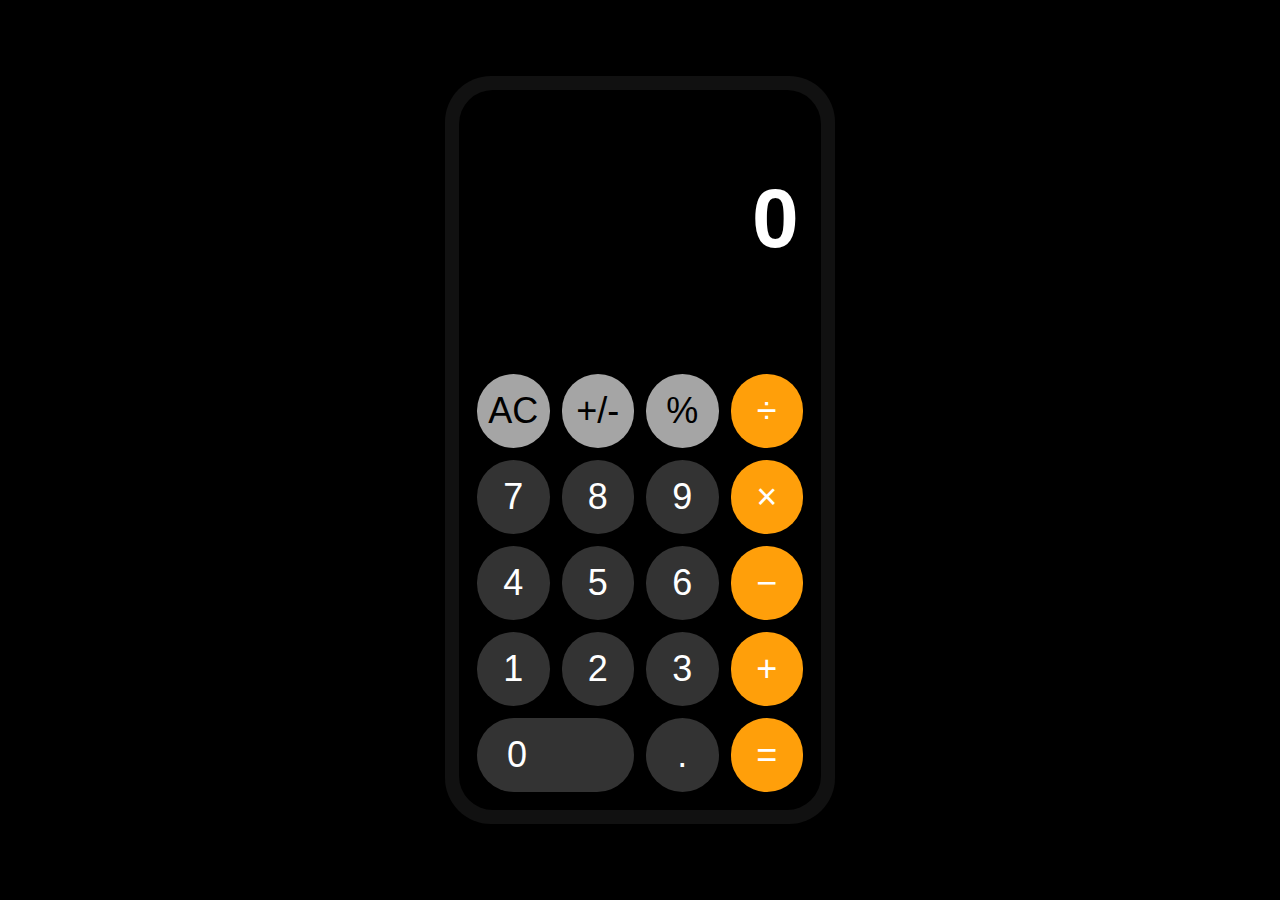
<file: cal-magic/index.html>
<!doctype html>
<html lang="zh-CN">
<head>
  <meta charset="UTF-8" />
  <meta name="viewport" content="width=device-width, initial-scale=1.0, viewport-fit=cover, user-scalable=no" />
  <meta name="apple-mobile-web-app-capable" content="yes" />
  <meta name="mobile-web-app-capable" content="yes" />
  <meta name="apple-mobile-web-app-status-bar-style" content="black-translucent" />
  <meta name="theme-color" content="#000000" />
  <title>表演计算器</title>
  <style>
    :root {
      --bg: #000;
      --num: #333;
      --num-active: #555;
      --func: #a5a5a5;
      --func-active: #d4d4d2;
      --op: #ff9f0a;
      --op-active: #ffbe66;
      --text: #fff;
      --text-dark: #000;
      --muted: #888;
    }

    * { box-sizing: border-box; -webkit-tap-highlight-color: transparent; }
    * { -webkit-user-select: none; user-select: none; }

    html, body {
      width: 100%;
      height: 100%;
      background: #000;
      overflow: hidden;
      overscroll-behavior: none;
    }

    body {
      margin: 0;
      min-height: 100dvh;
      display: grid;
      place-items: center;
      background: #000;
      font-family: -apple-system, BlinkMacSystemFont, "SF Pro Display", "PingFang SC", "Helvetica Neue", sans-serif;
      color: var(--text);
      touch-action: manipulation;
      position: fixed;
      inset: 0;
    }

    .phone {
      width: min(92vw, 390px);
      border-radius: 46px;
      background: #111;
      padding: 14px;
      box-shadow: 0 25px 80px rgba(0,0,0,.65);
    }

    .screen {
      border-radius: 34px;
      background: var(--bg);
      padding: 18px;
      min-height: 720px;
      max-height: 100dvh;
      display: flex;
      flex-direction: column;
      gap: 12px;
      overflow: hidden;
    }

    .status {
      height: 22px;
      font-size: 13px;
      color: var(--muted);
      display: flex;
      justify-content: space-between;
      align-items: center;
    }
    .status.hidden-ui {
      display: none;
    }

    .display-wrap {
      padding: 18px 6px 14px;
      min-height: 170px;
      display: grid;
      align-items: end;
    }

    .display {
      font-size: clamp(44px, 11vw, 76px);
      font-weight: 400;
      text-align: right;
      letter-spacing: -0.02em;
      line-height: 1.08;
      overflow: hidden;
      white-space: pre-wrap;
      word-break: break-all;
    }
    .display.current-only {
      font-size: clamp(48px, 12.1vw, 84px);
      font-weight: 700;
    }
    .display .expr-left {
      display: block;
      font-size: 0.86em;
      opacity: 0.9;
      line-height: 1.05;
      font-weight: 400;
    }
    .display .expr-right {
      display: block;
      font-size: 1.1em;
      line-height: 1.08;
      font-weight: 700;
    }

    .keys {
      display: grid;
      grid-template-columns: repeat(4, 1fr);
      gap: 12px;
      margin-top: auto;
    }

    button {
      border: 0;
      border-radius: 999px;
      height: 74px;
      font-size: 36px;
      font-weight: 400;
      color: var(--text);
      background: var(--num);
      cursor: pointer;
      user-select: none;
    }

    button:active { transform: scale(.97); }
    .fn { background: var(--func); color: var(--text-dark); }
    .op { background: var(--op); }
    .num:active { background: var(--num-active); }
    .fn:active { background: var(--func-active); }
    .op:active { background: var(--op-active); }
    .zero { grid-column: span 2; text-align: left; padding-left: 30px; }

    .panel {
      margin-top: 10px;
      display: flex;
      gap: 8px;
      align-items: center;
      flex-wrap: wrap;
      font-size: 13px;
      color: #bbb;
    }
    .panel.hidden-ui {
      display: none;
    }

    .panel button {
      height: 34px;
      font-size: 13px;
      border-radius: 10px;
      padding: 0 12px;
      background: #1f1f1f;
      color: #ddd;
    }

    .badge {
      border-radius: 999px;
      padding: 4px 10px;
      background: #1b1b1b;
    }

    .ok { color: #6ddf75; }
    .warn { color: #f5c05a; }

    @media (max-width: 420px) {
      .phone { width: 100vw; border-radius: 0; padding: 0; }
      .screen {
        border-radius: 0;
        min-height: 100dvh;
        padding-top: calc(18px + env(safe-area-inset-top));
        padding-bottom: calc(24px + env(safe-area-inset-bottom));
        padding-left: calc(18px + env(safe-area-inset-left));
        padding-right: calc(18px + env(safe-area-inset-right));
      }
      button { height: 70px; font-size: 38px; }
    }
  </style>
</head>
<body>
  <main class="phone">
    <section class="screen" id="touchArea">
      <div class="status hidden-ui">
        <span>表演模式</span>
        <span id="orientationText">模式: 常规</span>
      </div>

      <div class="display-wrap">
        <div class="display" id="display">0</div>
      </div>

      <div class="keys" id="keys">
        <button class="fn" data-action="clear">AC</button>
        <button class="fn" data-action="sign">+/-</button>
        <button class="fn" data-action="percent">%</button>
        <button class="op" data-action="operator" data-value="/">÷</button>

        <button class="num" data-action="digit" data-value="7">7</button>
        <button class="num" data-action="digit" data-value="8">8</button>
        <button class="num" data-action="digit" data-value="9">9</button>
        <button class="op" data-action="operator" data-value="*">×</button>

        <button class="num" data-action="digit" data-value="4">4</button>
        <button class="num" data-action="digit" data-value="5">5</button>
        <button class="num" data-action="digit" data-value="6">6</button>
        <button class="op" data-action="operator" data-value="-">−</button>

        <button class="num" data-action="digit" data-value="1">1</button>
        <button class="num" data-action="digit" data-value="2">2</button>
        <button class="num" data-action="digit" data-value="3">3</button>
        <button class="op" data-action="operator" data-value="+">+</button>

        <button class="num zero" data-action="digit" data-value="0">0</button>
        <button class="num" data-action="dot">.</button>
        <button class="op" data-action="equal">=</button>
      </div>

      <div class="panel hidden-ui">
        <button id="motionBtn">切换到表演模式</button>
        <span class="badge" id="stateText">状态: 常规输入</span>
      </div>
    </section>
  </main>

  <script>
    const displayEl = document.getElementById('display');
    const keysEl = document.getElementById('keys');
    const touchArea = document.getElementById('touchArea');
    const motionBtn = document.getElementById('motionBtn');
    const orientationText = document.getElementById('orientationText');
    const stateText = document.getElementById('stateText');

    const state = {
      display: '0',
      previous: null,
      operator: null,
      waitingForNext: false,
      performanceMode: false,
      performanceApplied: false,
      gravityBaseSign: null,
      isFaceDown: false,
      motionReady: false
    };

    function formatNumber(n) {
      if (!Number.isFinite(n)) return '错误';
      const text = String(n);
      if (text.length <= 12) return text;
      return Number(n).toPrecision(10).replace(/\.0+$|(?<=\..*?)0+$/, '');
    }

    function getDisplayNumber() {
      return Number(state.display);
    }

    function operatorSymbol(op) {
      if (op === '/') return '÷';
      if (op === '*') return '×';
      if (op === '-') return '−';
      if (op === '+') return '+';
      return '';
    }

    function getDisplayText() {
      if (state.operator && state.previous !== null) {
        const left = formatNumber(state.previous);
        const op = operatorSymbol(state.operator);
        if (state.waitingForNext) {
          return `${left}${op}`;
        }
        return `${left}${op}\n${state.display}`;
      }
      return state.display;
    }

    function escapeHtml(text) {
      return String(text)
        .replaceAll('&', '&amp;')
        .replaceAll('<', '&lt;')
        .replaceAll('>', '&gt;')
        .replaceAll('"', '&quot;')
        .replaceAll("'", '&#39;');
    }

    function updateDisplay() {
      if (state.operator && state.previous !== null && !state.waitingForNext) {
        const left = `${formatNumber(state.previous)}${operatorSymbol(state.operator)}`;
        const right = state.display;
        displayEl.classList.remove('current-only');
        displayEl.innerHTML = `<span class="expr-left">${escapeHtml(left)}</span><span class="expr-right">${escapeHtml(right)}</span>`;
        return;
      }
      displayEl.classList.add('current-only');
      displayEl.textContent = getDisplayText();
    }

    function updateClearKey() {
      const clearBtn = keysEl.querySelector('[data-action="clear"]');
      clearBtn.textContent = state.display === '0' && state.previous === null ? 'AC' : 'C';
    }

    function setStateLabel() {
      if (state.performanceMode) {
        stateText.innerHTML = '状态: <span class="warn">表演自动输入已启用</span>';
        orientationText.textContent = state.isFaceDown ? '模式: 表演(倒扣触发)' : '模式: 表演';
        motionBtn.textContent = '切换到常规模式';
      } else {
        stateText.innerHTML = '状态: <span class="ok">常规输入</span>';
        orientationText.textContent = state.motionReady ? '模式: 常规(重力监听中)' : '模式: 常规';
        motionBtn.textContent = '切换到表演模式';
      }
    }

    function specialInputEnabled() {
      return state.performanceMode;
    }

    function ensurePlusOperatorForPerformance() {
      if (state.operator !== null) return;
      inputOperator('+');
    }

    function toggleMode() {
      enableMotionTrackingFromGesture();
      state.performanceMode = !state.performanceMode;
      if (state.performanceMode) {
        state.performanceApplied = false;
        ensurePlusOperatorForPerformance();
      }
      setStateLabel();
    }

    function activatePerformanceModeByFaceDown() {
      if (state.performanceMode) return;
      state.performanceMode = true;
      state.performanceApplied = false;
      ensurePlusOperatorForPerformance();
      setStateLabel();
    }

    function deactivatePerformanceModeByFaceUp() {
      if (!state.performanceMode) return;
      state.performanceMode = false;
      setStateLabel();
    }

    function clearAll() {
      state.display = '0';
      state.previous = null;
      state.operator = null;
      state.waitingForNext = false;
      updateDisplay();
      updateClearKey();
    }

    function inputDigit(d) {
      if (state.waitingForNext) {
        state.display = d;
        state.waitingForNext = false;
      } else {
        state.display = state.display === '0' ? d : state.display + d;
      }
      updateDisplay();
      updateClearKey();
    }

    function inputDot() {
      if (state.waitingForNext) {
        state.display = '0.';
        state.waitingForNext = false;
      } else if (!state.display.includes('.')) {
        state.display += '.';
      }
      updateDisplay();
      updateClearKey();
    }

    function toggleSign() {
      if (state.display === '0') return;
      state.display = state.display.startsWith('-') ? state.display.slice(1) : '-' + state.display;
      updateDisplay();
    }

    function percent() {
      const value = getDisplayNumber() / 100;
      state.display = formatNumber(value);
      updateDisplay();
      updateClearKey();
    }

    function calc(a, b, op) {
      if (op === '+') return a + b;
      if (op === '-') return a - b;
      if (op === '*') return a * b;
      if (op === '/') return b === 0 ? NaN : a / b;
      return b;
    }

    function inputOperator(nextOp) {
      const inputValue = getDisplayNumber();

      if (state.previous === null) {
        state.previous = inputValue;
      } else if (state.operator && !state.waitingForNext) {
        const result = calc(state.previous, inputValue, state.operator);
        state.previous = result;
        state.display = formatNumber(result);
        updateDisplay();
      }

      state.operator = nextOp;
      state.waitingForNext = true;
      updateDisplay();
      updateClearKey();
    }

    function equals() {
      if (!state.operator || state.previous === null) return;
      const inputValue = getDisplayNumber();
      const result = calc(state.previous, inputValue, state.operator);
      state.display = formatNumber(result);
      state.previous = null;
      state.operator = null;
      state.waitingForNext = true;
      updateDisplay();
      updateClearKey();
    }

    function enterSequence(sequence) {
      let next = sequence.trim();
      if (!next) return;
      next = next.replace(/[^\d.-]/g, '');
      if (!next || next === '-' || next === '.') return;

      state.display = '0';
      state.previous = null;
      state.operator = null;
      state.waitingForNext = false;

      for (const ch of next) {
        if (ch >= '0' && ch <= '9') inputDigit(ch);
        else if (ch === '.') inputDot();
        else if (ch === '-') toggleSign();
      }
    }

    function currentYYMMDDHHmm() {
      const d = new Date();
      d.setMinutes(d.getMinutes() + (d.getSeconds() > 50 ? 1 : 0));
      const yy = String(d.getFullYear() % 100).padStart(2, '0');
      const mm = String(d.getMonth() + 1).padStart(2, '0');
      const dd = String(d.getDate()).padStart(2, '0');
      const hh = String(d.getHours()).padStart(2, '0');
      const mi = String(d.getMinutes()).padStart(2, '0');
      return yy + mm + dd + hh + mi;
    }

    function parseDisplayToBigInt(text) {
      const raw = String(text).trim();
      if (!raw) return 0n;

      if (/^-?\d+$/.test(raw)) {
        return BigInt(raw);
      }

      // If the display has decimals, truncate toward zero for integer subtraction.
      if (/^-?\d+\.\d+$/.test(raw)) {
        const negative = raw.startsWith('-');
        const intPart = raw.split('.')[0].replace('-', '') || '0';
        const value = BigInt(intPart);
        return negative ? -value : value;
      }

      return 0n;
    }

    function buildPerformanceNumber() {
      const timeValue = BigInt(currentYYMMDDHHmm());
      const currentValue = parseDisplayToBigInt(state.display);
      return (timeValue - currentValue).toString();
    }

    function applyPerformanceNumber() {
      if (state.performanceApplied) return;
      const result = buildPerformanceNumber();
      const digits = String(result).replace(/\D/g, '');
      if (!digits) return;
      for (const ch of digits) {
        inputDigit(ch);
      }
      state.performanceApplied = true;
    }

    function handleMotionForFaceDown(event) {
      const acc = event.accelerationIncludingGravity;
      if (!acc) return;
      const z = Number(acc.z);
      if (!Number.isFinite(z)) return;

      if (state.gravityBaseSign === null && Math.abs(z) > 6) {
        state.gravityBaseSign = Math.sign(z) || 1;
      }
      if (state.gravityBaseSign === null) return;

      const prev = state.isFaceDown;
      const currentSign = Math.sign(z) || state.gravityBaseSign;
      state.isFaceDown = Math.abs(z) > 7 && currentSign !== state.gravityBaseSign;
      if (!prev && state.isFaceDown) {
        activatePerformanceModeByFaceDown();
      } else if (prev && !state.isFaceDown) {
        deactivatePerformanceModeByFaceUp();
      } else if (!state.performanceMode) {
        setStateLabel();
      }
    }

    async function enableMotionTrackingFromGesture() {
      if (state.motionReady) return;
      if (typeof DeviceMotionEvent === 'undefined') return;

      let granted = true;
      if (typeof DeviceMotionEvent.requestPermission === 'function') {
        try {
          granted = (await DeviceMotionEvent.requestPermission()) === 'granted';
        } catch (err) {
          granted = false;
        }
      }
      if (!granted) return;

      window.addEventListener('devicemotion', handleMotionForFaceDown, { passive: true });
      state.motionReady = true;
      setStateLabel();
    }

    keysEl.addEventListener('click', (e) => {
      if (state.performanceMode) return;
      const btn = e.target.closest('button');
      if (!btn) return;
      const action = btn.dataset.action;
      const value = btn.dataset.value;

      if (action === 'digit') inputDigit(value);
      else if (action === 'dot') inputDot();
      else if (action === 'clear') clearAll();
      else if (action === 'sign') toggleSign();
      else if (action === 'percent') percent();
      else if (action === 'operator') inputOperator(value);
      else if (action === 'equal') equals();
    });

    motionBtn.addEventListener('click', toggleMode);
    document.addEventListener('touchstart', enableMotionTrackingFromGesture, { passive: true, once: true });
    document.addEventListener('mousedown', enableMotionTrackingFromGesture, { once: true });

    touchArea.addEventListener('touchstart', (e) => {
      if (!specialInputEnabled()) return;
      if (e.target.closest('#motionBtn')) return;
      applyPerformanceNumber();
    }, { passive: true });

    touchArea.addEventListener('mousedown', (e) => {
      if (!specialInputEnabled()) return;
      if (e.target.closest('#motionBtn')) return;
      applyPerformanceNumber();
    });

    enableMotionTrackingFromGesture();
    clearAll();
    setStateLabel();
  </script>
</body>
</html>
</file>
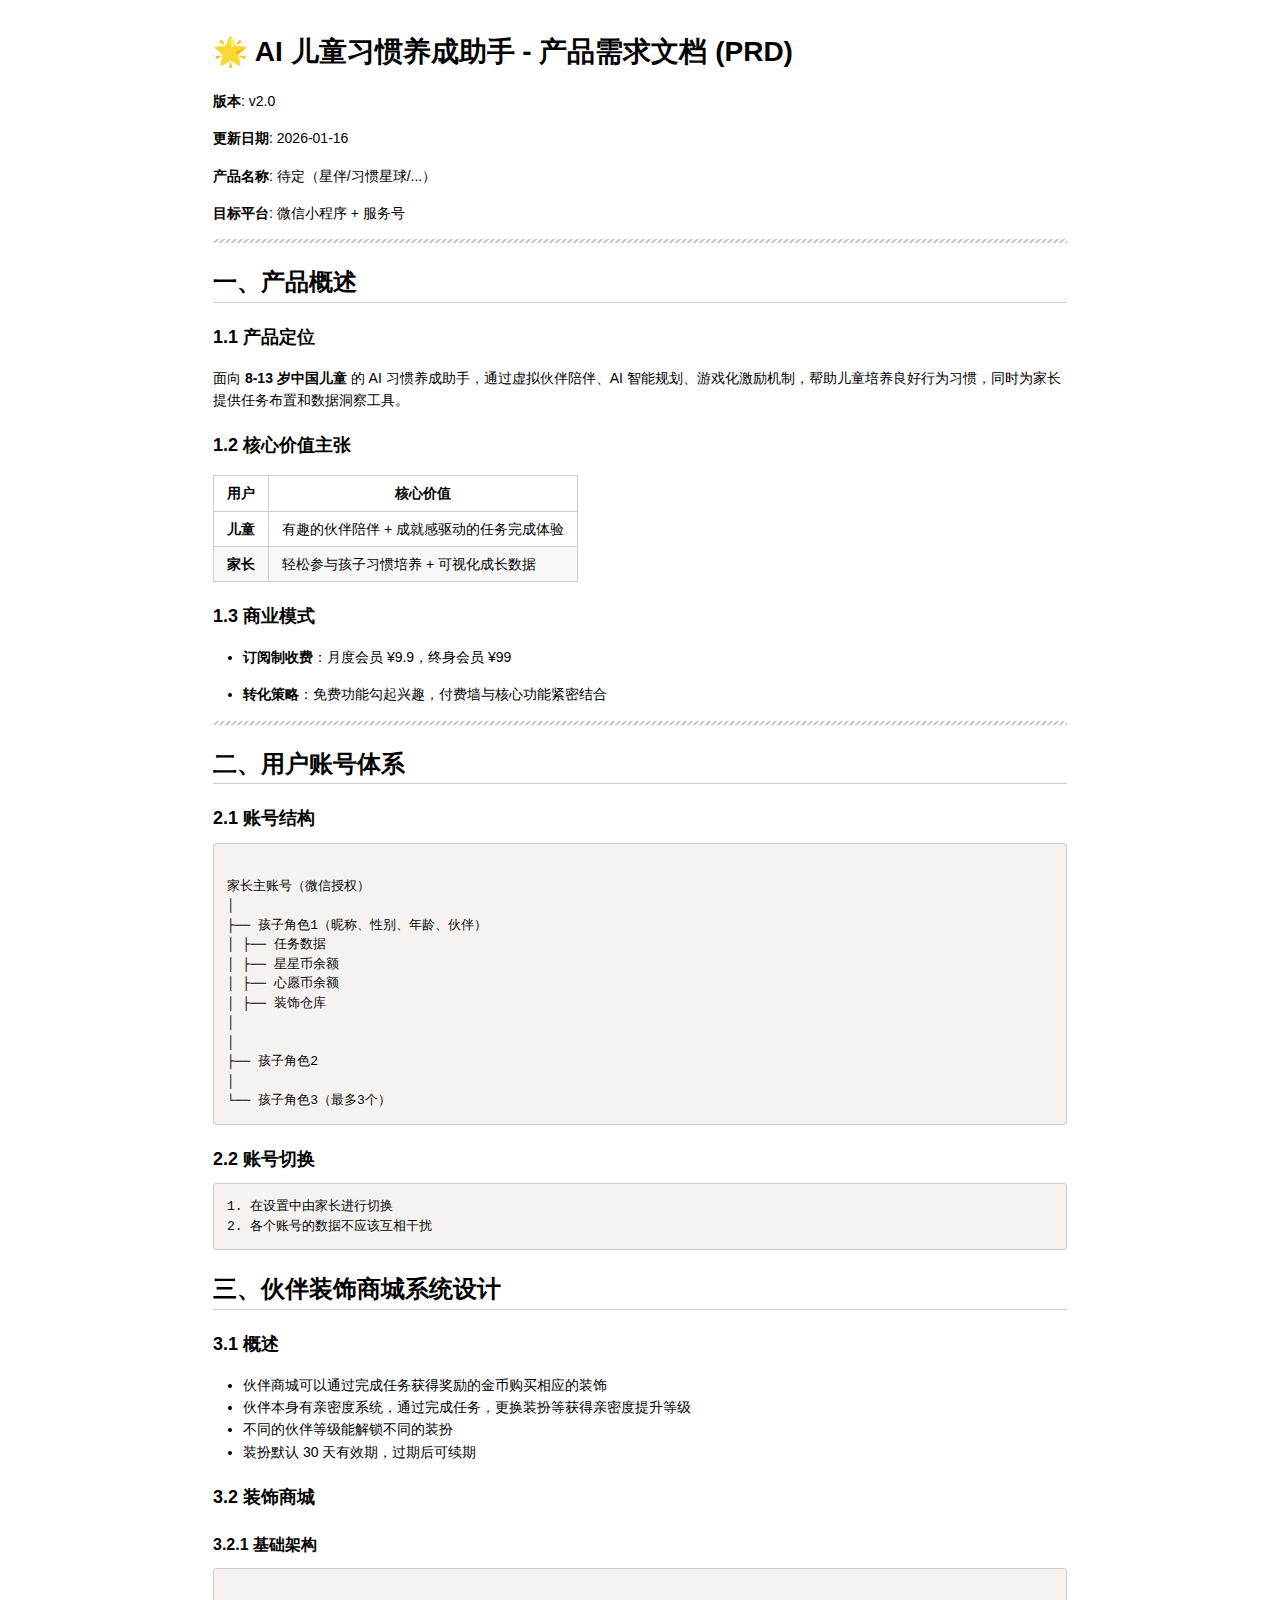
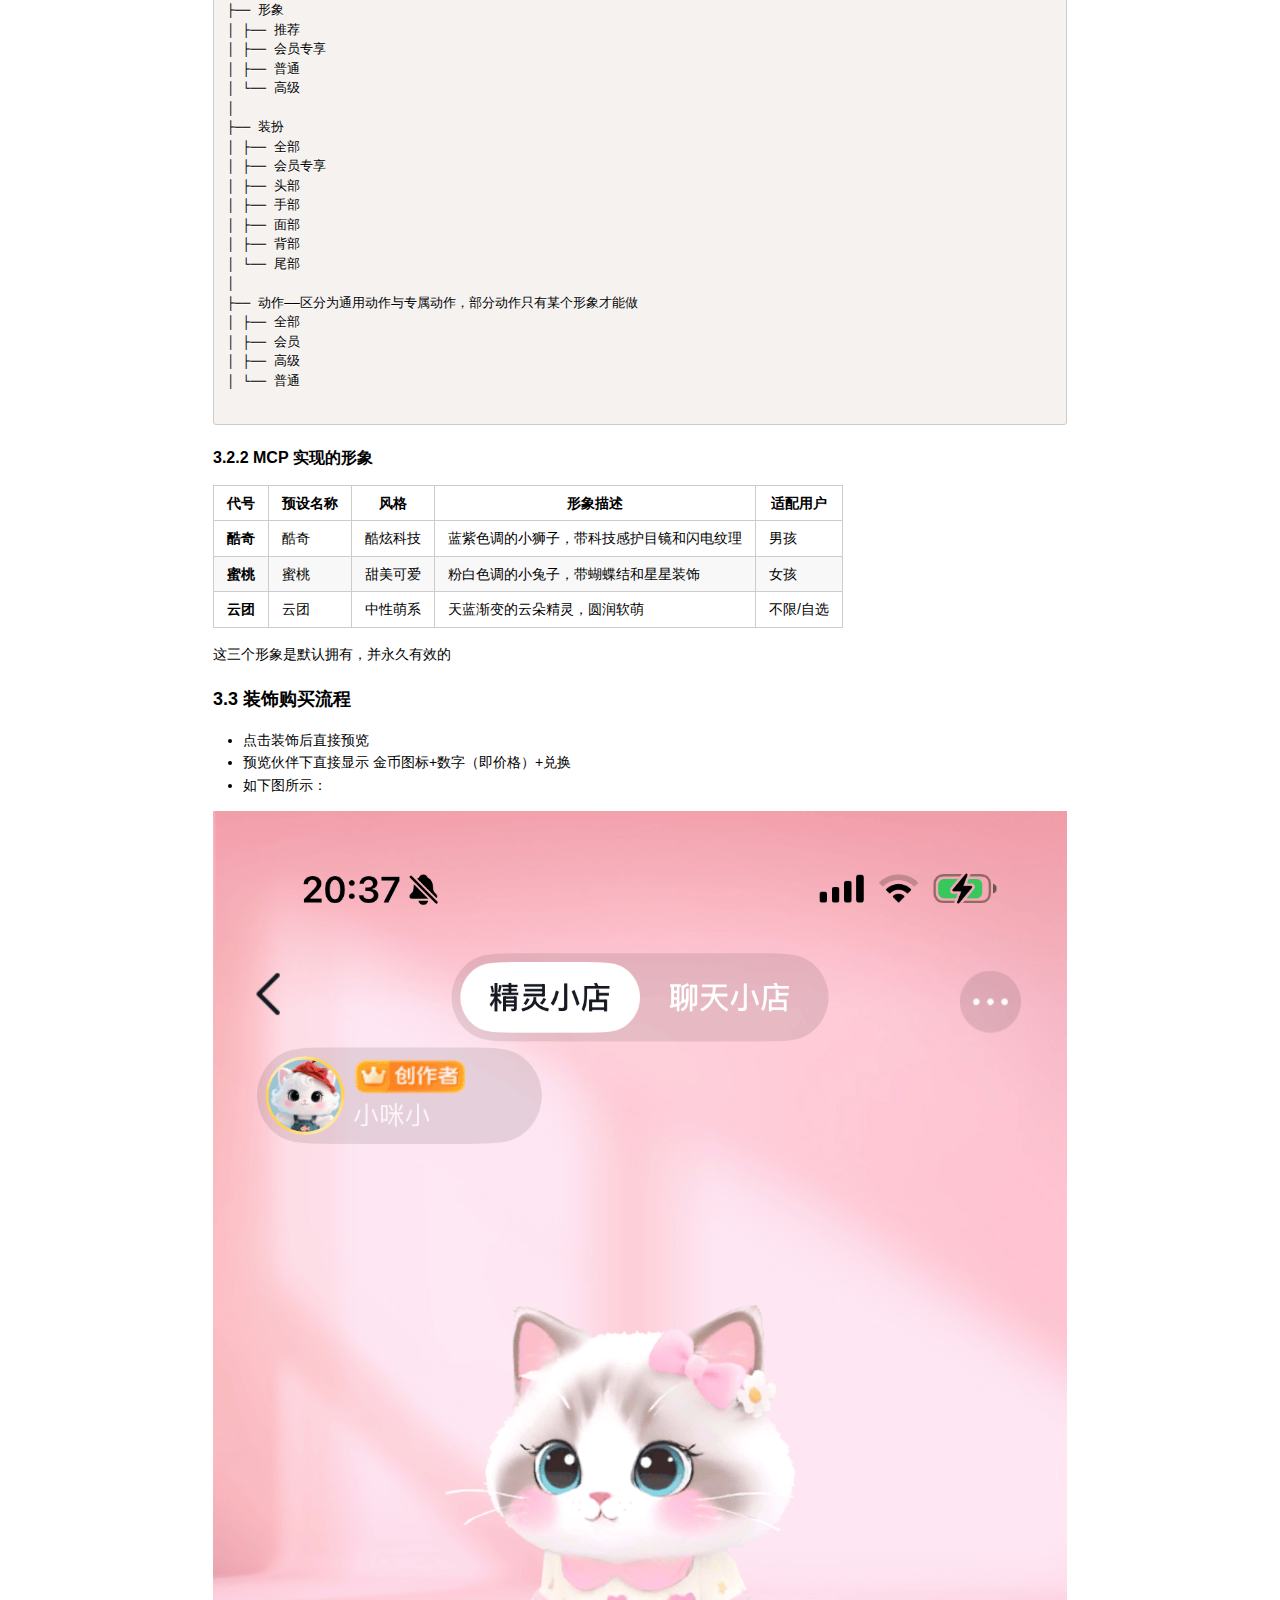
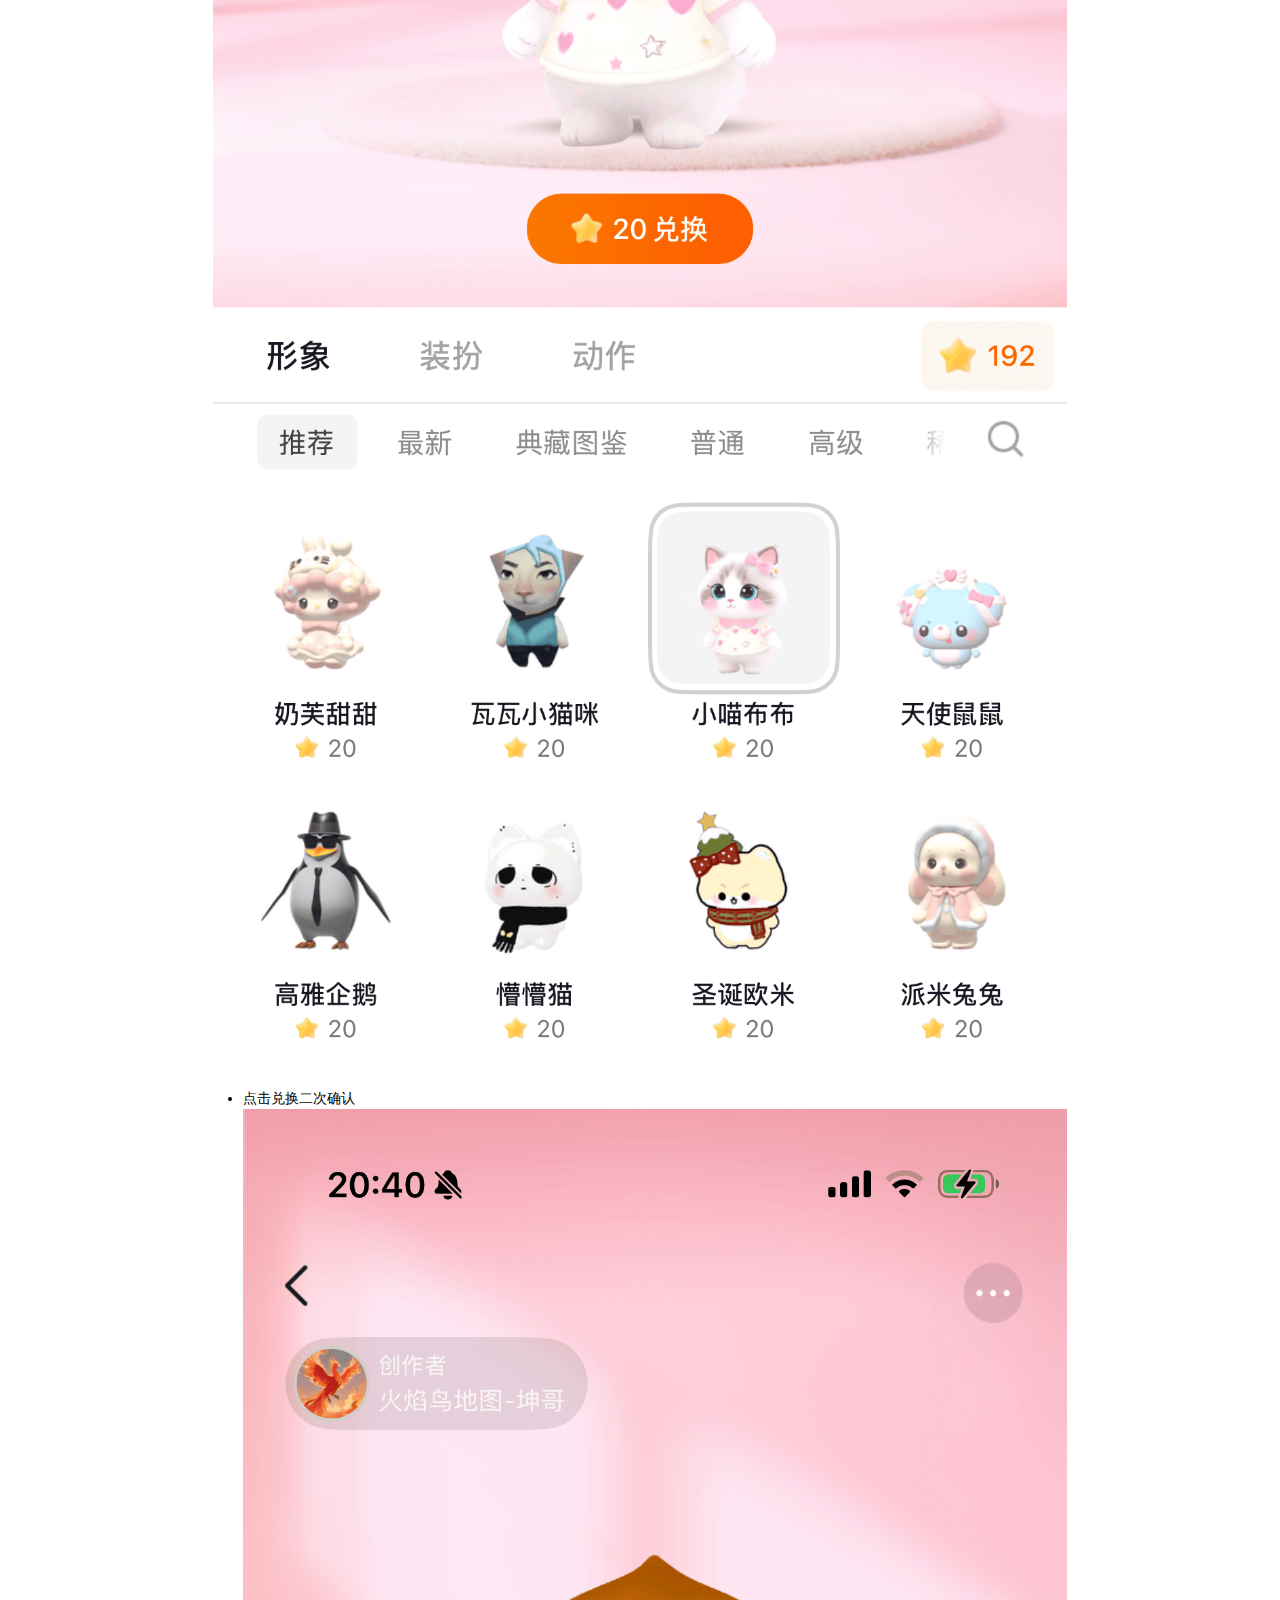
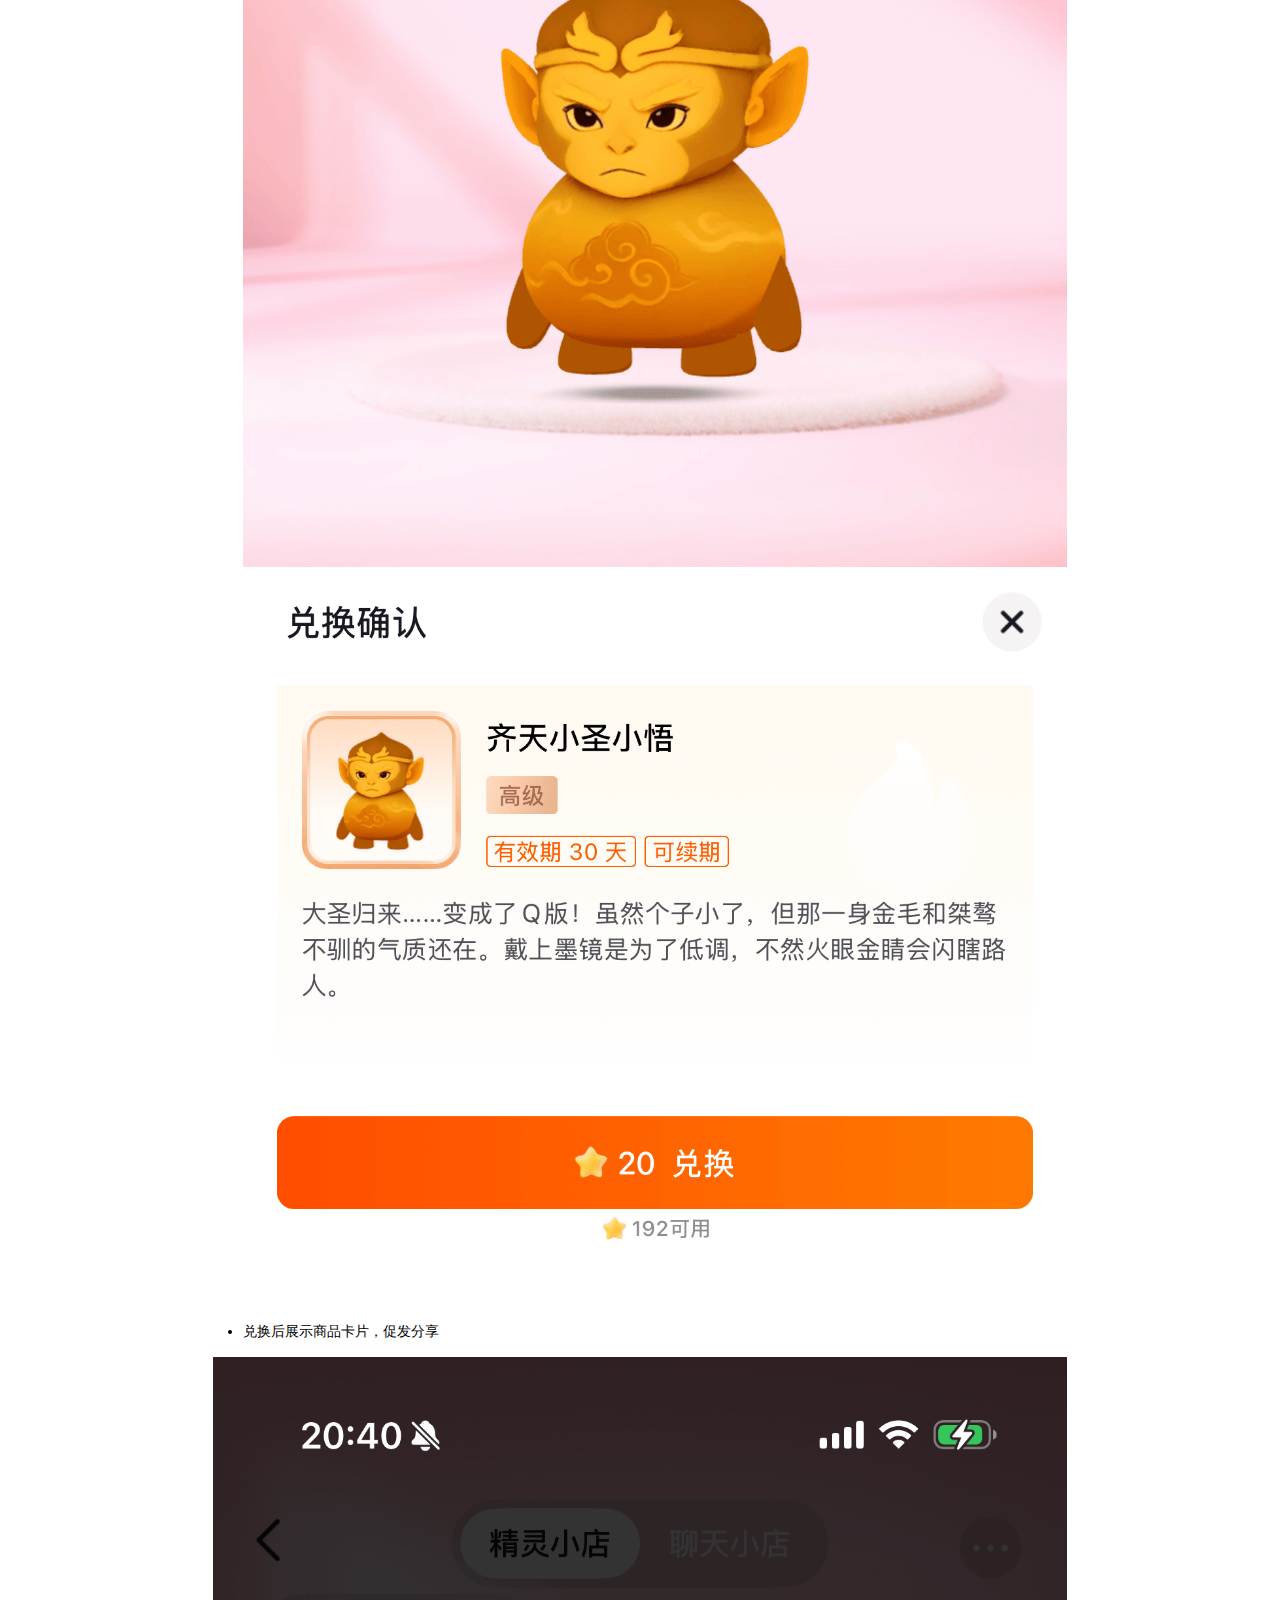
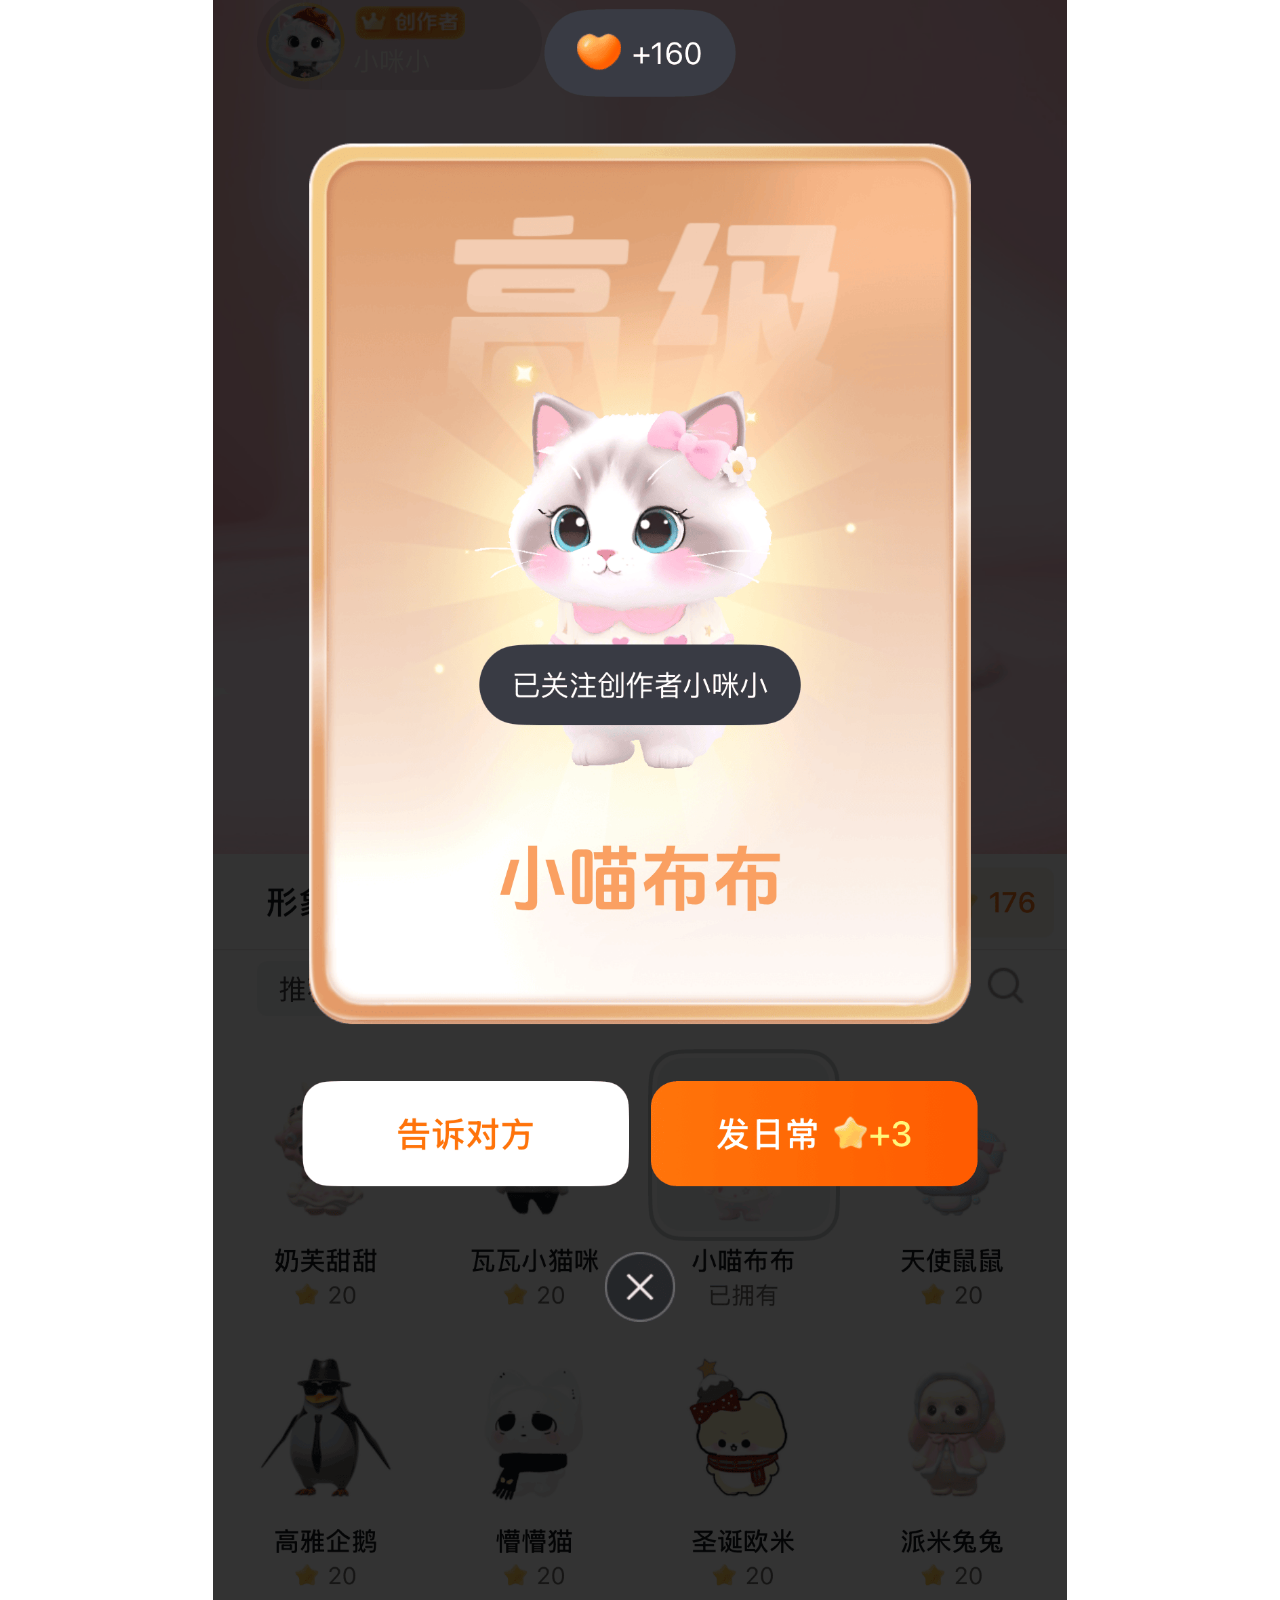
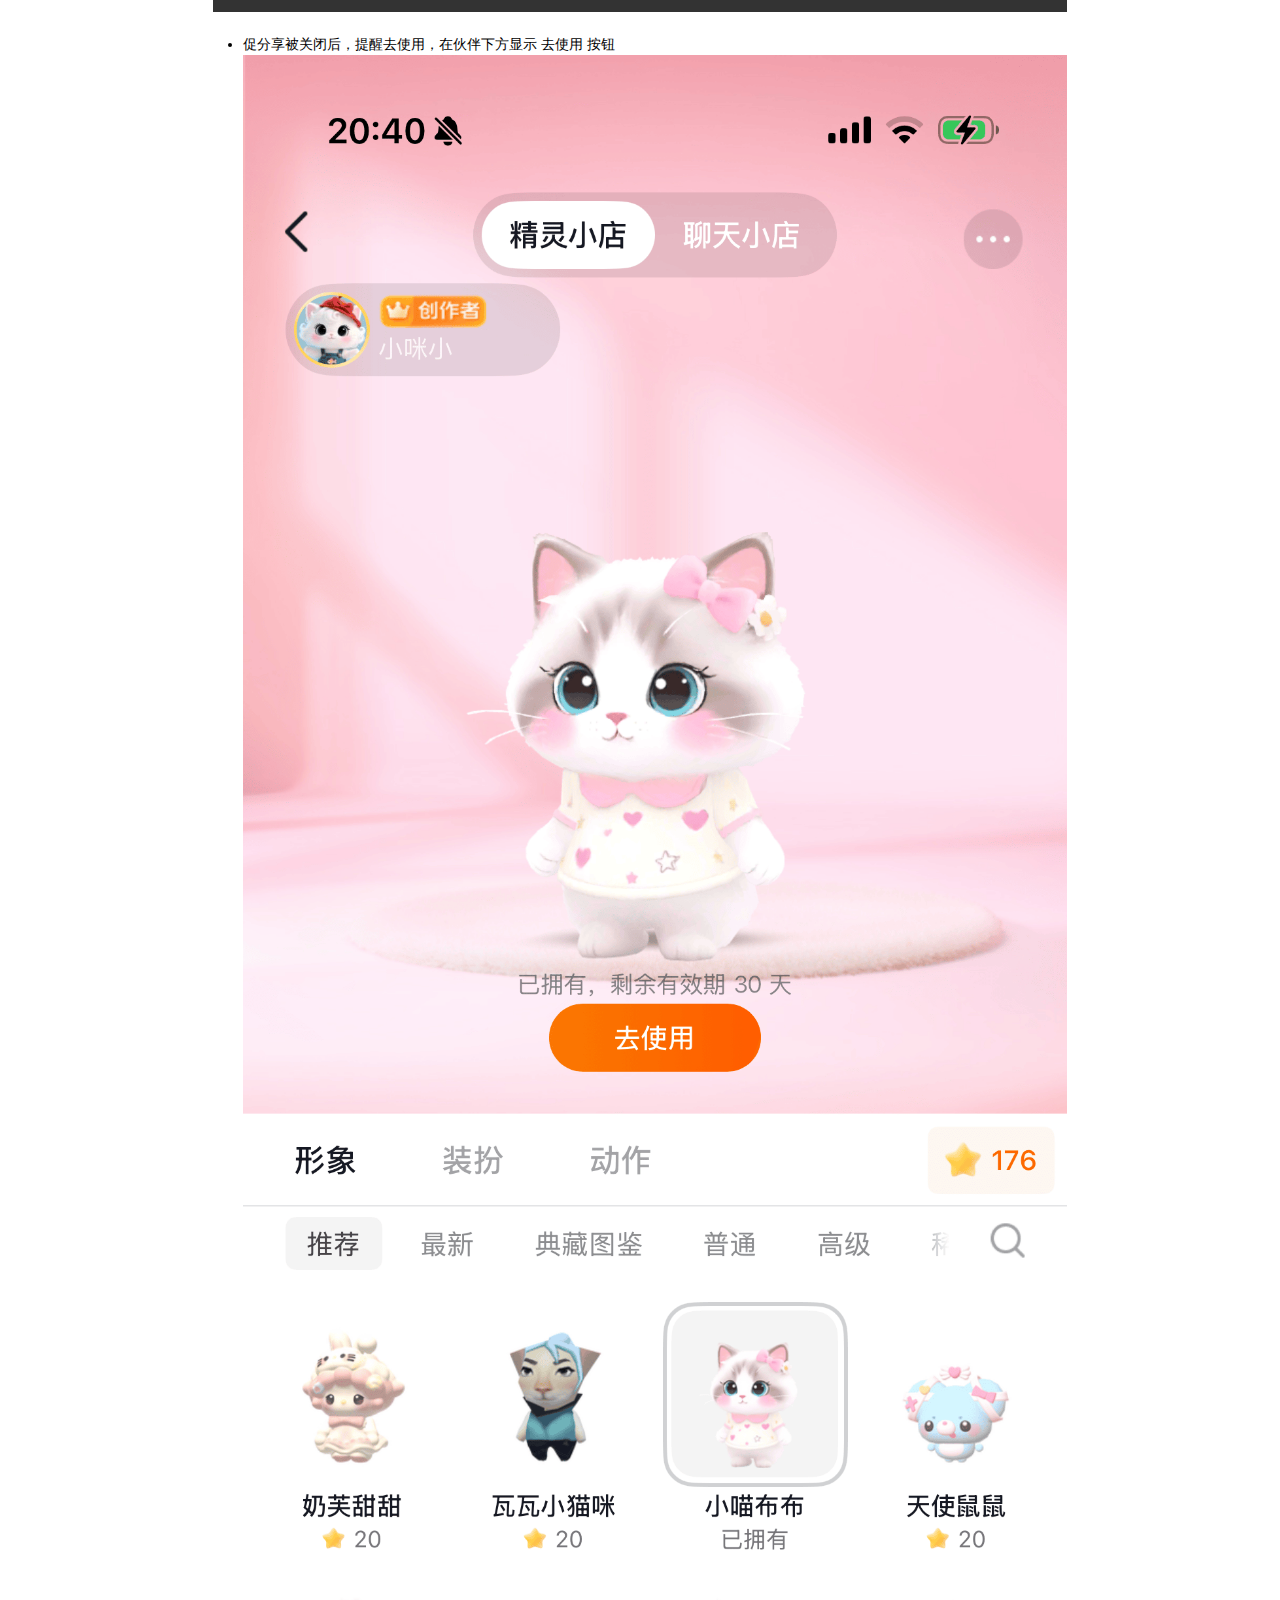
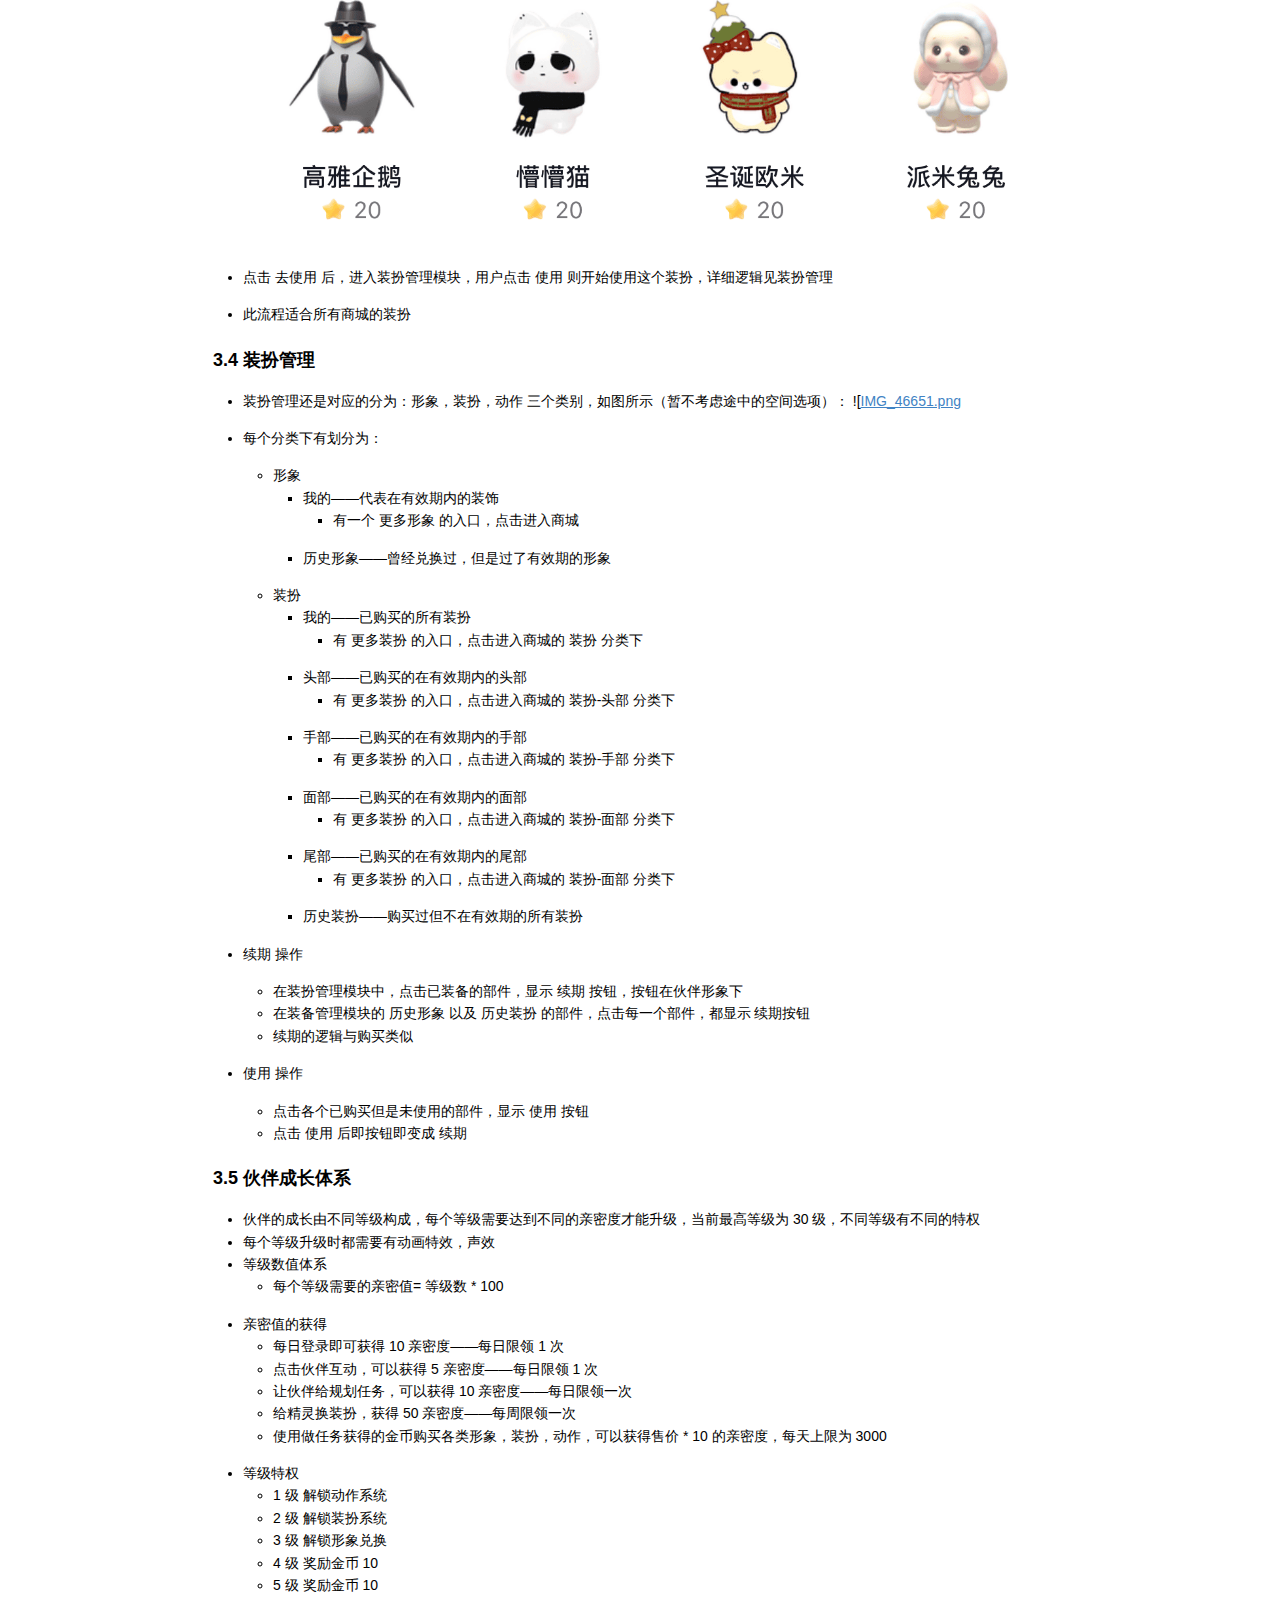
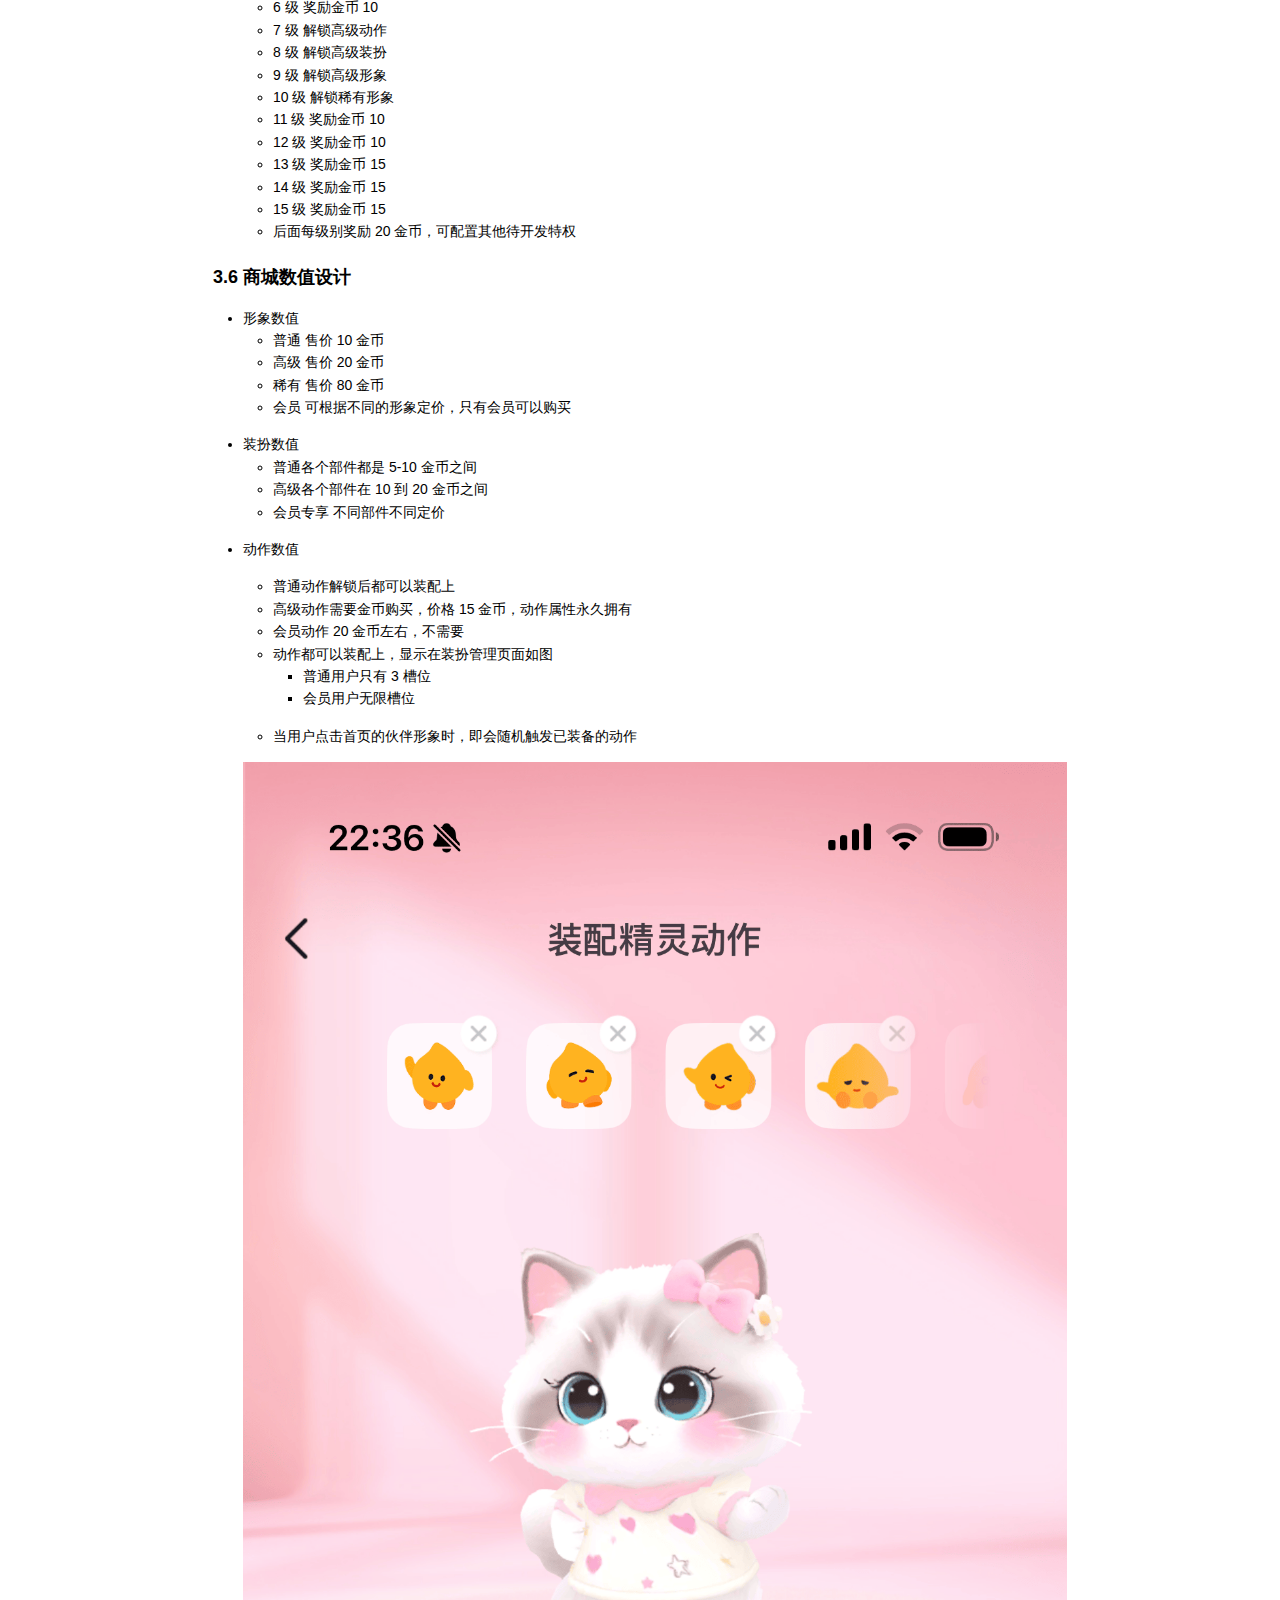
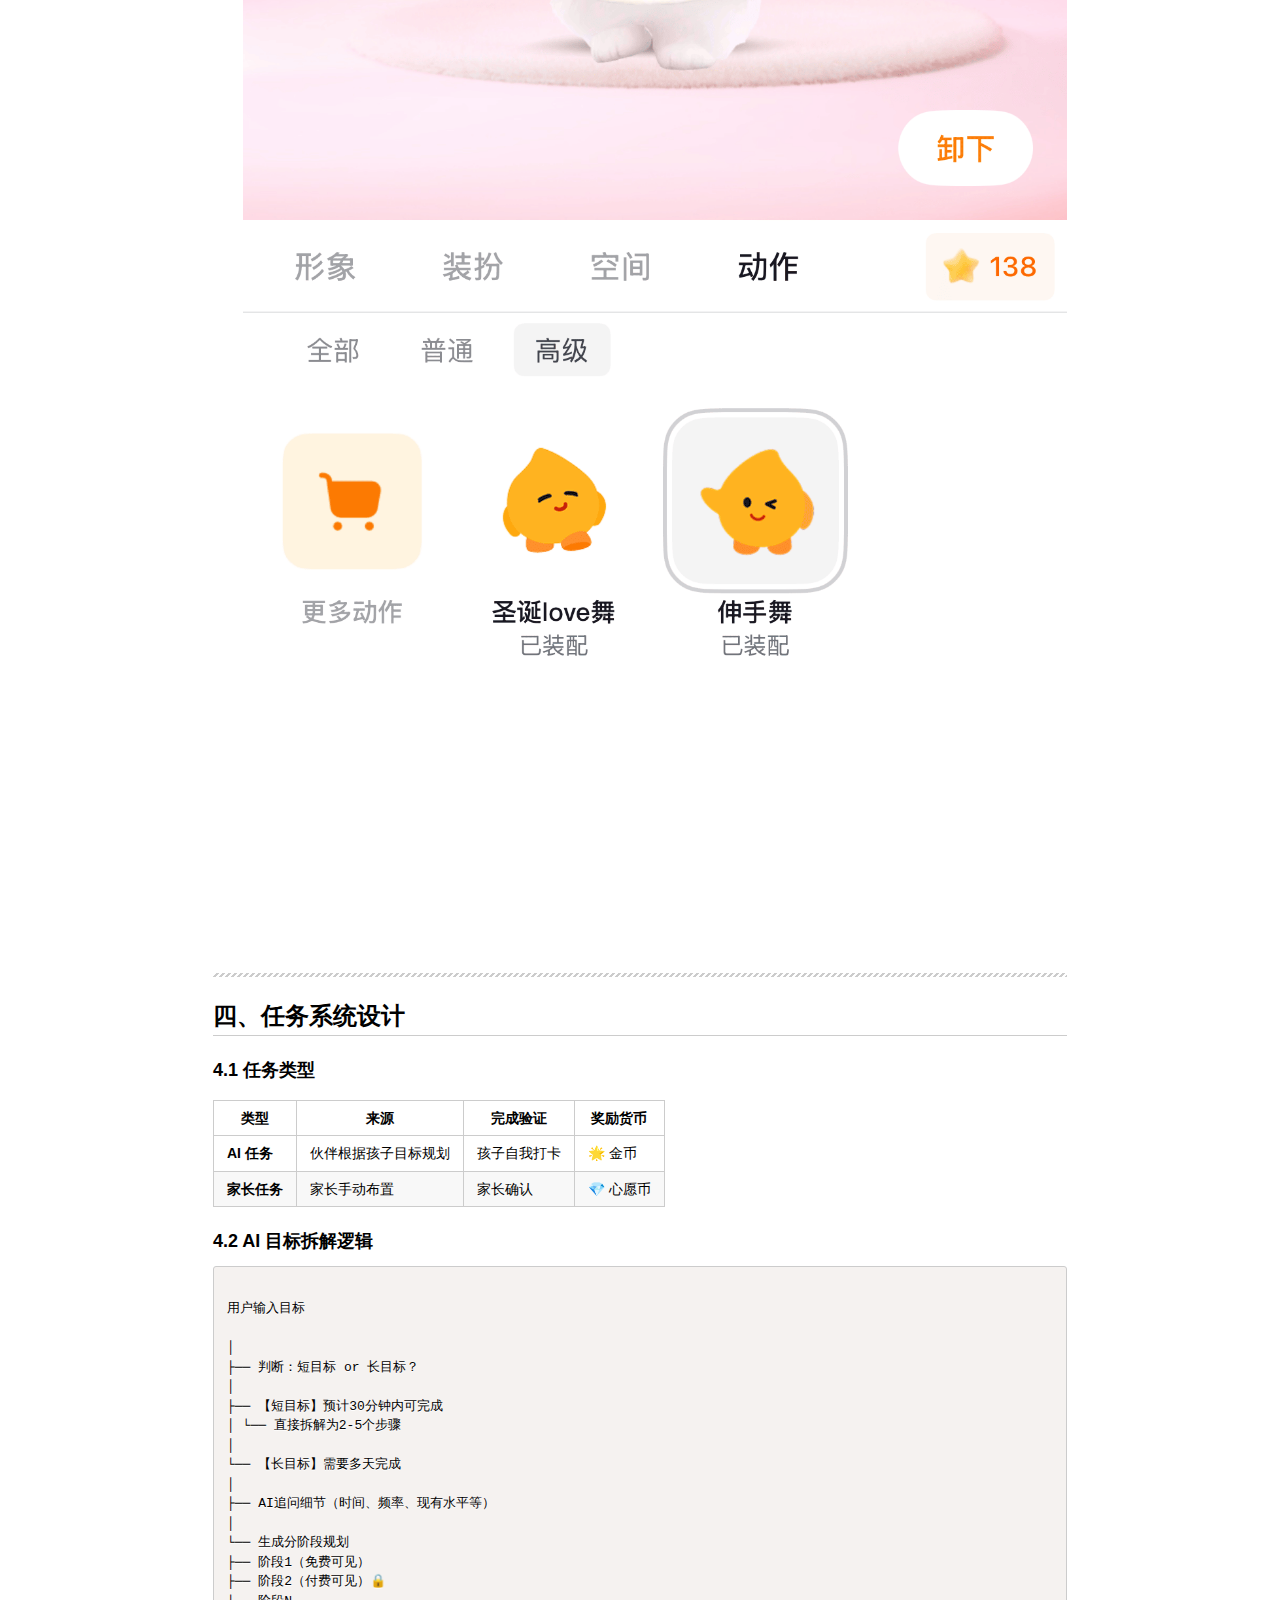
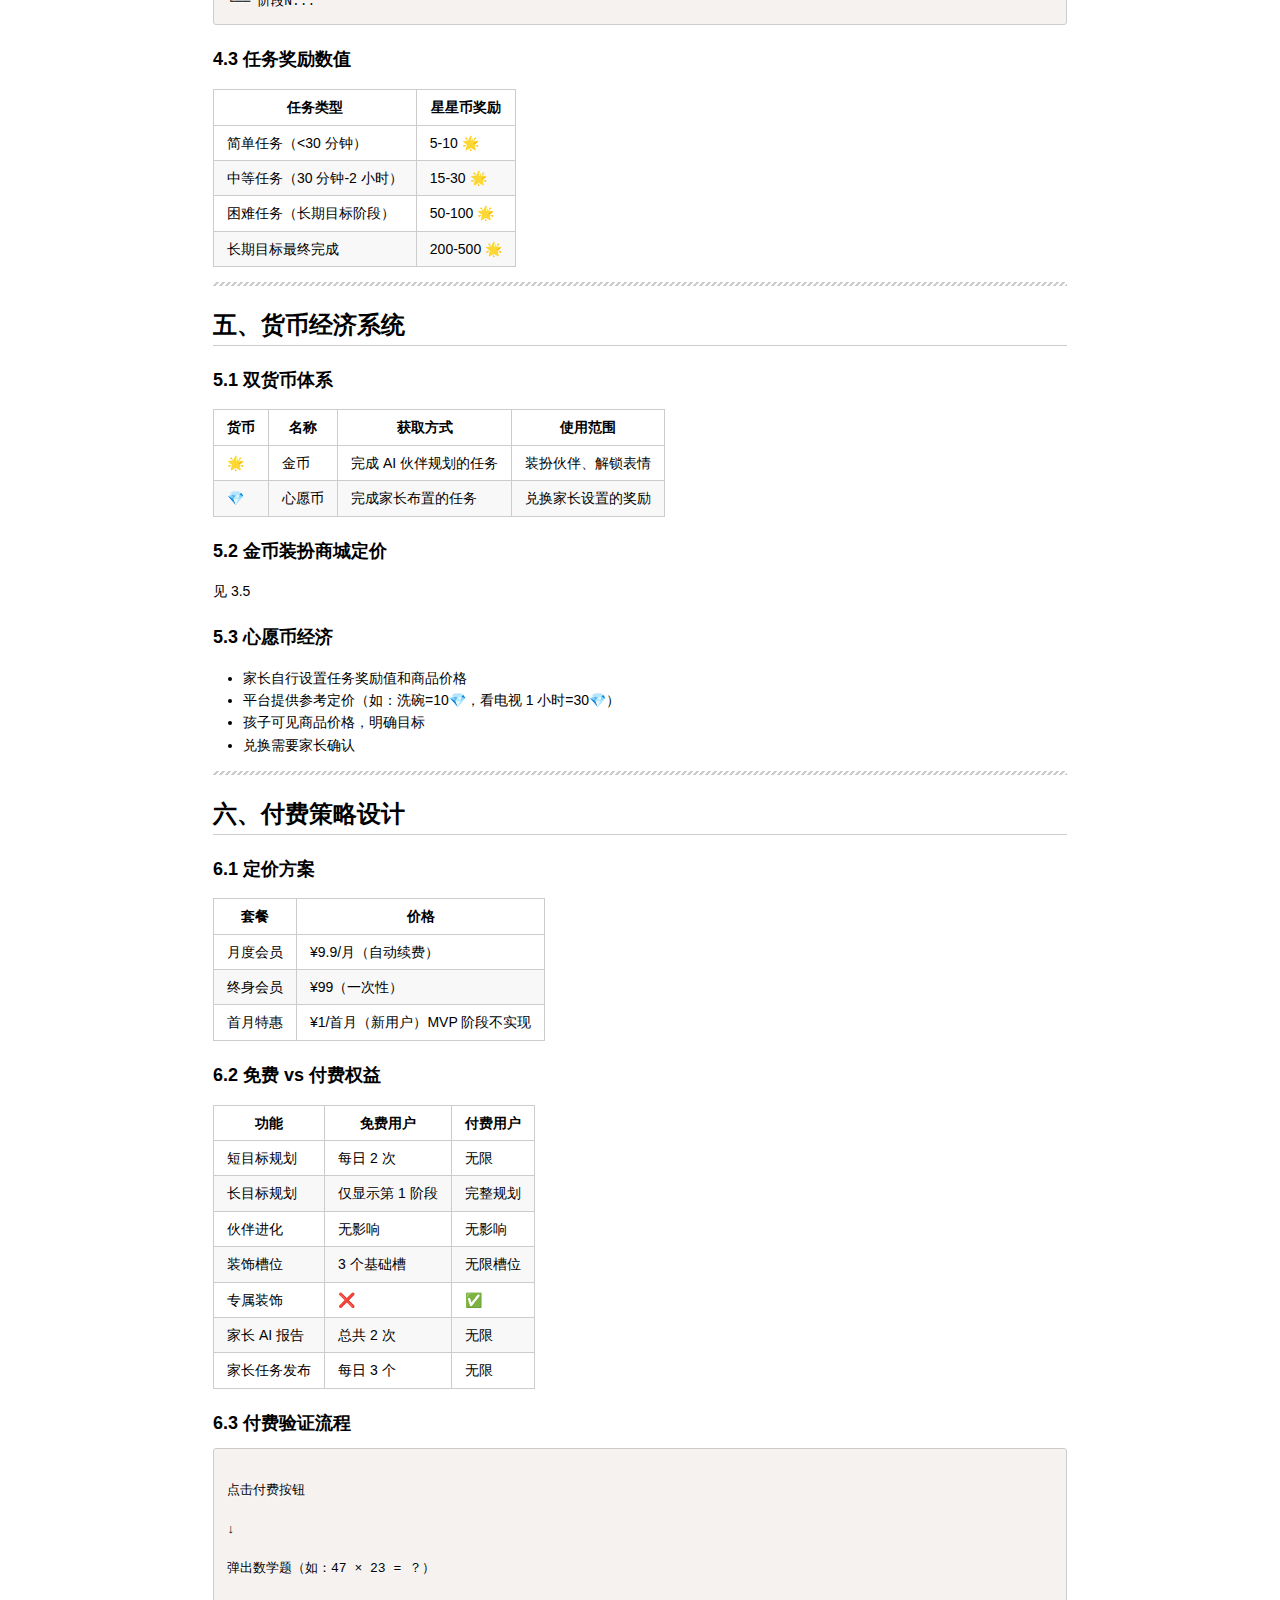
<file: prd-2.0/index.html>
<!DOCTYPE html>
<html>

<head>

<meta charset="utf-8">
<meta name="viewport" content="width=device-width, initial-scale=1.0, user-scalable=yes">
<title>PRD V2.0</title>


<style type="text/css">
body {
  font-family: Helvetica, arial, sans-serif;
  font-size: 14px;
  line-height: 1.6;
  padding-top: 10px;
  padding-bottom: 10px;
  background-color: white;
  padding: 30px; }

body > *:first-child {
  margin-top: 0 !important; }
body > *:last-child {
  margin-bottom: 0 !important; }

a {
  color: #4183C4; }
a.absent {
  color: #cc0000; }
a.anchor {
  display: block;
  padding-left: 30px;
  margin-left: -30px;
  cursor: pointer;
  position: absolute;
  top: 0;
  left: 0;
  bottom: 0; }

h1, h2, h3, h4, h5, h6 {
  margin: 20px 0 10px;
  padding: 0;
  font-weight: bold;
  -webkit-font-smoothing: antialiased;
  cursor: text;
  position: relative; }

h1:hover a.anchor, h2:hover a.anchor, h3:hover a.anchor, h4:hover a.anchor, h5:hover a.anchor, h6:hover a.anchor {
  background: url([data-uri]) no-repeat 10px center;
  text-decoration: none; }

h1 tt, h1 code {
  font-size: inherit; }

h2 tt, h2 code {
  font-size: inherit; }

h3 tt, h3 code {
  font-size: inherit; }

h4 tt, h4 code {
  font-size: inherit; }

h5 tt, h5 code {
  font-size: inherit; }

h6 tt, h6 code {
  font-size: inherit; }

h1 {
  font-size: 28px;
  color: black; }

h2 {
  font-size: 24px;
  border-bottom: 1px solid #cccccc;
  color: black; }

h3 {
  font-size: 18px; }

h4 {
  font-size: 16px; }

h5 {
  font-size: 14px; }

h6 {
  color: #777777;
  font-size: 14px; }

p, blockquote, ul, ol, dl, li, table, pre {
  margin: 15px 0; }

hr {
  background: transparent url([data-uri]) repeat-x 0 0;
  border: 0 none;
  color: #cccccc;
  height: 4px;
  padding: 0;
}

body > h2:first-child {
  margin-top: 0;
  padding-top: 0; }
body > h1:first-child {
  margin-top: 0;
  padding-top: 0; }
  body > h1:first-child + h2 {
    margin-top: 0;
    padding-top: 0; }
body > h3:first-child, body > h4:first-child, body > h5:first-child, body > h6:first-child {
  margin-top: 0;
  padding-top: 0; }

a:first-child h1, a:first-child h2, a:first-child h3, a:first-child h4, a:first-child h5, a:first-child h6 {
  margin-top: 0;
  padding-top: 0; }

h1 p, h2 p, h3 p, h4 p, h5 p, h6 p {
  margin-top: 0; }

li p.first {
  display: inline-block; }
li {
  margin: 0; }
ul, ol {
  padding-left: 30px; }

ul :first-child, ol :first-child {
  margin-top: 0; }

dl {
  padding: 0; }
  dl dt {
    font-size: 14px;
    font-weight: bold;
    font-style: italic;
    padding: 0;
    margin: 15px 0 5px; }
    dl dt:first-child {
      padding: 0; }
    dl dt > :first-child {
      margin-top: 0; }
    dl dt > :last-child {
      margin-bottom: 0; }
  dl dd {
    margin: 0 0 15px;
    padding: 0 15px; }
    dl dd > :first-child {
      margin-top: 0; }
    dl dd > :last-child {
      margin-bottom: 0; }

blockquote {
  border-left: 4px solid #dddddd;
  padding: 0 15px;
  color: #777777; }
  blockquote > :first-child {
    margin-top: 0; }
  blockquote > :last-child {
    margin-bottom: 0; }

table {
  padding: 0;border-collapse: collapse; }
  table tr {
    border-top: 1px solid #cccccc;
    background-color: white;
    margin: 0;
    padding: 0; }
    table tr:nth-child(2n) {
      background-color: #f8f8f8; }
    table tr th {
      font-weight: bold;
      border: 1px solid #cccccc;
      margin: 0;
      padding: 6px 13px; }
    table tr td {
      border: 1px solid #cccccc;
      margin: 0;
      padding: 6px 13px; }
    table tr th :first-child, table tr td :first-child {
      margin-top: 0; }
    table tr th :last-child, table tr td :last-child {
      margin-bottom: 0; }

img {
  max-width: 100%; }

span.frame {
  display: block;
  overflow: hidden; }
  span.frame > span {
    border: 1px solid #dddddd;
    display: block;
    float: left;
    overflow: hidden;
    margin: 13px 0 0;
    padding: 7px;
    width: auto; }
  span.frame span img {
    display: block;
    float: left; }
  span.frame span span {
    clear: both;
    color: #333333;
    display: block;
    padding: 5px 0 0; }
span.align-center {
  display: block;
  overflow: hidden;
  clear: both; }
  span.align-center > span {
    display: block;
    overflow: hidden;
    margin: 13px auto 0;
    text-align: center; }
  span.align-center span img {
    margin: 0 auto;
    text-align: center; }
span.align-right {
  display: block;
  overflow: hidden;
  clear: both; }
  span.align-right > span {
    display: block;
    overflow: hidden;
    margin: 13px 0 0;
    text-align: right; }
  span.align-right span img {
    margin: 0;
    text-align: right; }
span.float-left {
  display: block;
  margin-right: 13px;
  overflow: hidden;
  float: left; }
  span.float-left span {
    margin: 13px 0 0; }
span.float-right {
  display: block;
  margin-left: 13px;
  overflow: hidden;
  float: right; }
  span.float-right > span {
    display: block;
    overflow: hidden;
    margin: 13px auto 0;
    text-align: right; }

code, tt {
  margin: 0 2px;
  padding: 0 5px;
  white-space: nowrap;
  border: 1px solid #eaeaea;
  background-color: #f8f8f8;
  border-radius: 3px; }

pre code {
  margin: 0;
  padding: 0;
  white-space: pre;
  border: none;
  background: transparent; }

.highlight pre {
  background-color: #f8f8f8;
  border: 1px solid #cccccc;
  font-size: 13px;
  line-height: 19px;
  overflow: auto;
  padding: 6px 10px;
  border-radius: 3px; }

pre {
  background-color: #f8f8f8;
  border: 1px solid #cccccc;
  font-size: 13px;
  line-height: 19px;
  overflow: auto;
  padding: 6px 10px;
  border-radius: 3px; }
  pre code, pre tt {
    background-color: transparent;
    border: none; }

sup {
    font-size: 0.83em;
    vertical-align: super;
    line-height: 0;
}

kbd {
  display: inline-block;
  padding: 3px 5px;
  font-size: 11px;
  line-height: 10px;
  color: #555;
  vertical-align: middle;
  background-color: #fcfcfc;
  border: solid 1px #ccc;
  border-bottom-color: #bbb;
  border-radius: 3px;
  box-shadow: inset 0 -1px 0 #bbb
}

* {
	-webkit-print-color-adjust: exact;
}
@media screen and (min-width: 914px) {
    body {
        width: 854px;
        margin:0 auto;
    }
}
@media print {
	table, pre {
		page-break-inside: avoid;
	}
	pre {
		word-wrap: break-word;
	}
  body {
    padding: 2cm; 
  }
}
</style>

<style type="text/css">
/**
 * prism.js default theme for JavaScript, CSS and HTML
 * Based on dabblet (http://dabblet.com)
 * @author Lea Verou
 */

code[class*="language-"],
pre[class*="language-"] {
	color: black;
	background: none;
	text-shadow: 0 1px white;
	font-family: Consolas, Monaco, 'Andale Mono', 'Ubuntu Mono', monospace;
	text-align: left;
	white-space: pre;
	word-spacing: normal;
	word-break: normal;
	word-wrap: normal;
	line-height: 1.5;

	-moz-tab-size: 4;
	-o-tab-size: 4;
	tab-size: 4;

	-webkit-hyphens: none;
	-moz-hyphens: none;
	-ms-hyphens: none;
	hyphens: none;
}

pre[class*="language-"]::-moz-selection, pre[class*="language-"] ::-moz-selection,
code[class*="language-"]::-moz-selection, code[class*="language-"] ::-moz-selection {
	text-shadow: none;
	background: #b3d4fc;
}

pre[class*="language-"]::selection, pre[class*="language-"] ::selection,
code[class*="language-"]::selection, code[class*="language-"] ::selection {
	text-shadow: none;
	background: #b3d4fc;
}

@media print {
	code[class*="language-"],
	pre[class*="language-"] {
		text-shadow: none;
	}
}

/* Code blocks */
pre[class*="language-"] {
	padding: 1em;
	margin: .5em 0;
	overflow: auto;
}

:not(pre) > code[class*="language-"],
pre[class*="language-"] {
	background: #f5f2f0;
}

/* Inline code */
:not(pre) > code[class*="language-"] {
	padding: .1em;
	border-radius: .3em;
	white-space: normal;
}

.token.comment,
.token.prolog,
.token.doctype,
.token.cdata {
	color: slategray;
}

.token.punctuation {
	color: #999;
}

.namespace {
	opacity: .7;
}

.token.property,
.token.tag,
.token.boolean,
.token.number,
.token.constant,
.token.symbol,
.token.deleted {
	color: #905;
}

.token.selector,
.token.attr-name,
.token.string,
.token.char,
.token.builtin,
.token.inserted {
	color: #690;
}

.token.operator,
.token.entity,
.token.url,
.language-css .token.string,
.style .token.string {
	color: #a67f59;
	background: hsla(0, 0%, 100%, .5);
}

.token.atrule,
.token.attr-value,
.token.keyword {
	color: #07a;
}

.token.function {
	color: #DD4A68;
}

.token.regex,
.token.important,
.token.variable {
	color: #e90;
}

.token.important,
.token.bold {
	font-weight: bold;
}
.token.italic {
	font-style: italic;
}

.token.entity {
	cursor: help;
}
</style>


</head>

<body>

<h1 id="toc_0">🌟 AI 儿童习惯养成助手 - 产品需求文档 (PRD)</h1>

<p><strong>版本</strong>: v2.0</p>

<p><strong>更新日期</strong>: 2026-01-16</p>

<p><strong>产品名称</strong>: 待定（星伴/习惯星球/...）</p>

<p><strong>目标平台</strong>: 微信小程序 + 服务号</p>

<hr>

<h2 id="toc_1">一、产品概述</h2>

<h3 id="toc_2">1.1 产品定位</h3>

<p>面向 <strong>8-13 岁中国儿童</strong> 的 AI 习惯养成助手，通过虚拟伙伴陪伴、AI 智能规划、游戏化激励机制，帮助儿童培养良好行为习惯，同时为家长提供任务布置和数据洞察工具。</p>

<h3 id="toc_3">1.2 核心价值主张</h3>

<table>
<thead>
<tr>
<th>用户</th>
<th>核心价值</th>
</tr>
</thead>

<tbody>
<tr>
<td><strong>儿童</strong></td>
<td>有趣的伙伴陪伴 + 成就感驱动的任务完成体验</td>
</tr>
<tr>
<td><strong>家长</strong></td>
<td>轻松参与孩子习惯培养 + 可视化成长数据</td>
</tr>
</tbody>
</table>

<h3 id="toc_4">1.3 商业模式</h3>

<ul>
<li><p><strong>订阅制收费</strong>：月度会员 ¥9.9，终身会员 ¥99</p></li>
<li><p><strong>转化策略</strong>：免费功能勾起兴趣，付费墙与核心功能紧密结合</p></li>
</ul>

<hr>

<h2 id="toc_5">二、用户账号体系</h2>

<h3 id="toc_6">2.1 账号结构</h3>

<div><pre><code class="language-none">
家长主账号（微信授权）
│
├── 孩子角色1（昵称、性别、年龄、伙伴）
│ ├── 任务数据
│ ├── 星星币余额
│ ├── 心愿币余额
│ ├── 装饰仓库
│
│
├── 孩子角色2
│
└── 孩子角色3（最多3个）
</code></pre></div>

<h3 id="toc_7">2.2 账号切换</h3>

<div><pre><code class="language-none">1. 在设置中由家长进行切换
2. 各个账号的数据不应该互相干扰</code></pre></div>

<h2 id="toc_8">三、伙伴装饰商城系统设计</h2>

<h3 id="toc_9">3.1 概述</h3>

<ul>
<li>  伙伴商城可以通过完成任务获得奖励的金币购买相应的装饰</li>
<li>  伙伴本身有亲密度系统，通过完成任务，更换装扮等获得亲密度提升等级</li>
<li>  不同的伙伴等级能解锁不同的装扮</li>
<li>  装扮默认 30 天有效期，过期后可续期</li>
</ul>

<h3 id="toc_10">3.2 装饰商城</h3>

<h4 id="toc_11">3.2.1 基础架构</h4>

<div><pre><code class="language-none">
├── 形象
│ ├── 推荐
│ ├── 会员专享
│ ├── 普通
│ └── 高级
│
├── 装扮
│ ├── 全部
│ ├── 会员专享
│ ├── 头部
│ ├── 手部
│ ├── 面部
│ ├── 背部
│ └── 尾部
│
├── 动作——区分为通用动作与专属动作，部分动作只有某个形象才能做
│ ├── 全部
│ ├── 会员
│ ├── 高级
│ └── 普通

</code></pre></div>

<h4 id="toc_12">3.2.2 MCP 实现的形象</h4>

<table>
<thead>
<tr>
<th>代号</th>
<th>预设名称</th>
<th>风格</th>
<th>形象描述</th>
<th>适配用户</th>
</tr>
</thead>

<tbody>
<tr>
<td><strong>酷奇</strong></td>
<td>酷奇</td>
<td>酷炫科技</td>
<td>蓝紫色调的小狮子，带科技感护目镜和闪电纹理</td>
<td>男孩</td>
</tr>
<tr>
<td><strong>蜜桃</strong></td>
<td>蜜桃</td>
<td>甜美可爱</td>
<td>粉白色调的小兔子，带蝴蝶结和星星装饰</td>
<td>女孩</td>
</tr>
<tr>
<td><strong>云团</strong></td>
<td>云团</td>
<td>中性萌系</td>
<td>天蓝渐变的云朵精灵，圆润软萌</td>
<td>不限/自选</td>
</tr>
</tbody>
</table>

<p>这三个形象是默认拥有，并永久有效的</p>

<h3 id="toc_13">3.3 装饰购买流程</h3>

<ul>
<li>  点击装饰后直接预览</li>
<li>  预览伙伴下直接显示 金币图标+数字（即价格）+兑换</li>
<li>  如下图所示：</li>
</ul>

<p><img src="IMG_4660.png" alt="IMG_4660.png"></p>

<ul>
<li><p>点击兑换二次确认
<img src="IMG_4662.png" alt="IMG_4662.png"></p></li>
<li><p>兑换后展示商品卡片，促发分享</p></li>
</ul>

<p><img src="IMG_4663.png" alt="IMG_4663.png"></p>

<ul>
<li><p>促分享被关闭后，提醒去使用，在伙伴下方显示 去使用 按钮
<img src="IMG_4664.png" alt="IMG_4664.png"></p></li>
<li><p>点击 去使用 后，进入装扮管理模块，用户点击 使用 则开始使用这个装扮，详细逻辑见装扮管理</p></li>
<li><p>此流程适合所有商城的装扮</p></li>
</ul>

<h3 id="toc_14">3.4 装扮管理</h3>

<ul>
<li><p>装扮管理还是对应的分为：形象，装扮，动作 三个类别，如图所示（暂不考虑途中的空间选项）：
![<a href="1.png">IMG_46651.png</a></p></li>
<li><p>每个分类下有划分为：</p>

<ul>
<li>  形象

<ul>
<li>  我的——代表在有效期内的装饰

<ul>
<li>  有一个 更多形象 的入口，点击进入商城</li>
</ul></li>
<li>  历史形象——曾经兑换过，但是过了有效期的形象</li>
</ul></li>
<li>  装扮

<ul>
<li>  我的——已购买的所有装扮

<ul>
<li>  有 更多装扮 的入口，点击进入商城的 装扮 分类下</li>
</ul></li>
<li>  头部——已购买的在有效期内的头部

<ul>
<li>  有 更多装扮 的入口，点击进入商城的 装扮-头部 分类下</li>
</ul></li>
<li>  手部——已购买的在有效期内的手部

<ul>
<li>  有 更多装扮 的入口，点击进入商城的 装扮-手部 分类下</li>
</ul></li>
<li>  面部——已购买的在有效期内的面部

<ul>
<li>  有 更多装扮 的入口，点击进入商城的 装扮-面部 分类下</li>
</ul></li>
<li>  尾部——已购买的在有效期内的尾部

<ul>
<li>  有 更多装扮 的入口，点击进入商城的 装扮-面部 分类下</li>
</ul></li>
<li>  历史装扮——购买过但不在有效期的所有装扮</li>
</ul></li>
</ul></li>
<li><p>续期 操作</p>

<ul>
<li>  在装扮管理模块中，点击已装备的部件，显示 续期 按钮，按钮在伙伴形象下</li>
<li>  在装备管理模块的 历史形象 以及 历史装扮 的部件，点击每一个部件，都显示 续期按钮</li>
<li>  续期的逻辑与购买类似</li>
</ul></li>
<li><p>使用 操作</p>

<ul>
<li>  点击各个已购买但是未使用的部件，显示 使用 按钮</li>
<li>  点击 使用 后即按钮即变成 续期</li>
</ul></li>
</ul>

<h3 id="toc_15">3.5 伙伴成长体系</h3>

<ul>
<li>  伙伴的成长由不同等级构成，每个等级需要达到不同的亲密度才能升级，当前最高等级为 30 级，不同等级有不同的特权</li>
<li>  每个等级升级时都需要有动画特效，声效</li>
<li>  等级数值体系

<ul>
<li>  每个等级需要的亲密值= 等级数 * 100</li>
</ul></li>
<li>  亲密值的获得

<ul>
<li>  每日登录即可获得 10 亲密度——每日限领 1 次</li>
<li>  点击伙伴互动，可以获得 5 亲密度——每日限领 1 次</li>
<li>  让伙伴给规划任务，可以获得 10 亲密度——每日限领一次</li>
<li>  给精灵换装扮，获得 50 亲密度——每周限领一次</li>
<li>  使用做任务获得的金币购买各类形象，装扮，动作，可以获得售价 * 10 的亲密度，每天上限为 3000</li>
</ul></li>
<li>  等级特权

<ul>
<li>  1 级 解锁动作系统</li>
<li>  2 级 解锁装扮系统</li>
<li>  3 级 解锁形象兑换</li>
<li>  4 级 奖励金币 10</li>
<li>  5 级 奖励金币 10</li>
<li>  6 级 奖励金币 10</li>
<li>  7 级 解锁高级动作</li>
<li>  8 级 解锁高级装扮</li>
<li>  9 级 解锁高级形象</li>
<li>  10 级 解锁稀有形象</li>
<li>  11 级 奖励金币 10</li>
<li>  12 级 奖励金币 10</li>
<li>  13 级 奖励金币 15</li>
<li>  14 级 奖励金币 15</li>
<li>  15 级 奖励金币 15</li>
<li>  后面每级别奖励 20 金币，可配置其他待开发特权</li>
</ul></li>
</ul>

<h3 id="toc_16">3.6 商城数值设计</h3>

<ul>
<li>  形象数值

<ul>
<li>  普通 售价 10 金币</li>
<li>  高级 售价 20 金币</li>
<li>  稀有 售价 80 金币</li>
<li>  会员 可根据不同的形象定价，只有会员可以购买</li>
</ul></li>
<li>  装扮数值

<ul>
<li>  普通各个部件都是 5-10 金币之间</li>
<li>  高级各个部件在 10 到 20 金币之间</li>
<li>  会员专享 不同部件不同定价</li>
</ul></li>
<li><p>动作数值</p>

<ul>
<li>  普通动作解锁后都可以装配上</li>
<li>  高级动作需要金币购买，价格 15 金币，动作属性永久拥有</li>
<li>  会员动作 20 金币左右，不需要</li>
<li>  动作都可以装配上，显示在装扮管理页面如图

<ul>
<li>  普通用户只有 3 槽位</li>
<li>  会员用户无限槽位</li>
</ul></li>
<li>  当用户点击首页的伙伴形象时，即会随机触发已装备的动作</li>
</ul>

<p><img src="IMG_4671.png" alt="IMG_4671.png"></p></li>
</ul>

<hr>

<h2 id="toc_17">四、任务系统设计</h2>

<h3 id="toc_18">4.1 任务类型</h3>

<table>
<thead>
<tr>
<th>类型</th>
<th>来源</th>
<th>完成验证</th>
<th>奖励货币</th>
</tr>
</thead>

<tbody>
<tr>
<td><strong>AI 任务</strong></td>
<td>伙伴根据孩子目标规划</td>
<td>孩子自我打卡</td>
<td>🌟 金币</td>
</tr>
<tr>
<td><strong>家长任务</strong></td>
<td>家长手动布置</td>
<td>家长确认</td>
<td>💎 心愿币</td>
</tr>
</tbody>
</table>

<h3 id="toc_19">4.2 AI 目标拆解逻辑</h3>

<div><pre><code class="language-none">
用户输入目标

│
├── 判断：短目标 or 长目标？
│
├── 【短目标】预计30分钟内可完成
│ └── 直接拆解为2-5个步骤
│
└── 【长目标】需要多天完成
│
├── AI追问细节（时间、频率、现有水平等）
│
└── 生成分阶段规划
├── 阶段1（免费可见）
├── 阶段2（付费可见）🔒
└── 阶段N...
</code></pre></div>

<h3 id="toc_20">4.3 任务奖励数值</h3>

<table>
<thead>
<tr>
<th>任务类型</th>
<th>星星币奖励</th>
</tr>
</thead>

<tbody>
<tr>
<td>简单任务（&lt;30 分钟）</td>
<td>5-10 🌟</td>
</tr>
<tr>
<td>中等任务（30 分钟-2 小时）</td>
<td>15-30 🌟</td>
</tr>
<tr>
<td>困难任务（长期目标阶段）</td>
<td>50-100 🌟</td>
</tr>
<tr>
<td>长期目标最终完成</td>
<td>200-500 🌟</td>
</tr>
</tbody>
</table>

<hr>

<h2 id="toc_21">五、货币经济系统</h2>

<h3 id="toc_22">5.1 双货币体系</h3>

<table>
<thead>
<tr>
<th>货币</th>
<th>名称</th>
<th>获取方式</th>
<th>使用范围</th>
</tr>
</thead>

<tbody>
<tr>
<td>🌟</td>
<td>金币</td>
<td>完成 AI 伙伴规划的任务</td>
<td>装扮伙伴、解锁表情</td>
</tr>
<tr>
<td>💎</td>
<td>心愿币</td>
<td>完成家长布置的任务</td>
<td>兑换家长设置的奖励</td>
</tr>
</tbody>
</table>

<h3 id="toc_23">5.2 金币装扮商城定价</h3>

<p>见 3.5</p>

<h3 id="toc_24">5.3 心愿币经济</h3>

<ul>
<li>  家长自行设置任务奖励值和商品价格</li>
<li>  平台提供参考定价（如：洗碗=10💎，看电视 1 小时=30💎）</li>
<li>  孩子可见商品价格，明确目标</li>
<li>  兑换需要家长确认</li>
</ul>

<hr>

<h2 id="toc_25">六、付费策略设计</h2>

<h3 id="toc_26">6.1 定价方案</h3>

<table>
<thead>
<tr>
<th>套餐</th>
<th>价格</th>
</tr>
</thead>

<tbody>
<tr>
<td>月度会员</td>
<td>¥9.9/月（自动续费）</td>
</tr>
<tr>
<td>终身会员</td>
<td>¥99（一次性）</td>
</tr>
<tr>
<td>首月特惠</td>
<td>¥1/首月（新用户）MVP 阶段不实现</td>
</tr>
</tbody>
</table>

<h3 id="toc_27">6.2 免费 vs 付费权益</h3>

<table>
<thead>
<tr>
<th>功能</th>
<th>免费用户</th>
<th>付费用户</th>
</tr>
</thead>

<tbody>
<tr>
<td>短目标规划</td>
<td>每日 2 次</td>
<td>无限</td>
</tr>
<tr>
<td>长目标规划</td>
<td>仅显示第 1 阶段</td>
<td>完整规划</td>
</tr>
<tr>
<td>伙伴进化</td>
<td>无影响</td>
<td>无影响</td>
</tr>
<tr>
<td>装饰槽位</td>
<td>3 个基础槽</td>
<td>无限槽位</td>
</tr>
<tr>
<td>专属装饰</td>
<td>❌</td>
<td>✅</td>
</tr>
<tr>
<td>家长 AI 报告</td>
<td>总共 2 次</td>
<td>无限</td>
</tr>
<tr>
<td>家长任务发布</td>
<td>每日 3 个</td>
<td>无限</td>
</tr>
</tbody>
</table>

<h3 id="toc_28">6.3 付费验证流程</h3>

<div><pre><code class="language-none">
点击付费按钮

↓

弹出数学题（如：47 × 23 = ？）

↓

答对 → 调用微信支付

↓

支付成功 → 标记&quot;已验证&quot;

↓

后续付费 → 直接支付，无需再次验证
</code></pre></div>

<hr>

<h2 id="toc_29">七、一级页面信息架构</h2>

<h3 id="toc_30">7.1 首页（伙伴对话）</h3>

<p>首页为主要承载，展现伙伴的虚拟形象，同时也承载了各个功能的入口
| 模块 | 功能 |
|------|------|
| 伙伴形象 | 大尺寸展示，点击有互动动画，随机展示动作 |
| 对话气泡 | 引导语：&quot;今天想完成什么目标呀？&quot; |
| 快捷入口标签 | 伙伴下方， 学习、运动、阅读、家务等引导用户快速开始任务 |
| 输入区 | 文字框 + 语音按钮（微信原生） |
| 等级数值 | 在伙伴形象下显示，有一个亲密度的进度条，展示已有数值与目标数值，点击进入亲密度说明 |
| 任务 | 最下方居中，点击进入任务二级页，显示待执行的任务数 |
| 商城 | 最下方居右，与商城平行，点击进入装饰商城 |
| 装扮 | 最下方居左，与 任务，商城 平行，单击进入装扮管理模块 |
| 设置 | 左上角，点击进入设置页 |
| 亲密值气泡 | 当产生了新的亲密度时，气泡悬浮在伙伴的左偏上方 |</p>

<p>首页风格参考图如下：</p>

<p>![IMG_4672.png]</p>

<h3 id="toc_31">7.3 任务页</h3>

<table>
<thead>
<tr>
<th>模块</th>
<th>功能</th>
</tr>
</thead>

<tbody>
<tr>
<td>今日任务</td>
<td>分类：AI 任务 / 家长任务</td>
</tr>
<tr>
<td>任务卡片</td>
<td>名称、时间、奖励、状态</td>
</tr>
<tr>
<td>进行中目标</td>
<td>长期目标进度条</td>
</tr>
<tr>
<td>家长任务</td>
<td>显示来自家长布置的任务</td>
</tr>
</tbody>
</table>

<h3 id="toc_32">7.4 商城页 ——见 三、伙伴装饰商城系统设计</h3>

<h3 id="toc_33">7.5 设置</h3>

<table>
<thead>
<tr>
<th>模块</th>
<th>功能</th>
</tr>
</thead>

<tbody>
<tr>
<td>用户信息</td>
<td>角色头像、昵称、会员状态</td>
</tr>
<tr>
<td>角色切换</td>
<td>切换其他孩子</td>
</tr>
<tr>
<td>数据统计</td>
<td>累计任务、星星币、活跃天数</td>
</tr>
<tr>
<td>家长设置</td>
<td>🔒 数学题验证进入</td>
</tr>
<tr>
<td>会员中心</td>
<td>购买/续费</td>
</tr>
<tr>
<td>设置</td>
<td>通知、音效、关于</td>
</tr>
</tbody>
</table>

<h3 id="toc_34">7.6 家长管理中心</h3>

<div><pre><code class="language-none">
├── 📊 数据报告
│ ├── 本周任务完成统计
│ ├── AI分析与建议（会员/限次）
│ └── 历史数据趋势
│
├── 📝 任务管理
│ ├── 发布新任务
│ ├── 待确认任务
│ └── 任务历史
│
├── 🎁 奖励管理
│ ├── 设置心愿商品
│ ├── 兑换审核
│ └── 兑换记录
│
├── 👶 孩子管理
│ ├── 添加/编辑/删除角色
│ └── 每个孩子的设置
│
└── ⚙️ 系统设置
├── 通知推送设置
└── 账号与安全
</code></pre></div>

<hr>

<h2 id="toc_35">八、音效与反馈设计</h2>

<h3 id="toc_36">8.1 音效触发场景</h3>

<table>
<thead>
<tr>
<th>场景</th>
<th>音效类型</th>
<th>描述</th>
<th>时长</th>
</tr>
</thead>

<tbody>
<tr>
<td>任务完成</td>
<td>🎉 欢庆</td>
<td>叮咚+撒花</td>
<td>1-2 秒</td>
</tr>
<tr>
<td>获得金币币</td>
<td>✨ 收集</td>
<td>硬币叮当</td>
<td>0.5 秒</td>
</tr>
<tr>
<td>伙伴升级</td>
<td>🌟 史诗</td>
<td>升级宏大音效</td>
<td>2-3 秒</td>
</tr>
</tbody>
</table>

<h3 id="toc_37">8.2 音效设计原则</h3>

<ol>
<li><p><strong>正向激励为主</strong>：成功愉悦，失败温和不挫败</p></li>
<li><p><strong>可控性</strong>：设置中提供音效开关，默认开启</p></li>
<li><p><strong>风格统一</strong>：整体可爱明快，与伙伴风格匹配</p></li>
<li><p><strong>性能优化</strong>：单个音效&lt;50KB，预加载常用音效</p></li>
</ol>

<h3 id="toc_38">8.3 伙伴互动动效</h3>

<table>
<thead>
<tr>
<th>交互</th>
<th>视觉</th>
</tr>
</thead>

<tbody>
<tr>
<td>点击伙伴</td>
<td>随机动作，</td>
</tr>
<tr>
<td>完成任务</td>
<td>鼓掌+撒花</td>
</tr>
<tr>
<td>升级成功</td>
<td>欢庆的动作</td>
</tr>
</tbody>
</table>

<hr>

<h2 id="toc_39">九、服务号推送设计 MVP 不实现</h2>

<h3 id="toc_40">9.1 推送类型</h3>

<table>
<thead>
<tr>
<th>类型</th>
<th>触发时机</th>
<th>推送对象</th>
<th>内容示例</th>
</tr>
</thead>

<tbody>
<tr>
<td>每日日报</td>
<td>每晚 20:00</td>
<td>家长</td>
<td>&quot;今日{孩子}完成{N}个任务，获得{X}🌟&quot;</td>
</tr>
<tr>
<td>每周周报</td>
<td>周日 20:00</td>
<td>家长</td>
<td>&quot;本周报告已生成，查看成长轨迹&quot;</td>
</tr>
<tr>
<td>任务完成</td>
<td>实时</td>
<td>家长</td>
<td>&quot;{孩子}完成了「{任务名}」，快确认！&quot;</td>
</tr>
<tr>
<td>会员到期提醒</td>
<td>到期前 3 天</td>
<td>家长</td>
<td>&quot;会员将于{日期}到期，续费享优惠&quot;</td>
</tr>
<tr>
<td>会员到期通知</td>
<td>到期当天</td>
<td>家长</td>
<td>&quot;会员已到期，续费继续享完整功能&quot;</td>
</tr>
</tbody>
</table>

<h3 id="toc_41">9.2 推送频控</h3>

<ul>
<li>  日报：仅当天有活动时推送</li>
<li>  任务通知：5 分钟内多任务合并</li>
<li>  勿扰时段：22:00-08:00 不推送</li>
</ul>

<hr>

<h2 id="toc_42">十、新用户引导流程</h2>

<div><pre><code class="language-none">Step 1: 微信授权登录
↓
Step 2: 身份选择
[我是小朋友👦] [我是家长👨]
↓
Step 3: 输入昵称
↓
Step 4: 选择性别
[男生🦁] [女生🐰] [保密🌈]
↓
Step 5: 选择年龄
[8岁] [9岁] ... [13岁]
↓
Step 6: 伙伴匹配动画
&quot;正在为你寻找专属伙伴...&quot;
↓
Step 7: 伙伴出场（破壳动画+音效）
&quot;你好！我是{伙伴名}，很高兴认识你！&quot;
↓
Step 8: 第一个引导任务
&quot;告诉我你最想完成的一件事吧！&quot;</code></pre></div>

<hr>

<h2 id="toc_43">十一、MVP 功能范围</h2>

<h3 id="toc_44">✅ MVP 包含</h3>

<ul>
<li>  [x] 账号体系（家长+3 孩子角色）</li>
<li>  [x] 3 款伙伴形象</li>
<li>  [x] 5 阶段进化（免费前 3 阶段）</li>
<li>  [x] AI 目标拆解（短目标+长目标部分）</li>
<li>  [x] 双货币系统</li>
<li>  [x] 任务管理（AI 任务+家长任务）</li>
<li>  [x] 装扮商城（3 基础槽位）</li>
<li>  [x] 付费系统（数学题验证）</li>
<li>  [x] 家长管理中心基础功能</li>
<li>  [x] 服务号推送（日报/周报/任务/会员）</li>
<li>  [x] 音效反馈系统</li>
<li>  [x] 语音输入（微信原生）</li>
</ul>

<h3 id="toc_45">❌ MVP 不包含</h3>

<ul>
<li>  [ ] 成就/徽章系统</li>
<li>  [ ] 伙伴自定义命名</li>
<li>  [ ] 多家长绑定同一孩子</li>
<li>  [ ] 家长入口身份验证</li>
<li>  [ ] 任务照片/视频验证</li>
<li>  [ ] 社交/排行榜功能</li>
</ul>

<hr>

<h2 id="toc_46">十二、后续规划（待定）</h2>

<table>
<thead>
<tr>
<th>版本</th>
<th>预计功能</th>
</tr>
</thead>

<tbody>
<tr>
<td>v1.2</td>
<td>成就系统、徽章墙</td>
</tr>
<tr>
<td>v1.3</td>
<td>多家长绑定、权限管理</td>
</tr>
<tr>
<td>v1.4</td>
<td>任务多媒体验证</td>
</tr>
<tr>
<td>v2.0</td>
<td>伙伴分支进化路线</td>
</tr>
</tbody>
</table>

<hr>

<p><strong>文档版本历史</strong></p>

<table>
<thead>
<tr>
<th>版本</th>
<th>日期</th>
<th>更新内容</th>
</tr>
</thead>

<tbody>
<tr>
<td>v1.0</td>
<td>2026-01-10</td>
<td>初稿</td>
</tr>
<tr>
<td>v1.1</td>
<td>2026-01-10</td>
<td>新增音效设计、装饰槽位、服务号推送细节</td>
</tr>
</tbody>
</table>



<script type="text/javascript">
var _self="undefined"!=typeof window?window:"undefined"!=typeof WorkerGlobalScope&&self instanceof WorkerGlobalScope?self:{},Prism=function(){var e=/\blang(?:uage)?-(\w+)\b/i,t=0,n=_self.Prism={util:{encode:function(e){return e instanceof a?new a(e.type,n.util.encode(e.content),e.alias):"Array"===n.util.type(e)?e.map(n.util.encode):e.replace(/&/g,"&amp;").replace(/</g,"&lt;").replace(/\u00a0/g," ")},type:function(e){return Object.prototype.toString.call(e).match(/\[object (\w+)\]/)[1]},objId:function(e){return e.__id||Object.defineProperty(e,"__id",{value:++t}),e.__id},clone:function(e){var t=n.util.type(e);switch(t){case"Object":var a={};for(var r in e)e.hasOwnProperty(r)&&(a[r]=n.util.clone(e[r]));return a;case"Array":return e.map&&e.map(function(e){return n.util.clone(e)})}return e}},languages:{extend:function(e,t){var a=n.util.clone(n.languages[e]);for(var r in t)a[r]=t[r];return a},insertBefore:function(e,t,a,r){r=r||n.languages;var l=r[e];if(2==arguments.length){a=arguments[1];for(var i in a)a.hasOwnProperty(i)&&(l[i]=a[i]);return l}var o={};for(var s in l)if(l.hasOwnProperty(s)){if(s==t)for(var i in a)a.hasOwnProperty(i)&&(o[i]=a[i]);o[s]=l[s]}return n.languages.DFS(n.languages,function(t,n){n===r[e]&&t!=e&&(this[t]=o)}),r[e]=o},DFS:function(e,t,a,r){r=r||{};for(var l in e)e.hasOwnProperty(l)&&(t.call(e,l,e[l],a||l),"Object"!==n.util.type(e[l])||r[n.util.objId(e[l])]?"Array"!==n.util.type(e[l])||r[n.util.objId(e[l])]||(r[n.util.objId(e[l])]=!0,n.languages.DFS(e[l],t,l,r)):(r[n.util.objId(e[l])]=!0,n.languages.DFS(e[l],t,null,r)))}},plugins:{},highlightAll:function(e,t){var a={callback:t,selector:'code[class*="language-"], [class*="language-"] code, code[class*="lang-"], [class*="lang-"] code'};n.hooks.run("before-highlightall",a);for(var r,l=a.elements||document.querySelectorAll(a.selector),i=0;r=l[i++];)n.highlightElement(r,e===!0,a.callback)},highlightElement:function(t,a,r){for(var l,i,o=t;o&&!e.test(o.className);)o=o.parentNode;o&&(l=(o.className.match(e)||[,""])[1],i=n.languages[l]),t.className=t.className.replace(e,"").replace(/\s+/g," ")+" language-"+l,o=t.parentNode,/pre/i.test(o.nodeName)&&(o.className=o.className.replace(e,"").replace(/\s+/g," ")+" language-"+l);var s=t.textContent,u={element:t,language:l,grammar:i,code:s};if(!s||!i)return n.hooks.run("complete",u),void 0;if(n.hooks.run("before-highlight",u),a&&_self.Worker){var c=new Worker(n.filename);c.onmessage=function(e){u.highlightedCode=e.data,n.hooks.run("before-insert",u),u.element.innerHTML=u.highlightedCode,r&&r.call(u.element),n.hooks.run("after-highlight",u),n.hooks.run("complete",u)},c.postMessage(JSON.stringify({language:u.language,code:u.code,immediateClose:!0}))}else u.highlightedCode=n.highlight(u.code,u.grammar,u.language),n.hooks.run("before-insert",u),u.element.innerHTML=u.highlightedCode,r&&r.call(t),n.hooks.run("after-highlight",u),n.hooks.run("complete",u)},highlight:function(e,t,r){var l=n.tokenize(e,t);return a.stringify(n.util.encode(l),r)},tokenize:function(e,t){var a=n.Token,r=[e],l=t.rest;if(l){for(var i in l)t[i]=l[i];delete t.rest}e:for(var i in t)if(t.hasOwnProperty(i)&&t[i]){var o=t[i];o="Array"===n.util.type(o)?o:[o];for(var s=0;s<o.length;++s){var u=o[s],c=u.inside,g=!!u.lookbehind,h=!!u.greedy,f=0,d=u.alias;u=u.pattern||u;for(var p=0;p<r.length;p++){var m=r[p];if(r.length>e.length)break e;if(!(m instanceof a)){u.lastIndex=0;var y=u.exec(m),v=1;if(!y&&h&&p!=r.length-1){var b=r[p+1].matchedStr||r[p+1],k=m+b;if(p<r.length-2&&(k+=r[p+2].matchedStr||r[p+2]),u.lastIndex=0,y=u.exec(k),!y)continue;var w=y.index+(g?y[1].length:0);if(w>=m.length)continue;var _=y.index+y[0].length,P=m.length+b.length;if(v=3,P>=_){if(r[p+1].greedy)continue;v=2,k=k.slice(0,P)}m=k}if(y){g&&(f=y[1].length);var w=y.index+f,y=y[0].slice(f),_=w+y.length,S=m.slice(0,w),O=m.slice(_),j=[p,v];S&&j.push(S);var A=new a(i,c?n.tokenize(y,c):y,d,y,h);j.push(A),O&&j.push(O),Array.prototype.splice.apply(r,j)}}}}}return r},hooks:{all:{},add:function(e,t){var a=n.hooks.all;a[e]=a[e]||[],a[e].push(t)},run:function(e,t){var a=n.hooks.all[e];if(a&&a.length)for(var r,l=0;r=a[l++];)r(t)}}},a=n.Token=function(e,t,n,a,r){this.type=e,this.content=t,this.alias=n,this.matchedStr=a||null,this.greedy=!!r};if(a.stringify=function(e,t,r){if("string"==typeof e)return e;if("Array"===n.util.type(e))return e.map(function(n){return a.stringify(n,t,e)}).join("");var l={type:e.type,content:a.stringify(e.content,t,r),tag:"span",classes:["token",e.type],attributes:{},language:t,parent:r};if("comment"==l.type&&(l.attributes.spellcheck="true"),e.alias){var i="Array"===n.util.type(e.alias)?e.alias:[e.alias];Array.prototype.push.apply(l.classes,i)}n.hooks.run("wrap",l);var o="";for(var s in l.attributes)o+=(o?" ":"")+s+'="'+(l.attributes[s]||"")+'"';return"<"+l.tag+' class="'+l.classes.join(" ")+'" '+o+">"+l.content+"</"+l.tag+">"},!_self.document)return _self.addEventListener?(_self.addEventListener("message",function(e){var t=JSON.parse(e.data),a=t.language,r=t.code,l=t.immediateClose;_self.postMessage(n.highlight(r,n.languages[a],a)),l&&_self.close()},!1),_self.Prism):_self.Prism;var r=document.currentScript||[].slice.call(document.getElementsByTagName("script")).pop();return r&&(n.filename=r.src,document.addEventListener&&!r.hasAttribute("data-manual")&&document.addEventListener("DOMContentLoaded",n.highlightAll)),_self.Prism}();"undefined"!=typeof module&&module.exports&&(module.exports=Prism),"undefined"!=typeof global&&(global.Prism=Prism);
</script>


</body>

</html>
</file>
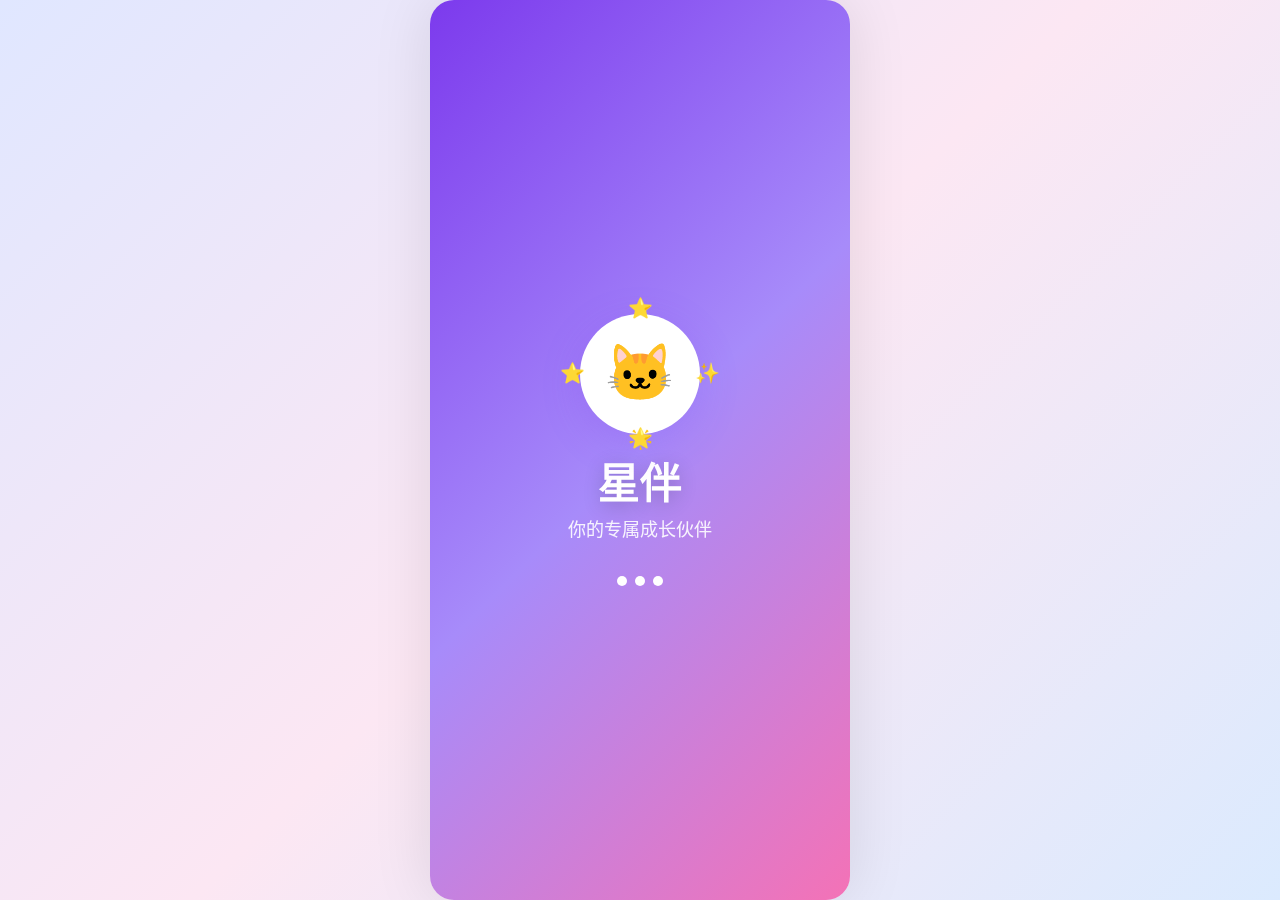
<file: star-companion/index.html>
<!DOCTYPE html>
<html lang="zh-CN">

<head>
    <meta charset="UTF-8">
    <meta name="viewport" content="width=device-width, initial-scale=1.0">
    <title>星伴 - AI儿童习惯养成助手</title>
    <meta name="description" content="让每个孩子都有一个专属的AI伙伴，陪伴成长，养成好习惯">
    <link rel="preconnect" href="https://fonts.googleapis.com">
    <link rel="preconnect" href="https://fonts.gstatic.com" crossorigin>
    <link href="https://fonts.googleapis.com/css2?family=Nunito:wght@400;600;700;800&display=swap" rel="stylesheet">
    <link rel="stylesheet" href="styles.css">
    <link rel="stylesheet" href="styles-pages.css">
</head>

<body>
    <!-- 启动页 -->
    <div id="splash-screen" class="screen active">
        <div class="splash-content">
            <div class="splash-logo">
                <div class="star-burst">
                    <span class="star s1">⭐</span>
                    <span class="star s2">✨</span>
                    <span class="star s3">🌟</span>
                    <span class="star s4">⭐</span>
                </div>
                <div class="logo-icon">🐱</div>
            </div>
            <h1 class="splash-title">星伴</h1>
            <p class="splash-subtitle">你的专属成长伙伴</p>
            <div class="loading-dots">
                <span></span>
                <span></span>
                <span></span>
            </div>
        </div>
    </div>

    <!-- 引导页 - 身份选择 -->
    <div id="onboard-identity" class="screen">
        <div class="onboard-container">
            <div class="onboard-progress">
                <div class="progress-dot active"></div>
                <div class="progress-dot"></div>
                <div class="progress-dot"></div>
                <div class="progress-dot"></div>
            </div>
            <div class="onboard-illustration">
                <div class="floating-elements">
                    <span class="float-item f1">🎈</span>
                    <span class="float-item f2">🌈</span>
                    <span class="float-item f3">⭐</span>
                </div>
                <div class="onboard-mascot">👋</div>
            </div>
            <h2 class="onboard-title">欢迎来到星伴世界！</h2>
            <p class="onboard-desc">请告诉我，你是...</p>
            <div class="identity-options">
                <button class="identity-btn child-btn" onclick="selectIdentity('child')">
                    <span class="identity-icon">👦</span>
                    <span class="identity-text">我是小朋友</span>
                    <span class="identity-hint">开始冒险之旅</span>
                </button>
                <button class="identity-btn parent-btn" onclick="selectIdentity('parent')">
                    <span class="identity-icon">👨‍👩‍👧</span>
                    <span class="identity-text">我是家长</span>
                    <span class="identity-hint">管理孩子成长</span>
                </button>
            </div>
        </div>
    </div>

    <!-- 引导页 - 输入昵称 -->
    <div id="onboard-name" class="screen">
        <div class="onboard-container">
            <div class="onboard-progress">
                <div class="progress-dot completed"></div>
                <div class="progress-dot active"></div>
                <div class="progress-dot"></div>
                <div class="progress-dot"></div>
            </div>
            <div class="onboard-illustration">
                <div class="onboard-mascot bounce">🤗</div>
            </div>
            <h2 class="onboard-title">你叫什么名字呀？</h2>
            <p class="onboard-desc">告诉我你的昵称，让我记住你！</p>
            <div class="name-input-wrapper">
                <input type="text" id="nickname-input" class="name-input" placeholder="输入你的昵称" maxlength="8">
                <span class="input-emoji">✏️</span>
            </div>
            <button class="primary-btn" onclick="submitName()">
                <span>下一步</span>
                <span class="btn-arrow">→</span>
            </button>
        </div>
    </div>

    <!-- 引导页 - 选择性别 -->
    <div id="onboard-gender" class="screen">
        <div class="onboard-container">
            <div class="onboard-progress">
                <div class="progress-dot completed"></div>
                <div class="progress-dot completed"></div>
                <div class="progress-dot active"></div>
                <div class="progress-dot"></div>
            </div>
            <div class="onboard-illustration">
                <div class="onboard-mascot wiggle">🎭</div>
            </div>
            <h2 class="onboard-title">选择你的风格</h2>
            <p class="onboard-desc">我会为你匹配最合适的伙伴！</p>
            <div class="gender-options">
                <button class="gender-btn boy" onclick="selectGender('boy')">
                    <div class="gender-avatar"><img src="assets/partner_kuqi.png" alt="酷奇"></div>
                    <span class="gender-label">酷酷的</span>
                </button>
                <button class="gender-btn girl" onclick="selectGender('girl')">
                    <div class="gender-avatar"><img src="assets/partner_mitao.png" alt="蜜桃"></div>
                    <span class="gender-label">可爱的</span>
                </button>
                <button class="gender-btn neutral" onclick="selectGender('neutral')">
                    <div class="gender-avatar"><img src="assets/partner_yuntuan.png" alt="云团"></div>
                    <span class="gender-label">萌萌的</span>
                </button>
            </div>
        </div>
    </div>

    <!-- 引导页 - 选择年龄 -->
    <div id="onboard-age" class="screen">
        <div class="onboard-container">
            <div class="onboard-progress">
                <div class="progress-dot completed"></div>
                <div class="progress-dot completed"></div>
                <div class="progress-dot completed"></div>
                <div class="progress-dot active"></div>
            </div>
            <div class="onboard-illustration">
                <div class="onboard-mascot pulse">🎂</div>
            </div>
            <h2 class="onboard-title">你几岁啦？</h2>
            <p class="onboard-desc">这样我能更好地帮助你！</p>
            <div class="age-options">
                <button class="age-btn" onclick="selectAge(8)">8岁</button>
                <button class="age-btn" onclick="selectAge(9)">9岁</button>
                <button class="age-btn" onclick="selectAge(10)">10岁</button>
                <button class="age-btn" onclick="selectAge(11)">11岁</button>
                <button class="age-btn" onclick="selectAge(12)">12岁</button>
                <button class="age-btn" onclick="selectAge(13)">13岁</button>
            </div>
        </div>
    </div>

    <!-- 伙伴出场页 -->
    <div id="partner-reveal" class="screen">
        <div class="reveal-container">
            <div class="reveal-bg">
                <div class="sparkle sp1">✨</div>
                <div class="sparkle sp2">⭐</div>
                <div class="sparkle sp3">🌟</div>
                <div class="sparkle sp4">✨</div>
                <div class="sparkle sp5">⭐</div>
            </div>
            <div id="egg-container" class="egg-container">
                <div class="egg">🥚</div>
            </div>
            <div id="partner-container" class="partner-container hidden">
                <div class="partner-glow"></div>
                <div id="partner-avatar" class="partner-avatar"><img src="assets/partner_kuqi.png" alt="伙伴"></div>
            </div>
            <div id="reveal-text" class="reveal-text">
                <h2>正在寻找你的专属伙伴...</h2>
            </div>
            <button id="start-journey-btn" class="primary-btn hidden" onclick="startJourney()">
                <span>开始我们的旅程！</span>
                <span class="btn-sparkle">✨</span>
            </button>
        </div>
    </div>

    <!-- 主应用容器 -->
    <div id="main-app" class="screen">
        <!-- 顶部状态栏 -->
        <header class="app-header">
            <div class="user-info" onclick="showProfileSwitch()">
                <div class="user-avatar">
                    <span id="header-avatar">🦁</span>
                </div>
                <div class="user-details">
                    <span class="user-name" id="header-name">小明</span>
                    <span class="user-streak">🔥 连续7天</span>
                </div>
            </div>
            <div class="header-stats">
                <div class="stat-item">
                    <span class="stat-icon">🌟</span>
                    <span class="stat-value" id="star-count">128</span>
                </div>
                <div class="stat-item">
                    <span class="stat-icon">💎</span>
                    <span class="stat-value" id="gem-count">45</span>
                </div>
            </div>
        </header>

        <!-- 页面内容区 -->
        <main class="app-content">
            <!-- 首页 - 伙伴对话 -->
            <div id="page-home" class="page active">
                <div class="partner-section">
                    <div class="partner-stage">
                        <div class="stage-bg"></div>
                        <div class="partner-character" id="main-partner" onclick="interactPartner()">
                            <div class="partner-body"><img id="partner-img" src="assets/partner_kuqi.png" alt="伙伴">
                            </div>
                            <div class="partner-accessories">
                                <span class="accessory hat" id="acc-hat"></span>
                            </div>
                            <div class="partner-expression" id="partner-expression"></div>
                        </div>
                        <div class="partner-level">
                            <span class="level-badge">Lv.2</span>
                            <div class="level-progress">
                                <div class="level-bar" style="width: 65%"></div>
                            </div>
                            <span class="level-text">成长期</span>
                        </div>
                    </div>
                    <div class="partner-dialog">
                        <div class="dialog-bubble">
                            <p id="partner-message">嗨~<span id="display-name">小明</span>！今天想完成什么目标呀？我来帮你规划！</p>
                        </div>
                    </div>
                </div>

                <div class="quick-actions">
                    <div class="action-tags">
                        <button class="tag-btn" onclick="selectQuickGoal('学习')">📚 学习</button>
                        <button class="tag-btn" onclick="selectQuickGoal('运动')">⚽ 运动</button>
                        <button class="tag-btn" onclick="selectQuickGoal('阅读')">📖 阅读</button>
                        <button class="tag-btn" onclick="selectQuickGoal('家务')">🧹 家务</button>
                    </div>
                </div>

                <div class="input-section">
                    <div class="input-wrapper">
                        <input type="text" id="goal-input" class="goal-input" placeholder="告诉我你想做什么...">
                        <button class="voice-btn" onclick="startVoice()">🎤</button>
                    </div>
                    <button class="send-btn" onclick="submitGoal()">
                        <span>发送</span>
                        <span class="send-icon">🚀</span>
                    </button>
                </div>

                <!-- 今日任务预览 -->
                <div class="today-preview">
                    <div class="preview-header">
                        <h3>📋 今日任务</h3>
                        <span class="preview-count">3/5 已完成</span>
                    </div>
                    <div class="preview-tasks">
                        <div class="mini-task completed">
                            <span class="task-check">✅</span>
                            <span class="task-name">整理书桌</span>
                        </div>
                        <div class="mini-task completed">
                            <span class="task-check">✅</span>
                            <span class="task-name">背诵古诗</span>
                        </div>
                        <div class="mini-task completed">
                            <span class="task-check">✅</span>
                            <span class="task-name">跳绳100个</span>
                        </div>
                        <div class="mini-task">
                            <span class="task-check">⭕</span>
                            <span class="task-name">阅读30分钟</span>
                        </div>
                        <div class="mini-task">
                            <span class="task-check">⭕</span>
                            <span class="task-name">练习书法</span>
                        </div>
                    </div>
                </div>
            </div>

            <!-- 任务页 -->
            <div id="page-tasks" class="page">
                <div class="page-header">
                    <h2 class="page-title">📋 我的任务</h2>
                    <div class="view-toggle">
                        <button class="toggle-btn active" onclick="switchTaskView('list')">列表</button>
                        <button class="toggle-btn" onclick="switchTaskView('calendar')">日历</button>
                    </div>
                </div>

                <div class="task-tabs">
                    <button class="task-tab active" onclick="filterTasks('all')">全部</button>
                    <button class="task-tab" onclick="filterTasks('ai')">🤖 AI任务</button>
                    <button class="task-tab" onclick="filterTasks('parent')">👨‍👩‍👧 家长任务</button>
                </div>

                <div class="task-list" id="task-list">
                    <!-- AI任务 -->
                    <div class="task-group">
                        <div class="group-header">
                            <span class="group-icon">🤖</span>
                            <span class="group-title">伙伴任务</span>
                        </div>

                        <div class="task-card" onclick="showTaskDetail('task1')">
                            <div class="task-status pending">
                                <span class="status-dot"></span>
                            </div>
                            <div class="task-info">
                                <h4 class="task-title">阅读《小王子》30分钟</h4>
                                <div class="task-meta">
                                    <span class="meta-item">⏰ 今天 19:00前</span>
                                    <span class="meta-item reward">🌟 +15</span>
                                </div>
                            </div>
                            <div class="task-action">
                                <button class="complete-btn"
                                    onclick="event.stopPropagation(); completeTask('task1')">完成</button>
                            </div>
                        </div>

                        <div class="task-card" onclick="showTaskDetail('task2')">
                            <div class="task-status pending">
                                <span class="status-dot"></span>
                            </div>
                            <div class="task-info">
                                <h4 class="task-title">练习书法20分钟</h4>
                                <div class="task-meta">
                                    <span class="meta-item">⏰ 今天 20:00前</span>
                                    <span class="meta-item reward">🌟 +10</span>
                                </div>
                            </div>
                            <div class="task-action">
                                <button class="complete-btn"
                                    onclick="event.stopPropagation(); completeTask('task2')">完成</button>
                            </div>
                        </div>

                        <div class="task-card completed">
                            <div class="task-status done">
                                <span class="status-icon">✓</span>
                            </div>
                            <div class="task-info">
                                <h4 class="task-title">整理书桌</h4>
                                <div class="task-meta">
                                    <span class="meta-item done">已完成</span>
                                    <span class="meta-item reward earned">🌟 +5</span>
                                </div>
                            </div>
                        </div>
                    </div>

                    <!-- 家长任务 -->
                    <div class="task-group">
                        <div class="group-header">
                            <span class="group-icon">👨‍👩‍👧</span>
                            <span class="group-title">家长任务</span>
                        </div>

                        <div class="task-card parent-task" onclick="showTaskDetail('task3')">
                            <div class="task-status pending">
                                <span class="status-dot"></span>
                            </div>
                            <div class="task-info">
                                <h4 class="task-title">帮妈妈洗碗</h4>
                                <div class="task-meta">
                                    <span class="meta-item">⏰ 今天晚饭后</span>
                                    <span class="meta-item reward gem">💎 +10</span>
                                </div>
                                <div class="task-note">
                                    <span class="note-icon">💬</span>
                                    <span class="note-text">妈妈说：记得把碗擦干哦~</span>
                                </div>
                            </div>
                            <div class="task-action">
                                <button class="complete-btn waiting"
                                    onclick="event.stopPropagation(); submitParentTask('task3')">提交</button>
                            </div>
                        </div>

                        <div class="task-card parent-task completed">
                            <div class="task-status done">
                                <span class="status-icon">✓</span>
                            </div>
                            <div class="task-info">
                                <h4 class="task-title">背诵古诗《静夜思》</h4>
                                <div class="task-meta">
                                    <span class="meta-item done">已确认</span>
                                    <span class="meta-item reward gem earned">💎 +15</span>
                                </div>
                            </div>
                        </div>
                    </div>

                    <!-- 长期目标 -->
                    <div class="long-term-goal">
                        <div class="goal-header">
                            <span class="goal-icon">🎯</span>
                            <h3 class="goal-title">30天阅读计划</h3>
                            <span class="goal-tag">进行中</span>
                        </div>
                        <div class="goal-progress">
                            <div class="progress-info">
                                <span>第12天 / 30天</span>
                                <span>40%</span>
                            </div>
                            <div class="progress-bar">
                                <div class="progress-fill" style="width: 40%"></div>
                            </div>
                        </div>
                        <div class="goal-reward">
                            <span>完成目标奖励：</span>
                            <span class="big-reward">🌟 200</span>
                        </div>
                    </div>
                </div>

                <!-- 日历视图 -->
                <div class="calendar-view hidden" id="calendar-view">
                    <div class="calendar-header">
                        <button class="cal-nav">‹</button>
                        <span class="cal-month">2026年1月</span>
                        <button class="cal-nav">›</button>
                    </div>
                    <div class="calendar-grid">
                        <div class="cal-day-name">日</div>
                        <div class="cal-day-name">一</div>
                        <div class="cal-day-name">二</div>
                        <div class="cal-day-name">三</div>
                        <div class="cal-day-name">四</div>
                        <div class="cal-day-name">五</div>
                        <div class="cal-day-name">六</div>

                        <div class="cal-day other">29</div>
                        <div class="cal-day other">30</div>
                        <div class="cal-day other">31</div>
                        <div class="cal-day">1 <span class="day-status full">●</span></div>
                        <div class="cal-day">2 <span class="day-status full">●</span></div>
                        <div class="cal-day">3 <span class="day-status partial">◐</span></div>
                        <div class="cal-day">4 <span class="day-status full">●</span></div>
                        <div class="cal-day">5 <span class="day-status full">●</span></div>
                        <div class="cal-day">6 <span class="day-status full">●</span></div>
                        <div class="cal-day">7 <span class="day-status partial">◐</span></div>
                        <div class="cal-day">8 <span class="day-status full">●</span></div>
                        <div class="cal-day">9 <span class="day-status full">●</span></div>
                        <div class="cal-day today">10 <span class="day-status partial">◐</span></div>
                        <div class="cal-day">11</div>
                        <div class="cal-day">12</div>
                        <div class="cal-day">13</div>
                        <div class="cal-day">14</div>
                        <div class="cal-day">15</div>
                        <div class="cal-day">16</div>
                        <div class="cal-day">17</div>
                        <div class="cal-day">18</div>
                        <div class="cal-day">19</div>
                        <div class="cal-day">20</div>
                        <div class="cal-day">21</div>
                    </div>
                    <div class="calendar-legend">
                        <span class="legend-item"><span class="day-status full">●</span> 全部完成</span>
                        <span class="legend-item"><span class="day-status partial">◐</span> 部分完成</span>
                    </div>
                </div>
            </div>

            <!-- 奖励页 -->
            <div id="page-rewards" class="page">
                <div class="page-header">
                    <h2 class="page-title">🎁 奖励商城</h2>
                </div>

                <div class="reward-tabs">
                    <button class="reward-tab active" onclick="switchRewardTab('shop')">🛍️ 装扮</button>
                    <button class="reward-tab" onclick="switchRewardTab('evolution')">✨ 进化</button>
                    <button class="reward-tab" onclick="switchRewardTab('wishes')">🎁 心愿</button>
                </div>

                <!-- 装扮商城 -->
                <div class="reward-content" id="shop-content">
                    <div class="shop-category">
                        <h3 class="category-title">👑 头饰</h3>
                        <div class="shop-items">
                            <div class="shop-item" onclick="previewItem('crown')">
                                <div class="item-preview">👑</div>
                                <div class="item-info">
                                    <span class="item-name">小皇冠</span>
                                    <span class="item-price">🌟 50</span>
                                </div>
                            </div>
                            <div class="shop-item" onclick="previewItem('cap')">
                                <div class="item-preview">🧢</div>
                                <div class="item-info">
                                    <span class="item-name">酷炫棒球帽</span>
                                    <span class="item-price">🌟 30</span>
                                </div>
                            </div>
                            <div class="shop-item owned" onclick="previewItem('bow')">
                                <div class="item-preview">🎀</div>
                                <div class="item-info">
                                    <span class="item-name">蝴蝶结</span>
                                    <span class="item-status">已拥有</span>
                                </div>
                            </div>
                            <div class="shop-item locked" onclick="showVipHint()">
                                <div class="item-preview">
                                    <span class="item-emoji">✨</span>
                                    <span class="lock-icon">🔒</span>
                                </div>
                                <div class="item-info">
                                    <span class="item-name">星光头环</span>
                                    <span class="item-vip">会员专属</span>
                                </div>
                            </div>
                        </div>
                    </div>

                    <div class="shop-category">
                        <h3 class="category-title">🎒 背饰</h3>
                        <div class="shop-items">
                            <div class="shop-item" onclick="previewItem('wings')">
                                <div class="item-preview">🦋</div>
                                <div class="item-info">
                                    <span class="item-name">彩虹翅膀</span>
                                    <span class="item-price">🌟 80</span>
                                </div>
                            </div>
                            <div class="shop-item" onclick="previewItem('cape')">
                                <div class="item-preview">🧣</div>
                                <div class="item-info">
                                    <span class="item-name">英雄披风</span>
                                    <span class="item-price">🌟 60</span>
                                </div>
                            </div>
                        </div>
                    </div>

                    <div class="shop-category">
                        <h3 class="category-title">🪄 手持</h3>
                        <div class="shop-items">
                            <div class="shop-item" onclick="previewItem('wand')">
                                <div class="item-preview">🪄</div>
                                <div class="item-info">
                                    <span class="item-name">魔法棒</span>
                                    <span class="item-price">🌟 45</span>
                                </div>
                            </div>
                            <div class="shop-item" onclick="previewItem('balloon')">
                                <div class="item-preview">🎈</div>
                                <div class="item-info">
                                    <span class="item-name">彩色气球</span>
                                    <span class="item-price">🌟 25</span>
                                </div>
                            </div>
                        </div>
                    </div>
                </div>

                <!-- 进化预览 -->
                <div class="reward-content hidden" id="evolution-content">
                    <div class="evolution-display">
                        <div class="current-form">
                            <div class="form-avatar">🦁</div>
                            <span class="form-name">酷奇</span>
                            <span class="form-level">Lv.2 成长期</span>
                        </div>
                        <div class="evolution-progress">
                            <div class="evo-bar">
                                <div class="evo-fill" style="width: 65%"></div>
                            </div>
                            <span class="evo-text">活跃度: 195 / 300</span>
                        </div>
                    </div>

                    <div class="evolution-stages">
                        <h3 class="stages-title">进化形态预览</h3>
                        <div class="stages-list">
                            <div class="stage-item completed">
                                <div class="stage-avatar">🥚</div>
                                <span class="stage-name">幼生期</span>
                                <span class="stage-badge">✓</span>
                            </div>
                            <div class="stage-item current">
                                <div class="stage-avatar">🦁</div>
                                <span class="stage-name">成长期</span>
                                <span class="stage-badge">当前</span>
                            </div>
                            <div class="stage-item next">
                                <div class="stage-avatar">🦁</div>
                                <span class="stage-glow"></span>
                                <span class="stage-name">进化期</span>
                                <span class="stage-req">还需105活跃度</span>
                            </div>
                            <div class="stage-item locked">
                                <div class="stage-avatar silhouette">?</div>
                                <span class="stage-name">觉醒期</span>
                                <span class="stage-lock">🔒 会员解锁</span>
                            </div>
                            <div class="stage-item locked">
                                <div class="stage-avatar silhouette">?</div>
                                <span class="stage-name">传说期</span>
                                <span class="stage-lock">🔒 会员解锁</span>
                            </div>
                        </div>
                    </div>
                </div>

                <!-- 心愿商城 -->
                <div class="reward-content hidden" id="wishes-content">
                    <div class="wishes-balance">
                        <span class="balance-label">我的心愿币</span>
                        <span class="balance-value">💎 45</span>
                    </div>

                    <div class="wishes-list">
                        <div class="wish-item" onclick="showWishDetail('wish1')">
                            <div class="wish-icon">🍦</div>
                            <div class="wish-info">
                                <h4 class="wish-name">一支冰淇淋</h4>
                                <p class="wish-from">妈妈设置的奖励</p>
                            </div>
                            <div class="wish-price">
                                <span class="price-value">💎 20</span>
                                <button class="redeem-btn">兑换</button>
                            </div>
                        </div>

                        <div class="wish-item" onclick="showWishDetail('wish2')">
                            <div class="wish-icon">📺</div>
                            <div class="wish-info">
                                <h4 class="wish-name">看动画片30分钟</h4>
                                <p class="wish-from">爸爸设置的奖励</p>
                            </div>
                            <div class="wish-price">
                                <span class="price-value">💎 30</span>
                                <button class="redeem-btn">兑换</button>
                            </div>
                        </div>

                        <div class="wish-item" onclick="showWishDetail('wish3')">
                            <div class="wish-icon">🎮</div>
                            <div class="wish-info">
                                <h4 class="wish-name">玩游戏1小时</h4>
                                <p class="wish-from">妈妈设置的奖励</p>
                            </div>
                            <div class="wish-price">
                                <span class="price-value">💎 50</span>
                                <button class="redeem-btn disabled">余额不足</button>
                            </div>
                        </div>

                        <div class="wish-item special" onclick="showWishDetail('wish4')">
                            <div class="wish-icon">🎢</div>
                            <div class="wish-info">
                                <h4 class="wish-name">周末去游乐园</h4>
                                <p class="wish-from">特别奖励</p>
                            </div>
                            <div class="wish-price">
                                <span class="price-value">💎 200</span>
                                <div class="wish-progress">
                                    <div class="wish-bar" style="width: 22%"></div>
                                </div>
                            </div>
                        </div>
                    </div>
                </div>
            </div>

            <!-- 我的页 -->
            <div id="page-profile" class="page">
                <div class="profile-header">
                    <div class="profile-card">
                        <div class="profile-avatar" id="profile-avatar">🦁</div>
                        <div class="profile-info">
                            <h2 class="profile-name" id="profile-name">小明</h2>
                            <div class="profile-stats">
                                <span class="stat">📅 已坚持 42 天</span>
                                <span class="stat">✅ 完成 156 个任务</span>
                            </div>
                        </div>
                        <div class="vip-badge free">
                            <span>免费版</span>
                        </div>
                    </div>
                </div>

                <div class="profile-sections">
                    <div class="section-card" onclick="showVipPage()">
                        <div class="section-icon vip">👑</div>
                        <div class="section-content">
                            <h3>开通会员</h3>
                            <p>解锁完整功能，让伙伴陪你更久！</p>
                        </div>
                        <span class="section-arrow">›</span>
                    </div>

                    <div class="section-card" onclick="showDataStats()">
                        <div class="section-icon stats">📊</div>
                        <div class="section-content">
                            <h3>成长数据</h3>
                            <p>查看你的进步轨迹</p>
                        </div>
                        <span class="section-arrow">›</span>
                    </div>

                    <div class="section-card" onclick="showWardrobe()">
                        <div class="section-icon wardrobe">🎽</div>
                        <div class="section-content">
                            <h3>我的仓库</h3>
                            <p>已收集 8 件装饰</p>
                        </div>
                        <span class="section-arrow">›</span>
                    </div>

                    <div class="section-card" onclick="switchProfile()">
                        <div class="section-icon switch">🔄</div>
                        <div class="section-content">
                            <h3>切换角色</h3>
                            <p>当前家庭有 2 个宝贝</p>
                        </div>
                        <span class="section-arrow">›</span>
                    </div>

                    <div class="section-card parent-entry" onclick="enterParentMode()">
                        <div class="section-icon parent">👨‍👩‍👧</div>
                        <div class="section-content">
                            <h3>家长设置</h3>
                            <p>管理任务、查看报告</p>
                        </div>
                        <span class="section-arrow">›</span>
                    </div>

                    <div class="section-card" onclick="showSettings()">
                        <div class="section-icon settings">⚙️</div>
                        <div class="section-content">
                            <h3>设置</h3>
                            <p>音效、通知、关于</p>
                        </div>
                        <span class="section-arrow">›</span>
                    </div>
                </div>
            </div>
        </main>

        <!-- 底部导航栏 -->
        <nav class="app-nav">
            <button class="nav-item active" onclick="switchPage('home')">
                <span class="nav-icon">🏠</span>
                <span class="nav-label">首页</span>
            </button>
            <button class="nav-item" onclick="switchPage('tasks')">
                <span class="nav-icon">📋</span>
                <span class="nav-label">任务</span>
                <span class="nav-badge">2</span>
            </button>
            <button class="nav-item" onclick="switchPage('rewards')">
                <span class="nav-icon">🎁</span>
                <span class="nav-label">奖励</span>
            </button>
            <button class="nav-item" onclick="switchPage('profile')">
                <span class="nav-icon">👤</span>
                <span class="nav-label">我的</span>
            </button>
        </nav>
    </div>

    <!-- 任务完成庆祝弹窗 -->
    <div id="celebration-modal" class="modal hidden">
        <div class="modal-overlay"></div>
        <div class="celebration-content">
            <div class="confetti-container">
                <span class="confetti c1">🎉</span>
                <span class="confetti c2">⭐</span>
                <span class="confetti c3">✨</span>
                <span class="confetti c4">🌟</span>
                <span class="confetti c5">🎊</span>
            </div>
            <div class="celebration-partner">🦁</div>
            <h2 class="celebration-title">太棒了！</h2>
            <p class="celebration-message">你完成了任务「<span id="completed-task-name">阅读30分钟</span>」</p>
            <div class="celebration-reward">
                <span class="reward-earned">+15</span>
                <span class="reward-icon">🌟</span>
            </div>
            <button class="primary-btn" onclick="closeCelebration()">
                <span>继续加油！</span>
            </button>
        </div>
    </div>

    <!-- 会员购买弹窗 -->
    <div id="vip-modal" class="modal hidden">
        <div class="modal-overlay" onclick="closeVipModal()"></div>
        <div class="vip-content">
            <button class="modal-close" onclick="closeVipModal()">×</button>
            <div class="vip-header">
                <span class="vip-crown">👑</span>
                <h2>开通星伴会员</h2>
                <p>解锁完整功能，让成长更有趣！</p>
            </div>
            <div class="vip-benefits">
                <div class="benefit-item">
                    <span class="benefit-icon">🎯</span>
                    <span>无限目标规划</span>
                </div>
                <div class="benefit-item">
                    <span class="benefit-icon">✨</span>
                    <span>完整5阶段进化</span>
                </div>
                <div class="benefit-item">
                    <span class="benefit-icon">👑</span>
                    <span>专属会员装饰</span>
                </div>
                <div class="benefit-item">
                    <span class="benefit-icon">📊</span>
                    <span>无限AI报告解读</span>
                </div>
            </div>
            <div class="vip-plans">
                <div class="plan-card" onclick="selectPlan('monthly')">
                    <span class="plan-name">月度会员</span>
                    <span class="plan-price">¥9.9<small>/月</small></span>
                </div>
                <div class="plan-card recommended" onclick="selectPlan('lifetime')">
                    <span class="plan-tag">超值</span>
                    <span class="plan-name">终身会员</span>
                    <span class="plan-price">¥99</span>
                    <span class="plan-hint">相当于10个月</span>
                </div>
            </div>
            <button class="vip-buy-btn" onclick="showParentVerify()">
                <span>立即开通</span>
            </button>
            <p class="vip-note">需要家长验证才能完成支付</p>
        </div>
    </div>

    <!-- 家长验证弹窗 -->
    <div id="verify-modal" class="modal hidden">
        <div class="modal-overlay"></div>
        <div class="verify-content">
            <div class="verify-header">
                <span class="verify-icon">🔐</span>
                <h2>家长验证</h2>
                <p>请家长协助完成以下验证</p>
            </div>
            <div class="verify-question">
                <p class="question-label">请计算：</p>
                <p class="question-math" id="verify-question">47 × 23 = ?</p>
            </div>
            <input type="number" id="verify-answer" class="verify-input" placeholder="输入答案">
            <button class="primary-btn" onclick="verifyParent()">
                <span>确认</span>
            </button>
        </div>
    </div>

    <!-- 角色切换弹窗 -->
    <div id="switch-modal" class="modal hidden">
        <div class="modal-overlay" onclick="closeSwitchModal()"></div>
        <div class="switch-content">
            <h2 class="switch-title">选择角色</h2>
            <div class="profile-list">
                <div class="profile-item active">
                    <div class="profile-item-avatar">🦁</div>
                    <div class="profile-item-info">
                        <span class="profile-item-name">小明</span>
                        <span class="profile-item-level">Lv.2 成长期</span>
                    </div>
                    <span class="profile-item-check">✓</span>
                </div>
                <div class="profile-item" onclick="switchToProfile('xiaohong')">
                    <div class="profile-item-avatar">🐰</div>
                    <div class="profile-item-info">
                        <span class="profile-item-name">小红</span>
                        <span class="profile-item-level">Lv.1 幼生期</span>
                    </div>
                </div>
                <div class="profile-item add-new">
                    <div class="profile-item-avatar">➕</div>
                    <div class="profile-item-info">
                        <span class="profile-item-name">添加新角色</span>
                    </div>
                </div>
            </div>
        </div>
    </div>

    <!-- 家长管理中心 -->
    <div id="parent-center" class="screen">
        <header class="parent-header">
            <button class="back-btn" onclick="exitParentMode()">‹ 返回</button>
            <h1>家长管理中心</h1>
        </header>

        <div class="parent-content">
            <div class="parent-child-selector">
                <span class="selector-label">当前查看：</span>
                <select class="child-select">
                    <option>小明</option>
                    <option>小红</option>
                </select>
            </div>

            <div class="parent-sections">
                <div class="parent-card" onclick="showParentReport()">
                    <div class="card-icon">📊</div>
                    <div class="card-content">
                        <h3>数据报告</h3>
                        <p>本周完成 18 个任务，获得 156 🌟</p>
                    </div>
                    <span class="card-arrow">›</span>
                </div>

                <div class="parent-card" onclick="showParentTasks()">
                    <div class="card-icon">📝</div>
                    <div class="card-content">
                        <h3>任务管理</h3>
                        <p>2 个任务待确认</p>
                    </div>
                    <span class="card-badge">2</span>
                    <span class="card-arrow">›</span>
                </div>

                <div class="parent-card" onclick="showParentRewards()">
                    <div class="card-icon">🎁</div>
                    <div class="card-content">
                        <h3>奖励管理</h3>
                        <p>已设置 4 个奖励商品</p>
                    </div>
                    <span class="card-arrow">›</span>
                </div>

                <div class="parent-card" onclick="showChildManage()">
                    <div class="card-icon">👶</div>
                    <div class="card-content">
                        <h3>孩子管理</h3>
                        <p>2 个孩子角色</p>
                    </div>
                    <span class="card-arrow">›</span>
                </div>

                <div class="parent-card" onclick="showParentSettings()">
                    <div class="card-icon">⚙️</div>
                    <div class="card-content">
                        <h3>系统设置</h3>
                        <p>通知、账号安全</p>
                    </div>
                    <span class="card-arrow">›</span>
                </div>
            </div>

            <!-- 快捷操作 -->
            <div class="quick-actions-parent">
                <button class="quick-action-btn" onclick="createParentTask()">
                    <span class="action-icon">➕</span>
                    <span>发布任务</span>
                </button>
                <button class="quick-action-btn" onclick="createReward()">
                    <span class="action-icon">🎁</span>
                    <span>设置奖励</span>
                </button>
            </div>
        </div>
    </div>

    <!-- 音效（模拟） -->
    <audio id="sound-complete" preload="auto"></audio>
    <audio id="sound-coin" preload="auto"></audio>
    <audio id="sound-click" preload="auto"></audio>

    <script src="app.js"></script>
</body>

</html>
</file>
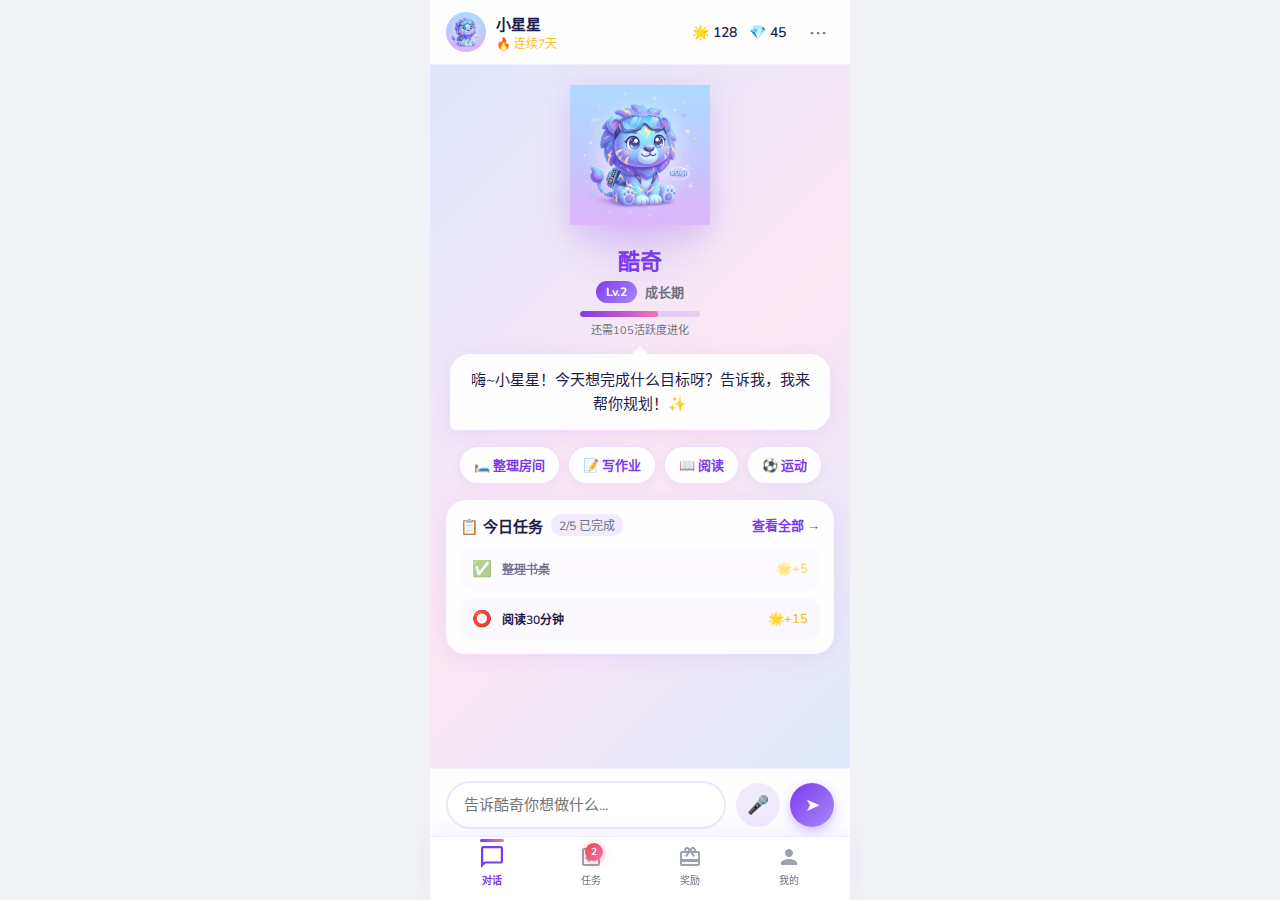
<file: star-companion-2.0/complete-prototype.html>
<!DOCTYPE html>
<html lang="zh-CN">

<head>
    <meta charset="UTF-8">
    <meta name="viewport" content="width=device-width, initial-scale=1.0, maximum-scale=1.0, user-scalable=no">
    <title>星伴 - 完整交互原型</title>
    <link rel="preconnect" href="https://fonts.googleapis.com">
    <link
        href="https://fonts.googleapis.com/css2?family=Fredoka:wght@400;500;600;700&family=Nunito:wght@400;600;700&display=swap"
        rel="stylesheet">
    <style>
        :root {
            --primary: #7C3AED;
            --primary-light: #A78BFA;
            --secondary: #F472B6;
            --accent: #34D399;
            --warning: #FBBF24;
            --bg-gradient: linear-gradient(135deg, #E0E7FF 0%, #FCE7F3 50%, #DBEAFE 100%);
            --bg-card: rgba(255, 255, 255, 0.95);
            --text-primary: #1E1B4B;
            --text-secondary: #6B7280;
            --text-muted: #6B7280;
            --radius-md: 16px;
            --radius-lg: 20px;
            --radius-xl: 24px;
            --radius-full: 9999px;
            --shadow-soft: 0 4px 20px rgba(124, 58, 237, 0.1);
            --shadow-float: 0 10px 40px rgba(124, 58, 237, 0.2);
        }

        * {
            box-sizing: border-box;
            margin: 0;
            padding: 0;
        }

        html,
        body {
            font-family: 'Nunito', sans-serif;
            background: #f0f2f5;
            min-height: 100vh;
            color: var(--text-primary);
        }

        h1,
        h2,
        h3,
        h4 {
            font-family: 'Fredoka', sans-serif;
        }

        button {
            font-family: inherit;
            cursor: pointer;
            border: none;
            background: none;
        }

        .app-container {
            max-width: 420px;
            margin: 0 auto;
            min-height: 100vh;
            background: var(--bg-gradient);
            position: relative;
            overflow: hidden;
        }

        /* ===== Header ===== */
        .app-header {
            display: flex;
            justify-content: space-between;
            align-items: center;
            padding: 12px 16px;
            background: var(--bg-card);
            border-bottom: 1px solid rgba(124, 58, 237, 0.08);
            position: relative;
            z-index: 10;
        }

        .user-section {
            display: flex;
            align-items: center;
            gap: 10px;
        }

        .user-avatar {
            width: 40px;
            height: 40px;
            border-radius: 50%;
            object-fit: cover;
        }

        .user-info .user-name {
            font-family: 'Fredoka', sans-serif;
            font-weight: 600;
            font-size: 15px;
        }

        .user-info .user-streak {
            font-size: 12px;
            color: var(--warning);
        }

        .header-right {
            display: flex;
            align-items: center;
            gap: 16px;
        }

        .header-stats {
            display: flex;
            gap: 12px;
        }

        .stat {
            display: flex;
            align-items: center;
            gap: 4px;
            font-weight: 600;
            font-size: 14px;
        }

        .menu-btn {
            width: 32px;
            height: 32px;
            display: flex;
            align-items: center;
            justify-content: center;
            font-size: 18px;
            color: var(--text-secondary);
        }

        /* ===== Pages Container ===== */
        .pages-container {
            height: calc(100vh - 56px - 64px);
            overflow: hidden;
            position: relative;
        }

        .page {
            position: absolute;
            inset: 0;
            overflow-y: auto;
            padding: 16px;
            padding-bottom: 100px;
            /* 增加底部间距，确保不被导航栏遮挡 */
            display: none;
            animation: fadeIn 0.25s ease-out;
            /* 关键修复：添加不透明背景防止重叠 */
            background: linear-gradient(135deg, #E0E7FF 0%, #FCE7F3 50%, #DBEAFE 100%);
            z-index: 1;
        }

        .page.active {
            display: block;
            z-index: 5;
        }

        @keyframes fadeIn {
            from {
                opacity: 0;
            }

            to {
                opacity: 1;
            }
        }

        /* ===== Bottom Navigation - 优化版 ===== */
        .bottom-nav {
            position: fixed;
            bottom: 0;
            left: 0;
            right: 0;
            max-width: 420px;
            margin: 0 auto;
            display: flex;
            justify-content: space-around;
            padding: 4px 12px 8px;
            /* 极简 padding */
            /* 减小 padding 使导航栏更紧凑 */
            background: rgba(255, 255, 255, 0.98);
            backdrop-filter: blur(20px);
            -webkit-backdrop-filter: blur(20px);
            border-top: 1px solid rgba(124, 58, 237, 0.1);
            box-shadow: 0 -4px 20px rgba(124, 58, 237, 0.08);
            transition: all 0.3s ease;
            z-index: 1000;
        }

        .bottom-nav.minimal {
            padding: 8px 16px 24px;
        }

        .nav-item {
            display: flex;
            flex-direction: column;
            align-items: center;
            gap: 1px;
            /* 最小间距 */
            padding: 4px 10px;
            /* 最小内边距 */
            border-radius: 12px;
            transition: all 0.25s cubic-bezier(0.4, 0, 0.2, 1);
            position: relative;
            background: transparent;
            border: none;
            cursor: pointer;
        }

        .nav-item::before {
            content: '';
            position: absolute;
            top: -2px;
            left: 50%;
            transform: translateX(-50%) scaleX(0);
            width: 24px;
            height: 3px;
            background: linear-gradient(90deg, var(--primary), var(--secondary));
            border-radius: 2px;
            transition: transform 0.3s cubic-bezier(0.4, 0, 0.2, 1);
        }

        .nav-item.active::before {
            transform: translateX(-50%) scaleX(1);
        }

        .nav-item .nav-icon {
            display: block;
            width: 24px;
            height: 24px;
            margin: 0 auto 2px auto;
            background-size: contain;
            background-repeat: no-repeat;
            background-position: center;
            transition: transform 0.25s cubic-bezier(0.4, 0, 0.2, 1);
        }

        /* [已废弃] 旧的 SVG 子元素样式，现改用 background-image
        .nav-item .nav-icon svg { ... }
        .nav-item.active .nav-icon svg { ... }
        */

        .nav-item.active .nav-icon {
            transform: scale(1.1);
        }

        /* 图标背景图定义 - 默认状态 (灰色) */
        .nav-item .nav-icon.icon-home {
            background-image: url('[data-uri]');
        }

        .nav-item .nav-icon.icon-tasks {
            background-image: url('[data-uri]');
        }

        .nav-item .nav-icon.icon-rewards {
            background-image: url('[data-uri]');
        }

        .nav-item .nav-icon.icon-profile {
            background-image: url('[data-uri]');
        }

        /* 图标背景图定义 - 激活状态 (紫色) */
        .nav-item.active .nav-icon.icon-home {
            background-image: url('[data-uri]');
        }

        .nav-item.active .nav-icon.icon-tasks {
            background-image: url('[data-uri]');
        }

        .nav-item.active .nav-icon.icon-rewards {
            background-image: url('[data-uri]');
        }

        .nav-item.active .nav-icon.icon-profile {
            background-image: url('[data-uri]');
        }

        .nav-item .nav-label {
            font-size: 10px;
            font-weight: 500;
            color: var(--text-muted);
            transition: all 0.25s;
        }

        .nav-item.active .nav-label {
            color: var(--primary);
            font-weight: 700;
        }

        .nav-item:hover {
            background: rgba(124, 58, 237, 0.06);
        }

        .nav-item:active {
            transform: scale(0.95);
        }

        .nav-badge {
            position: absolute;
            top: 2px;
            right: 10px;
            min-width: 18px;
            height: 18px;
            padding: 0 5px;
            font-size: 10px;
            font-weight: 700;
            color: white;
            background: linear-gradient(135deg, #EF4444, #F472B6);
            border-radius: 10px;
            display: flex;
            align-items: center;
            justify-content: center;
            box-shadow: 0 2px 8px rgba(239, 68, 68, 0.4);
            animation: badgePulse 2s ease-in-out infinite;
        }

        @keyframes badgePulse {

            0%,
            100% {
                transform: scale(1);
            }

            50% {
                transform: scale(1.1);
            }
        }

        /* ===== 对话页 (HOME) ===== */
        #page-home {
            display: none;
            flex-direction: column;
            padding: 0;
            height: 100%;
            background: linear-gradient(135deg, #E0E7FF 0%, #FCE7F3 50%, #DBEAFE 100%);
        }

        #page-home.active {
            display: flex;
            z-index: 5;
        }

        /* ===== 伙伴展示舞台 ===== */
        .partner-stage {
            display: flex;
            flex-direction: column;
            align-items: center;
            padding: 20px 16px 16px;
            position: relative;
        }

        .stage-glow {
            position: absolute;
            top: 50%;
            left: 50%;
            transform: translate(-50%, -50%);
            width: 180px;
            height: 180px;
            background: radial-gradient(circle, rgba(124, 58, 237, 0.15) 0%, transparent 70%);
            border-radius: 50%;
            animation: glow 3s ease-in-out infinite;
        }

        @keyframes glow {

            0%,
            100% {
                transform: translate(-50%, -50%) scale(1);
                opacity: 0.6;
            }

            50% {
                transform: translate(-50%, -50%) scale(1.1);
                opacity: 1;
            }
        }

        .partner-character {
            position: relative;
            z-index: 2;
            cursor: pointer;
            transition: transform 0.3s ease;
        }

        .partner-character:hover {
            transform: scale(1.05);
        }

        .partner-character:active {
            transform: scale(0.98);
        }

        .partner-image {
            width: 140px;
            height: 140px;
            object-fit: contain;
            filter: drop-shadow(0 8px 16px rgba(124, 58, 237, 0.2));
            animation: float 3s ease-in-out infinite;
        }

        @keyframes float {

            0%,
            100% {
                transform: translateY(0);
            }

            50% {
                transform: translateY(-8px);
            }
        }

        .partner-expression {
            position: absolute;
            top: -10px;
            right: -10px;
            font-size: 24px;
            animation: pop 0.3s ease-out;
        }

        @keyframes pop {
            0% {
                transform: scale(0);
            }

            50% {
                transform: scale(1.2);
            }

            100% {
                transform: scale(1);
            }
        }

        .partner-info {
            display: flex;
            flex-direction: column;
            align-items: center;
            margin-top: 12px;
            z-index: 2;
        }

        .partner-name {
            font-family: 'Fredoka', sans-serif;
            font-size: 22px;
            font-weight: 700;
            color: var(--primary);
            margin-bottom: 6px;
        }

        .partner-level {
            display: flex;
            align-items: center;
            gap: 8px;
            margin-bottom: 8px;
        }

        .level-badge {
            padding: 3px 10px;
            background: linear-gradient(135deg, var(--primary), var(--primary-light));
            color: white;
            font-size: 12px;
            font-weight: 700;
            border-radius: 20px;
        }

        .level-text {
            font-size: 13px;
            color: var(--text-secondary);
            font-weight: 600;
        }

        .level-progress {
            width: 120px;
            height: 6px;
            background: rgba(124, 58, 237, 0.15);
            border-radius: 3px;
            overflow: hidden;
            margin-bottom: 4px;
        }

        .level-bar {
            height: 100%;
            background: linear-gradient(90deg, var(--primary), var(--secondary));
            border-radius: 3px;
            transition: width 0.5s ease;
        }

        .level-hint {
            font-size: 11px;
            color: var(--text-muted);
        }

        /* ===== 对话气泡 ===== */
        .partner-dialog {
            padding: 0 20px;
            margin-bottom: 16px;
        }

        .dialog-bubble {
            background: var(--bg-card);
            padding: 14px 18px;
            border-radius: 20px;
            border-bottom-left-radius: 6px;
            box-shadow: var(--shadow-soft);
            position: relative;
        }

        .dialog-bubble::before {
            content: '';
            position: absolute;
            top: -8px;
            left: 50%;
            transform: translateX(-50%);
            border-left: 8px solid transparent;
            border-right: 8px solid transparent;
            border-bottom: 8px solid var(--bg-card);
        }

        .dialog-bubble p {
            font-size: 15px;
            line-height: 1.6;
            color: var(--text-primary);
            text-align: center;
        }

        /* ===== 快捷标签区 ===== */
        .quick-section {
            padding: 0 16px;
            margin-bottom: 16px;
        }

        .quick-tags {
            display: flex;
            gap: 8px;
            flex-wrap: wrap;
            justify-content: center;
        }

        .quick-tag {
            padding: 10px 16px;
            background: var(--bg-card);
            border-radius: var(--radius-full);
            font-size: 14px;
            font-weight: 600;
            color: var(--primary);
            border: 1px solid rgba(124, 58, 237, 0.15);
            transition: all 0.2s;
            box-shadow: 0 2px 8px rgba(124, 58, 237, 0.08);
        }

        .quick-tag:hover {
            background: var(--primary);
            color: white;
            transform: translateY(-2px);
            box-shadow: 0 4px 12px rgba(124, 58, 237, 0.3);
        }

        /* ===== 今日任务预览 ===== */
        .today-tasks-preview {
            margin: 0 16px 16px;
            background: var(--bg-card);
            border-radius: var(--radius-lg);
            padding: 14px;
            box-shadow: var(--shadow-soft);
        }

        .preview-header {
            display: flex;
            align-items: center;
            gap: 8px;
            margin-bottom: 12px;
        }

        .preview-title {
            font-family: 'Fredoka', sans-serif;
            font-size: 15px;
            font-weight: 600;
        }

        .preview-count {
            font-size: 12px;
            color: var(--text-secondary);
            background: rgba(124, 58, 237, 0.1);
            padding: 2px 8px;
            border-radius: 10px;
        }

        .view-all-btn {
            margin-left: auto;
            font-size: 13px;
            font-weight: 600;
            color: var(--primary);
        }

        .preview-list {
            display: flex;
            flex-direction: column;
            gap: 8px;
        }

        .preview-item {
            display: flex;
            align-items: center;
            gap: 10px;
            padding: 10px 12px;
            background: rgba(124, 58, 237, 0.03);
            border-radius: 12px;
        }

        .preview-item.done {
            opacity: 0.6;
        }

        .preview-item.done .item-name {
            text-decoration: line-through;
        }

        .item-check {
            font-size: 16px;
        }

        .item-name {
            flex: 1;
            font-size: 14px;
            font-weight: 500;
        }

        .item-reward {
            font-size: 13px;
            font-weight: 600;
            color: var(--warning);
        }

        /* ===== 对话扩展区 ===== */
        .chat-expand-area {
            flex: 1;
            overflow-y: auto;
            padding: 0 16px;
            display: flex;
            flex-direction: column;
            gap: 12px;
        }

        .chat-expand-area.hidden {
            display: none;
        }

        /* ===== 输入区域 ===== */
        .input-area {
            padding: 12px 16px 16px;
            background: var(--bg-card);
            border-top: 1px solid rgba(124, 58, 237, 0.08);
            margin-top: auto;
        }

        .input-wrapper {
            display: flex;
            gap: 10px;
            align-items: center;
        }

        .chat-input {
            flex: 1;
            padding: 12px 16px;
            border: 2px solid rgba(124, 58, 237, 0.12);
            border-radius: var(--radius-full);
            font-size: 15px;
            font-family: inherit;
            outline: none;
            transition: border-color 0.2s;
        }

        .chat-input:focus {
            border-color: var(--primary);
        }

        .input-btn {
            width: 44px;
            height: 44px;
            border-radius: 50%;
            display: flex;
            align-items: center;
            justify-content: center;
            font-size: 18px;
            transition: all 0.2s;
        }

        .voice-btn {
            background: rgba(124, 58, 237, 0.1);
            color: var(--primary);
        }

        .send-btn {
            background: linear-gradient(135deg, var(--primary), var(--primary-light));
            color: white;
            box-shadow: 0 4px 12px rgba(124, 58, 237, 0.3);
        }

        .send-btn:hover {
            transform: scale(1.05);
        }

        /* 保留消息样式用于对话扩展区 */
        .message {
            display: flex;
            gap: 10px;
            max-width: 85%;
            animation: msgIn 0.3s ease-out;
        }

        /* 思考动画 */
        .thinking-indicator {
            display: flex;
            align-items: center;
            gap: 12px;
            padding: 12px 16px;
            background: var(--bg-card);
            border-radius: var(--radius-lg);
            box-shadow: var(--shadow-soft);
            margin: 8px 0;
        }

        .thinking-dots {
            display: flex;
            gap: 4px;
        }

        .thinking-dots span {
            width: 8px;
            height: 8px;
            background: var(--primary);
            border-radius: 50%;
            animation: thinkPulse 1.4s ease-in-out infinite;
        }

        .thinking-dots span:nth-child(2) {
            animation-delay: 0.2s;
        }

        .thinking-dots span:nth-child(3) {
            animation-delay: 0.4s;
        }

        @keyframes thinkPulse {

            0%,
            100% {
                opacity: 0.3;
                transform: scale(0.8);
            }

            50% {
                opacity: 1;
                transform: scale(1);
            }
        }

        @keyframes msgIn {
            from {
                opacity: 0;
                transform: translateY(8px);
            }

            to {
                opacity: 1;
                transform: translateY(0);
            }
        }

        .message.partner {
            align-self: flex-start;
        }

        .message.user {
            align-self: flex-end;
            flex-direction: row-reverse;
        }

        .msg-avatar {
            width: 36px;
            height: 36px;
            border-radius: 50%;
            object-fit: cover;
            flex-shrink: 0;
        }

        .msg-bubble {
            padding: 12px 16px;
            border-radius: var(--radius-lg);
            font-size: 15px;
            line-height: 1.5;
        }

        .message.partner .msg-bubble {
            background: var(--bg-card);
            border-bottom-left-radius: 6px;
            box-shadow: var(--shadow-soft);
        }

        .message.user .msg-bubble {
            background: linear-gradient(135deg, var(--primary), var(--primary-light));
            color: white;
            border-bottom-right-radius: 6px;
        }

        .quick-tags {
            display: flex;
            gap: 8px;
            flex-wrap: wrap;
            padding: 0 4px;
        }

        .quick-tag {
            padding: 8px 14px;
            background: var(--bg-card);
            border-radius: var(--radius-full);
            font-size: 13px;
            font-weight: 600;
            color: var(--primary);
            border: 1px solid rgba(124, 58, 237, 0.15);
            transition: all 0.2s;
        }

        .quick-tag:hover {
            background: var(--primary);
            color: white;
        }

        .input-area {
            padding: 12px 16px 16px;
            background: var(--bg-card);
            border-top: 1px solid rgba(124, 58, 237, 0.08);
        }

        .input-wrapper {
            display: flex;
            gap: 10px;
            align-items: center;
        }

        .chat-input {
            flex: 1;
            padding: 12px 16px;
            border: 2px solid rgba(124, 58, 237, 0.12);
            border-radius: var(--radius-full);
            font-size: 15px;
            font-family: inherit;
            outline: none;
            transition: border-color 0.2s;
        }

        .chat-input:focus {
            border-color: var(--primary);
        }

        .input-btn {
            width: 44px;
            height: 44px;
            border-radius: 50%;
            display: flex;
            align-items: center;
            justify-content: center;
            font-size: 18px;
            transition: all 0.2s;
        }

        .voice-btn {
            background: rgba(124, 58, 237, 0.1);
            color: var(--primary);
        }

        .send-btn {
            background: linear-gradient(135deg, var(--primary), var(--primary-light));
            color: white;
            box-shadow: 0 4px 12px rgba(124, 58, 237, 0.3);
        }

        .send-btn:hover {
            transform: scale(1.05);
        }

        /* Task Plan Card */
        .task-plan {
            background: var(--bg-card);
            border-radius: var(--radius-xl);
            overflow: hidden;
            box-shadow: var(--shadow-float);
            margin: 8px 0;
        }

        .plan-header {
            padding: 14px 16px;
            background: linear-gradient(135deg, rgba(124, 58, 237, 0.08), rgba(244, 114, 182, 0.08));
        }

        .plan-title {
            font-size: 16px;
            font-weight: 700;
            margin-bottom: 4px;
        }

        .plan-meta {
            font-size: 13px;
            color: var(--text-secondary);
        }

        .plan-steps {
            padding: 8px 16px;
        }

        .step-row {
            display: flex;
            align-items: center;
            gap: 12px;
            padding: 12px 0;
            border-bottom: 1px dashed rgba(124, 58, 237, 0.1);
        }

        .step-row:last-child {
            border-bottom: none;
        }

        .step-num {
            width: 26px;
            height: 26px;
            background: linear-gradient(135deg, var(--primary), var(--primary-light));
            color: white;
            border-radius: 50%;
            display: flex;
            align-items: center;
            justify-content: center;
            font-size: 13px;
            font-weight: 600;
            flex-shrink: 0;
        }

        .step-icon {
            font-size: 20px;
        }

        .step-info {
            flex: 1;
        }

        .step-name {
            font-weight: 600;
            font-size: 14px;
        }

        .step-time {
            font-size: 12px;
            color: var(--text-secondary);
        }

        .step-reward {
            font-size: 13px;
            font-weight: 600;
            color: var(--warning);
        }

        .plan-bonus {
            display: flex;
            justify-content: space-between;
            align-items: center;
            padding: 12px 16px;
            background: linear-gradient(135deg, rgba(251, 191, 36, 0.1), rgba(52, 211, 153, 0.1));
        }

        .bonus-label {
            font-size: 13px;
            color: var(--text-secondary);
        }

        .bonus-value {
            font-size: 16px;
            font-weight: 700;
            color: var(--accent);
        }

        .action-btns {
            display: flex;
            gap: 10px;
            margin-top: 12px;
        }

        .action-btn {
            flex: 1;
            padding: 12px 16px;
            border-radius: var(--radius-full);
            font-size: 15px;
            font-weight: 600;
            transition: all 0.2s;
        }

        .action-btn.primary {
            background: linear-gradient(135deg, var(--primary), var(--primary-light));
            color: white;
            box-shadow: 0 4px 15px rgba(124, 58, 237, 0.35);
        }

        .action-btn.secondary {
            background: rgba(124, 58, 237, 0.1);
            color: var(--primary);
        }

        /* 任务调整选项 */
        .adjust-options {
            display: grid;
            grid-template-columns: repeat(2, 1fr);
            gap: 10px;
            margin: 16px 0;
        }

        .adjust-option {
            padding: 14px 12px;
            background: var(--bg-card);
            border-radius: var(--radius-lg);
            font-size: 14px;
            font-weight: 600;
            text-align: center;
            box-shadow: var(--shadow-soft);
            transition: all 0.2s;
        }

        .adjust-option:hover {
            transform: translateY(-2px);
            box-shadow: var(--shadow-float);
        }

        .adjust-option:active {
            transform: scale(0.97);
        }

        .adjust-actions {
            display: flex;
            flex-wrap: wrap;
            gap: 8px;
            margin-top: 12px;
        }

        .adjust-action-btn {
            padding: 10px 16px;
            font-size: 14px;
            font-weight: 600;
            border-radius: var(--radius-full);
            background: rgba(124, 58, 237, 0.1);
            color: var(--primary);
            transition: all 0.2s;
        }

        .adjust-action-btn.primary {
            background: linear-gradient(135deg, var(--primary), var(--primary-light));
            color: white;
        }

        .task-plan.compact {
            padding: 10px 14px;
            margin-top: 10px;
        }

        .task-plan.compact .step-row {
            padding: 8px 0;
        }

        /* 家长任务提示 */
        .parent-task-note {
            background: rgba(244, 114, 182, 0.1);
            border-radius: var(--radius-md);
            padding: 12px;
            font-size: 13px;
            color: var(--secondary);
            text-align: center;
            margin: 12px 0;
        }

        /* ===== 任务页 (TASKS) ===== */
        .page-title-bar {
            display: flex;
            justify-content: space-between;
            align-items: center;
            margin-bottom: 16px;
        }

        .page-title {
            font-size: 20px;
        }

        .view-toggle {
            display: flex;
            background: rgba(124, 58, 237, 0.08);
            border-radius: var(--radius-full);
            padding: 3px;
        }

        .toggle-btn {
            padding: 6px 14px;
            font-size: 13px;
            font-weight: 600;
            color: var(--text-secondary);
            border-radius: var(--radius-full);
        }

        .toggle-btn.active {
            background: white;
            color: var(--primary);
            box-shadow: var(--shadow-soft);
        }

        .section-title {
            font-size: 14px;
            font-weight: 600;
            color: var(--text-secondary);
            margin: 16px 0 10px;
            display: flex;
            align-items: center;
            gap: 6px;
        }

        .task-card {
            background: var(--bg-card);
            border-radius: var(--radius-lg);
            padding: 14px;
            margin-bottom: 10px;
            box-shadow: var(--shadow-soft);
            display: flex;
            align-items: center;
            gap: 12px;
        }

        .task-card.in-progress {
            border-left: 4px solid var(--primary);
        }

        .task-card.parent-task {
            border-left: 4px solid var(--secondary);
        }

        .task-icon {
            width: 42px;
            height: 42px;
            background: linear-gradient(135deg, rgba(124, 58, 237, 0.1), rgba(244, 114, 182, 0.1));
            border-radius: 12px;
            display: flex;
            align-items: center;
            justify-content: center;
            font-size: 22px;
            flex-shrink: 0;
        }

        .task-content {
            flex: 1;
            min-width: 0;
        }

        .task-name {
            font-weight: 600;
            font-size: 15px;
            margin-bottom: 3px;
        }

        .task-meta {
            font-size: 12px;
            color: var(--text-secondary);
        }

        .task-progress {
            font-size: 12px;
            color: var(--primary);
            margin-top: 4px;
        }

        .task-action-btn {
            padding: 8px 14px;
            font-size: 13px;
            font-weight: 600;
            border-radius: var(--radius-full);
            flex-shrink: 0;
        }

        .task-action-btn.continue {
            background: linear-gradient(135deg, var(--primary), var(--primary-light));
            color: white;
        }

        .task-action-btn.start {
            background: rgba(52, 211, 153, 0.15);
            color: var(--accent);
        }

        .plan-card {
            background: var(--bg-card);
            border-radius: var(--radius-lg);
            padding: 14px;
            margin-bottom: 10px;
            box-shadow: var(--shadow-soft);
        }

        .plan-card-header {
            display: flex;
            align-items: center;
            gap: 10px;
            margin-bottom: 10px;
        }

        .plan-card-icon {
            font-size: 24px;
        }

        .plan-card-title {
            font-weight: 600;
            font-size: 15px;
        }

        .plan-card-day {
            font-size: 12px;
            color: var(--text-secondary);
        }

        .progress-bar {
            height: 8px;
            background: rgba(124, 58, 237, 0.1);
            border-radius: 4px;
            overflow: hidden;
            position: relative;
        }

        .progress-bar.large {
            height: 10px;
            overflow: visible;
        }

        .progress-fill {
            height: 100%;
            background: linear-gradient(90deg, var(--primary), var(--secondary));
            border-radius: 4px;
            transition: width 0.5s ease;
        }

        /* ===== 长期计划卡片增强版 ===== */
        .long-plan-card {
            background: var(--bg-card);
            border-radius: var(--radius-xl);
            padding: 16px;
            margin-bottom: 14px;
            box-shadow: var(--shadow-float);
            cursor: pointer;
            transition: all 0.2s;
            border: 2px solid transparent;
        }

        .long-plan-card:hover {
            border-color: var(--primary-light);
            transform: translateY(-2px);
        }

        .plan-card-top {
            display: flex;
            align-items: center;
            gap: 12px;
            margin-bottom: 14px;
        }

        .plan-icon-wrap {
            width: 48px;
            height: 48px;
            background: linear-gradient(135deg, rgba(124, 58, 237, 0.15), rgba(244, 114, 182, 0.15));
            border-radius: 14px;
            display: flex;
            align-items: center;
            justify-content: center;
        }

        .plan-emoji {
            font-size: 26px;
        }

        .plan-main-info {
            flex: 1;
        }

        .plan-title {
            font-family: 'Fredoka', sans-serif;
            font-weight: 600;
            font-size: 16px;
            color: var(--text-primary);
            margin-bottom: 2px;
        }

        .plan-subtitle {
            font-size: 12px;
            color: var(--text-secondary);
        }

        .plan-streak {
            display: flex;
            align-items: center;
            gap: 2px;
            background: linear-gradient(135deg, #FEF3C7, #FDE68A);
            padding: 6px 10px;
            border-radius: 20px;
        }

        .streak-fire {
            font-size: 14px;
        }

        .streak-num {
            font-size: 14px;
            font-weight: 700;
            color: #D97706;
        }

        .plan-stats-row {
            display: flex;
            justify-content: space-between;
            padding: 10px 0;
            margin-bottom: 12px;
            border-top: 1px dashed rgba(124, 58, 237, 0.1);
            border-bottom: 1px dashed rgba(124, 58, 237, 0.1);
        }

        .plan-stat {
            text-align: center;
        }

        .stat-value {
            display: block;
            font-weight: 700;
            font-size: 15px;
            color: var(--primary);
        }

        .stat-label {
            font-size: 11px;
            color: var(--text-muted);
        }

        .plan-progress-section {
            margin-bottom: 14px;
        }

        .progress-milestone {
            position: absolute;
            top: 50%;
            transform: translate(-50%, -50%);
        }

        .milestone-dot {
            display: block;
            width: 14px;
            height: 14px;
            background: white;
            border: 3px solid rgba(124, 58, 237, 0.3);
            border-radius: 50%;
        }

        .milestone-dot.done {
            background: var(--accent);
            border-color: var(--accent);
        }

        .progress-labels {
            display: flex;
            justify-content: space-between;
            margin-top: 8px;
            font-size: 11px;
            color: var(--text-muted);
        }

        .progress-labels .current {
            color: var(--primary);
            font-weight: 600;
        }

        .plan-today-task {
            display: flex;
            align-items: center;
            gap: 8px;
            padding: 10px 12px;
            background: linear-gradient(135deg, rgba(124, 58, 237, 0.05), rgba(244, 114, 182, 0.05));
            border-radius: 12px;
        }

        .today-label {
            font-size: 12px;
            font-weight: 600;
            color: var(--primary);
            white-space: nowrap;
        }

        .today-content {
            flex: 1;
            font-size: 13px;
            color: var(--text-secondary);
        }

        .today-start-btn {
            padding: 6px 14px;
            background: linear-gradient(135deg, var(--primary), var(--primary-light));
            color: white;
            font-size: 12px;
            font-weight: 600;
            border-radius: 20px;
            flex-shrink: 0;
        }

        .today-start-btn:hover {
            transform: scale(1.05);
        }

        .create-plan-btn {
            display: flex;
            align-items: center;
            justify-content: center;
            gap: 8px;
            width: 100%;
            padding: 14px;
            margin-top: 8px;
            background: rgba(124, 58, 237, 0.08);
            border: 2px dashed rgba(124, 58, 237, 0.3);
            border-radius: var(--radius-lg);
            color: var(--primary);
            font-size: 14px;
            font-weight: 600;
            transition: all 0.2s;
        }

        .create-plan-btn:hover {
            background: rgba(124, 58, 237, 0.15);
            border-color: var(--primary);
        }

        .create-icon {
            font-size: 20px;
            font-weight: 300;
        }

        .section-count {
            font-size: 12px;
            font-weight: 400;
            color: var(--text-muted);
            margin-left: 4px;
        }

        .task-from-plan {
            font-size: 11px;
            color: var(--primary);
            margin-top: 2px;
        }

        /* 家长发布的任务样式 */
        .task-card.parent-task {
            border-left: 3px solid var(--secondary);
            background: linear-gradient(90deg, rgba(244, 114, 182, 0.05) 0%, var(--bg-card) 20%);
        }

        .task-from-parent {
            font-size: 11px;
            color: var(--secondary);
            margin-top: 2px;
            font-weight: 500;
        }

        /* 新任务通知徽章 */
        .new-task-badge {
            position: absolute;
            top: -5px;
            right: -5px;
            background: var(--secondary);
            color: white;
            font-size: 10px;
            font-weight: 700;
            padding: 2px 6px;
            border-radius: 10px;
            animation: pulse 2s infinite;
        }

        @keyframes pulse {

            0%,
            100% {
                transform: scale(1);
            }

            50% {
                transform: scale(1.1);
            }
        }

        /* ===== 家长中心样式 ===== */
        .parent-center-overlay {
            position: fixed;
            top: 0;
            left: 0;
            right: 0;
            bottom: 0;
            background: linear-gradient(135deg, #E0E7FF 0%, #FCE7F3 50%, #DBEAFE 100%);
            z-index: 2000;
            display: none;
            flex-direction: column;
        }

        .parent-center-overlay.active {
            display: flex;
        }

        .parent-center-header {
            display: flex;
            align-items: center;
            justify-content: space-between;
            padding: 16px 20px;
            background: linear-gradient(135deg, #4F46E5 0%, #7C3AED 100%);
            color: white;
        }

        .parent-center-title {
            font-size: 18px;
            font-weight: 700;
        }

        .parent-center-close {
            font-size: 20px;
            padding: 8px;
            color: white;
            cursor: pointer;
        }

        .parent-center-body {
            flex: 1;
            padding: 20px;
            overflow-y: auto;
        }

        .parent-menu-grid {
            display: grid;
            grid-template-columns: repeat(2, 1fr);
            gap: 12px;
            margin-bottom: 20px;
        }

        .parent-menu-item {
            background: var(--bg-card);
            border-radius: var(--radius-lg);
            padding: 20px 16px;
            text-align: center;
            box-shadow: var(--shadow-soft);
            cursor: pointer;
            transition: all 0.2s;
        }

        .parent-menu-item:hover {
            transform: translateY(-2px);
            box-shadow: var(--shadow-medium);
        }

        .parent-menu-icon {
            font-size: 32px;
            margin-bottom: 8px;
        }

        .parent-menu-label {
            font-size: 14px;
            font-weight: 600;
            color: var(--text-primary);
        }

        .parent-menu-desc {
            font-size: 12px;
            color: var(--text-muted);
            margin-top: 4px;
        }

        /* 任务管理面板 */
        .task-manage-section {
            margin-top: 20px;
        }

        .section-header {
            display: flex;
            justify-content: space-between;
            align-items: center;
            margin-bottom: 12px;
        }

        .section-header h3 {
            font-size: 16px;
            color: var(--text-primary);
        }

        .add-task-btn {
            background: linear-gradient(135deg, var(--primary), var(--secondary));
            color: white;
            padding: 8px 16px;
            border-radius: var(--radius-full);
            font-size: 13px;
            font-weight: 600;
            cursor: pointer;
        }

        .parent-task-list {
            display: flex;
            flex-direction: column;
            gap: 10px;
        }

        .parent-task-item {
            background: var(--bg-card);
            border-radius: var(--radius-md);
            padding: 14px;
            display: flex;
            align-items: center;
            gap: 12px;
            box-shadow: var(--shadow-soft);
        }

        .parent-task-item.pending {
            border-left: 3px solid var(--warning);
        }

        .parent-task-item.sent {
            border-left: 3px solid var(--primary);
        }

        .parent-task-item.completed {
            border-left: 3px solid var(--success);
            opacity: 0.8;
        }

        .parent-task-info {
            flex: 1;
        }

        .parent-task-title {
            font-size: 14px;
            font-weight: 600;
            color: var(--text-primary);
        }

        .parent-task-meta {
            font-size: 12px;
            color: var(--text-muted);
            margin-top: 4px;
        }

        .parent-task-status {
            font-size: 12px;
            padding: 4px 10px;
            border-radius: var(--radius-full);
            font-weight: 600;
        }

        .parent-task-status.pending {
            background: rgba(245, 158, 11, 0.15);
            color: var(--warning);
        }

        .parent-task-status.sent {
            background: rgba(124, 58, 237, 0.15);
            color: var(--primary);
        }

        .parent-task-status.completed {
            background: rgba(34, 197, 94, 0.15);
            color: var(--success);
        }

        /* 发布任务表单弹窗 */
        .create-task-modal {
            position: fixed;
            top: 0;
            left: 0;
            right: 0;
            bottom: 0;
            background: rgba(0, 0, 0, 0.5);
            z-index: 3000;
            display: none;
            align-items: center;
            justify-content: center;
            padding: 20px;
        }

        .create-task-modal.active {
            display: flex;
        }

        .create-task-content {
            background: white;
            border-radius: var(--radius-xl);
            width: 100%;
            max-width: 400px;
            max-height: 80vh;
            overflow-y: auto;
            animation: slideUp 0.3s ease-out;
        }

        @keyframes slideUp {
            from {
                transform: translateY(20px);
                opacity: 0;
            }

            to {
                transform: translateY(0);
                opacity: 1;
            }
        }

        .create-task-header {
            padding: 20px 20px 0;
            display: flex;
            justify-content: space-between;
            align-items: center;
        }

        .create-task-header h3 {
            font-size: 18px;
            color: var(--text-primary);
        }

        .create-task-close {
            font-size: 24px;
            color: var(--text-muted);
            cursor: pointer;
        }

        .create-task-form {
            padding: 20px;
        }

        .form-group {
            margin-bottom: 16px;
        }

        .form-label {
            display: block;
            font-size: 14px;
            font-weight: 600;
            color: var(--text-primary);
            margin-bottom: 8px;
        }

        .form-input {
            width: 100%;
            padding: 12px 14px;
            border: 2px solid rgba(124, 58, 237, 0.2);
            border-radius: var(--radius-md);
            font-size: 15px;
            transition: border-color 0.2s;
        }

        .form-input:focus {
            outline: none;
            border-color: var(--primary);
        }

        .form-select {
            width: 100%;
            padding: 12px 14px;
            border: 2px solid rgba(124, 58, 237, 0.2);
            border-radius: var(--radius-md);
            font-size: 15px;
            background: white;
        }

        .reward-slider {
            display: flex;
            align-items: center;
            gap: 12px;
        }

        .reward-slider input[type="range"] {
            flex: 1;
            accent-color: var(--primary);
        }

        .reward-value {
            font-size: 16px;
            font-weight: 700;
            color: var(--primary);
            min-width: 60px;
            text-align: right;
        }

        .quick-task-tags {
            display: flex;
            flex-wrap: wrap;
            gap: 8px;
            margin-top: 8px;
        }

        .quick-task-tag {
            padding: 8px 14px;
            background: rgba(124, 58, 237, 0.1);
            border-radius: var(--radius-full);
            font-size: 13px;
            color: var(--primary);
            cursor: pointer;
            transition: all 0.2s;
        }

        .quick-task-tag:hover {
            background: rgba(124, 58, 237, 0.2);
        }

        .submit-task-btn {
            width: 100%;
            padding: 14px;
            background: linear-gradient(135deg, var(--primary), var(--secondary));
            color: white;
            border-radius: var(--radius-full);
            font-size: 16px;
            font-weight: 700;
            margin-top: 8px;
            cursor: pointer;
        }

        .submit-task-btn:disabled {
            opacity: 0.6;
            cursor: not-allowed;
        }

        /* ===== 奖励页 (REWARDS) ===== */
        .reward-tabs {
            display: flex;
            gap: 8px;
            margin-bottom: 16px;
        }

        .reward-tab {
            flex: 1;
            padding: 10px;
            font-size: 14px;
            font-weight: 600;
            text-align: center;
            color: var(--text-secondary);
            background: var(--bg-card);
            border-radius: var(--radius-md);
            box-shadow: var(--shadow-soft);
        }

        .reward-tab.active {
            color: white;
            background: linear-gradient(135deg, var(--primary), var(--primary-light));
        }

        .shop-grid {
            display: grid;
            grid-template-columns: repeat(2, 1fr);
            gap: 12px;
        }

        .shop-item {
            background: var(--bg-card);
            border-radius: var(--radius-lg);
            padding: 16px;
            text-align: center;
            box-shadow: var(--shadow-soft);
        }

        .shop-item-icon {
            font-size: 36px;
            margin-bottom: 8px;
        }

        .shop-item-name {
            font-weight: 600;
            font-size: 14px;
            margin-bottom: 4px;
        }

        .shop-item-price {
            font-size: 13px;
            color: var(--warning);
            font-weight: 600;
        }

        .shop-item-owned {
            font-size: 12px;
            color: var(--accent);
        }

        .shop-item.owned {
            opacity: 0.7;
        }

        .shop-item.locked {
            opacity: 0.5;
        }

        .shop-item-price.vip {
            color: var(--primary);
        }

        /* Tab内容切换 */
        .reward-content {
            display: none;
        }

        .reward-content.active {
            display: block;
            animation: fadeIn 0.25s ease-out;
        }

        /* ===== 装扮试穿系统样式 ===== */
        .dressup-preview-area {
            background: linear-gradient(135deg, rgba(124, 58, 237, 0.1) 0%, rgba(168, 85, 247, 0.08) 100%);
            border-radius: 20px;
            padding: 20px;
            text-align: center;
            margin-bottom: 16px;
            position: relative;
            overflow: hidden;
        }

        .dressup-preview-area::before {
            content: '';
            position: absolute;
            top: -50%;
            left: -50%;
            width: 200%;
            height: 200%;
            background: radial-gradient(circle, rgba(255, 255, 255, 0.1) 0%, transparent 50%);
            animation: shimmer 3s ease-in-out infinite;
        }

        @keyframes shimmer {

            0%,
            100% {
                transform: rotate(0deg);
            }

            50% {
                transform: rotate(180deg);
            }
        }

        .dressup-character {
            position: relative;
            width: 120px;
            height: 120px;
            margin: 0 auto;
            display: flex;
            align-items: center;
            justify-content: center;
        }

        .dressup-body {
            font-size: 80px;
            z-index: 1;
        }

        .dressup-body img {
            width: 100px;
            height: 100px;
            object-fit: contain;
        }

        .dressup-layer {
            position: absolute;
            font-size: 32px;
            z-index: 2;
            transition: all 0.3s cubic-bezier(0.4, 0, 0.2, 1);
        }

        .dressup-layer.head {
            top: -8px;
            left: 50%;
            transform: translateX(-50%);
        }

        .dressup-layer.back {
            bottom: 5px;
            right: -10px;
            font-size: 28px;
        }

        .dressup-layer.trying {
            animation: bounce 0.5s ease-out;
        }

        @keyframes bounce {

            0%,
            100% {
                transform: translateX(-50%) scale(1);
            }

            50% {
                transform: translateX(-50%) scale(1.2);
            }
        }

        .dressup-status {
            margin-top: 12px;
            font-size: 13px;
            font-weight: 600;
        }

        .trying-label {
            color: var(--warning);
            animation: pulse 1s infinite;
        }

        .equipped-label {
            color: var(--text-muted);
        }

        /* 已装备槽位 */
        .equipped-items {
            display: flex;
            gap: 12px;
            justify-content: center;
            margin-bottom: 16px;
        }

        .equipped-slot {
            background: var(--bg-card);
            border: 2px solid rgba(124, 58, 237, 0.2);
            border-radius: 16px;
            padding: 10px 16px;
            display: flex;
            align-items: center;
            gap: 8px;
            cursor: pointer;
            transition: all 0.2s;
        }

        .equipped-slot:hover {
            border-color: var(--primary);
            transform: scale(1.02);
        }

        .equipped-slot.empty {
            border-style: dashed;
            opacity: 0.6;
        }

        .slot-icon {
            font-size: 20px;
        }

        .slot-name {
            font-size: 13px;
            font-weight: 600;
            color: var(--text-primary);
        }

        /* 分类标签 */
        .dressup-categories {
            display: flex;
            gap: 8px;
            margin-bottom: 16px;
            overflow-x: auto;
            padding-bottom: 4px;
        }

        .category-btn {
            flex-shrink: 0;
            padding: 8px 16px;
            border-radius: 20px;
            border: 2px solid rgba(124, 58, 237, 0.15);
            background: var(--bg-card);
            font-size: 13px;
            font-weight: 600;
            color: var(--text-secondary);
            cursor: pointer;
            transition: all 0.2s;
        }

        .category-btn.active {
            background: linear-gradient(135deg, var(--primary), var(--primary-light));
            color: white;
            border-color: transparent;
        }

        /* 装扮物品网格 */
        .dressup-items-grid {
            display: grid;
            grid-template-columns: repeat(3, 1fr);
            gap: 10px;
            margin-bottom: 16px;
        }

        .dressup-item {
            background: var(--bg-card);
            border: 2px solid transparent;
            border-radius: 16px;
            padding: 12px;
            text-align: center;
            cursor: pointer;
            transition: all 0.25s cubic-bezier(0.4, 0, 0.2, 1);
            position: relative;
        }

        .dressup-item:hover {
            transform: translateY(-2px);
            box-shadow: 0 8px 20px rgba(124, 58, 237, 0.15);
        }

        .dressup-item.trying {
            border-color: var(--warning);
            background: linear-gradient(135deg, rgba(245, 158, 11, 0.1) 0%, rgba(251, 191, 36, 0.05) 100%);
        }

        .dressup-item.equipped {
            border-color: var(--primary);
            background: linear-gradient(135deg, rgba(124, 58, 237, 0.1) 0%, rgba(168, 85, 247, 0.05) 100%);
        }

        .dressup-item.locked {
            opacity: 0.5;
        }

        .item-preview {
            font-size: 36px;
            margin-bottom: 6px;
        }

        .item-info {
            display: flex;
            flex-direction: column;
            gap: 2px;
        }

        .item-name {
            font-size: 12px;
            font-weight: 600;
            color: var(--text-primary);
        }

        .item-price {
            font-size: 11px;
            color: var(--warning);
            font-weight: 600;
        }

        .item-status {
            font-size: 10px;
            font-weight: 500;
        }

        .item-status.owned {
            color: var(--accent);
        }

        .item-status.equipped {
            color: var(--primary);
        }

        .item-locked {
            font-size: 10px;
            color: var(--text-muted);
        }

        /* 操作栏 */
        .dressup-actions {
            display: flex;
            gap: 12px;
            padding: 12px 0;
            animation: slideUp 0.3s ease-out;
        }

        .action-btn {
            flex: 1;
            padding: 14px 20px;
            border-radius: 25px;
            font-size: 15px;
            font-weight: 600;
            border: none;
            cursor: pointer;
            transition: all 0.2s;
        }

        .action-btn.cancel {
            background: rgba(107, 114, 128, 0.1);
            color: var(--text-secondary);
        }

        .action-btn.confirm {
            background: linear-gradient(135deg, var(--primary), var(--primary-light));
            color: white;
            box-shadow: 0 4px 15px rgba(124, 58, 237, 0.3);
        }

        .action-btn.confirm:hover {
            transform: scale(1.02);
        }

        #action-price {
            margin-left: 6px;
            opacity: 0.9;
        }

        /* ===== 进化页样式 ===== */
        .evolve-partner-card {
            display: flex;
            align-items: center;
            gap: 16px;
            padding: 20px;
            background: linear-gradient(135deg, rgba(124, 58, 237, 0.1), rgba(244, 114, 182, 0.1));
            border-radius: var(--radius-xl);
            margin-bottom: 20px;
        }

        .evolve-partner-img {
            position: relative;
        }

        .evolve-partner-img img {
            width: 80px;
            height: 80px;
            object-fit: contain;
            animation: float 3s ease-in-out infinite;
        }

        .evolve-level-badge {
            position: absolute;
            bottom: 0;
            right: 0;
            background: linear-gradient(135deg, var(--primary), var(--primary-light));
            color: white;
            font-size: 11px;
            font-weight: 700;
            padding: 3px 8px;
            border-radius: 10px;
        }

        .evolve-partner-info {
            flex: 1;
        }

        .evolve-partner-name {
            font-family: 'Fredoka', sans-serif;
            font-size: 20px;
            font-weight: 600;
            color: var(--text-primary);
        }

        .evolve-partner-stage {
            font-size: 14px;
            color: var(--primary);
            margin-bottom: 8px;
        }

        .evolve-progress-bar {
            height: 8px;
            background: rgba(124, 58, 237, 0.15);
            border-radius: 4px;
            overflow: hidden;
            margin-bottom: 4px;
        }

        .evolve-progress-fill {
            height: 100%;
            background: linear-gradient(90deg, var(--primary), var(--secondary));
            border-radius: 4px;
        }

        .evolve-progress-text {
            font-size: 11px;
            color: var(--text-muted);
        }

        .evolve-stages {
            background: var(--bg-card);
            border-radius: var(--radius-lg);
            padding: 12px;
            margin-bottom: 16px;
        }

        .evolve-stage {
            display: flex;
            align-items: center;
            gap: 12px;
            padding: 12px;
            border-bottom: 1px dashed rgba(124, 58, 237, 0.1);
        }

        .evolve-stage:last-child {
            border-bottom: none;
        }

        .stage-icon {
            font-size: 28px;
        }

        .stage-info {
            flex: 1;
        }

        .stage-name {
            font-weight: 600;
            font-size: 15px;
        }

        .stage-desc {
            font-size: 12px;
            color: var(--text-muted);
        }

        .stage-status {
            font-size: 18px;
        }

        .evolve-stage.done .stage-name {
            color: var(--accent);
        }

        .evolve-stage.current .stage-name {
            color: var(--primary);
        }

        .evolve-stage.locked {
            opacity: 0.5;
        }

        .evolve-tip {
            background: rgba(251, 191, 36, 0.15);
            border-radius: var(--radius-md);
            padding: 14px;
            font-size: 13px;
            color: var(--text-secondary);
            text-align: center;
            line-height: 1.6;
        }

        /* ===== 心愿页样式 ===== */
        .wish-balance {
            display: flex;
            align-items: center;
            justify-content: center;
            gap: 8px;
            padding: 20px;
            background: linear-gradient(135deg, rgba(124, 58, 237, 0.1), rgba(244, 114, 182, 0.1));
            border-radius: var(--radius-xl);
            margin-bottom: 20px;
        }

        .wish-balance-icon {
            font-size: 28px;
        }

        .wish-balance-num {
            font-family: 'Fredoka', sans-serif;
            font-size: 32px;
            font-weight: 700;
            color: var(--primary);
        }

        .wish-balance-label {
            font-size: 14px;
            color: var(--text-secondary);
        }

        .wish-list {
            display: flex;
            flex-direction: column;
            gap: 12px;
            margin-bottom: 20px;
        }

        .wish-item {
            display: flex;
            align-items: center;
            gap: 12px;
            padding: 14px;
            background: var(--bg-card);
            border-radius: var(--radius-lg);
            box-shadow: var(--shadow-soft);
        }

        .wish-icon {
            font-size: 32px;
        }

        .wish-info {
            flex: 1;
        }

        .wish-name {
            font-weight: 600;
            font-size: 15px;
            margin-bottom: 2px;
        }

        .wish-desc {
            font-size: 12px;
            color: var(--text-muted);
        }

        .wish-price {
            display: flex;
            flex-direction: column;
            align-items: flex-end;
            gap: 6px;
        }

        .wish-price span {
            font-size: 14px;
            font-weight: 600;
            color: var(--primary);
        }

        .wish-btn {
            padding: 6px 14px;
            font-size: 12px;
            font-weight: 600;
            border-radius: 20px;
            background: linear-gradient(135deg, var(--primary), var(--primary-light));
            color: white;
        }

        .wish-btn.disabled {
            background: #ccc;
            color: #888;
        }

        .wish-btn.add {
            background: rgba(124, 58, 237, 0.1);
            color: var(--primary);
        }

        .wish-history {
            background: var(--bg-card);
            border-radius: var(--radius-lg);
            padding: 16px;
        }

        .history-item {
            display: flex;
            align-items: center;
            gap: 10px;
            padding: 10px 0;
            border-bottom: 1px dashed rgba(124, 58, 237, 0.1);
        }

        .history-item:last-child {
            border-bottom: none;
            padding-bottom: 0;
        }

        .history-icon {
            font-size: 20px;
        }

        .history-name {
            flex: 1;
            font-size: 14px;
        }

        .history-date {
            font-size: 12px;
            color: var(--text-muted);
        }

        .history-status {
            font-size: 12px;
        }

        .history-status.done {
            color: var(--accent);
        }

        /* ===== 我的页 (PROFILE) ===== */
        .profile-card {
            background: var(--bg-card);
            border-radius: var(--radius-xl);
            padding: 20px;
            display: flex;
            align-items: center;
            gap: 16px;
            margin-bottom: 20px;
            box-shadow: var(--shadow-soft);
        }

        .profile-avatar {
            width: 64px;
            height: 64px;
            border-radius: 50%;
            object-fit: cover;
        }

        .profile-info {
            flex: 1;
        }

        .profile-name {
            font-size: 20px;
            font-weight: 700;
            margin-bottom: 4px;
        }

        .profile-stat {
            font-size: 13px;
            color: var(--text-secondary);
        }

        .profile-badge {
            padding: 6px 12px;
            font-size: 12px;
            font-weight: 600;
            border-radius: var(--radius-full);
        }

        .profile-badge.free {
            background: rgba(107, 114, 128, 0.1);
            color: var(--text-secondary);
        }

        .menu-list {
            display: flex;
            flex-direction: column;
            gap: 8px;
        }

        .menu-item {
            display: flex;
            align-items: center;
            gap: 14px;
            padding: 14px 16px;
            background: var(--bg-card);
            border-radius: var(--radius-lg);
            box-shadow: var(--shadow-soft);
        }

        .menu-icon {
            width: 40px;
            height: 40px;
            border-radius: 12px;
            display: flex;
            align-items: center;
            justify-content: center;
            font-size: 20px;
        }

        .menu-icon.gold {
            background: linear-gradient(135deg, #FEF3C7, #FDE68A);
        }

        .menu-icon.blue {
            background: linear-gradient(135deg, #DBEAFE, #BFDBFE);
        }

        .menu-icon.pink {
            background: linear-gradient(135deg, #FCE7F3, #FBCFE8);
        }

        .menu-icon.purple {
            background: linear-gradient(135deg, #E0E7FF, #C7D2FE);
        }

        .menu-icon.gray {
            background: linear-gradient(135deg, #F3F4F6, #E5E7EB);
        }

        .menu-content {
            flex: 1;
        }

        .menu-title {
            font-weight: 600;
            font-size: 15px;
        }

        .menu-desc {
            font-size: 12px;
            color: var(--text-secondary);
        }

        .menu-arrow {
            color: var(--text-muted);
            font-size: 18px;
        }

        .menu-item:active {
            transform: scale(0.98);
            opacity: 0.9;
        }

        /* ===== 成长数据统计 ===== */
        .stats-card {
            background: var(--bg-card);
            border-radius: var(--radius-xl);
            padding: 16px;
            margin-bottom: 16px;
            box-shadow: var(--shadow-soft);
        }

        .stats-title {
            font-family: 'Fredoka', sans-serif;
            font-size: 15px;
            font-weight: 600;
            margin-bottom: 14px;
        }

        .stats-grid {
            display: grid;
            grid-template-columns: repeat(4, 1fr);
            gap: 8px;
            margin-bottom: 14px;
        }

        .stat-item {
            text-align: center;
            padding: 10px 4px;
            background: linear-gradient(135deg, rgba(124, 58, 237, 0.05), rgba(244, 114, 182, 0.05));
            border-radius: 12px;
        }

        .stat-num {
            display: block;
            font-family: 'Fredoka', sans-serif;
            font-size: 18px;
            font-weight: 700;
            color: var(--primary);
        }

        .stat-label {
            font-size: 11px;
            color: var(--text-muted);
        }

        .stats-week {
            display: flex;
            align-items: center;
            gap: 12px;
            padding-top: 12px;
            border-top: 1px dashed rgba(124, 58, 237, 0.1);
        }

        .week-label {
            font-size: 13px;
            color: var(--text-secondary);
            white-space: nowrap;
        }

        .week-dots {
            display: flex;
            gap: 6px;
            flex: 1;
            justify-content: space-between;
        }

        .week-dots .dot {
            width: 28px;
            height: 28px;
            display: flex;
            align-items: center;
            justify-content: center;
            font-size: 11px;
            font-weight: 600;
            border-radius: 50%;
            background: rgba(124, 58, 237, 0.1);
            color: var(--text-muted);
        }

        .week-dots .dot.done {
            background: var(--accent);
            color: white;
        }

        .week-dots .dot.current {
            background: linear-gradient(135deg, var(--primary), var(--primary-light));
            color: white;
            box-shadow: 0 2px 8px rgba(124, 58, 237, 0.3);
        }

        /* ===== 徽章墙 ===== */
        .badges-section {
            margin-bottom: 16px;
        }

        .badge-count {
            font-size: 12px;
            font-weight: 400;
            color: var(--text-muted);
        }

        .badges-grid {
            display: grid;
            grid-template-columns: repeat(4, 1fr);
            gap: 10px;
        }

        .badge-item {
            display: flex;
            flex-direction: column;
            align-items: center;
            padding: 12px 8px;
            background: var(--bg-card);
            border-radius: var(--radius-lg);
            box-shadow: var(--shadow-soft);
            transition: transform 0.2s;
        }

        .badge-item:active {
            transform: scale(0.95);
        }

        .badge-icon {
            font-size: 28px;
            margin-bottom: 4px;
        }

        .badge-name {
            font-size: 11px;
            font-weight: 600;
            color: var(--text-secondary);
            text-align: center;
        }

        .badge-item.owned {
            background: linear-gradient(135deg, rgba(124, 58, 237, 0.08), rgba(244, 114, 182, 0.08));
        }

        .badge-item.owned .badge-name {
            color: var(--primary);
        }

        .badge-item.locked {
            opacity: 0.5;
        }

        /* ===== 执行模式 ===== */
        .execution-overlay {
            position: fixed;
            inset: 0;
            background: var(--bg-gradient);
            z-index: 100;
            display: none;
            flex-direction: column;
        }

        .execution-overlay.active {
            display: flex;
        }

        .exec-header {
            display: flex;
            align-items: center;
            padding: 14px 16px;
            background: var(--bg-card);
        }

        .exec-back {
            font-size: 22px;
            padding: 8px;
            margin-right: 8px;
        }

        .exec-title {
            font-size: 17px;
            font-weight: 600;
        }

        .exec-body {
            flex: 1;
            display: flex;
            flex-direction: column;
            align-items: center;
            justify-content: center;
            padding: 24px;
            text-align: center;
        }

        .exec-card {
            background: var(--bg-card);
            border-radius: var(--radius-xl);
            padding: 32px 24px;
            width: 100%;
            max-width: 300px;
            margin-bottom: 20px;
            box-shadow: var(--shadow-float);
        }

        .exec-step-num {
            font-size: 14px;
            color: var(--primary);
            font-weight: 600;
            margin-bottom: 16px;
        }

        .exec-icon {
            font-size: 56px;
            margin-bottom: 12px;
        }

        .exec-name {
            font-size: 22px;
            font-weight: 700;
            margin-bottom: 8px;
        }

        .exec-desc {
            font-size: 14px;
            color: var(--text-secondary);
            margin-bottom: 16px;
        }

        .exec-timer {
            display: inline-flex;
            align-items: center;
            gap: 6px;
            padding: 8px 16px;
            background: rgba(124, 58, 237, 0.1);
            border-radius: var(--radius-full);
            font-size: 14px;
            color: var(--primary);
            font-weight: 600;
        }

        .exec-encourage {
            display: flex;
            align-items: center;
            gap: 12px;
            background: var(--bg-card);
            padding: 14px 18px;
            border-radius: var(--radius-lg);
            margin-bottom: 20px;
            max-width: 300px;
            box-shadow: var(--shadow-soft);
        }

        .exec-encourage img {
            width: 44px;
            height: 44px;
            object-fit: contain;
        }

        .exec-encourage-text {
            font-size: 14px;
            text-align: left;
        }

        .exec-complete-btn {
            width: 100%;
            max-width: 260px;
            padding: 16px;
            background: linear-gradient(135deg, var(--accent), #10B981);
            color: white;
            font-size: 17px;
            font-weight: 600;
            border-radius: var(--radius-full);
            box-shadow: 0 4px 20px rgba(52, 211, 153, 0.4);
        }

        .exec-progress {
            display: flex;
            gap: 6px;
            margin-top: 20px;
            max-width: 260px;
        }

        .exec-progress-dot {
            flex: 1;
            height: 6px;
            background: rgba(124, 58, 237, 0.15);
            border-radius: 3px;
        }

        .exec-progress-dot.done {
            background: var(--accent);
        }

        .exec-progress-dot.current {
            background: linear-gradient(90deg, var(--primary), var(--primary-light));
        }

        /* ===== V2.0 时间追踪样式 ===== */

        .exec-timer-badge {
            background: rgba(255, 255, 255, 0.2);
            padding: 4px 12px;
            border-radius: var(--radius-full);
            font-size: 14px;
            font-weight: 600;
            font-family: 'SF Mono', 'Monaco', monospace;
        }

        .exec-time-section {
            display: flex;
            justify-content: center;
            gap: 24px;
            margin: 20px 0;
            padding: 16px;
            background: rgba(124, 58, 237, 0.05);
            border-radius: var(--radius-lg);
        }

        .exec-timer-display,
        .exec-estimated-display {
            text-align: center;
        }

        .timer-label {
            font-size: 12px;
            color: var(--text-muted);
            margin-bottom: 4px;
        }

        .timer-value {
            font-size: 28px;
            font-weight: 700;
            font-family: 'SF Mono', 'Monaco', monospace;
            color: var(--primary);
        }

        .timer-value.timer-estimated {
            color: var(--text-secondary);
            font-size: 24px;
        }

        .timer-value.warning {
            color: var(--warning);
        }

        .timer-value.overtime {
            color: #EF4444;
            animation: pulse 1s ease-in-out infinite;
        }

        @keyframes pulse {

            0%,
            100% {
                opacity: 1;
            }

            50% {
                opacity: 0.6;
            }
        }

        .time-status {
            display: flex;
            align-items: center;
            justify-content: center;
            gap: 8px;
            padding: 8px 16px;
            background: rgba(52, 211, 153, 0.1);
            border-radius: var(--radius-full);
            color: var(--accent);
            font-size: 13px;
            font-weight: 500;
            margin-bottom: 12px;
        }

        .time-status.paused {
            background: rgba(251, 191, 36, 0.1);
            color: var(--warning);
        }

        .time-status.overtime {
            background: rgba(239, 68, 68, 0.1);
            color: #EF4444;
        }

        .time-adjust-hint {
            font-size: 12px;
            color: var(--text-muted);
            cursor: pointer;
            padding: 8px;
            border-radius: var(--radius-md);
            transition: all 0.2s;
        }

        .time-adjust-hint:hover {
            background: rgba(124, 58, 237, 0.05);
            color: var(--primary);
        }

        .exec-btn-group {
            display: flex;
            gap: 12px;
            width: 100%;
            max-width: 300px;
        }

        .exec-pause-btn {
            flex: 0 0 auto;
            padding: 16px 20px;
            background: rgba(124, 58, 237, 0.1);
            color: var(--primary);
            font-size: 15px;
            font-weight: 600;
            border-radius: var(--radius-full);
            transition: all 0.2s;
        }

        .exec-pause-btn:hover {
            background: rgba(124, 58, 237, 0.2);
        }

        .exec-pause-btn.paused {
            background: var(--warning);
            color: white;
        }

        /* ===== 庆祝弹窗 ===== */
        .celebration-overlay {
            position: fixed;
            inset: 0;
            background: var(--bg-gradient);
            z-index: 200;
            display: none;
            align-items: center;
            justify-content: center;
            text-align: center;
        }

        .celebration-overlay.active {
            display: flex;
        }

        .cel-icon {
            font-size: 72px;
            animation: bounce 1s ease-in-out infinite;
        }

        @keyframes bounce {

            0%,
            100% {
                transform: translateY(0);
            }

            50% {
                transform: translateY(-10px);
            }
        }

        .cel-title {
            font-size: 28px;
            font-weight: 700;
            margin: 12px 0;
            background: linear-gradient(135deg, var(--primary), var(--secondary));
            background-clip: text;
            -webkit-background-clip: text;
            -webkit-text-fill-color: transparent;
        }

        .cel-text {
            font-size: 16px;
            color: var(--text-secondary);
            margin-bottom: 20px;
        }

        .cel-reward {
            font-size: 42px;
            font-weight: 700;
            color: var(--warning);
            margin-bottom: 28px;
        }

        .cel-btn {
            padding: 14px 40px;
            background: linear-gradient(135deg, var(--primary), var(--primary-light));
            color: white;
            font-size: 17px;
            font-weight: 600;
            border-radius: var(--radius-full);
            box-shadow: 0 4px 20px rgba(124, 58, 237, 0.4);
        }

        /* ===== 计划详情弹窗 ===== */
        .plan-detail-overlay {
            position: fixed;
            inset: 0;
            background: rgba(0, 0, 0, 0.5);
            z-index: 300;
            display: none;
            align-items: flex-end;
            justify-content: center;
        }

        .plan-detail-overlay.active {
            display: flex;
        }

        .plan-detail-modal {
            width: 100%;
            max-width: 420px;
            max-height: 90vh;
            background: var(--bg-gradient);
            border-radius: 24px 24px 0 0;
            display: flex;
            flex-direction: column;
            animation: slideUp 0.3s ease-out;
        }

        @keyframes slideUp {
            from {
                transform: translateY(100%);
            }

            to {
                transform: translateY(0);
            }
        }

        .plan-detail-header {
            display: flex;
            align-items: center;
            padding: 16px;
            background: var(--bg-card);
            border-radius: 24px 24px 0 0;
        }

        .back-btn {
            font-size: 20px;
            padding: 8px;
            color: var(--text-primary);
        }

        .plan-detail-title {
            flex: 1;
            text-align: center;
            font-family: 'Fredoka', sans-serif;
            font-size: 17px;
            font-weight: 600;
        }

        .more-btn {
            font-size: 18px;
            padding: 8px;
            color: var(--text-secondary);
        }

        .plan-detail-body {
            flex: 1;
            overflow-y: auto;
            padding: 16px;
        }

        /* 进度环 */
        .progress-ring-section {
            display: flex;
            align-items: center;
            gap: 20px;
            padding: 20px;
            background: var(--bg-card);
            border-radius: var(--radius-xl);
            margin-bottom: 16px;
            box-shadow: var(--shadow-soft);
        }

        .progress-ring {
            width: 100px;
            height: 100px;
            position: relative;
        }

        .progress-ring svg {
            transform: rotate(-90deg);
        }

        .ring-bg {
            fill: none;
            stroke: rgba(124, 58, 237, 0.1);
            stroke-width: 8;
        }

        .ring-fill {
            fill: none;
            stroke: url(#gradient) var(--primary);
            stroke-width: 8;
            stroke-linecap: round;
            stroke-dasharray: 264;
            transition: stroke-dashoffset 0.5s ease;
        }

        .ring-content {
            position: absolute;
            inset: 0;
            display: flex;
            flex-direction: column;
            align-items: center;
            justify-content: center;
        }

        .ring-day {
            font-family: 'Fredoka', sans-serif;
            font-size: 18px;
            font-weight: 700;
            color: var(--primary);
        }

        .ring-total {
            font-size: 12px;
            color: var(--text-secondary);
        }

        .ring-stats {
            flex: 1;
            display: flex;
            flex-direction: column;
            gap: 10px;
        }

        .ring-stat {
            display: flex;
            align-items: center;
            gap: 8px;
        }

        .ring-stat-icon {
            font-size: 16px;
        }

        .ring-stat-value {
            font-weight: 700;
            font-size: 16px;
            color: var(--text-primary);
        }

        .ring-stat-label {
            font-size: 12px;
            color: var(--text-muted);
        }

        /* 通用section标题 */
        .section-heading {
            font-family: 'Fredoka', sans-serif;
            font-size: 15px;
            font-weight: 600;
            margin-bottom: 12px;
            color: var(--text-primary);
        }

        /* 阶段进度 */
        .phases-section {
            background: var(--bg-card);
            border-radius: var(--radius-lg);
            padding: 16px;
            margin-bottom: 16px;
            box-shadow: var(--shadow-soft);
        }

        .phase-item {
            display: flex;
            align-items: center;
            gap: 12px;
            padding: 10px 0;
            border-bottom: 1px dashed rgba(124, 58, 237, 0.1);
        }

        .phase-item:last-child {
            border-bottom: none;
            padding-bottom: 0;
        }

        .phase-status {
            font-size: 18px;
        }

        .phase-info {
            flex: 1;
        }

        .phase-name {
            font-weight: 600;
            font-size: 14px;
        }

        .phase-days {
            font-size: 12px;
            color: var(--text-muted);
        }

        .phase-reward {
            font-size: 13px;
            font-weight: 600;
            color: var(--warning);
        }

        .phase-reward.claimed {
            color: var(--accent);
        }

        .phase-item.done .phase-name {
            color: var(--accent);
        }

        .phase-item.current .phase-name {
            color: var(--primary);
        }

        .phase-item.locked {
            opacity: 0.5;
        }

        /* 本周打卡 */
        .week-section {
            background: var(--bg-card);
            border-radius: var(--radius-lg);
            padding: 16px;
            margin-bottom: 16px;
            box-shadow: var(--shadow-soft);
        }

        .week-grid {
            display: flex;
            justify-content: space-between;
            margin-bottom: 12px;
        }

        .week-day {
            display: flex;
            flex-direction: column;
            align-items: center;
            gap: 6px;
        }

        .day-label {
            font-size: 12px;
            color: var(--text-muted);
            font-weight: 600;
        }

        .day-status {
            font-size: 18px;
        }

        .week-day.done .day-label {
            color: var(--accent);
        }

        .week-day.current {
            background: rgba(124, 58, 237, 0.1);
            padding: 6px 10px;
            border-radius: 10px;
            margin: -6px -4px;
        }

        .week-day.current .day-label {
            color: var(--primary);
        }

        .week-bonus {
            text-align: center;
            font-size: 13px;
            color: var(--text-secondary);
            padding-top: 8px;
            border-top: 1px dashed rgba(124, 58, 237, 0.1);
        }

        /* 今日任务 */
        .today-section {
            background: var(--bg-card);
            border-radius: var(--radius-lg);
            padding: 16px;
            margin-bottom: 16px;
            box-shadow: var(--shadow-soft);
        }

        .today-task-card {
            display: flex;
            align-items: center;
            gap: 12px;
            padding: 12px;
            background: linear-gradient(135deg, rgba(124, 58, 237, 0.05), rgba(244, 114, 182, 0.05));
            border-radius: 12px;
            margin-bottom: 12px;
        }

        .today-task-icon {
            font-size: 28px;
        }

        .today-task-info {
            flex: 1;
        }

        .today-task-name {
            font-weight: 600;
            font-size: 15px;
            margin-bottom: 2px;
        }

        .today-task-meta {
            font-size: 12px;
            color: var(--text-secondary);
        }

        .start-today-btn {
            width: 100%;
            padding: 14px;
            background: linear-gradient(135deg, var(--primary), var(--primary-light));
            color: white;
            font-size: 16px;
            font-weight: 600;
            border-radius: var(--radius-full);
            box-shadow: 0 4px 15px rgba(124, 58, 237, 0.35);
        }

        .start-today-btn:hover {
            transform: translateY(-2px);
        }

        /* 操作按钮 */
        .plan-actions {
            display: flex;
            gap: 10px;
            padding: 16px 0;
        }

        .plan-action-btn {
            flex: 1;
            padding: 12px 8px;
            font-size: 13px;
            font-weight: 600;
            border-radius: 12px;
            text-align: center;
        }

        .plan-action-btn.pause {
            background: rgba(251, 191, 36, 0.15);
            color: #D97706;
        }

        .plan-action-btn.adjust {
            background: rgba(124, 58, 237, 0.1);
            color: var(--primary);
        }

        .plan-action-btn.quit {
            background: rgba(239, 68, 68, 0.1);
            color: #DC2626;
        }

        /* Hidden */
        .hidden {
            display: none !important;
        }
    </style>
</head>

<body>
    <div class="app-container">
        <!-- Header -->
        <header class="app-header">
            <div class="user-section" onclick="showUserProfile()">
                <img src="assets/partner_kuqi.png" alt="" class="user-avatar">
                <div class="user-info">
                    <div class="user-name">小星星</div>
                    <div class="user-streak">🔥 连续7天</div>
                </div>
            </div>
            <div class="header-right">
                <div class="header-stats">
                    <div class="stat" onclick="showStarDetail()">🌟 <span id="star-count">128</span></div>
                    <div class="stat" onclick="showDiamondDetail()">💎 <span id="diamond-count">45</span></div>
                </div>
                <button class="menu-btn" onclick="showHeaderMenu()">⋯</button>
            </div>
        </header>

        <!-- Pages -->
        <div class="pages-container">
            <!-- 对话页 - 突出伙伴展示 -->
            <div id="page-home" class="page active">
                <!-- 伙伴展示舞台 -->
                <div class="partner-stage">
                    <div class="stage-glow"></div>
                    <div class="partner-character" id="partner-display" onclick="interactPartner()">
                        <img src="assets/partner_kuqi.png" alt="酷奇" class="partner-image">
                        <div class="partner-expression" id="partner-expr"></div>
                    </div>
                    <div class="partner-info">
                        <span class="partner-name">酷奇</span>
                        <div class="partner-level">
                            <span class="level-badge">Lv.2</span>
                            <span class="level-text">成长期</span>
                        </div>
                        <div class="level-progress">
                            <div class="level-bar" style="width: 65%"></div>
                        </div>
                        <span class="level-hint">还需105活跃度进化</span>
                    </div>
                </div>

                <!-- 对话气泡 -->
                <div class="partner-dialog">
                    <div class="dialog-bubble" id="dialog-bubble">
                        <p id="partner-message">嗨~小星星！今天想完成什么目标呀？告诉我，我来帮你规划！✨</p>
                    </div>
                </div>

                <!-- 快捷标签 -->
                <div class="quick-section">
                    <div class="quick-tags" id="quick-tags">
                        <button class="quick-tag" onclick="selectGoal('整理房间')">🛏️ 整理房间</button>
                        <button class="quick-tag" onclick="selectGoal('写作业')">📝 写作业</button>
                        <button class="quick-tag" onclick="selectGoal('阅读')">📖 阅读</button>
                        <button class="quick-tag" onclick="selectGoal('运动')">⚽ 运动</button>
                    </div>
                </div>

                <!-- 今日任务预览 -->
                <div class="today-tasks-preview">
                    <div class="preview-header">
                        <span class="preview-title">📋 今日任务</span>
                        <span class="preview-count">2/5 已完成</span>
                        <button class="view-all-btn" onclick="switchPage('tasks')">查看全部 →</button>
                    </div>
                    <div class="preview-list">
                        <div class="preview-item done">
                            <span class="item-check">✅</span>
                            <span class="item-name">整理书桌</span>
                            <span class="item-reward">🌟+5</span>
                        </div>
                        <div class="preview-item">
                            <span class="item-check">⭕</span>
                            <span class="item-name">阅读30分钟</span>
                            <span class="item-reward">🌟+15</span>
                        </div>
                    </div>
                </div>

                <!-- 对话扩展区（用于AI拆解时展示） -->
                <div class="chat-expand-area hidden" id="chat-expand-area"></div>

                <!-- 输入区域 -->
                <div class="input-area">
                    <div class="input-wrapper">
                        <input type="text" class="chat-input" id="chat-input" placeholder="告诉酷奇你想做什么...">
                        <button class="input-btn voice-btn">🎤</button>
                        <button class="input-btn send-btn" onclick="submitGoal()">➤</button>
                    </div>
                </div>
            </div>

            <!-- 任务页 -->
            <div id="page-tasks" class="page">
                <div class="page-title-bar">
                    <h2 class="page-title">📋 我的任务</h2>
                    <div class="view-toggle">
                        <button class="toggle-btn active">📋 列表</button>
                        <button class="toggle-btn">📅 日历</button>
                    </div>
                </div>

                <div class="section-title">⚡ 正在进行</div>
                <div class="task-card in-progress" onclick="continueTask()">
                    <div class="task-icon">🛏️</div>
                    <div class="task-content">
                        <div class="task-name">整理房间</div>
                        <div class="task-meta">还剩15分钟</div>
                        <div class="task-progress">进度 2/4</div>
                    </div>
                    <button class="task-action-btn continue">继续</button>
                </div>

                <div class="section-title">📅 今日待办</div>
                <div class="task-card" onclick="startNewTask()">
                    <div class="task-icon">📖</div>
                    <div class="task-content">
                        <div class="task-name">阅读《小王子》30分钟</div>
                        <div class="task-meta">今天 19:00前 · 🌟+15</div>
                        <div class="task-from-plan">📆 来自：30天阅读计划</div>
                    </div>
                    <button class="task-action-btn start">开始</button>
                </div>
                <div class="task-card">
                    <div class="task-icon">💪</div>
                    <div class="task-content">
                        <div class="task-name">跳绳100个</div>
                        <div class="task-meta">今天 · 🌟+10</div>
                    </div>
                    <button class="task-action-btn start">开始</button>
                </div>

                <!-- 家长发布的任务 -->
                <div class="task-card parent-task" onclick="showParentTask()">
                    <div class="task-icon">📝</div>
                    <div class="task-content">
                        <div class="task-name">完成今天的作业</div>
                        <div class="task-meta">今天 20:00前 · 🌟+25</div>
                        <div class="task-from-parent">📩 来自：妈妈</div>
                    </div>
                    <button class="task-action-btn start">开始</button>
                </div>
                <div class="task-card parent-task">
                    <div class="task-icon">🎹</div>
                    <div class="task-content">
                        <div class="task-name">练琴30分钟</div>
                        <div class="task-meta">今天 · 🌟+20</div>
                        <div class="task-from-parent">📩 来自：爸爸</div>
                    </div>
                    <button class="task-action-btn start">开始</button>
                </div>

                <div class="section-title">📆 进行中的计划 <span class="section-count">2个</span></div>

                <!-- 长期计划卡片 - 增强版 -->
                <div class="long-plan-card" onclick="openPlanDetail('reading')">
                    <div class="plan-card-top">
                        <div class="plan-icon-wrap">
                            <span class="plan-emoji">📖</span>
                        </div>
                        <div class="plan-main-info">
                            <div class="plan-title">30天阅读计划</div>
                            <div class="plan-subtitle">阅读《哈利波特与魔法石》</div>
                        </div>
                        <div class="plan-streak">
                            <span class="streak-fire">🔥</span>
                            <span class="streak-num">12</span>
                        </div>
                    </div>

                    <div class="plan-stats-row">
                        <div class="plan-stat">
                            <span class="stat-value">Day 12</span>
                            <span class="stat-label">/ 30天</span>
                        </div>
                        <div class="plan-stat">
                            <span class="stat-value">🌟 95</span>
                            <span class="stat-label">已获得</span>
                        </div>
                        <div class="plan-stat">
                            <span class="stat-value">阶段2</span>
                            <span class="stat-label">成长期</span>
                        </div>
                    </div>

                    <div class="plan-progress-section">
                        <div class="progress-bar large">
                            <div class="progress-fill" style="width: 40%"></div>
                            <div class="progress-milestone" style="left: 33%">
                                <span class="milestone-dot done"></span>
                            </div>
                            <div class="progress-milestone" style="left: 66%">
                                <span class="milestone-dot"></span>
                            </div>
                        </div>
                        <div class="progress-labels">
                            <span>入门期 ✓</span>
                            <span class="current">成长期</span>
                            <span>冲刺期</span>
                        </div>
                    </div>

                    <div class="plan-today-task">
                        <span class="today-label">📌 今日任务</span>
                        <span class="today-content">阅读第12章（约30分钟）</span>
                        <button class="today-start-btn"
                            onclick="event.stopPropagation();startPlanDailyTask('reading')">开始</button>
                    </div>
                </div>

                <!-- 第二个长期计划 -->
                <div class="long-plan-card" onclick="openPlanDetail('bike')">
                    <div class="plan-card-top">
                        <div class="plan-icon-wrap">
                            <span class="plan-emoji">🚲</span>
                        </div>
                        <div class="plan-main-info">
                            <div class="plan-title">15天学骑车</div>
                            <div class="plan-subtitle">从辅助轮到独立骑行</div>
                        </div>
                        <div class="plan-streak">
                            <span class="streak-fire">🔥</span>
                            <span class="streak-num">3</span>
                        </div>
                    </div>

                    <div class="plan-stats-row">
                        <div class="plan-stat">
                            <span class="stat-value">Day 3</span>
                            <span class="stat-label">/ 15天</span>
                        </div>
                        <div class="plan-stat">
                            <span class="stat-value">🌟 25</span>
                            <span class="stat-label">已获得</span>
                        </div>
                        <div class="plan-stat">
                            <span class="stat-value">阶段1</span>
                            <span class="stat-label">基础期</span>
                        </div>
                    </div>

                    <div class="plan-progress-section">
                        <div class="progress-bar large">
                            <div class="progress-fill" style="width: 20%"></div>
                            <div class="progress-milestone" style="left: 33%">
                                <span class="milestone-dot"></span>
                            </div>
                            <div class="progress-milestone" style="left: 66%">
                                <span class="milestone-dot"></span>
                            </div>
                        </div>
                        <div class="progress-labels">
                            <span class="current">基础期</span>
                            <span>进阶期</span>
                            <span>冲刺期</span>
                        </div>
                    </div>

                    <div class="plan-today-task">
                        <span class="today-label">📌 今日任务</span>
                        <span class="today-content">练习平衡20分钟</span>
                        <button class="today-start-btn"
                            onclick="event.stopPropagation();startPlanDailyTask('bike')">开始</button>
                    </div>
                </div>

                <!-- 创建新计划按钮 -->
                <button class="create-plan-btn" onclick="showCreatePlanDialog()">
                    <span class="create-icon">+</span>
                    <span>创建新的长期计划</span>
                </button>
            </div>

            <!-- 奖励页 -->
            <div id="page-rewards" class="page">
                <h2 class="page-title" style="margin-bottom:16px;">🎁 奖励商城</h2>
                <div class="reward-tabs">
                    <button class="reward-tab active" onclick="switchRewardTab('dress')">🛍️ 装扮</button>
                    <button class="reward-tab" onclick="switchRewardTab('evolve')">✨ 进化</button>
                    <button class="reward-tab" onclick="switchRewardTab('wish')">🎁 心愿</button>
                </div>

                <!-- 装扮Tab内容 - 所见即所得试穿系统 -->
                <div class="reward-content active" id="reward-dress">
                    <!-- 角色预览区 -->
                    <div class="dressup-preview-area">
                        <div class="dressup-character" id="dressup-character">
                            <!-- 装扮层：头饰 -->
                            <div class="dressup-layer head" id="layer-head"></div>
                            <!-- 角色本体 -->
                            <div class="dressup-body">
                                <img src="assets/partner_kuqi.png" alt="酷奇"
                                    onerror="this.style.display='none';this.parentElement.innerHTML='🦁';">
                            </div>
                            <!-- 装扮层：背饰 -->
                            <div class="dressup-layer back" id="layer-back"></div>
                        </div>
                        <div class="dressup-status">
                            <span class="trying-label" id="trying-label" style="display:none;">✨ 试穿中</span>
                            <span class="equipped-label" id="equipped-label">当前装扮</span>
                        </div>
                    </div>

                    <!-- 已穿戴装扮展示 -->
                    <div class="equipped-items" id="equipped-items">
                        <div class="equipped-slot" id="slot-head" onclick="removeEquipped('head')">
                            <span class="slot-icon">👑</span>
                            <span class="slot-name">蝴蝶结</span>
                        </div>
                        <div class="equipped-slot empty" id="slot-back" onclick="removeEquipped('back')">
                            <span class="slot-icon">➕</span>
                            <span class="slot-name">背饰</span>
                        </div>
                    </div>

                    <!-- 分类标签 -->
                    <div class="dressup-categories">
                        <button class="category-btn active" onclick="switchDressCategory('head')">👑 头饰</button>
                        <button class="category-btn" onclick="switchDressCategory('back')">🎒 背饰</button>
                        <button class="category-btn" onclick="switchDressCategory('effect')">✨ 特效</button>
                    </div>

                    <!-- 装扮物品网格 -->
                    <div class="dressup-items-grid" id="dressup-items">
                        <!-- 头饰物品 -->
                        <div class="dressup-item owned equipped" data-id="ribbon" data-category="head" data-emoji="🎀"
                            onclick="tryOnItem(this)">
                            <div class="item-preview">🎀</div>
                            <div class="item-info">
                                <span class="item-name">蝴蝶结</span>
                                <span class="item-status equipped">穿戴中</span>
                            </div>
                        </div>
                        <div class="dressup-item owned" data-id="crown" data-category="head" data-emoji="👑"
                            data-price="50" onclick="tryOnItem(this)">
                            <div class="item-preview">👑</div>
                            <div class="item-info">
                                <span class="item-name">小皇冠</span>
                                <span class="item-status owned">已拥有</span>
                            </div>
                        </div>
                        <div class="dressup-item" data-id="cap" data-category="head" data-emoji="🧢" data-price="30"
                            onclick="tryOnItem(this)">
                            <div class="item-preview">🧢</div>
                            <div class="item-info">
                                <span class="item-name">棒球帽</span>
                                <span class="item-price">🌟 30</span>
                            </div>
                        </div>
                        <div class="dressup-item" data-id="flower" data-category="head" data-emoji="🌸" data-price="25"
                            onclick="tryOnItem(this)">
                            <div class="item-preview">🌸</div>
                            <div class="item-info">
                                <span class="item-name">樱花发饰</span>
                                <span class="item-price">🌟 25</span>
                            </div>
                        </div>
                        <div class="dressup-item locked" data-id="star-crown" data-category="head" data-emoji="⭐"
                            onclick="tryOnItem(this)">
                            <div class="item-preview">⭐</div>
                            <div class="item-info">
                                <span class="item-name">星光头环</span>
                                <span class="item-locked">🔒 会员</span>
                            </div>
                        </div>
                        <!-- 背饰物品（默认隐藏） -->
                        <div class="dressup-item" data-id="wings" data-category="back" data-emoji="🦋" data-price="80"
                            onclick="tryOnItem(this)" style="display:none;">
                            <div class="item-preview">🦋</div>
                            <div class="item-info">
                                <span class="item-name">彩虹翅膀</span>
                                <span class="item-price">🌟 80</span>
                            </div>
                        </div>
                        <div class="dressup-item owned" data-id="rainbow-tail" data-category="back" data-emoji="🌈"
                            onclick="tryOnItem(this)" style="display:none;">
                            <div class="item-preview">🌈</div>
                            <div class="item-info">
                                <span class="item-name">彩虹尾巴</span>
                                <span class="item-status owned">已拥有</span>
                            </div>
                        </div>
                        <div class="dressup-item" data-id="cape" data-category="back" data-emoji="🧣" data-price="60"
                            onclick="tryOnItem(this)" style="display:none;">
                            <div class="item-preview">🧣</div>
                            <div class="item-info">
                                <span class="item-name">英雄披风</span>
                                <span class="item-price">🌟 60</span>
                            </div>
                        </div>
                        <div class="dressup-item" data-id="backpack" data-category="back" data-emoji="🎒"
                            data-price="40" onclick="tryOnItem(this)" style="display:none;">
                            <div class="item-preview">🎒</div>
                            <div class="item-info">
                                <span class="item-name">星星背包</span>
                                <span class="item-price">🌟 40</span>
                            </div>
                        </div>
                        <!-- 特效物品（默认隐藏） -->
                        <div class="dressup-item" data-id="sparkle" data-category="effect" data-emoji="✨"
                            data-price="100" onclick="tryOnItem(this)" style="display:none;">
                            <div class="item-preview">✨</div>
                            <div class="item-info">
                                <span class="item-name">闪亮光环</span>
                                <span class="item-price">🌟 100</span>
                            </div>
                        </div>
                        <div class="dressup-item locked" data-id="fire" data-category="effect" data-emoji="🔥"
                            onclick="tryOnItem(this)" style="display:none;">
                            <div class="item-preview">🔥</div>
                            <div class="item-info">
                                <span class="item-name">火焰特效</span>
                                <span class="item-locked">🔒 VIP</span>
                            </div>
                        </div>
                    </div>

                    <!-- 试穿操作栏 -->
                    <div class="dressup-actions" id="dressup-actions" style="display:none;">
                        <button class="action-btn cancel" onclick="cancelTryOn()">取消试穿</button>
                        <button class="action-btn confirm" id="confirm-btn" onclick="confirmDressup()">
                            <span id="action-text">穿上它！</span>
                            <span id="action-price"></span>
                        </button>
                    </div>
                </div>

                <!-- 进化Tab内容 -->
                <div class="reward-content" id="reward-evolve">
                    <div class="evolve-partner-card">
                        <div class="evolve-partner-img">
                            <img src="assets/partner_kuqi.png" alt="酷奇">
                            <div class="evolve-level-badge">Lv.2</div>
                        </div>
                        <div class="evolve-partner-info">
                            <div class="evolve-partner-name">酷奇</div>
                            <div class="evolve-partner-stage">成长期</div>
                            <div class="evolve-progress">
                                <div class="evolve-progress-bar">
                                    <div class="evolve-progress-fill" style="width:65%"></div>
                                </div>
                                <span class="evolve-progress-text">还需 105 活跃度进化</span>
                            </div>
                        </div>
                    </div>

                    <div class="section-title">🌟 进化之路</div>
                    <div class="evolve-stages">
                        <div class="evolve-stage done">
                            <div class="stage-icon">🥚</div>
                            <div class="stage-info">
                                <div class="stage-name">萌芽期</div>
                                <div class="stage-desc">Lv.1 · 已完成</div>
                            </div>
                            <div class="stage-status">✅</div>
                        </div>
                        <div class="evolve-stage current">
                            <div class="stage-icon">🌱</div>
                            <div class="stage-info">
                                <div class="stage-name">成长期</div>
                                <div class="stage-desc">Lv.2 · 进行中</div>
                            </div>
                            <div class="stage-status">🔵</div>
                        </div>
                        <div class="evolve-stage locked">
                            <div class="stage-icon">🌿</div>
                            <div class="stage-info">
                                <div class="stage-name">成熟期</div>
                                <div class="stage-desc">Lv.3 · 需要300活跃度</div>
                            </div>
                            <div class="stage-status">🔒</div>
                        </div>
                        <div class="evolve-stage locked">
                            <div class="stage-icon">🌳</div>
                            <div class="stage-info">
                                <div class="stage-name">璀璨期</div>
                                <div class="stage-desc">Lv.4 · 需要500活跃度</div>
                            </div>
                            <div class="stage-status">🔒</div>
                        </div>
                    </div>

                    <div class="evolve-tip">
                        💡 完成任务获得活跃度，积累足够后可进化！<br>
                        每次进化解锁新外观和能力~
                    </div>
                </div>

                <!-- 心愿Tab内容 -->
                <div class="reward-content" id="reward-wish">
                    <div class="wish-balance">
                        <span class="wish-balance-icon">💎</span>
                        <span class="wish-balance-num">45</span>
                        <span class="wish-balance-label">心愿币</span>
                    </div>

                    <div class="section-title">🎁 可兑换心愿</div>
                    <div class="wish-list">
                        <div class="wish-item">
                            <div class="wish-icon">🍦</div>
                            <div class="wish-info">
                                <div class="wish-name">一支冰淇淋</div>
                                <div class="wish-desc">让爸爸妈妈买一支冰淇淋</div>
                            </div>
                            <div class="wish-price">
                                <span>💎 20</span>
                                <button class="wish-btn" onclick="exchangeWish('ice')">兑换</button>
                            </div>
                        </div>
                        <div class="wish-item">
                            <div class="wish-icon">🎮</div>
                            <div class="wish-info">
                                <div class="wish-name">游戏时间30分钟</div>
                                <div class="wish-desc">额外的游戏时间</div>
                            </div>
                            <div class="wish-price">
                                <span>💎 30</span>
                                <button class="wish-btn" onclick="exchangeWish('game')">兑换</button>
                            </div>
                        </div>
                        <div class="wish-item">
                            <div class="wish-icon">🎬</div>
                            <div class="wish-info">
                                <div class="wish-name">看一部电影</div>
                                <div class="wish-desc">周末和家人看电影</div>
                            </div>
                            <div class="wish-price">
                                <span>💎 50</span>
                                <button class="wish-btn disabled">余额不足</button>
                            </div>
                        </div>
                        <div class="wish-item">
                            <div class="wish-icon">🎁</div>
                            <div class="wish-info">
                                <div class="wish-name">自定义心愿</div>
                                <div class="wish-desc">和爸爸妈妈商量添加</div>
                            </div>
                            <div class="wish-price">
                                <span>💎 ?</span>
                                <button class="wish-btn add" onclick="addCustomWish()">+ 添加</button>
                            </div>
                        </div>
                    </div>

                    <div class="wish-history">
                        <div class="section-title">📜 兑换记录</div>
                        <div class="history-item">
                            <span class="history-icon">🍦</span>
                            <span class="history-name">一支冰淇淋</span>
                            <span class="history-date">1月8日</span>
                            <span class="history-status done">✅ 已实现</span>
                        </div>
                        <div class="history-item">
                            <span class="history-icon">🎮</span>
                            <span class="history-name">游戏时间30分钟</span>
                            <span class="history-date">1月5日</span>
                            <span class="history-status done">✅ 已实现</span>
                        </div>
                    </div>
                </div>
            </div>

            <!-- 我的页 -->
            <div id="page-profile" class="page">
                <div class="profile-card">
                    <img src="assets/partner_kuqi.png" alt="" class="profile-avatar">
                    <div class="profile-info">
                        <div class="profile-name">小星星</div>
                        <div class="profile-stat">📅 已坚持 42 天 · ✅ 完成 156 任务</div>
                    </div>
                    <span class="profile-badge free">免费版</span>
                </div>

                <!-- 成长数据统计 -->
                <div class="stats-card">
                    <div class="stats-title">📊 本周成长数据</div>
                    <div class="stats-grid">
                        <div class="stat-item">
                            <span class="stat-num">12</span>
                            <span class="stat-label">完成任务</span>
                        </div>
                        <div class="stat-item">
                            <span class="stat-num">🔥7</span>
                            <span class="stat-label">连续天数</span>
                        </div>
                        <div class="stat-item">
                            <span class="stat-num">98</span>
                            <span class="stat-label">获得星星</span>
                        </div>
                        <div class="stat-item">
                            <span class="stat-num">3h</span>
                            <span class="stat-label">专注时长</span>
                        </div>
                    </div>
                    <div class="stats-week">
                        <span class="week-label">本周打卡</span>
                        <div class="week-dots">
                            <span class="dot done">一</span>
                            <span class="dot done">二</span>
                            <span class="dot done">三</span>
                            <span class="dot done">四</span>
                            <span class="dot done">五</span>
                            <span class="dot done">六</span>
                            <span class="dot current">日</span>
                        </div>
                    </div>
                </div>

                <!-- 徽章墙 -->
                <div class="badges-section">
                    <div class="section-title">🏅 我的徽章 <span class="badge-count">6/24</span>
                        <button class="view-all-badges" onclick="showAllBadges()">查看全部 →</button>
                    </div>
                    <div class="badges-grid">
                        <div class="badge-item owned" onclick="showBadgeDetail('bookworm')" data-id="bookworm"
                            data-name="书虫" data-emoji="📚" data-desc="累计阅读时长达到10小时" data-date="2026-01-05">
                            <span class="badge-icon">📚</span>
                            <span class="badge-name">书虫</span>
                        </div>
                        <div class="badge-item owned" onclick="showBadgeDetail('earlybird')" data-id="earlybird"
                            data-name="早起鸟" data-emoji="🌅" data-desc="连续7天在8点前开始任务" data-date="2026-01-08">
                            <span class="badge-icon">🌅</span>
                            <span class="badge-name">早起鸟</span>
                        </div>
                        <div class="badge-item owned" onclick="showBadgeDetail('streak7')" data-id="streak7"
                            data-name="7天连续" data-emoji="🔥" data-desc="连续7天完成每日任务" data-date="2026-01-10">
                            <span class="badge-icon">🔥</span>
                            <span class="badge-name">7天连续</span>
                        </div>
                        <div class="badge-item owned" onclick="showBadgeDetail('organizer')" data-id="organizer"
                            data-name="整理达人" data-emoji="🏠" data-desc="完成10次整理房间任务" data-date="2026-01-09">
                            <span class="badge-icon">🏠</span>
                            <span class="badge-name">整理达人</span>
                        </div>
                        <div class="badge-item owned" onclick="showBadgeDetail('star100')" data-id="star100"
                            data-name="首个100星" data-emoji="⭐" data-desc="累计获得100颗星星" data-date="2026-01-03">
                            <span class="badge-icon">⭐</span>
                            <span class="badge-name">首个100星</span>
                        </div>
                        <div class="badge-item owned" onclick="showBadgeDetail('firstplan')" data-id="firstplan"
                            data-name="首个计划" data-emoji="🎯" data-desc="创建第一个长期计划" data-date="2026-01-06">
                            <span class="badge-icon">🎯</span>
                            <span class="badge-name">首个计划</span>
                        </div>
                        <div class="badge-item locked" onclick="showBadgeDetail('streak30')" data-id="streak30"
                            data-name="30天连续" data-emoji="🏆" data-desc="连续30天完成每日任务" data-progress="7" data-total="30">
                            <span class="badge-icon">🔒</span>
                            <span class="badge-name">30天连续</span>
                        </div>
                        <div class="badge-item locked" onclick="showBadgeDetail('readmaster')" data-id="readmaster"
                            data-name="阅读大师" data-emoji="📖" data-desc="累计阅读时长达到100小时" data-progress="12"
                            data-total="100">
                            <span class="badge-icon">🔒</span>
                            <span class="badge-name">阅读大师</span>
                        </div>
                    </div>
                </div>

                <div class="menu-list">
                    <div class="menu-item" onclick="showVipInfo()">
                        <div class="menu-icon gold">👑</div>
                        <div class="menu-content">
                            <div class="menu-title">开通会员</div>
                            <div class="menu-desc">解锁完整功能</div>
                        </div>
                        <span class="menu-arrow">›</span>
                    </div>
                    <div class="menu-item" onclick="showGrowthData()">
                        <div class="menu-icon blue">📊</div>
                        <div class="menu-content">
                            <div class="menu-title">成长数据</div>
                            <div class="menu-desc">查看你的进步轨迹</div>
                        </div>
                        <span class="menu-arrow">›</span>
                    </div>
                    <div class="menu-item" onclick="showWarehouse()">
                        <div class="menu-icon pink">🎽</div>
                        <div class="menu-content">
                            <div class="menu-title">我的仓库</div>
                            <div class="menu-desc">已收集 8 件装饰</div>
                        </div>
                        <span class="menu-arrow">›</span>
                    </div>
                    <div class="menu-item" onclick="showParentSettings()">
                        <div class="menu-icon purple">👨‍👩‍👧</div>
                        <div class="menu-content">
                            <div class="menu-title">家长设置</div>
                            <div class="menu-desc">管理任务、查看报告</div>
                        </div>
                        <span class="menu-arrow">›</span>
                    </div>
                    <div class="menu-item" onclick="showSettings()">
                        <div class="menu-icon gray">⚙️</div>
                        <div class="menu-content">
                            <div class="menu-title">设置</div>
                            <div class="menu-desc">音效、通知、关于</div>
                        </div>
                        <span class="menu-arrow">›</span>
                    </div>
                </div>
            </div>
        </div>

        <!-- Bottom Navigation -->
        <nav class="bottom-nav" id="bottom-nav">
            <button class="nav-item active" onclick="switchPage('home')">
                <span class="nav-icon icon-home"></span>
                <span class="nav-label">对话</span>
            </button>
            <button class="nav-item" onclick="switchPage('tasks')" style="position:relative;">
                <span class="nav-icon icon-tasks"></span>
                <span class="nav-label">任务</span>
                <span class="nav-badge">2</span>
            </button>
            <button class="nav-item" onclick="switchPage('rewards')">
                <span class="nav-icon icon-rewards"></span>
                <span class="nav-label">奖励</span>
            </button>
            <button class="nav-item" onclick="switchPage('profile')">
                <span class="nav-icon icon-profile"></span>
                <span class="nav-label">我的</span>
            </button>
        </nav>
    </div>

    <!-- 执行模式 - V2.0 时间追踪版 -->
    <div class="execution-overlay" id="exec-overlay">
        <header class="exec-header">
            <button class="exec-back" onclick="exitExec()">←</button>
            <span class="exec-title">正在进行中</span>
            <span class="exec-timer-badge" id="exec-timer-mini">00:00</span>
        </header>
        <div class="exec-body">
            <div class="exec-card">
                <div class="exec-step-num" id="exec-step-num">步骤 1 / 4</div>
                <div class="exec-icon" id="exec-icon">🛏️</div>
                <div class="exec-name" id="exec-name">铺好床铺</div>
                <div class="exec-desc" id="exec-desc">把被子叠整齐，枕头放好~</div>

                <!-- V2.0 时间追踪区域 -->
                <div class="exec-time-section">
                    <div class="exec-timer-display">
                        <div class="timer-label">已用时间</div>
                        <div class="timer-value" id="exec-timer">00:00</div>
                    </div>
                    <div class="exec-estimated-display">
                        <div class="timer-label">预估时间</div>
                        <div class="timer-value timer-estimated" id="exec-estimated">05:00</div>
                    </div>
                </div>

                <!-- 时间状态指示 -->
                <div class="time-status" id="time-status">
                    <span class="time-status-icon">⏱️</span>
                    <span class="time-status-text" id="time-status-text">正在计时...</span>
                </div>

                <!-- 时间调整入口 -->
                <div class="time-adjust-hint" id="time-adjust-hint" onclick="showStepTimeAdjust()">
                    💡 时间不够？点这里调整
                </div>
            </div>

            <div class="exec-encourage">
                <img src="assets/partner_kuqi.png" alt="">
                <div class="exec-encourage-text">加油！你一定可以的！<br>完成后点下面的按钮~</div>
            </div>

            <!-- 操作按钮 -->
            <div class="exec-btn-group">
                <button class="exec-pause-btn" id="exec-pause-btn" onclick="togglePause()">⏸️ 暂停</button>
                <button class="exec-complete-btn" onclick="completeStep()">✅ 我完成了！</button>
            </div>

            <div class="exec-progress" id="exec-progress">
                <div class="exec-progress-dot current"></div>
                <div class="exec-progress-dot"></div>
                <div class="exec-progress-dot"></div>
                <div class="exec-progress-dot"></div>
            </div>
        </div>
    </div>

    <!-- 庆祝弹窗 -->
    <div class="celebration-overlay" id="cel-overlay">
        <div>
            <div class="cel-icon">🎉</div>
            <div class="cel-title">太棒了！</div>
            <div class="cel-text" id="cel-text">你完成了「铺好床铺」</div>
            <div class="cel-reward" id="cel-reward">+5 🌟</div>
            <button class="cel-btn" onclick="continueAfterCel()">继续下一步 →</button>
        </div>
    </div>

    <!-- 家长中心 -->
    <div class="parent-center-overlay" id="parent-center-overlay">
        <header class="parent-center-header">
            <span class="parent-center-close" onclick="closeParentCenter()">←</span>
            <span class="parent-center-title">👨‍👩‍👧 家长中心</span>
            <span style="width: 36px;"></span>
        </header>
        <div class="parent-center-body">
            <!-- 功能入口 -->
            <div class="parent-menu-grid">
                <div class="parent-menu-item" onclick="showParentTaskManage()">
                    <div class="parent-menu-icon">📋</div>
                    <div class="parent-menu-label">任务管理</div>
                    <div class="parent-menu-desc">发布和查看任务</div>
                </div>
                <div class="parent-menu-item" onclick="showParentWishManage()">
                    <div class="parent-menu-icon">🎁</div>
                    <div class="parent-menu-label">心愿审批</div>
                    <div class="parent-menu-desc">审批心愿兑换</div>
                </div>
                <div class="parent-menu-item" onclick="showParentReport()">
                    <div class="parent-menu-icon">📊</div>
                    <div class="parent-menu-label">成长报告</div>
                    <div class="parent-menu-desc">查看完成情况</div>
                </div>
                <div class="parent-menu-item" onclick="showParentRewardSetting()">
                    <div class="parent-menu-icon">⚙️</div>
                    <div class="parent-menu-label">奖励设置</div>
                    <div class="parent-menu-desc">自定义奖励规则</div>
                </div>
            </div>

            <!-- 任务管理区 -->
            <div class="task-manage-section" id="task-manage-section">
                <div class="section-header">
                    <h3>📋 已发布的任务</h3>
                    <button class="add-task-btn" onclick="showCreateTaskModal()">+ 发布任务</button>
                </div>
                <div class="parent-task-list" id="parent-task-list">
                    <!-- 动态生成任务列表 -->
                </div>
            </div>

            <!-- 快速发布区 -->
            <div class="task-manage-section">
                <div class="section-header">
                    <h3>⚡ 快速发布</h3>
                </div>
                <div class="quick-task-tags">
                    <span class="quick-task-tag" onclick="quickCreateTask('完成今天的作业')">📝 完成作业</span>
                    <span class="quick-task-tag" onclick="quickCreateTask('练琴30分钟')">🎹 练琴</span>
                    <span class="quick-task-tag" onclick="quickCreateTask('阅读30分钟')">📖 阅读</span>
                    <span class="quick-task-tag" onclick="quickCreateTask('整理房间')">🛏️ 整理房间</span>
                    <span class="quick-task-tag" onclick="quickCreateTask('运动锻炼')">💪 运动</span>
                </div>
            </div>
        </div>
    </div>

    <!-- 发布任务弹窗 -->
    <div class="create-task-modal" id="create-task-modal">
        <div class="create-task-content">
            <div class="create-task-header">
                <h3>📝 发布新任务</h3>
                <span class="create-task-close" onclick="closeCreateTaskModal()">×</span>
            </div>
            <div class="create-task-form">
                <div class="form-group">
                    <label class="form-label">任务内容</label>
                    <input type="text" class="form-input" id="new-task-title" placeholder="例如：完成数学作业">
                </div>
                <div class="form-group">
                    <label class="form-label">截止时间</label>
                    <select class="form-select" id="new-task-deadline">
                        <option value="">不限时间</option>
                        <option value="18:00">今天 18:00 前</option>
                        <option value="19:00">今天 19:00 前</option>
                        <option value="20:00">今天 20:00 前</option>
                        <option value="21:00">今天 21:00 前</option>
                        <option value="tomorrow">明天完成</option>
                    </select>
                </div>
                <div class="form-group">
                    <label class="form-label">心愿币奖励</label>
                    <div class="reward-slider">
                        <input type="range" id="new-task-reward" min="5" max="50" value="20"
                            oninput="updateRewardDisplay()">
                        <span class="reward-value" id="reward-display">💎 20</span>
                    </div>
                </div>
                <div class="form-group">
                    <label class="form-label">发布者</label>
                    <select class="form-select" id="new-task-from">
                        <option value="妈妈">妈妈</option>
                        <option value="爸爸">爸爸</option>
                        <option value="奶奶">奶奶</option>
                        <option value="爷爷">爷爷</option>
                    </select>
                </div>
                <button class="submit-task-btn" onclick="submitNewTask()">📤 发布任务</button>
            </div>
        </div>
    </div>

    <!-- AI拆解预览弹窗 -->
    <div class="create-task-modal" id="ai-decompose-modal">
        <div class="create-task-content" style="max-width: 420px;">
            <div class="create-task-header">
                <h3>🤖 AI智能拆解预览</h3>
                <span class="create-task-close" onclick="closeDecomposeModal()">×</span>
            </div>
            <div class="create-task-form" id="decompose-content">
                <!-- 动态生成拆解内容 -->
            </div>
        </div>
    </div>

    <!-- 家长验证弹窗 -->
    <div class="create-task-modal" id="parent-verify-modal">
        <div class="create-task-content" style="max-width: 320px;">
            <div class="create-task-header">
                <h3>🔐 家长验证</h3>
                <span class="create-task-close" onclick="closeParentVerifyModal()">×</span>
            </div>
            <div class="create-task-form">
                <p style="text-align:center;color:var(--text-secondary);margin-bottom:16px;">请计算以下算式，验证家长身份</p>
                <div style="text-align:center;font-size:24px;font-weight:700;color:var(--primary);margin-bottom:16px;"
                    id="verify-question-text">15 × 8 = ?</div>
                <div class="form-group">
                    <input type="number" class="form-input" id="verify-input" placeholder="请输入答案"
                        style="text-align:center;font-size:18px;">
                </div>
                <button class="submit-task-btn" onclick="verifyParentAnswer()">确认验证</button>
                <p id="verify-error" style="color:#EF4444;text-align:center;margin-top:12px;display:none;">答案不正确，请重试~
                </p>
            </div>
        </div>
    </div>

    <!-- 家长确认任务完成弹窗 -->
    <div class="modal" id="parent-confirm-modal"
        style="display: none; position: fixed; top: 0; left: 0; width: 100%; height: 100%; background: rgba(0,0,0,0.5); z-index: 2000; align-items: center; justify-content: center;">
        <div class="modal-content"
            style="background: var(--bg-card); width: 90%; max-width: 340px; border-radius: 20px; overflow: hidden; box-shadow: 0 10px 30px rgba(0,0,0,0.2);">

            <!-- 阶段1: 孩子提交等待 -->
            <div id="child-waiting-view" style="padding: 32px 24px; text-align: center;">
                <div style="font-size: 64px; margin-bottom: 24px; animation: bounce 2s infinite;">📱</div>
                <h3 style="font-size: 20px; font-weight: 700; color: var(--text-main); margin-bottom: 12px;">任务已提交</h3>
                <p style="font-size: 15px; color: var(--text-muted); line-height: 1.6; margin-bottom: 32px;">
                    太棒啦！🎉<br>请把手机交给爸爸/妈妈<br>确认你的任务完成情况哦
                </p>
                <button class="primary-btn" onclick="switchToParentCheck()"
                    style="width: 100%; padding: 14px; font-size: 16px; background: linear-gradient(135deg, var(--primary) 0%, var(--secondary) 100%); color: white; border: none; border-radius: 12px; font-weight: 600; box-shadow: 0 4px 12px rgba(124, 58, 237, 0.3);">
                    我是家长，开始验收
                </button>
            </div>

            <!-- 阶段2: 家长验收 -->
            <div id="parent-checking-view" style="display: none; padding: 24px;">
                <div
                    style="text-align: center; margin-bottom: 24px; padding-bottom: 16px; border-bottom: 1px solid var(--border-color);">
                    <h3 style="font-size: 18px; font-weight: 700; color: var(--text-main);">任务验收</h3>
                </div>

                <div style="margin-bottom: 24px;">
                    <div style="font-size: 13px; color: var(--text-muted); margin-bottom: 6px;">任务名称</div>
                    <div id="confirm-task-title" style="font-size: 20px; font-weight: 700; color: var(--text-main);">
                        整理书房</div>
                </div>

                <div style="display: flex; gap: 12px; margin-bottom: 24px;">
                    <div
                        style="background: rgba(124, 58, 237, 0.1); padding: 12px; border-radius: 12px; flex: 1; text-align: center;">
                        <div style="font-size: 12px; color: var(--text-muted); margin-bottom: 4px;">实际用时</div>
                        <div id="confirm-task-time" style="font-size: 16px; font-weight: 700; color: var(--primary);">
                            25分钟</div>
                    </div>
                    <div
                        style="background: rgba(14, 165, 233, 0.1); padding: 12px; border-radius: 12px; flex: 1; text-align: center;">
                        <div style="font-size: 12px; color: var(--text-muted); margin-bottom: 4px;">奖励内容</div>
                        <div style="font-size: 16px; font-weight: 700; color: #0EA5E9;">💎 <span
                                id="confirm-task-reward">50</span></div>
                    </div>
                </div>

                <div style="margin-bottom: 24px;">
                    <label
                        style="display: block; font-size: 13px; color: var(--text-muted); margin-bottom: 8px;">给孩子的鼓励（选填）</label>
                    <textarea id="parent-feedback" placeholder="做得真棒！继续加油！"
                        style="width: 100%; height: 80px; padding: 12px; border: 1px solid var(--border-color); border-radius: 12px; resize: none; font-size: 14px; background: var(--bg-main); color: var(--text-main); font-family: inherit;"></textarea>
                </div>

                <div style="display: flex; gap: 12px;">
                    <button class="secondary-btn" onclick="closeConfirmModal()"
                        style="flex: 1; padding: 12px; background: var(--bg-main); border: 1px solid var(--border-color); color: var(--text-muted); border-radius: 12px;">暂不确认</button>
                    <button class="primary-btn" onclick="confirmTaskCompletion()"
                        style="flex: 1.5; padding: 12px; background: linear-gradient(135deg, #0EA5E9 0%, #3B82F6 100%); color: white; border: none; border-radius: 12px; font-weight: 600; box-shadow: 0 4px 12px rgba(14, 165, 233, 0.3);">确认并发放</button>
                </div>
            </div>
        </div>
    </div>

    <!-- 计划详情弹窗 -->
    <div class="plan-detail-overlay" id="plan-detail-overlay">
        <div class="plan-detail-modal">
            <header class="plan-detail-header">
                <button class="back-btn" onclick="closePlanDetail()">←</button>
                <span class="plan-detail-title" id="plan-detail-title">📖 30天阅读计划</span>
                <button class="more-btn">⋯</button>
            </header>

            <div class="plan-detail-body">
                <!-- 进度环 -->
                <div class="progress-ring-section">
                    <div class="progress-ring">
                        <svg viewBox="0 0 100 100">
                            <circle class="ring-bg" cx="50" cy="50" r="42" />
                            <circle class="ring-fill" cx="50" cy="50" r="42" style="stroke-dashoffset: 158;" />
                        </svg>
                        <div class="ring-content">
                            <span class="ring-day" id="ring-day">Day 12</span>
                            <span class="ring-total">/ 30天</span>
                        </div>
                    </div>
                    <div class="ring-stats">
                        <div class="ring-stat">
                            <span class="ring-stat-icon">🔥</span>
                            <span class="ring-stat-value" id="ring-streak">12</span>
                            <span class="ring-stat-label">连续天数</span>
                        </div>
                        <div class="ring-stat">
                            <span class="ring-stat-icon">🌟</span>
                            <span class="ring-stat-value" id="ring-stars">95</span>
                            <span class="ring-stat-label">已获得</span>
                        </div>
                        <div class="ring-stat">
                            <span class="ring-stat-icon">💎</span>
                            <span class="ring-stat-value">10</span>
                            <span class="ring-stat-label">最终奖励</span>
                        </div>
                    </div>
                </div>

                <!-- 阶段进度 -->
                <div class="phases-section">
                    <h3 class="section-heading">📊 阶段进度</h3>
                    <div class="phase-item done">
                        <div class="phase-status">✅</div>
                        <div class="phase-info">
                            <div class="phase-name">阶段1：入门期</div>
                            <div class="phase-days">Day 1-10</div>
                        </div>
                        <div class="phase-reward claimed">🌟+50 已领取</div>
                    </div>
                    <div class="phase-item current">
                        <div class="phase-status">🔵</div>
                        <div class="phase-info">
                            <div class="phase-name">阶段2：成长期</div>
                            <div class="phase-days">Day 11-20</div>
                        </div>
                        <div class="phase-reward">🌟+80</div>
                    </div>
                    <div class="phase-item locked">
                        <div class="phase-status">🔒</div>
                        <div class="phase-info">
                            <div class="phase-name">阶段3：冲刺期</div>
                            <div class="phase-days">Day 21-30</div>
                        </div>
                        <div class="phase-reward">🌟+100</div>
                    </div>
                </div>

                <!-- 本周打卡 -->
                <div class="week-section">
                    <h3 class="section-heading">📆 本周打卡</h3>
                    <div class="week-grid">
                        <div class="week-day done">
                            <span class="day-label">一</span>
                            <span class="day-status">✅</span>
                        </div>
                        <div class="week-day done">
                            <span class="day-label">二</span>
                            <span class="day-status">✅</span>
                        </div>
                        <div class="week-day done">
                            <span class="day-label">三</span>
                            <span class="day-status">✅</span>
                        </div>
                        <div class="week-day current">
                            <span class="day-label">四</span>
                            <span class="day-status">🔵</span>
                        </div>
                        <div class="week-day">
                            <span class="day-label">五</span>
                            <span class="day-status">⭕</span>
                        </div>
                        <div class="week-day">
                            <span class="day-label">六</span>
                            <span class="day-status">⭕</span>
                        </div>
                        <div class="week-day">
                            <span class="day-label">日</span>
                            <span class="day-status">⭕</span>
                        </div>
                    </div>
                    <div class="week-bonus">本周全勤额外奖励：🌟+15</div>
                </div>

                <!-- 今日任务 -->
                <div class="today-section">
                    <h3 class="section-heading">📌 今日任务</h3>
                    <div class="today-task-card">
                        <div class="today-task-icon">📕</div>
                        <div class="today-task-info">
                            <div class="today-task-name">阅读《哈利波特》第12章</div>
                            <div class="today-task-meta">⏱️ 预计30分钟 · 🌟+8</div>
                        </div>
                    </div>
                    <button class="start-today-btn" onclick="startPlanDailyTask('reading')">🚀 开始今日任务</button>
                </div>

                <!-- 操作按钮 -->
                <div class="plan-actions">
                    <button class="plan-action-btn pause" onclick="pausePlan()">⏸️ 暂停计划</button>
                    <button class="plan-action-btn adjust" onclick="adjustPlan()">✏️ 调整计划</button>
                    <button class="plan-action-btn quit" onclick="quitPlan()">🚪 放弃计划</button>
                </div>
            </div>
        </div>
    </div>

    <!-- 通用信息模态框 -->
    <div class="info-modal-overlay" id="info-modal-overlay" onclick="closeInfoModal()">
        <div class="info-modal" onclick="event.stopPropagation()">
            <div class="info-modal-icon" id="info-modal-icon">🌟</div>
            <h3 class="info-modal-title" id="info-modal-title">标题</h3>
            <div class="info-modal-content" id="info-modal-content">内容</div>
            <button class="info-modal-btn" onclick="closeInfoModal()">知道了</button>
        </div>
    </div>

    <!-- 徽章详情模态框 -->
    <div class="badge-modal-overlay" id="badge-modal-overlay" onclick="closeBadgeModal()">
        <div class="badge-modal" onclick="event.stopPropagation()">
            <div class="badge-modal-icon" id="badge-modal-icon">🏅</div>
            <h3 class="badge-modal-name" id="badge-modal-name">徽章名称</h3>
            <div class="badge-modal-status" id="badge-modal-status">
                <span class="status-tag owned">已获得</span>
            </div>
            <div class="badge-modal-desc" id="badge-modal-desc">徽章描述</div>
            <div class="badge-modal-date" id="badge-modal-date">获得时间：2026-01-01</div>
            <div class="badge-modal-progress" id="badge-modal-progress" style="display:none;">
                <div class="progress-bar">
                    <div class="progress-fill" id="badge-progress-fill"></div>
                </div>
                <span class="progress-text" id="badge-progress-text">7/30</span>
            </div>
            <button class="badge-modal-btn" onclick="closeBadgeModal()">关闭</button>
        </div>
    </div>

    <!-- 付费墙模态框 -->
    <div class="paywall-overlay" id="paywall-overlay" onclick="closePaywall()">
        <div class="paywall-modal" onclick="event.stopPropagation()">
            <!-- 顶部装饰 -->
            <div class="paywall-header">
                <div class="paywall-close" onclick="closePaywall()">×</div>
                <div class="paywall-badge">✨</div>
                <h2 class="paywall-title">星伴会员</h2>
                <p class="paywall-subtitle">解锁完整体验，陪伴孩子成长</p>
            </div>

            <!-- 特权列表 -->
            <div class="paywall-benefits">
                <div class="benefit-item">
                    <span class="benefit-icon">🔮</span>
                    <span class="benefit-text">AI规划无限次</span>
                    <span class="benefit-tag free">免费2次/天</span>
                </div>
                <div class="benefit-item">
                    <span class="benefit-icon">📋</span>
                    <span class="benefit-text">长期目标完整规划</span>
                    <span class="benefit-tag free">仅阶段1</span>
                </div>
                <div class="benefit-item">
                    <span class="benefit-icon">🦁</span>
                    <span class="benefit-text">伙伴进化至传说期</span>
                    <span class="benefit-tag free">最高Lv.3</span>
                </div>
                <div class="benefit-item">
                    <span class="benefit-icon">✨</span>
                    <span class="benefit-text">专属特效&装饰槽位</span>
                    <span class="benefit-tag vip">VIP专享</span>
                </div>
                <div class="benefit-item">
                    <span class="benefit-icon">📊</span>
                    <span class="benefit-text">家长AI报告无限查看</span>
                    <span class="benefit-tag free">限2次</span>
                </div>
                <div class="benefit-item">
                    <span class="benefit-icon">📝</span>
                    <span class="benefit-text">家长任务无限发布</span>
                    <span class="benefit-tag free">3个/天</span>
                </div>
            </div>

            <!-- 套餐选择 -->
            <div class="paywall-plans">
                <div class="plan-card" id="plan-monthly" onclick="selectPlan('monthly')">
                    <div class="plan-badge">推荐</div>
                    <div class="plan-name">月度会员</div>
                    <div class="plan-price">
                        <span class="price-currency">¥</span>
                        <span class="price-amount">9.9</span>
                        <span class="price-unit">/月</span>
                    </div>
                    <div class="plan-desc">自动续费，可随时取消</div>
                </div>
                <div class="plan-card selected" id="plan-lifetime" onclick="selectPlan('lifetime')">
                    <div class="plan-badge hot">最划算</div>
                    <div class="plan-name">终身会员</div>
                    <div class="plan-price">
                        <span class="price-currency">¥</span>
                        <span class="price-amount">99</span>
                        <span class="price-unit">永久</span>
                    </div>
                    <div class="plan-desc">一次付费，终身使用</div>
                    <div class="plan-save">省 ¥20/年</div>
                </div>
            </div>


            <!-- 购买按钮 -->
            <button class="paywall-buy-btn" onclick="startPayment()">
                <span id="buy-btn-text">立即开通 ¥99</span>
            </button>
            <p class="paywall-terms">点击即同意《用户协议》和《隐私政策》</p>
        </div>
    </div>

    <!-- 验证模态框（防止儿童误购） -->
    <div class="verify-overlay" id="verify-overlay">
        <div class="verify-modal">
            <div class="verify-title">👨‍👩‍👧 家长验证</div>
            <p class="verify-desc">为防止儿童误操作，请回答以下问题：</p>
            <div class="verify-question" id="verify-question">12 × 7 + 15 = ?</div>
            <input type="number" class="verify-input" id="verify-input" placeholder="请输入答案">
            <div class="verify-buttons">
                <button class="verify-btn cancel" onclick="closeVerify()">取消</button>
                <button class="verify-btn confirm" onclick="checkVerifyAnswer()">确认</button>
            </div>
            <p class="verify-error" id="verify-error" style="display:none;">答案不正确，请重试</p>
        </div>
    </div>

    <!-- 支付成功模态框 -->
    <div class="payment-success-overlay" id="payment-success-overlay">
        <div class="payment-success-modal">
            <div class="success-icon">🎉</div>
            <h3 class="success-title">开通成功！</h3>
            <p class="success-desc">恭喜你成为星伴会员</p>
            <div class="success-benefits">
                <div>✓ 已解锁全部VIP特权</div>
                <div>✓ 酷奇可以进化到传说期了</div>
                <div>✓ 现在就去体验完整功能吧！</div>
            </div>
            <button class="success-btn" onclick="closePaymentSuccess()">开始探索</button>
        </div>
    </div>

    <!-- 顶部菜单 -->
    <div class="header-menu-overlay" id="header-menu-overlay" onclick="closeHeaderMenu()">
        <div class="header-menu" onclick="event.stopPropagation()">
            <div class="menu-header">
                <span>设置</span>
                <button class="menu-close" onclick="closeHeaderMenu()">×</button>
            </div>
            <div class="menu-options">
                <div class="menu-option" onclick="switchChild()">
                    <span class="option-icon">👦</span>
                    <span class="option-text">切换孩子</span>
                    <span class="option-arrow">›</span>
                </div>
                <div class="menu-option" onclick="showNotifySettings()">
                    <span class="option-icon">🔔</span>
                    <span class="option-text">通知设置</span>
                    <span class="option-arrow">›</span>
                </div>
                <div class="menu-option" onclick="showSoundSettings()">
                    <span class="option-icon">🔊</span>
                    <span class="option-text">音效设置</span>
                    <span class="option-arrow">›</span>
                </div>
                <div class="menu-option" onclick="showAbout()">
                    <span class="option-icon">ℹ️</span>
                    <span class="option-text">关于星伴</span>
                    <span class="option-arrow">›</span>
                </div>
            </div>
        </div>
    </div>

    <!-- 星星详情弹窗 -->
    <div class="currency-detail-overlay" id="star-detail-overlay" onclick="closeStarDetail()">
        <div class="currency-detail-modal" onclick="event.stopPropagation()">
            <div class="currency-header star">
                <span class="currency-icon">🌟</span>
                <span class="currency-name">星星币</span>
            </div>
            <div class="currency-balance">
                <span class="balance-label">当前余额</span>
                <span class="balance-amount" id="star-balance">128</span>
            </div>
            <div class="currency-history">
                <div class="history-title">最近获得</div>
                <div class="history-item">
                    <span class="history-desc">完成"整理书桌"</span>
                    <span class="history-amount">+15 🌟</span>
                </div>
                <div class="history-item">
                    <span class="history-desc">完成"阅读20分钟"</span>
                    <span class="history-amount">+10 🌟</span>
                </div>
                <div class="history-item">
                    <span class="history-desc">连续签到奖励</span>
                    <span class="history-amount">+20 🌟</span>
                </div>
            </div>
            <div class="currency-tip">完成任务获得星星，可在商城兑换装扮！</div>
            <button class="currency-btn" onclick="goToShop();closeStarDetail()">去商城逛逛</button>
        </div>
    </div>

    <!-- 心愿币详情弹窗 -->
    <div class="currency-detail-overlay" id="diamond-detail-overlay" onclick="closeDiamondDetail()">
        <div class="currency-detail-modal" onclick="event.stopPropagation()">
            <div class="currency-header diamond">
                <span class="currency-icon">💎</span>
                <span class="currency-name">心愿币</span>
            </div>
            <div class="currency-balance">
                <span class="balance-label">当前余额</span>
                <span class="balance-amount diamond" id="diamond-balance">45</span>
            </div>
            <div class="currency-history">
                <div class="history-title">最近获得</div>
                <div class="history-item">
                    <span class="history-desc">完成"洗碗"(家长任务)</span>
                    <span class="history-amount">+10 💎</span>
                </div>
                <div class="history-item">
                    <span class="history-desc">完成"扫地"(家长任务)</span>
                    <span class="history-amount">+15 💎</span>
                </div>
                <div class="history-item">
                    <span class="history-desc">完成"遛狗"(家长任务)</span>
                    <span class="history-amount">+20 💎</span>
                </div>
            </div>
            <div class="currency-tip">完成家长任务获得心愿币，可兑换心愿奖励！</div>
            <button class="currency-btn diamond" onclick="goToWish();closeDiamondDetail()">查看心愿商城</button>
        </div>
    </div>

    <!-- 全部徽章页面 -->
    <div class="all-badges-overlay" id="all-badges-overlay">
        <div class="all-badges-page">
            <div class="all-badges-header">
                <button class="back-btn" onclick="closeAllBadges()">←</button>
                <h2>🏅 全部徽章</h2>
                <span class="badges-progress">6/24</span>
            </div>
            <div class="all-badges-content">
                <!-- 成就类 -->
                <div class="badge-category">
                    <div class="category-title">🌟 成就徽章</div>
                    <div class="category-badges">
                        <div class="full-badge-item owned" onclick="showBadgeDetail('star100')">
                            <div class="full-badge-icon">⭐</div>
                            <div class="full-badge-info">
                                <span class="full-badge-name">首个100星</span>
                                <span class="full-badge-desc">累计获得100颗星星</span>
                            </div>
                            <span class="badge-check">✓</span>
                        </div>
                        <div class="full-badge-item locked" onclick="showBadgeDetail('star500')">
                            <div class="full-badge-icon">🌟</div>
                            <div class="full-badge-info">
                                <span class="full-badge-name">星星收藏家</span>
                                <span class="full-badge-desc">累计获得500颗星星</span>
                                <div class="mini-progress">
                                    <div class="mini-fill" style="width:26%"></div>
                                </div>
                            </div>
                            <span class="badge-lock">🔒</span>
                        </div>
                        <div class="full-badge-item locked" onclick="showBadgeDetail('star1000')">
                            <div class="full-badge-icon">💫</div>
                            <div class="full-badge-info">
                                <span class="full-badge-name">星星大师</span>
                                <span class="full-badge-desc">累计获得1000颗星星</span>
                                <div class="mini-progress">
                                    <div class="mini-fill" style="width:13%"></div>
                                </div>
                            </div>
                            <span class="badge-lock">🔒</span>
                        </div>
                    </div>
                </div>
                <!-- 坚持类 -->
                <div class="badge-category">
                    <div class="category-title">🔥 坚持徽章</div>
                    <div class="category-badges">
                        <div class="full-badge-item owned" onclick="showBadgeDetail('streak7')">
                            <div class="full-badge-icon">🔥</div>
                            <div class="full-badge-info">
                                <span class="full-badge-name">7天连续</span>
                                <span class="full-badge-desc">连续7天完成每日任务</span>
                            </div>
                            <span class="badge-check">✓</span>
                        </div>
                        <div class="full-badge-item locked" onclick="showBadgeDetail('streak30')">
                            <div class="full-badge-icon">🏆</div>
                            <div class="full-badge-info">
                                <span class="full-badge-name">30天连续</span>
                                <span class="full-badge-desc">连续30天完成每日任务</span>
                                <div class="mini-progress">
                                    <div class="mini-fill" style="width:23%"></div>
                                </div>
                            </div>
                            <span class="badge-lock">🔒</span>
                        </div>
                        <div class="full-badge-item owned" onclick="showBadgeDetail('earlybird')">
                            <div class="full-badge-icon">🌅</div>
                            <div class="full-badge-info">
                                <span class="full-badge-name">早起鸟</span>
                                <span class="full-badge-desc">连续7天在8点前开始任务</span>
                            </div>
                            <span class="badge-check">✓</span>
                        </div>
                    </div>
                </div>
                <!-- 技能类 -->
                <div class="badge-category">
                    <div class="category-title">📚 技能徽章</div>
                    <div class="category-badges">
                        <div class="full-badge-item owned" onclick="showBadgeDetail('bookworm')">
                            <div class="full-badge-icon">📚</div>
                            <div class="full-badge-info">
                                <span class="full-badge-name">书虫</span>
                                <span class="full-badge-desc">累计阅读时长达到10小时</span>
                            </div>
                            <span class="badge-check">✓</span>
                        </div>
                        <div class="full-badge-item locked" onclick="showBadgeDetail('readmaster')">
                            <div class="full-badge-icon">📖</div>
                            <div class="full-badge-info">
                                <span class="full-badge-name">阅读大师</span>
                                <span class="full-badge-desc">累计阅读时长达到100小时</span>
                                <div class="mini-progress">
                                    <div class="mini-fill" style="width:12%"></div>
                                </div>
                            </div>
                            <span class="badge-lock">🔒</span>
                        </div>
                        <div class="full-badge-item owned" onclick="showBadgeDetail('organizer')">
                            <div class="full-badge-icon">🏠</div>
                            <div class="full-badge-info">
                                <span class="full-badge-name">整理达人</span>
                                <span class="full-badge-desc">完成10次整理房间任务</span>
                            </div>
                            <span class="badge-check">✓</span>
                        </div>
                        <div class="full-badge-item owned" onclick="showBadgeDetail('firstplan')">
                            <div class="full-badge-icon">🎯</div>
                            <div class="full-badge-info">
                                <span class="full-badge-name">首个计划</span>
                                <span class="full-badge-desc">创建第一个长期计划</span>
                            </div>
                            <span class="badge-check">✓</span>
                        </div>
                    </div>
                </div>
            </div>
        </div>
    </div>

    <style>
        /* 徽章详情模态框 */
        .badge-modal-overlay {
            position: fixed;
            inset: 0;
            background: rgba(0, 0, 0, 0.6);
            display: none;
            align-items: center;
            justify-content: center;
            z-index: 2100;
        }

        .badge-modal-overlay.active {
            display: flex;
        }

        .badge-modal {
            background: white;
            border-radius: 24px;
            padding: 32px 28px;
            max-width: 320px;
            width: 90%;
            text-align: center;
            animation: badgePopIn 0.4s cubic-bezier(0.34, 1.56, 0.64, 1);
        }

        @keyframes badgePopIn {
            0% {
                transform: scale(0.5) rotate(-10deg);
                opacity: 0;
            }

            100% {
                transform: scale(1) rotate(0deg);
                opacity: 1;
            }
        }

        .badge-modal-icon {
            font-size: 72px;
            margin-bottom: 12px;
            animation: badgeShine 2s ease-in-out infinite;
        }

        @keyframes badgeShine {

            0%,
            100% {
                filter: brightness(1);
            }

            50% {
                filter: brightness(1.3) drop-shadow(0 0 10px rgba(255, 215, 0, 0.6));
            }
        }

        .badge-modal-name {
            font-size: 22px;
            font-weight: 700;
            color: #1F2937;
            margin-bottom: 8px;
        }

        .badge-modal-status {
            margin-bottom: 12px;
        }

        .status-tag {
            display: inline-block;
            padding: 4px 12px;
            border-radius: 12px;
            font-size: 12px;
            font-weight: 600;
        }

        .status-tag.owned {
            background: linear-gradient(135deg, #10B981, #34D399);
            color: white;
        }

        .status-tag.locked {
            background: rgba(107, 114, 128, 0.2);
            color: #6B7280;
        }

        .badge-modal-desc {
            font-size: 14px;
            color: #6B7280;
            margin-bottom: 8px;
        }

        .badge-modal-date {
            font-size: 12px;
            color: #9CA3AF;
            margin-bottom: 16px;
        }

        .badge-modal-progress {
            margin-bottom: 16px;
        }

        .badge-modal-progress .progress-bar {
            height: 8px;
            background: rgba(124, 58, 237, 0.1);
            border-radius: 4px;
            overflow: hidden;
            margin-bottom: 6px;
        }

        .badge-modal-progress .progress-fill {
            height: 100%;
            background: linear-gradient(135deg, var(--primary), var(--primary-light));
            border-radius: 4px;
            transition: width 0.5s ease-out;
        }

        .badge-modal-progress .progress-text {
            font-size: 13px;
            color: var(--primary);
            font-weight: 600;
        }

        .badge-modal-btn {
            background: linear-gradient(135deg, #7C3AED, #A855F7);
            color: white;
            border: none;
            padding: 12px 40px;
            border-radius: 25px;
            font-size: 15px;
            font-weight: 600;
            cursor: pointer;
        }

        /* 查看全部按钮 */
        .view-all-badges {
            background: none;
            border: none;
            color: var(--primary);
            font-size: 12px;
            font-weight: 600;
            cursor: pointer;
            float: right;
        }

        /* 全部徽章页面 */
        .all-badges-overlay {
            position: fixed;
            inset: 0;
            /* 使用不透明的渐变背景完全覆盖底层 */
            background: linear-gradient(135deg, #E0E7FF 0%, #FCE7F3 50%, #DBEAFE 100%);
            z-index: 2000;
            display: none;
            flex-direction: column;
            overflow: hidden;
        }

        .all-badges-overlay.active {
            display: flex;
        }

        .all-badges-page {
            max-width: 420px;
            margin: 0 auto;
            width: 100%;
            height: 100%;
            display: flex;
            flex-direction: column;
            background: transparent;
        }

        .all-badges-header {
            display: flex;
            align-items: center;
            padding: 16px;
            background: rgba(255, 255, 255, 0.9);
            backdrop-filter: blur(10px);
        }

        .all-badges-header h2 {
            flex: 1;
            text-align: center;
            font-size: 18px;
            margin: 0;
        }

        .all-badges-header .back-btn {
            background: none;
            border: none;
            font-size: 24px;
            cursor: pointer;
            padding: 8px;
        }

        .badges-progress {
            font-size: 14px;
            color: var(--primary);
            font-weight: 600;
        }

        .all-badges-content {
            flex: 1;
            overflow-y: auto;
            padding: 16px;
        }

        .badge-category {
            margin-bottom: 24px;
        }

        .category-title {
            font-size: 16px;
            font-weight: 700;
            color: var(--text-primary);
            margin-bottom: 12px;
        }

        .category-badges {
            display: flex;
            flex-direction: column;
            gap: 10px;
        }

        .full-badge-item {
            background: var(--bg-card);
            border-radius: 16px;
            padding: 14px 16px;
            display: flex;
            align-items: center;
            gap: 14px;
            cursor: pointer;
            transition: all 0.2s;
        }

        .full-badge-item:hover {
            transform: translateX(4px);
        }

        .full-badge-item.locked {
            opacity: 0.7;
        }

        .full-badge-icon {
            font-size: 36px;
            flex-shrink: 0;
        }

        .full-badge-info {
            flex: 1;
        }

        .full-badge-name {
            display: block;
            font-size: 15px;
            font-weight: 600;
            color: var(--text-primary);
        }

        .full-badge-desc {
            display: block;
            font-size: 12px;
            color: var(--text-muted);
            margin-top: 2px;
        }

        .mini-progress {
            height: 4px;
            background: rgba(124, 58, 237, 0.1);
            border-radius: 2px;
            margin-top: 6px;
            overflow: hidden;
        }

        .mini-fill {
            height: 100%;
            background: linear-gradient(135deg, var(--primary), var(--primary-light));
            border-radius: 2px;
        }

        .badge-check {
            color: #10B981;
            font-size: 18px;
            font-weight: bold;
        }

        .badge-lock {
            font-size: 16px;
        }

        /* ===== 付费墙模块样式 ===== */
        .paywall-overlay {
            position: fixed;
            inset: 0;
            background: rgba(0, 0, 0, 0.7);
            display: none;
            align-items: center;
            justify-content: center;
            z-index: 3000;
            padding: 20px;
        }

        .paywall-overlay.active {
            display: flex;
        }

        .paywall-modal {
            background: linear-gradient(180deg, #1a1a2e 0%, #16213e 100%);
            color: white;
            border-radius: 24px;
            max-width: 380px;
            width: 100%;
            max-height: 90vh;
            overflow-y: auto;
            position: relative;
            animation: paywallSlideUp 0.4s cubic-bezier(0.34, 1.56, 0.64, 1);
        }

        @keyframes paywallSlideUp {
            from {
                transform: translateY(100px);
                opacity: 0;
            }

            to {
                transform: translateY(0);
                opacity: 1;
            }
        }

        .paywall-header {
            text-align: center;
            padding: 28px 20px 20px;
            background: linear-gradient(180deg, rgba(124, 58, 237, 0.3) 0%, transparent 100%);
            position: relative;
        }

        .paywall-close {
            position: absolute;
            top: 12px;
            right: 16px;
            font-size: 28px;
            color: rgba(255, 255, 255, 0.6);
            cursor: pointer;
            width: 32px;
            height: 32px;
            display: flex;
            align-items: center;
            justify-content: center;
        }

        .paywall-badge {
            font-size: 48px;
            margin-bottom: 8px;
            animation: sparkle 2s ease-in-out infinite;
        }

        @keyframes sparkle {

            0%,
            100% {
                transform: scale(1);
                filter: brightness(1);
            }

            50% {
                transform: scale(1.1);
                filter: brightness(1.3) drop-shadow(0 0 20px rgba(255, 215, 0, 0.5));
            }
        }

        .paywall-title {
            font-size: 26px;
            font-weight: 700;
            margin: 0 0 6px;
            background: linear-gradient(135deg, #FFD700, #FFA500);
            -webkit-background-clip: text;
            -webkit-text-fill-color: transparent;
            background-clip: text;
        }

        .paywall-subtitle {
            font-size: 14px;
            color: rgba(255, 255, 255, 0.7);
            margin: 0;
        }

        /* 特权列表 */
        .paywall-benefits {
            padding: 16px 20px;
        }

        .benefit-item {
            display: flex;
            align-items: center;
            gap: 12px;
            padding: 10px 0;
            border-bottom: 1px solid rgba(255, 255, 255, 0.08);
        }

        .benefit-item:last-child {
            border-bottom: none;
        }

        .benefit-icon {
            font-size: 20px;
        }

        .benefit-text {
            flex: 1;
            font-size: 14px;
            font-weight: 500;
        }

        .benefit-tag {
            font-size: 11px;
            padding: 3px 8px;
            border-radius: 10px;
        }

        .benefit-tag.free {
            background: rgba(107, 114, 128, 0.3);
            color: rgba(255, 255, 255, 0.6);
        }

        .benefit-tag.vip {
            background: linear-gradient(135deg, #FFD700, #FFA500);
            color: #1a1a2e;
            font-weight: 600;
        }

        /* 套餐卡片 */
        .paywall-plans {
            display: flex;
            gap: 12px;
            padding: 0 20px 16px;
        }

        .plan-card {
            flex: 1;
            background: rgba(255, 255, 255, 0.08);
            border: 2px solid transparent;
            border-radius: 16px;
            padding: 16px 12px;
            text-align: center;
            cursor: pointer;
            transition: all 0.3s;
            position: relative;
        }

        .plan-card:hover {
            background: rgba(255, 255, 255, 0.12);
        }

        .plan-card.selected {
            border-color: #FFD700;
            background: linear-gradient(180deg, rgba(255, 215, 0, 0.15) 0%, rgba(255, 165, 0, 0.1) 100%);
        }

        .plan-badge {
            position: absolute;
            top: -10px;
            left: 50%;
            transform: translateX(-50%);
            background: rgba(124, 58, 237, 0.8);
            color: white;
            font-size: 10px;
            padding: 3px 10px;
            border-radius: 10px;
            font-weight: 600;
        }

        .plan-badge.hot {
            background: linear-gradient(135deg, #FF6B6B, #FF8E53);
        }

        .plan-name {
            font-size: 13px;
            color: rgba(255, 255, 255, 0.8);
            margin-bottom: 8px;
            margin-top: 6px;
        }

        .plan-price {
            margin-bottom: 6px;
        }

        .price-currency {
            font-size: 16px;
            vertical-align: top;
        }

        .price-amount {
            font-size: 32px;
            font-weight: 700;
            color: #FFD700;
        }

        .price-unit {
            font-size: 12px;
            color: rgba(255, 255, 255, 0.6);
        }

        .plan-desc {
            font-size: 11px;
            color: rgba(255, 255, 255, 0.5);
        }

        .plan-save {
            margin-top: 6px;
            font-size: 11px;
            color: #34D399;
            font-weight: 600;
        }

        /* 购买按钮 */
        .paywall-buy-btn {
            display: block;
            width: calc(100% - 40px);
            margin: 8px 20px 12px;
            padding: 16px;
            background: linear-gradient(135deg, #FFD700, #FFA500);
            border: none;
            border-radius: 25px;
            font-size: 18px;
            font-weight: 700;
            color: #1a1a2e;
            cursor: pointer;
            box-shadow: 0 4px 20px rgba(255, 215, 0, 0.4);
            transition: all 0.3s;
        }

        .paywall-buy-btn:hover {
            transform: scale(1.02);
            box-shadow: 0 6px 25px rgba(255, 215, 0, 0.5);
        }

        .paywall-terms {
            text-align: center;
            font-size: 11px;
            color: rgba(255, 255, 255, 0.4);
            margin: 0 0 16px;
        }

        /* 验证弹窗 */
        .verify-overlay {
            position: fixed;
            inset: 0;
            background: rgba(0, 0, 0, 0.8);
            display: none;
            align-items: center;
            justify-content: center;
            z-index: 3100;
        }

        .verify-overlay.active {
            display: flex;
        }

        .verify-modal {
            background: white;
            border-radius: 20px;
            padding: 28px;
            max-width: 320px;
            width: 90%;
            text-align: center;
        }

        .verify-title {
            font-size: 20px;
            font-weight: 700;
            color: #1F2937;
            margin-bottom: 8px;
        }

        .verify-desc {
            font-size: 14px;
            color: #6B7280;
            margin-bottom: 16px;
        }

        .verify-question {
            font-size: 24px;
            font-weight: 700;
            color: #7C3AED;
            padding: 16px;
            background: rgba(124, 58, 237, 0.1);
            border-radius: 12px;
            margin-bottom: 16px;
        }

        .verify-input {
            width: 100%;
            padding: 14px;
            border: 2px solid #E5E7EB;
            border-radius: 12px;
            font-size: 18px;
            text-align: center;
            margin-bottom: 16px;
            box-sizing: border-box;
        }

        .verify-input:focus {
            outline: none;
            border-color: #7C3AED;
        }

        .verify-buttons {
            display: flex;
            gap: 12px;
        }

        .verify-btn {
            flex: 1;
            padding: 12px;
            border-radius: 12px;
            font-size: 15px;
            font-weight: 600;
            border: none;
            cursor: pointer;
        }

        .verify-btn.cancel {
            background: #F3F4F6;
            color: #6B7280;
        }

        .verify-btn.confirm {
            background: linear-gradient(135deg, #7C3AED, #A855F7);
            color: white;
        }

        .verify-error {
            color: #EF4444;
            font-size: 13px;
            margin-top: 12px;
        }

        /* 支付成功 */
        .payment-success-overlay {
            position: fixed;
            inset: 0;
            background: rgba(0, 0, 0, 0.8);
            display: none;
            align-items: center;
            justify-content: center;
            z-index: 3200;
        }

        .payment-success-overlay.active {
            display: flex;
        }

        .payment-success-modal {
            background: linear-gradient(180deg, #1a1a2e 0%, #16213e 100%);
            color: white;
            border-radius: 24px;
            padding: 32px;
            max-width: 320px;
            width: 90%;
            text-align: center;
            animation: successPop 0.5s cubic-bezier(0.34, 1.56, 0.64, 1);
        }

        @keyframes successPop {
            0% {
                transform: scale(0.5);
                opacity: 0;
            }

            100% {
                transform: scale(1);
                opacity: 1;
            }
        }

        .success-icon {
            font-size: 72px;
            animation: celebrate 1s ease-in-out infinite;
        }

        @keyframes celebrate {

            0%,
            100% {
                transform: scale(1) rotate(0deg);
            }

            25% {
                transform: scale(1.1) rotate(-5deg);
            }

            75% {
                transform: scale(1.1) rotate(5deg);
            }
        }

        .success-title {
            font-size: 24px;
            font-weight: 700;
            margin: 12px 0 8px;
            background: linear-gradient(135deg, #FFD700, #FFA500);
            -webkit-background-clip: text;
            -webkit-text-fill-color: transparent;
        }

        .success-desc {
            font-size: 14px;
            color: rgba(255, 255, 255, 0.7);
            margin-bottom: 20px;
        }

        .success-benefits {
            text-align: left;
            background: rgba(255, 255, 255, 0.1);
            border-radius: 12px;
            padding: 16px;
            margin-bottom: 20px;
        }

        .success-benefits div {
            font-size: 13px;
            color: #34D399;
            margin: 6px 0;
        }

        .success-btn {
            width: 100%;
            padding: 14px;
            background: linear-gradient(135deg, #7C3AED, #A855F7);
            border: none;
            border-radius: 25px;
            font-size: 16px;
            font-weight: 600;
            color: white;
            cursor: pointer;
        }

        /* ===== 顶部菜单样式 ===== */
        .header-menu-overlay {
            position: fixed;
            inset: 0;
            background: rgba(0, 0, 0, 0.5);
            display: none;
            align-items: flex-start;
            justify-content: flex-end;
            z-index: 2500;
            padding: 60px 16px 0;
        }

        .header-menu-overlay.active {
            display: flex;
        }

        .header-menu {
            background: white;
            border-radius: 16px;
            width: 200px;
            box-shadow: 0 10px 40px rgba(0, 0, 0, 0.2);
            animation: menuSlide 0.2s ease-out;
            overflow: hidden;
        }

        @keyframes menuSlide {
            from {
                opacity: 0;
                transform: translateY(-10px);
            }

            to {
                opacity: 1;
                transform: translateY(0);
            }
        }

        .header-menu .menu-header {
            display: flex;
            justify-content: space-between;
            align-items: center;
            padding: 14px 16px;
            border-bottom: 1px solid #F3F4F6;
            font-weight: 600;
            color: #1F2937;
        }

        .header-menu .menu-close {
            background: none;
            border: none;
            font-size: 22px;
            color: #9CA3AF;
            cursor: pointer;
        }

        .menu-options {
            padding: 8px 0;
        }

        .menu-option {
            display: flex;
            align-items: center;
            padding: 12px 16px;
            cursor: pointer;
            transition: background 0.2s;
        }

        .menu-option:hover {
            background: #F9FAFB;
        }

        .option-icon {
            font-size: 18px;
            margin-right: 12px;
        }

        .option-text {
            flex: 1;
            font-size: 14px;
            color: #374151;
        }

        .option-arrow {
            color: #9CA3AF;
            font-size: 16px;
        }

        /* ===== 货币详情弹窗 ===== */
        .currency-detail-overlay {
            position: fixed;
            inset: 0;
            background: rgba(0, 0, 0, 0.6);
            display: none;
            align-items: center;
            justify-content: center;
            z-index: 2600;
        }

        .currency-detail-overlay.active {
            display: flex;
        }

        .currency-detail-modal {
            background: white;
            border-radius: 24px;
            width: 90%;
            max-width: 320px;
            padding: 24px;
            animation: slideUp 0.3s ease-out;
        }

        .currency-header {
            display: flex;
            align-items: center;
            justify-content: center;
            gap: 8px;
            padding: 16px;
            border-radius: 16px;
            margin-bottom: 16px;
        }

        .currency-header.star {
            background: linear-gradient(135deg, rgba(251, 191, 36, 0.15), rgba(245, 158, 11, 0.1));
        }

        .currency-header.diamond {
            background: linear-gradient(135deg, rgba(139, 92, 246, 0.15), rgba(124, 58, 237, 0.1));
        }

        .currency-icon {
            font-size: 32px;
        }

        .currency-name {
            font-size: 20px;
            font-weight: 700;
            color: #1F2937;
        }

        .currency-balance {
            text-align: center;
            margin-bottom: 20px;
        }

        .balance-label {
            display: block;
            font-size: 13px;
            color: #6B7280;
            margin-bottom: 4px;
        }

        .balance-amount {
            font-size: 42px;
            font-weight: 700;
            color: #F59E0B;
        }

        .balance-amount.diamond {
            color: #7C3AED;
        }

        .currency-history {
            background: #F9FAFB;
            border-radius: 12px;
            padding: 14px;
            margin-bottom: 16px;
        }

        .history-title {
            font-size: 13px;
            font-weight: 600;
            color: #6B7280;
            margin-bottom: 10px;
        }

        .history-item {
            display: flex;
            justify-content: space-between;
            align-items: center;
            padding: 8px 0;
            border-bottom: 1px solid #E5E7EB;
        }

        .history-item:last-child {
            border-bottom: none;
        }

        .history-desc {
            font-size: 13px;
            color: #374151;
        }

        .history-amount {
            font-size: 13px;
            font-weight: 600;
            color: #10B981;
        }

        .currency-tip {
            text-align: center;
            font-size: 12px;
            color: #9CA3AF;
            margin-bottom: 16px;
        }

        .currency-btn {
            width: 100%;
            padding: 14px;
            background: linear-gradient(135deg, #F59E0B, #FBBF24);
            border: none;
            border-radius: 25px;
            font-size: 15px;
            font-weight: 600;
            color: white;
            cursor: pointer;
        }

        .currency-btn.diamond {
            background: linear-gradient(135deg, #7C3AED, #A855F7);
        }

        /* 头部stat可点击样式 */
        .header-stats .stat {
            cursor: pointer;
            transition: transform 0.2s;
        }

        .header-stats .stat:hover {
            transform: scale(1.05);
        }

        .user-section {
            cursor: pointer;
        }
    </style>


    <style>
        .info-modal-overlay {
            position: fixed;
            inset: 0;
            background: rgba(0, 0, 0, 0.5);
            display: none;
            align-items: center;
            justify-content: center;
            z-index: 2000;
            animation: fadeIn 0.2s ease-out;
        }

        .info-modal-overlay.active {
            display: flex;
        }

        .info-modal {
            background: white;
            border-radius: 24px;
            padding: 28px 24px;
            max-width: 320px;
            width: 90%;
            text-align: center;
            animation: slideUp 0.3s ease-out;
        }

        .info-modal-icon {
            font-size: 48px;
            margin-bottom: 16px;
        }

        .info-modal-title {
            font-size: 18px;
            font-weight: 700;
            color: #1F2937;
            margin-bottom: 12px;
        }

        .info-modal-content {
            font-size: 14px;
            color: #6B7280;
            line-height: 1.6;
            margin-bottom: 20px;
            white-space: pre-line;
        }

        .info-modal-btn {
            background: linear-gradient(135deg, #7C3AED, #A855F7);
            color: white;
            border: none;
            padding: 12px 32px;
            border-radius: 25px;
            font-size: 15px;
            font-weight: 600;
            cursor: pointer;
            box-shadow: 0 4px 12px rgba(124, 58, 237, 0.3);
        }
    </style>

    <script>
        // ===== 通用信息模态框 =====
        function showInfoModal(icon, title, content) {
            document.getElementById('info-modal-icon').textContent = icon;
            document.getElementById('info-modal-title').textContent = title;
            document.getElementById('info-modal-content').textContent = content;
            document.getElementById('info-modal-overlay').classList.add('active');
        }

        function closeInfoModal() {
            document.getElementById('info-modal-overlay').classList.remove('active');
        }

        // ===== 全局状态管理 =====
        let currentStep = 0;
        let totalStars = 128;
        let isExpanded = false;

        // ===== V2.0 时间追踪系统 =====

        // 计时器状态
        let timerState = {
            isRunning: false,
            startTime: null,
            pausedTime: 0,
            intervalId: null
        };

        // 用户时间画像（模拟个性化数据）
        const userTimeProfile = {
            childId: 'child-001',
            name: '小星星',
            age: 9,
            // 各类型任务的效率系数（历史数据统计）
            efficiency: {
                '作业': { coefficient: 0.85, samples: 23, avgActual: 38 },  // 做作业比较慢
                '阅读': { coefficient: 1.15, samples: 15, avgActual: 26 },  // 阅读比较快
                '运动': { coefficient: 1.0, samples: 8, avgActual: 20 },
                '整理': { coefficient: 0.75, samples: 12, avgActual: 33 },  // 整理比较慢
                '练琴': { coefficient: 0.90, samples: 6, avgActual: 33 },
                'default': { coefficient: 1.0, samples: 0, avgActual: 0 }
            },
            // 时间段效率
            timeOfDay: {
                morning: 0.9,    // 早上效率较低
                afternoon: 1.0,
                evening: 1.1    // 晚上效率较高
            },
            // 历史任务记录
            history: [
                { type: '作业', estimated: 37, actual: 42, date: '2026-01-10' },
                { type: '阅读', estimated: 30, actual: 25, date: '2026-01-10' },
                { type: '整理', estimated: 25, actual: 32, date: '2026-01-09' },
                { type: '作业', estimated: 40, actual: 45, date: '2026-01-09' },
                { type: '运动', estimated: 20, actual: 18, date: '2026-01-08' }
            ]
        };

        // 当前任务的时间追踪数据
        let timeTracking = {
            taskStartTime: null,
            steps: [],  // { stepIndex, estimatedSeconds, actualSeconds, startTime, endTime }
            totalEstimated: 0,
            totalActual: 0
        };

        // 当前活跃的任务计划（统一数据结构 - V2.0增强版）
        let currentTask = {
            title: '',           // 任务标题
            source: 'self',      // 来源：'self' 自主 | 'parent' 家长
            from: null,          // 来自谁（家长名称）
            deadline: null,      // 截止时间
            steps: [],           // 步骤列表（含时间预估）
            bonus: 0,            // 完成奖励
            estimatedTime: 0,    // 预计时间（分钟）
            taskType: 'default', // 任务类型（用于个性化）
            isTimeAdjusted: false // 是否已手动调整时间
        };

        // 任务模板库 - 根据任务类型生成对应步骤（V2.0 增加每步预估时间）
        const taskTemplates = {
            '整理房间': {
                steps: [
                    { icon: '🛏️', name: '铺好床铺', desc: '把被子叠整齐，枕头放好~', reward: 5, estimatedMinutes: 5 },
                    { icon: '📚', name: '整理书桌', desc: '把书本文具摆放整齐', reward: 8, estimatedMinutes: 8 },
                    { icon: '🧸', name: '收拾玩具', desc: '把玩具都放回原位', reward: 7, estimatedMinutes: 7 },
                    { icon: '✨', name: '最后检查', desc: '检查一遍，确保都整理好了', reward: 5, estimatedMinutes: 3 }
                ],
                bonus: 10,
                estimatedTime: 23,
                taskType: '整理'
            },
            '写作业': {
                steps: [
                    { icon: '📚', name: '准备学习环境', desc: '整理桌面，准备文具', reward: 3, estimatedMinutes: 2 },
                    { icon: '📝', name: '语文作业', desc: '完成语文练习', reward: 8, estimatedMinutes: 12 },
                    { icon: '🔢', name: '数学作业', desc: '完成数学习题', reward: 10, estimatedMinutes: 15 },
                    { icon: '🔤', name: '英语作业', desc: '背单词或做练习', reward: 7, estimatedMinutes: 10 },
                    { icon: '✅', name: '检查整理', desc: '检查作业，整理书包', reward: 4, estimatedMinutes: 5 }
                ],
                bonus: 8,
                estimatedTime: 44,
                taskType: '作业'
            },
            '阅读': {
                steps: [
                    { icon: '📖', name: '选择阅读地点', desc: '找个安静舒适的地方', reward: 2, estimatedMinutes: 2 },
                    { icon: '⏱️', name: '设置计时', desc: '设置25-30分钟计时器', reward: 2, estimatedMinutes: 1 },
                    { icon: '📕', name: '专注阅读', desc: '沉浸在书的世界里', reward: 12, estimatedMinutes: 20 },
                    { icon: '✍️', name: '记录感想', desc: '写下喜欢的句子或感想', reward: 4, estimatedMinutes: 7 }
                ],
                bonus: 5,
                estimatedTime: 30,
                taskType: '阅读'
            },
            '运动': {
                steps: [
                    { icon: '🏃', name: '热身准备', desc: '做几个热身动作', reward: 3, estimatedMinutes: 3 },
                    { icon: '💪', name: '开始运动', desc: '认真完成运动', reward: 15, estimatedMinutes: 12 },
                    { icon: '🧘', name: '放松拉伸', desc: '做放松和拉伸动作', reward: 4, estimatedMinutes: 3 },
                    { icon: '💧', name: '补充水分', desc: '喝水休息一下', reward: 2, estimatedMinutes: 2 }
                ],
                bonus: 6,
                estimatedTime: 20,
                taskType: '运动'
            },
            '完成作业': {
                steps: [
                    { icon: '📚', name: '语文作业', desc: '完成语文练习册', reward: 8, estimatedMinutes: 12 },
                    { icon: '🔢', name: '数学作业', desc: '完成数学习题', reward: 10, estimatedMinutes: 15 },
                    { icon: '🔤', name: '英语作业', desc: '背单词或做练习', reward: 7, estimatedMinutes: 10 }
                ],
                bonus: 5,
                estimatedTime: 37,
                taskType: '作业'
            },
            '练琴': {
                steps: [
                    { icon: '🎹', name: '热身练习', desc: '练习基础音阶', reward: 4, estimatedMinutes: 5 },
                    { icon: '🎵', name: '练习曲目', desc: '练习老师布置的曲子', reward: 12, estimatedMinutes: 15 },
                    { icon: '🎶', name: '复习旧曲', desc: '复习之前学过的曲子', reward: 6, estimatedMinutes: 10 }
                ],
                bonus: 8,
                estimatedTime: 30,
                taskType: '练琴'
            },
            'default': {
                steps: [
                    { icon: '📋', name: '准备开始', desc: '准备好需要的东西', reward: 3, estimatedMinutes: 3 },
                    { icon: '⚡', name: '开始执行', desc: '认真完成任务', reward: 12, estimatedMinutes: 10 },
                    { icon: '✅', name: '完成检查', desc: '检查是否都做好了', reward: 5, estimatedMinutes: 5 }
                ],
                bonus: 5,
                estimatedTime: 18,
                taskType: 'default'
            }
        };

        // ===== V2.0 时间追踪核心函数 =====

        // 获取当前时间段
        function getCurrentTimeOfDay() {
            const hour = new Date().getHours();
            if (hour >= 6 && hour < 12) return 'morning';
            if (hour >= 12 && hour < 18) return 'afternoon';
            return 'evening';
        }

        // 获取任务类型
        function getTaskType(title) {
            if (title.includes('作业') || title.includes('写') || title.includes('学习')) return '作业';
            if (title.includes('阅读') || title.includes('读')) return '阅读';
            if (title.includes('运动') || title.includes('锻炼') || title.includes('跑')) return '运动';
            if (title.includes('整理') || title.includes('打扫') || title.includes('收拾')) return '整理';
            if (title.includes('琴') || title.includes('钢琴')) return '练琴';
            return 'default';
        }

        // 计算个性化时间预估
        function calculatePersonalizedTime(baseMinutes, taskType) {
            const profile = userTimeProfile.efficiency[taskType] || userTimeProfile.efficiency.default;
            const timeOfDayFactor = userTimeProfile.timeOfDay[getCurrentTimeOfDay()] || 1.0;

            // 如果有历史数据，使用效率系数调整
            if (profile.samples > 0) {
                const adjustedTime = Math.round(baseMinutes / profile.coefficient / timeOfDayFactor);
                return {
                    time: adjustedTime,
                    isPersonalized: true,
                    efficiency: profile.coefficient,
                    samples: profile.samples,
                    comparison: adjustedTime > baseMinutes ? 'slower' : (adjustedTime < baseMinutes ? 'faster' : 'normal')
                };
            }

            return {
                time: baseMinutes,
                isPersonalized: false,
                efficiency: 1.0,
                samples: 0,
                comparison: 'normal'
            };
        }

        // 格式化时间显示
        function formatTime(seconds) {
            const mins = Math.floor(seconds / 60);
            const secs = seconds % 60;
            return `${mins.toString().padStart(2, '0')}:${secs.toString().padStart(2, '0')}`;
        }

        // 格式化分钟显示
        function formatMinutes(minutes) {
            if (minutes < 60) return `${minutes}分钟`;
            const hours = Math.floor(minutes / 60);
            const mins = minutes % 60;
            return mins > 0 ? `${hours}小时${mins}分钟` : `${hours}小时`;
        }

        // 启动计时器
        function startTimer() {
            if (timerState.isRunning) return;

            timerState.isRunning = true;
            timerState.startTime = Date.now() - timerState.pausedTime;

            timerState.intervalId = setInterval(() => {
                const elapsed = Math.floor((Date.now() - timerState.startTime) / 1000);
                updateTimerDisplay(elapsed);
            }, 1000);

            // 记录步骤开始时间
            if (!timeTracking.steps[currentStep]) {
                timeTracking.steps[currentStep] = {
                    stepIndex: currentStep,
                    estimatedSeconds: (currentTask.steps[currentStep]?.estimatedMinutes || 5) * 60,
                    actualSeconds: 0,
                    startTime: new Date().toISOString(),
                    endTime: null
                };
            }

            console.log(`[时间追踪] 步骤${currentStep + 1}计时开始`);
        }

        // 暂停计时器
        function pauseTimer() {
            if (!timerState.isRunning) return;

            timerState.isRunning = false;
            timerState.pausedTime = Date.now() - timerState.startTime;
            clearInterval(timerState.intervalId);

            console.log(`[时间追踪] 步骤${currentStep + 1}计时暂停，已用时：${formatTime(Math.floor(timerState.pausedTime / 1000))}`);
        }

        // 停止计时器并记录
        function stopTimer() {
            if (timerState.intervalId) {
                clearInterval(timerState.intervalId);
            }

            const elapsed = timerState.isRunning ?
                Math.floor((Date.now() - timerState.startTime) / 1000) :
                Math.floor(timerState.pausedTime / 1000);

            // 记录实际用时
            if (timeTracking.steps[currentStep]) {
                timeTracking.steps[currentStep].actualSeconds = elapsed;
                timeTracking.steps[currentStep].endTime = new Date().toISOString();
            }

            // 重置计时器状态
            timerState.isRunning = false;
            timerState.startTime = null;
            timerState.pausedTime = 0;
            timerState.intervalId = null;

            console.log(`[时间追踪] 步骤${currentStep + 1}完成，用时：${formatTime(elapsed)}`);

            return elapsed;
        }

        // 更新计时器显示
        function updateTimerDisplay(seconds) {
            const timerEl = document.getElementById('exec-timer');
            if (timerEl) {
                timerEl.textContent = formatTime(seconds);

                // 检查是否超时
                const estimated = timeTracking.steps[currentStep]?.estimatedSeconds || 300;
                if (seconds > estimated) {
                    timerEl.classList.add('overtime');
                } else if (seconds > estimated * 0.8) {
                    timerEl.classList.add('warning');
                } else {
                    timerEl.classList.remove('overtime', 'warning');
                }
            }
        }

        // 计算任务总时间统计
        function calculateTimeStats() {
            const totalEstimated = timeTracking.steps.reduce((sum, s) => sum + (s.estimatedSeconds || 0), 0);
            const totalActual = timeTracking.steps.reduce((sum, s) => sum + (s.actualSeconds || 0), 0);

            return {
                totalEstimated,
                totalActual,
                difference: totalActual - totalEstimated,
                efficiency: totalEstimated > 0 ? (totalEstimated / totalActual).toFixed(2) : 1,
                isFaster: totalActual < totalEstimated,
                savedOrExceeded: Math.abs(totalActual - totalEstimated)
            };
        }

        // 生成时间对比报告
        function generateTimeReport() {
            const stats = calculateTimeStats();
            const steps = timeTracking.steps.map((s, i) => ({
                name: currentTask.steps[i]?.name || `步骤${i + 1}`,
                estimated: formatTime(s.estimatedSeconds),
                actual: formatTime(s.actualSeconds),
                diff: s.actualSeconds - s.estimatedSeconds,
                isFaster: s.actualSeconds < s.estimatedSeconds
            }));

            return {
                taskTitle: currentTask.title,
                taskType: currentTask.taskType,
                stats,
                steps,
                completedAt: new Date().toISOString()
            };
        }

        // 家长待发布的任务队列（模拟推送）
        const parentTaskQueue = [
            {
                id: 'homework-1',
                title: '完成今天的作业',
                from: '妈妈',
                deadline: '20:00',
                suggestedReward: 25,
                priority: 'high'
            },
            {
                id: 'piano-1',
                title: '练琴30分钟',
                from: '爸爸',
                deadline: null,
                suggestedReward: 20,
                priority: 'normal'
            }
        ];

        // 兼容旧代码的 taskPlan 引用
        const taskPlan = {
            get title() { return currentTask.title; },
            set title(val) { currentTask.title = val; },
            get steps() { return currentTask.steps; },
            set steps(val) { currentTask.steps = val; },
            get bonus() { return currentTask.bonus; },
            set bonus(val) { currentTask.bonus = val; }
        };

        // 伙伴交互 - 点击伙伴
        function interactPartner() {
            const expressions = ['✨', '💫', '⭐', '💕', '🎵', '😊'];
            const exprEl = document.getElementById('partner-expr');
            exprEl.textContent = expressions[Math.floor(Math.random() * expressions.length)];

            // 更换对话
            const greetings = [
                '嗨~点我干嘛呀？嘻嘻~',
                '想完成什么任务呢？告诉我吧！',
                '今天一起加油吧！💪',
                '有什么想做的目标吗？',
                '最近你越来越厉害了！✨'
            ];
            document.getElementById('partner-message').textContent = greetings[Math.floor(Math.random() * greetings.length)];

            // 清除表情
            setTimeout(() => {
                exprEl.textContent = '';
            }, 1500);
        }

        // 切换页面
        function switchPage(pageId) {
            // 如果从对话页切换出去，恢复首页状态
            if (isExpanded) {
                resetHomePage();
            }

            document.querySelectorAll('.page').forEach(p => p.classList.remove('active'));
            document.getElementById('page-' + pageId).classList.add('active');
            document.querySelectorAll('.nav-item').forEach(n => n.classList.remove('active'));
            event.currentTarget.classList.add('active');
        }

        // 恢复首页状态
        function resetHomePage() {
            isExpanded = false;
            currentTask.source = 'self';
            currentTask.from = null;
            document.querySelector('.partner-stage').classList.remove('hidden');
            document.querySelector('.partner-dialog').classList.remove('hidden');
            document.querySelector('.quick-section').classList.remove('hidden');
            document.querySelector('.today-tasks-preview').classList.remove('hidden');
            document.getElementById('chat-expand-area').classList.add('hidden');
            document.getElementById('chat-expand-area').innerHTML = '';
            document.getElementById('quick-tags').classList.remove('hidden');
            document.getElementById('partner-message').textContent = '嗨~小星星！今天想完成什么目标呀？告诉我，我来帮你规划！✨';
        }

        // ===== 统一任务处理层 =====

        // 展开首页对话区域
        function expandHomePage() {
            isExpanded = true;
            document.querySelector('.partner-stage').classList.add('hidden');
            document.querySelector('.partner-dialog').classList.add('hidden');
            document.querySelector('.quick-section').classList.add('hidden');
            document.querySelector('.today-tasks-preview').classList.add('hidden');
            document.getElementById('quick-tags').classList.add('hidden');

            const chatArea = document.getElementById('chat-expand-area');
            chatArea.classList.remove('hidden');
            chatArea.innerHTML = '';
            return chatArea;
        }

        // 根据任务标题匹配模板生成任务计划
        function generateTaskFromTemplate(title, options = {}) {
            const { source = 'self', from = null, deadline = null, suggestedReward = null } = options;

            // 智能匹配任务模板
            let template = taskTemplates.default;
            const templateKeys = Object.keys(taskTemplates);

            for (const key of templateKeys) {
                if (key !== 'default' && title.includes(key)) {
                    template = taskTemplates[key];
                    break;
                }
            }

            // 更新当前任务
            currentTask.title = title;
            currentTask.source = source;
            currentTask.from = from;
            currentTask.deadline = deadline;
            currentTask.steps = JSON.parse(JSON.stringify(template.steps)); // 深拷贝
            currentTask.bonus = suggestedReward || template.bonus;
            currentTask.estimatedTime = template.estimatedTime;

            return currentTask;
        }

        // 统一的任务处理入口
        function processTask(taskInfo) {
            const { title, source = 'self', from = null, deadline = null, suggestedReward = null } = taskInfo;

            // 确保在首页
            document.querySelectorAll('.page').forEach(p => p.classList.remove('active'));
            document.getElementById('page-home').classList.add('active');
            document.querySelectorAll('.nav-item').forEach(n => n.classList.remove('active'));
            document.querySelectorAll('.nav-item')[0].classList.add('active');

            // 生成任务计划
            generateTaskFromTemplate(title, { source, from, deadline, suggestedReward });

            // 展开对话区域
            const chatArea = expandHomePage();

            // 根据来源显示不同的开场
            if (source === 'parent') {
                // 家长任务的开场
                chatArea.innerHTML = `
                    <div class="message partner">
                        <img src="assets/partner_kuqi.png" class="msg-avatar">
                        <div class="msg-bubble">📩 ${from}给你安排了一个任务哦~<br><br>「${title}」${deadline ? `<br>⏰ ${deadline}前完成` : ''}<br><br>要我帮你规划一下吗？</div>
                    </div>
                `;
            } else {
                // 自主任务的开场
                chatArea.innerHTML = `
                    <div class="message user">
                        <div class="msg-bubble">${title}</div>
                    </div>
                    <div class="message partner">
                        <img src="assets/partner_kuqi.png" class="msg-avatar">
                        <div class="msg-bubble">${title}！太棒了！🌟<br>让我帮你想想怎么做...</div>
                    </div>
                `;
            }
            chatArea.scrollTop = chatArea.scrollHeight;

            // 显示思考动画
            setTimeout(() => {
                chatArea.innerHTML += `
                    <div class="thinking-indicator">
                        <img src="assets/partner_kuqi.png" alt="" style="width:40px;height:40px;object-fit:contain;animation:float 2s ease-in-out infinite;">
                        <div class="thinking-dots"><span></span><span></span><span></span></div>
                    </div>
                `;
                chatArea.scrollTop = chatArea.scrollHeight;

                // 显示任务拆解结果
                setTimeout(() => {
                    showTaskPlanResult(chatArea);
                }, 1500);
            }, 800);
        }

        // 显示任务拆解结果（统一渲染）
        function showTaskPlanResult(chatArea) {
            // 移除思考动画
            const thinking = chatArea.querySelector('.thinking-indicator');
            if (thinking) thinking.remove();

            // 构建任务计划卡片
            const isParentTask = currentTask.source === 'parent';
            const stepCount = currentTask.steps.length;

            // 家长任务vs孩子目标的差异化文案
            const rewardText = isParentTask ?
                '完成全部步骤后获得心愿币~ 💎' :
                '每完成一步就能获得星星~ ⭐';

            chatArea.innerHTML += `
                <div class="message partner">
                    <img src="assets/partner_kuqi.png" class="msg-avatar">
                    <div class="msg-bubble">${isParentTask ?
                    `这是${currentTask.from}给你安排的任务！<br>` :
                    ''}我帮你把任务拆成了${stepCount}个小步骤！<br>${rewardText}</div>
                </div>
                <div class="task-plan">
                    <div class="plan-header">
                        <div class="plan-title">📋 ${currentTask.title}计划</div>
                        <div class="plan-meta">${isParentTask ? `来自：${currentTask.from} · ` : ''}预计${currentTask.estimatedTime}分钟 · ${stepCount}个步骤</div>
                    </div>
                    <div class="plan-steps">
                        ${currentTask.steps.map((s, i) => `
                            <div class="step-row">
                                <div class="step-num">${i + 1}</div>
                                <div class="step-icon">${s.icon}</div>
                                <div class="step-info">
                                    <div class="step-name">${s.name}</div>
                                    <div class="step-time">约5-8分钟</div>
                                </div>
                                <div class="step-reward">${isParentTask ? '✅' : '🌟+' + s.reward}</div>
                            </div>
                        `).join('')}
                    </div>
                    <div class="plan-bonus">
                        <span class="bonus-label">${isParentTask ? `📩 ${currentTask.from}的奖励（待确认）` : '🎁 全部完成额外奖励'}</span>
                        <span class="bonus-value">${isParentTask ? '💎' : '🌟'}+${currentTask.bonus}</span>
                    </div>
                </div>
                ${isParentTask ? `
                    <div class="parent-task-note">
                        💡 这是${currentTask.from}安排的任务，完成全部步骤后TA会收到通知确认~
                    </div>
                ` : ''}
                <div class="action-btns">
                    <button class="action-btn secondary" onclick="showAdjustOptions()">我想调整</button>
                    <button class="action-btn primary" onclick="startExec()">${isParentTask ? '开始做吧！📝' : '开始挑战！🚀'}</button>
                </div>
            `;
            chatArea.scrollTop = chatArea.scrollHeight;
        }

        // 选择目标
        function selectGoal(goal) {
            document.getElementById('chat-input').value = goal;
            submitGoal();
        }

        // 提交目标 - 使用统一的任务处理入口
        function submitGoal() {
            const input = document.getElementById('chat-input');
            const goal = input.value.trim();
            if (!goal) return;

            input.value = '';

            // 使用统一的任务处理入口（自主任务）
            processTask({
                title: goal,
                source: 'self'
            });
        }

        // 开始执行 - V2.0 集成时间追踪
        function startExec() {
            currentStep = 0;

            // 初始化时间追踪
            timeTracking = {
                taskStartTime: new Date().toISOString(),
                steps: [],
                totalEstimated: 0,
                totalActual: 0
            };

            // 初始化每个步骤的预估时间
            currentTask.steps.forEach((step, i) => {
                const estimatedMinutes = step.estimatedMinutes || 5;
                timeTracking.steps[i] = {
                    stepIndex: i,
                    estimatedSeconds: estimatedMinutes * 60,
                    actualSeconds: 0,
                    startTime: null,
                    endTime: null
                };
            });

            updateExecUI();
            document.getElementById('exec-overlay').classList.add('active');
            document.getElementById('bottom-nav').style.display = 'none';

            // 启动计时器
            startTimer();
        }

        // 继续任务
        function continueTask() {
            currentStep = 2;
            updateExecUI();
            document.getElementById('exec-overlay').classList.add('active');
            document.getElementById('bottom-nav').style.display = 'none';
            startTimer();
        }

        // 更新执行界面 - V2.0 增强版
        function updateExecUI() {
            const step = taskPlan.steps[currentStep];
            const estimatedMinutes = step.estimatedMinutes || 5;
            const estimatedSeconds = estimatedMinutes * 60;

            document.getElementById('exec-step-num').textContent = `步骤 ${currentStep + 1} / ${taskPlan.steps.length}`;
            document.getElementById('exec-icon').textContent = step.icon;
            document.getElementById('exec-name').textContent = step.name;
            document.getElementById('exec-desc').textContent = step.desc;

            // V2.0: 更新预估时间显示
            document.getElementById('exec-estimated').textContent = formatTime(estimatedSeconds);
            document.getElementById('exec-timer').textContent = '00:00';
            document.getElementById('exec-timer-mini').textContent = '00:00';

            // 重置时间状态
            const timeStatus = document.getElementById('time-status');
            timeStatus.className = 'time-status';
            document.getElementById('time-status-text').textContent = '正在计时...';

            // 更新暂停按钮状态
            const pauseBtn = document.getElementById('exec-pause-btn');
            pauseBtn.textContent = '⏸️ 暂停';
            pauseBtn.classList.remove('paused');

            // 更新进度点
            const dots = document.querySelectorAll('.exec-progress-dot');
            dots.forEach((d, i) => {
                d.className = 'exec-progress-dot';
                if (i < currentStep) d.classList.add('done');
                if (i === currentStep) d.classList.add('current');
            });

            // 初始化当前步骤追踪
            if (timeTracking.steps[currentStep]) {
                timeTracking.steps[currentStep].startTime = new Date().toISOString();
            }
        }

        // 切换暂停/继续
        function togglePause() {
            const pauseBtn = document.getElementById('exec-pause-btn');
            const timeStatus = document.getElementById('time-status');

            if (timerState.isRunning) {
                pauseTimer();
                pauseBtn.textContent = '▶️ 继续';
                pauseBtn.classList.add('paused');
                timeStatus.classList.add('paused');
                document.getElementById('time-status-text').textContent = '已暂停';
            } else {
                startTimer();
                pauseBtn.textContent = '⏸️ 暂停';
                pauseBtn.classList.remove('paused');
                timeStatus.classList.remove('paused');
                document.getElementById('time-status-text').textContent = '正在计时...';
            }
        }

        // 完成步骤 - V2.0 集成时间追踪
        function completeStep() {
            const step = taskPlan.steps[currentStep];
            const isParentTask = currentTask && currentTask.source === 'parent';

            // V2.0: 停止计时并记录
            const actualSeconds = stopTimer();
            const estimatedSeconds = timeTracking.steps[currentStep]?.estimatedSeconds || 300;
            const timeDiff = actualSeconds - estimatedSeconds;
            const isFaster = timeDiff < 0;

            // 生成时间对比文案
            const timeCompareText = isFaster ?
                `⏱️ 比预计快了 ${formatTime(Math.abs(timeDiff))}！` :
                (timeDiff > 0 ? `⏱️ 比预计多用了 ${formatTime(timeDiff)}` : '⏱️ 刚好按时完成！');

            // 只有孩子自己的目标才发放星星币
            if (!isParentTask) {
                totalStars += step.reward;
                document.getElementById('star-count').textContent = totalStars;
                document.getElementById('cel-text').innerHTML = `你完成了「${step.name}」<br><span style="font-size:13px;color:var(--text-secondary);">${timeCompareText}</span>`;
                document.getElementById('cel-reward').textContent = `+${step.reward} 🌟`;
            } else {
                // 家长任务只显示进度，不发放星星币
                document.getElementById('cel-text').innerHTML = `✅ 完成了「${step.name}」<br><span style="font-size:13px;color:var(--text-secondary);">${timeCompareText}</span>`;
                document.getElementById('cel-reward').textContent = `${currentStep + 1}/${taskPlan.steps.length} 步骤`;
            }

            document.getElementById('cel-overlay').classList.add('active');

            if (currentStep >= taskPlan.steps.length - 1) {
                document.querySelector('.cel-btn').textContent = '🎊 完成全部！';
                document.querySelector('.cel-btn').onclick = finishAll;
            } else {
                document.querySelector('.cel-btn').textContent = '继续下一步 →';
                document.querySelector('.cel-btn').onclick = continueAfterCel;
            }

            console.log(`[时间追踪] 步骤${currentStep + 1}完成，预估${formatTime(estimatedSeconds)}，实际${formatTime(actualSeconds)}，${isFaster ? '提前' : '超时'}${formatTime(Math.abs(timeDiff))}`);
        }

        // 继续下一步 - V2.0
        function continueAfterCel() {
            document.getElementById('cel-overlay').classList.remove('active');
            currentStep++;
            if (currentStep < taskPlan.steps.length) {
                updateExecUI();
                // 重置并启动新步骤的计时器
                timerState.pausedTime = 0;
                startTimer();
            }
        }

        // 完成全部 - V2.0 增加时间报告
        function finishAll() {
            const isParentTask = currentTask.source === 'parent';
            const taskTitle = currentTask.title;
            const taskFrom = currentTask.from;

            // V2.0: 生成时间统计报告
            const timeReport = generateTimeReport();
            const stats = timeReport.stats;
            const totalEstimatedFormatted = formatTime(stats.totalEstimated);
            const totalActualFormatted = formatTime(stats.totalActual);
            const timeDiffFormatted = formatTime(stats.savedOrExceeded);
            const timeResultText = stats.isFaster ?
                `⚡ 比预计快了 ${timeDiffFormatted}！效率超棒！` :
                (stats.savedOrExceeded > 0 ? `多用了 ${timeDiffFormatted}，下次继续加油！` : '完美按时完成！');

            // 保存到历史记录
            userTimeProfile.history.unshift({
                type: currentTask.taskType,
                estimated: Math.round(stats.totalEstimated / 60),
                actual: Math.round(stats.totalActual / 60),
                date: new Date().toISOString().split('T')[0]
            });

            document.getElementById('cel-overlay').classList.remove('active');
            document.getElementById('exec-overlay').classList.remove('active');
            document.getElementById('bottom-nav').style.display = 'flex';

            if (isParentTask) {
                // 家长任务完成 - 弹出家长确认框
                const earnedWish = currentTask.bonus; // 这里假设bonus就是心愿币奖励

                // 重置主页，准备迎接好消息
                resetHomePage();

                // 准备数据给确认弹窗
                const confirmData = {
                    title: taskTitle,
                    time: totalActualFormatted, // 使用格式化的时间字符串
                    reward: earnedWish,
                    from: taskFrom,
                    timeReport: timeResultText
                };

                // 显示家长确认弹窗
                showParentConfirmModal(confirmData);

                console.log(`[时间追踪] 任务完成报告:`, timeReport);
            } else {
                // 孩子目标完成 - 发放星星币
                const earnedStars = currentTask.steps.reduce((a, s) => a + s.reward, 0) + currentTask.bonus;
                totalStars += currentTask.bonus;
                document.getElementById('star-count').textContent = totalStars;

                resetHomePage();

                document.getElementById('partner-message').innerHTML =
                    `🎊 太厉害了！「${taskTitle}」全部完成！获得了 🌟${earnedStars} 星星！<br><br>` +
                    `📊 时间统计：预计${totalEstimatedFormatted} → 实际${totalActualFormatted}<br>` +
                    `${timeResultText}`;
            }

            // 更新今日任务预览
            const previewCount = document.querySelector('.preview-count');
            previewCount.textContent = '3/5 已完成';
        }

        // 退出执行 - V2.0
        function exitExec() {
            if (confirm('确定要暂停吗？进度会保存~')) {
                pauseTimer();
                document.getElementById('exec-overlay').classList.remove('active');
                document.getElementById('bottom-nav').style.display = 'flex';
            }
        }

        // ===== 家长确认系统 =====
        let pendingConfirmData = null;

        function showParentConfirmModal(data) {
            pendingConfirmData = data;
            document.getElementById('confirm-task-title').textContent = data.title;
            document.getElementById('confirm-task-time').textContent = data.time;
            document.getElementById('confirm-task-reward').textContent = data.reward;

            // 重置视图
            document.getElementById('child-waiting-view').style.display = 'block';
            document.getElementById('parent-checking-view').style.display = 'none';
            // 清空输入框
            document.getElementById('parent-feedback').value = '';

            document.getElementById('parent-confirm-modal').style.display = 'flex';
        }

        function switchToParentCheck() {
            document.getElementById('child-waiting-view').style.display = 'none';
            document.getElementById('parent-checking-view').style.display = 'block';
        }

        function closeConfirmModal() {
            document.getElementById('parent-confirm-modal').style.display = 'none';
            // 可以在这里提示用户"任务仍在等待确认中"，但为了演示方便暂不做处理
        }

        function confirmTaskCompletion() {
            if (!pendingConfirmData) return;

            const rewardAmount = parseInt(pendingConfirmData.reward) || 0;

            // 更新心愿币 (使用全局变量 totalDiamonds)
            if (typeof totalDiamonds !== 'undefined') {
                totalDiamonds += rewardAmount;
            } else {
                window.totalDiamonds = (window.totalDiamonds || 0) + rewardAmount;
            }

            // 尝试更新UI - 如果存在 updateRewardDisplay 函数则调用
            if (typeof updateRewardDisplay === 'function') {
                updateRewardDisplay();
            } else {
                // 降级处理：尝试查找ID为 diamonds-count 的元素 (之前看到的可能是 diamonds-count)
                // 或者直接通过其他方式更新
                // 但根据之前的代码，updateRewardDisplay 是存在的
            }

            // 从队列中移除任务 (在finishAll中已经预处理了，但为了确保逻辑闭环，如果不确认就不移除其实更好，
            // 但为了 finishAll 的逻辑简单，我们已经在 finishAll 里没有移除它。
            // 等等，之前的 replace_file_content 移除了 finishAll 里的 splice 逻辑吗？
            // 让我们检查一下 finishAll 的修改。
            // 是的，我把 splice 逻辑去掉了。所以现在必须在这里移除。

            const taskIndex = parentTaskQueue.findIndex(t => t.title === pendingConfirmData.title);
            if (taskIndex > -1) {
                parentTaskQueue.splice(taskIndex, 1);
            }

            // 反馈消息
            const feedback = document.getElementById('parent-feedback').value;
            const feedbackHtml = feedback ? `<br>📝 家长寄语：${feedback}` : '';

            document.getElementById('partner-message').innerHTML =
                `🎊 太棒了！${pendingConfirmData.from}已经确认完成！<br><br>` +
                `💎 获得 ${rewardAmount} 心愿币！余额已更新。<br>` +
                `${feedbackHtml}`;

            closeConfirmModal();
            pendingConfirmData = null;

            // 刷新任务列表显示（如果还在任务页的话，虽然现在应该是在对话页）
            if (typeof renderParentTaskList === 'function') {
                renderParentTaskList();
            }
        }

        // 显示步骤时间调整
        function showStepTimeAdjust() {
            const step = taskPlan.steps[currentStep];
            const currentEstimated = step.estimatedMinutes || 5;

            const newTime = prompt(`当前预估：${currentEstimated}分钟\n\n请输入新的预估时间（分钟）：`, currentEstimated);

            if (newTime && !isNaN(newTime) && parseInt(newTime) > 0) {
                const newMinutes = parseInt(newTime);
                step.estimatedMinutes = newMinutes;
                timeTracking.steps[currentStep].estimatedSeconds = newMinutes * 60;
                document.getElementById('exec-estimated').textContent = formatTime(newMinutes * 60);

                showInfoModal('✅', '时间已调整', `已将预估时间调整为 ${newMinutes} 分钟\n\n酷奇会记住你的反馈，下次给你更准确的预估~`);

                console.log(`[时间调整] 步骤${currentStep + 1}预估时间从${currentEstimated}分钟调整为${newMinutes}分钟`);
            }
        }

        // 开始新任务
        function startNewTask() {
            // 触发任务规划流程
            selectGoal('阅读');
        }

        // ===== 任务调整相关函数 =====

        // 显示调整选项
        function showAdjustOptions() {
            const chatArea = document.getElementById('chat-expand-area');

            // 移除之前的action按钮
            const oldBtns = chatArea.querySelector('.action-btns');
            if (oldBtns) oldBtns.remove();

            // 移除之前所有的调整相关消息，防止重复叠加
            chatArea.querySelectorAll('.adjust-message, .adjust-options, .adjust-actions, .task-plan.compact').forEach(el => el.remove());

            // 添加调整对话（用特殊class标记，方便后续清理）
            chatArea.innerHTML += `
                <div class="message partner adjust-message">
                    <img src="assets/partner_kuqi.png" class="msg-avatar">
                    <div class="msg-bubble">没问题！你想怎么调整呢？🤔</div>
                </div>
                <div class="adjust-options">
                    <button class="adjust-option" onclick="adjustTask('tooHard')">😰 太难了</button>
                    <button class="adjust-option" onclick="adjustTask('tooEasy')">😊 太简单</button>
                    <button class="adjust-option" onclick="adjustTask('changeMethod')">🔄 想换方法</button>
                    <button class="adjust-option" onclick="adjustTask('cancel')">🚫 不想做了</button>
                </div>
            `;
            chatArea.scrollTop = chatArea.scrollHeight;
        }

        // 处理调整选择
        function adjustTask(type) {
            const chatArea = document.getElementById('chat-expand-area');

            // 移除选项按钮
            const options = chatArea.querySelector('.adjust-options');
            if (options) options.remove();

            const responses = {
                tooHard: {
                    userText: '太难了...',
                    aiText: '好的，我帮你把步骤简化一下~<br>原来的4步，现在变成<strong>2步</strong>怎么样？',
                    newSteps: [
                        { icon: '🛏️', name: '整理床铺', desc: '把床铺收拾整齐', reward: 8 },
                        { icon: '✨', name: '简单收拾', desc: '把最明显的地方整理一下', reward: 7 }
                    ],
                    actions: ['好的！', '还是有点难', '算了，还原']
                },
                tooEasy: {
                    userText: '太简单了！',
                    aiText: '哇！你真厉害！💪<br>那我给你加一些挑战，变成<strong>6步</strong>好不好？',
                    newSteps: [
                        { icon: '🛏️', name: '铺好床铺', desc: '叠被子、放枕头', reward: 5 },
                        { icon: '📚', name: '整理书桌', desc: '书本文具摆放整齐', reward: 6 },
                        { icon: '🧸', name: '收拾玩具', desc: '玩具放回原位', reward: 5 },
                        { icon: '👕', name: '整理衣物', desc: '叠好衣服放衣柜', reward: 6 },
                        { icon: '🧹', name: '地板清洁', desc: '扫一下地或拖地', reward: 8 },
                        { icon: '✨', name: '最终检查', desc: '确保每个角落都干净', reward: 5 }
                    ],
                    actions: ['挑战接受！', '太多了', '算了，还原']
                },
                changeMethod: {
                    userText: '想换一种方式',
                    aiText: '当然可以！你想怎么做呢？',
                    newSteps: null,
                    actions: ['按区域整理', '按类型整理', '限时挑战']
                },
                cancel: {
                    userText: '不想做了',
                    aiText: '没关系的！😊<br>如果现在不想做，可以稍后再来~<br>要不要换一个任务？',
                    newSteps: null,
                    actions: ['换个任务', '稍后再做', '还是做吧']
                }
            };

            const resp = responses[type];

            // 用户消息
            chatArea.innerHTML += `
                <div class="message user adjust-message">
                    <div class="msg-bubble">${resp.userText}</div>
                </div>
            `;

            // 构建完整的HTML字符串
            let htmlContent = `
                <div class="message partner adjust-message">
                    <img src="assets/partner_kuqi.png" class="msg-avatar">
                    <div class="msg-bubble">${resp.aiText}</div>
                </div>
            `;

            // 如果有新步骤，添加预览
            if (resp.newSteps) {
                htmlContent += `
                    <div class="task-plan compact adjust-message">
                        <div class="plan-steps">
                            ${resp.newSteps.map((s, i) => `
                                <div class="step-row">
                                    <div class="step-num">${i + 1}</div>
                                    <div class="step-icon">${s.icon}</div>
                                    <div class="step-info">
                                        <div class="step-name">${s.name}</div>
                                        <div class="step-desc" style="font-size:12px;color:#666">${s.desc}</div>
                                    </div>
                                    <div class="step-reward">🌟+${s.reward}</div>
                                </div>
                            `).join('')}
                        </div>
                    </div>
                `;
            }

            // 添加后续选项
            htmlContent += `
                <div class="adjust-actions adjust-message">
                    ${resp.actions.map((action, i) => `
                        <button class="adjust-action-btn ${i === 0 ? 'primary' : ''}" 
                                onclick="handleAdjustAction('${type}', ${i}, ${resp.newSteps ? 'true' : 'false'})">${action}</button>
                    `).join('')}
                </div>
            `;

            // 一次性插入所有内容
            setTimeout(() => {
                chatArea.insertAdjacentHTML('beforeend', htmlContent);
                chatArea.scrollTop = chatArea.scrollHeight;
            }, 500);
        }

        // 处理调整后的操作
        function handleAdjustAction(type, actionIndex, hasNewSteps) {
            const chatArea = document.getElementById('chat-expand-area');

            // 移除之前的选项
            const actions = chatArea.querySelector('.adjust-actions');
            if (actions) actions.remove();

            if (actionIndex === 0 && hasNewSteps) {
                // 确认使用新方案
                const simplifiedSteps = [
                    { icon: '🛏️', name: '整理床铺', desc: '把床铺收拾整齐', reward: 8 },
                    { icon: '✨', name: '简单收拾', desc: '把最明显的地方整理一下', reward: 7 }
                ];

                if (type === 'tooHard') {
                    taskPlan.steps = simplifiedSteps;
                    taskPlan.bonus = 5;
                }

                chatArea.innerHTML += `
                    <div class="message partner adjust-message">
                        <img src="assets/partner_kuqi.png" class="msg-avatar">
                        <div class="msg-bubble">太好了！新的计划已经准备好了~ 🎉<br>准备好就点开始吧！</div>
                    </div>
                    <div class="action-btns">
                        <button class="action-btn secondary" onclick="showAdjustOptions()">再调整</button>
                        <button class="action-btn primary" onclick="startExec()">开始挑战！🚀</button>
                    </div>
                `;
            } else if (actionIndex === 2 || type === 'cancel' && actionIndex === 2) {
                // 恢复原样 或 "还是做吧"
                chatArea.innerHTML += `
                    <div class="message partner adjust-message">
                        <img src="assets/partner_kuqi.png" class="msg-avatar">
                        <div class="msg-bubble">好的！保持原来的计划~ 💪<br>相信你可以完成！</div>
                    </div>
                    <div class="action-btns">
                        <button class="action-btn secondary" onclick="showAdjustOptions()">我想调整</button>
                        <button class="action-btn primary" onclick="startExec()">开始挑战！🚀</button>
                    </div>
                `;
            } else if (type === 'cancel' && actionIndex === 0) {
                // 换个任务
                resetHomePage();
                document.getElementById('partner-message').textContent = '好的~想做什么别的任务呢？告诉我吧！✨';
            } else if (type === 'cancel' && actionIndex === 1) {
                // 稍后再做
                resetHomePage();
                document.getElementById('partner-message').textContent = '没问题~想做的时候随时喊我！😊';
            } else {
                // 其他选项
                chatArea.innerHTML += `
                    <div class="message partner adjust-message">
                        <img src="assets/partner_kuqi.png" class="msg-avatar">
                        <div class="msg-bubble">好主意！让我重新规划一下...<br>（功能开发中～）</div>
                    </div>
                    <div class="action-btns">
                        <button class="action-btn secondary" onclick="resetHomePage()">返回</button>
                        <button class="action-btn primary" onclick="startExec()">用原计划开始</button>
                    </div>
                `;
            }

            chatArea.scrollTop = chatArea.scrollHeight;
        }

        // ===== 长期计划相关函数 =====

        // 打开计划详情
        function openPlanDetail(planId) {
            const planData = {
                reading: {
                    title: '📖 30天阅读计划',
                    day: 12,
                    total: 30,
                    streak: 12,
                    stars: 95
                },
                bike: {
                    title: '🚲 15天学骑车',
                    day: 3,
                    total: 15,
                    streak: 3,
                    stars: 25
                }
            };

            const plan = planData[planId] || planData.reading;
            document.getElementById('plan-detail-title').textContent = plan.title;
            document.getElementById('ring-day').textContent = `Day ${plan.day}`;
            document.getElementById('ring-streak').textContent = plan.streak;
            document.getElementById('ring-stars').textContent = plan.stars;

            document.getElementById('plan-detail-overlay').classList.add('active');
        }

        // 关闭计划详情
        function closePlanDetail() {
            document.getElementById('plan-detail-overlay').classList.remove('active');
        }

        // 开始计划的每日任务
        function startPlanDailyTask(planId) {
            closePlanDetail();
            // 使用现有的执行模式
            const planTasks = {
                reading: {
                    steps: [
                        { icon: '📖', name: '找个安静的地方', desc: '准备好阅读环境', reward: 2 },
                        { icon: '⏱️', name: '设置计时器30分钟', desc: '保持专注', reward: 2 },
                        { icon: '📕', name: '阅读第12章', desc: '享受阅读时光', reward: 10 },
                        { icon: '✍️', name: '记录一句喜欢的话', desc: '摘抄一句话', reward: 4 }
                    ]
                },
                bike: {
                    steps: [
                        { icon: '🚲', name: '检查自行车', desc: '确保安全', reward: 2 },
                        { icon: '🦺', name: '穿戴护具', desc: '佩戴头盔和护膝', reward: 2 },
                        { icon: '⚖️', name: '练习平衡', desc: '双脚离地滑行', reward: 8 },
                        { icon: '🎉', name: '尝试骑行', desc: '慢慢踩踏板', reward: 8 }
                    ]
                }
            };

            const planTask = planTasks[planId] || planTasks.reading;
            taskPlan.steps = planTask.steps;
            taskPlan.title = planId === 'reading' ? '今日阅读' : '今日练车';
            taskPlan.bonus = 5;

            currentStep = 0;
            updateExecUI();
            document.getElementById('exec-overlay').classList.add('active');
            document.getElementById('bottom-nav').style.display = 'none';
        }

        // 暂停计划
        function pausePlan() {
            if (confirm('确定要暂停这个计划吗？\n暂停期间进度会保留，你可以随时恢复~')) {
                closePlanDetail();
                document.getElementById('partner-message').textContent =
                    '计划已暂停，想继续的时候随时告诉我哦~ 💕';
            }
        }

        // 调整计划
        function adjustPlan() {
            closePlanDetail();
            document.getElementById('partner-message').textContent =
                '想怎么调整呢？可以减少每天的任务量，或者延长计划时间~';
        }

        // 放弃计划
        function quitPlan() {
            if (confirm('真的要放弃吗？😢\n\n已获得的奖励会保留，但最终奖励就拿不到了...\n\n要不要再坚持一下？')) {
                closePlanDetail();
                document.getElementById('partner-message').textContent =
                    '没关系的，你已经很努力了！🌟95 和 "书虫" 徽章都是你的了~';
            }
        }

        // 创建新计划
        function showCreatePlanDialog() {
            // 切换到首页并引导创建
            document.querySelectorAll('.page').forEach(p => p.classList.remove('active'));
            document.getElementById('page-home').classList.add('active');
            document.querySelectorAll('.nav-item').forEach(n => n.classList.remove('active'));
            document.querySelectorAll('.nav-item')[0].classList.add('active');

            document.getElementById('partner-message').textContent =
                '想创建一个长期计划吗？✨\n告诉我你想在多少天内完成什么目标~\n\n比如："我想30天读完一本书"';
        }

        // ===== 奖励页相关函数 =====

        // 切换奖励Tab
        function switchRewardTab(tabId) {
            // 更新Tab样式
            document.querySelectorAll('.reward-tab').forEach(t => t.classList.remove('active'));
            event.currentTarget.classList.add('active');

            // 切换内容
            document.querySelectorAll('.reward-content').forEach(c => c.classList.remove('active'));
            document.getElementById('reward-' + tabId).classList.add('active');

            // 如果切换到装扮页，重置试穿状态
            if (tabId === 'dress') {
                cancelTryOn();
            }
        }

        // ===== 装扮试穿系统 =====

        // 装扮状态管理
        let dressupState = {
            trying: null,           // 当前试穿的物品
            equipped: {
                head: { id: 'ribbon', emoji: '🎀', name: '蝴蝶结' },
                back: null
            },
            currentCategory: 'head'
        };

        // 切换装扮分类
        function switchDressCategory(category) {
            dressupState.currentCategory = category;

            // 更新分类按钮
            document.querySelectorAll('.category-btn').forEach(btn => btn.classList.remove('active'));
            event.currentTarget.classList.add('active');

            // 显示/隐藏对应物品
            document.querySelectorAll('.dressup-item').forEach(item => {
                if (item.dataset.category === category) {
                    item.style.display = 'block';
                } else {
                    item.style.display = 'none';
                }
            });

            // 重置试穿状态
            cancelTryOn();
        }

        // 试穿物品
        function tryOnItem(itemEl) {
            const itemId = itemEl.dataset.id;
            const emoji = itemEl.dataset.emoji;
            const category = itemEl.dataset.category;
            const price = itemEl.dataset.price;
            const isOwned = itemEl.classList.contains('owned');
            const isLocked = itemEl.classList.contains('locked');
            const isEquipped = itemEl.classList.contains('equipped');
            const itemName = itemEl.querySelector('.item-name').textContent;

            // 如果已经装备，不做任何处理
            if (isEquipped) {
                return;
            }

            // 如果是锁定物品，提示需要会员
            if (isLocked) {
                showInfoModal('🔒', '需要会员', '开通星伴会员即可解锁这个装扮~');
                return;
            }

            // 清除之前的试穿状态
            document.querySelectorAll('.dressup-item.trying').forEach(el => el.classList.remove('trying'));

            // 设置试穿状态
            itemEl.classList.add('trying');
            dressupState.trying = { id: itemId, emoji, category, price, isOwned, name: itemName };

            // 更新角色预览
            updateCharacterPreview(category, emoji, true);

            // 显示操作栏
            const actionsEl = document.getElementById('dressup-actions');
            actionsEl.style.display = 'flex';

            // 更新按钮文案
            const actionText = document.getElementById('action-text');
            const actionPrice = document.getElementById('action-price');

            if (isOwned) {
                actionText.textContent = '穿上它！';
                actionPrice.textContent = '';
            } else {
                actionText.textContent = '购买并穿上';
                actionPrice.textContent = `🌟 ${price}`;
            }

            // 更新状态显示
            document.getElementById('trying-label').style.display = 'inline';
            document.getElementById('equipped-label').style.display = 'none';
        }

        // 更新角色预览
        function updateCharacterPreview(category, emoji, isTrying = false) {
            const layerId = category === 'head' ? 'layer-head' : 'layer-back';
            const layerEl = document.getElementById(layerId);

            layerEl.textContent = emoji || '';

            if (isTrying) {
                layerEl.classList.add('trying');
                setTimeout(() => layerEl.classList.remove('trying'), 500);
            }
        }

        // 取消试穿
        function cancelTryOn() {
            // 清除试穿状态
            document.querySelectorAll('.dressup-item.trying').forEach(el => el.classList.remove('trying'));
            dressupState.trying = null;

            // 隐藏操作栏
            document.getElementById('dressup-actions').style.display = 'none';

            // 恢复已装备状态
            restoreEquippedPreview();

            // 更新状态显示
            document.getElementById('trying-label').style.display = 'none';
            document.getElementById('equipped-label').style.display = 'inline';
        }

        // 恢复已装备的预览
        function restoreEquippedPreview() {
            const headEquipped = dressupState.equipped.head;
            const backEquipped = dressupState.equipped.back;

            document.getElementById('layer-head').textContent = headEquipped ? headEquipped.emoji : '';
            document.getElementById('layer-back').textContent = backEquipped ? backEquipped.emoji : '';
        }

        // 确认穿戴
        function confirmDressup() {
            if (!dressupState.trying) return;

            const { id, emoji, category, price, isOwned, name } = dressupState.trying;

            // 如果没拥有，需要先购买
            if (!isOwned) {
                const priceNum = parseInt(price);
                if (totalStars < priceNum) {
                    showInfoModal('😅', '星星不够哦', `还需要 🌟${priceNum - totalStars}\n继续完成任务赚取星星吧！`);
                    return;
                }

                // 扣除星星
                totalStars -= priceNum;
                document.getElementById('star-count').textContent = totalStars;

                // 更新物品状态为已拥有
                const itemEl = document.querySelector(`.dressup-item[data-id="${id}"]`);
                itemEl.classList.add('owned');
                const statusEl = itemEl.querySelector('.item-price');
                if (statusEl) {
                    statusEl.className = 'item-status owned';
                    statusEl.textContent = '已拥有';
                }
            }

            // 取消之前装备的物品
            const prevEquipped = dressupState.equipped[category];
            if (prevEquipped) {
                const prevItemEl = document.querySelector(`.dressup-item[data-id="${prevEquipped.id}"]`);
                if (prevItemEl) {
                    prevItemEl.classList.remove('equipped');
                    const prevStatus = prevItemEl.querySelector('.item-status');
                    if (prevStatus) {
                        prevStatus.className = 'item-status owned';
                        prevStatus.textContent = '已拥有';
                    }
                }
            }

            // 设置新装备
            dressupState.equipped[category] = { id, emoji, name };

            // 更新物品显示为已装备
            const newItemEl = document.querySelector(`.dressup-item[data-id="${id}"]`);
            newItemEl.classList.remove('trying');
            newItemEl.classList.add('equipped');
            const newStatus = newItemEl.querySelector('.item-status, .item-price');
            if (newStatus) {
                newStatus.className = 'item-status equipped';
                newStatus.textContent = '穿戴中';
            }

            // 更新装备槽位显示
            updateEquippedSlots();

            // 清除试穿状态
            dressupState.trying = null;
            document.getElementById('dressup-actions').style.display = 'none';
            document.getElementById('trying-label').style.display = 'none';
            document.getElementById('equipped-label').style.display = 'inline';

            // 显示成功提示
            showInfoModal('✨', '装扮成功', `酷奇穿上了「${name}」\n看起来真可爱！`);
        }

        // 更新装备槽位显示
        function updateEquippedSlots() {
            const headSlot = document.getElementById('slot-head');
            const backSlot = document.getElementById('slot-back');

            if (dressupState.equipped.head) {
                headSlot.classList.remove('empty');
                headSlot.querySelector('.slot-icon').textContent = dressupState.equipped.head.emoji;
                headSlot.querySelector('.slot-name').textContent = dressupState.equipped.head.name;
            } else {
                headSlot.classList.add('empty');
                headSlot.querySelector('.slot-icon').textContent = '➕';
                headSlot.querySelector('.slot-name').textContent = '头饰';
            }

            if (dressupState.equipped.back) {
                backSlot.classList.remove('empty');
                backSlot.querySelector('.slot-icon').textContent = dressupState.equipped.back.emoji;
                backSlot.querySelector('.slot-name').textContent = dressupState.equipped.back.name;
            } else {
                backSlot.classList.add('empty');
                backSlot.querySelector('.slot-icon').textContent = '➕';
                backSlot.querySelector('.slot-name').textContent = '背饰';
            }
        }

        // 移除已装备物品
        function removeEquipped(category) {
            const equipped = dressupState.equipped[category];
            if (!equipped) return;

            // 取消装备状态
            const itemEl = document.querySelector(`.dressup-item[data-id="${equipped.id}"]`);
            if (itemEl) {
                itemEl.classList.remove('equipped');
                const status = itemEl.querySelector('.item-status');
                if (status) {
                    status.className = 'item-status owned';
                    status.textContent = '已拥有';
                }
            }

            // 清除装备
            dressupState.equipped[category] = null;

            // 更新预览
            updateCharacterPreview(category, '', false);

            // 更新槽位
            updateEquippedSlots();

            showInfoModal('👋', '已卸下装扮', `酷奇脱下了「${equipped.name}」`);
        }

        // 初始化装扮预览
        function initDressupPreview() {
            restoreEquippedPreview();
            updateEquippedSlots();
        }

        // 页面加载时初始化
        document.addEventListener('DOMContentLoaded', function () {
            initDressupPreview();
        });

        // 购买装扮
        function buyItem(itemId, price) {
            if (totalStars >= price) {
                if (confirm(`确定要花费 🌟${price} 购买这个装扮吗？`)) {
                    totalStars -= price;
                    document.getElementById('star-count').textContent = totalStars;
                    showInfoModal('🎉', '购买成功', '已解锁新装扮~\n快去给酷奇穿上吧！');
                }
            } else {
                showInfoModal('😅', '星星不够哦', `还需要 🌟${price - totalStars}\n继续完成任务赚取星星吧！`);
            }
        }

        // 兑换心愿
        let diamondCoins = 45;
        function exchangeWish(wishId) {
            const wishPrices = {
                ice: 20,
                game: 30,
                movie: 50
            };
            const wishNames = {
                ice: '一支冰淇淋',
                game: '游戏时间30分钟',
                movie: '看一部电影'
            };

            const price = wishPrices[wishId];
            if (diamondCoins >= price) {
                if (confirm(`确定要用 💎${price} 兑换「${wishNames[wishId]}」吗？\n\n兑换后需要和爸爸妈妈确认哦~`)) {
                    diamondCoins -= price;
                    document.querySelector('.wish-balance-num').textContent = diamondCoins;
                    showInfoModal('🎉', '兑换成功', '请告诉爸爸妈妈\n让他们帮你实现这个心愿~');
                }
            }
        }

        // 添加自定义心愿
        function addCustomWish() {
            const wishName = prompt('想添加什么心愿呢？\n（需要和爸爸妈妈商量确定价格哦~）');
            if (wishName) {
                showInfoModal('✨', '心愿已提交', `「${wishName}」已提交！\n等爸爸妈妈确认后就会出现在心愿列表里~`);
            }
        }

        // ===== 我的页面相关函数 =====

        // 显示VIP信息 - 打开付费墙
        function showVipInfo() {
            showPaywall();
        }

        // ===== 付费墙系统 =====

        // 付费状态
        let membershipState = {
            isVip: false,
            selectedPlan: 'lifetime', // 'monthly' or 'lifetime'
            verifyAnswer: null
        };

        // 显示付费墙
        function showPaywall() {
            document.getElementById('paywall-overlay').classList.add('active');
            updateBuyButton();
        }

        // 关闭付费墙
        function closePaywall() {
            document.getElementById('paywall-overlay').classList.remove('active');
        }

        // 选择套餐
        function selectPlan(planType) {
            membershipState.selectedPlan = planType;

            // 更新卡片样式
            document.querySelectorAll('.plan-card').forEach(card => card.classList.remove('selected'));
            document.getElementById('plan-' + planType).classList.add('selected');

            updateBuyButton();
        }

        // 更新购买按钮
        function updateBuyButton() {
            const btnText = document.getElementById('buy-btn-text');
            if (membershipState.selectedPlan === 'monthly') {
                btnText.textContent = '立即开通 ¥9.9/月';
            } else {
                btnText.textContent = '立即开通 ¥99';
            }
        }

        // 开始支付流程
        function startPayment() {
            // 生成验证题
            const a = Math.floor(Math.random() * 10) + 10; // 10-19
            const b = Math.floor(Math.random() * 8) + 5;   // 5-12
            membershipState.verifyAnswer = a * b;

            // 显示验证题
            document.getElementById('verify-question').textContent = `${a} × ${b} = ?`;
            document.getElementById('verify-input').value = '';
            document.getElementById('verify-error').style.display = 'none';
            document.getElementById('verify-overlay').classList.add('active');
        }

        // 关闭验证弹窗
        function closeVerify() {
            document.getElementById('verify-overlay').classList.remove('active');
        }

        // 检查验证答案
        function checkVerifyAnswer() {
            const input = document.getElementById('verify-input').value;
            const answer = parseInt(input);

            if (answer === membershipState.verifyAnswer) {
                // 验证成功，模拟支付
                closeVerify();
                simulatePayment();
            } else {
                // 答案错误
                document.getElementById('verify-error').style.display = 'block';
            }
        }

        // 模拟支付流程
        function simulatePayment() {
            // 关闭付费墙
            closePaywall();

            // 模拟支付延迟
            setTimeout(() => {
                // 更新会员状态
                membershipState.isVip = true;

                // 更新UI
                updateMembershipUI();

                // 显示成功
                document.getElementById('payment-success-overlay').classList.add('active');
            }, 500);
        }

        // 关闭支付成功弹窗
        function closePaymentSuccess() {
            document.getElementById('payment-success-overlay').classList.remove('active');
        }

        // 更新会员UI
        function updateMembershipUI() {
            // 更新个人页的会员状态显示
            const badgeEl = document.querySelector('.profile-badge');
            if (badgeEl) {
                badgeEl.textContent = '✨ VIP';
                badgeEl.classList.remove('free');
                badgeEl.classList.add('vip');
            }

            // 更新菜单项
            const menuTitle = document.querySelector('.menu-item .menu-title');
            if (menuTitle && menuTitle.textContent === '开通会员') {
                const menuItem = menuTitle.closest('.menu-item');
                menuItem.querySelector('.menu-title').textContent = '会员中心';
                menuItem.querySelector('.menu-desc').textContent = '终身会员 · 有效期永久';
            }
        }

        // 显示成长数据
        function showGrowthData() {
            showInfoModal('📊', '成长数据', '累计完成 156 个任务\n坚持了 42 天\n获得了 1,280 🌟\n最长连续 21 天\n\n你真的越来越厉害了！💪');
        }

        // 显示仓库
        function showWarehouse() {
            showInfoModal('🎽', '我的仓库', '已拥有装饰：\n• 🎀 蝴蝶结\n• 🌈 彩虹尾巴\n• 🧢 棒球帽\n• 🌸 樱花背包\n\n共 8 件装饰');
        }

        // ===== 顶部横幅交互 =====

        // 点击用户头像/信息区域
        function showUserProfile() {
            // 切换到"我的"页面
            switchPage('profile');
        }

        // 显示星星详情
        function showStarDetail() {
            document.getElementById('star-balance').textContent = document.getElementById('star-count').textContent;
            document.getElementById('star-detail-overlay').classList.add('active');
        }

        // 关闭星星详情
        function closeStarDetail() {
            document.getElementById('star-detail-overlay').classList.remove('active');
        }

        // 显示心愿币详情
        function showDiamondDetail() {
            document.getElementById('diamond-balance').textContent = document.getElementById('diamond-count').textContent;
            document.getElementById('diamond-detail-overlay').classList.add('active');
        }

        // 关闭心愿币详情
        function closeDiamondDetail() {
            document.getElementById('diamond-detail-overlay').classList.remove('active');
        }

        // 显示顶部菜单
        function showHeaderMenu() {
            document.getElementById('header-menu-overlay').classList.add('active');
        }

        // 关闭顶部菜单
        function closeHeaderMenu() {
            document.getElementById('header-menu-overlay').classList.remove('active');
        }

        // 切换孩子
        function switchChild() {
            closeHeaderMenu();
            showInfoModal('👦', '切换孩子', '当前家庭成员：\n\n• 小星星（当前）\n• 小明明\n• 小月月\n\n点击头像可切换');
        }

        // 通知设置
        function showNotifySettings() {
            closeHeaderMenu();
            showInfoModal('🔔', '通知设置', '✓ 任务提醒\n✓ 完成通知\n✓ 家长消息\n○ 营销推送\n\n可在微信-服务号中管理');
        }

        // 音效设置
        function showSoundSettings() {
            closeHeaderMenu();
            showInfoModal('🔊', '音效设置', '🔊 音效：开启\n🎵 背景音乐：关闭\n\n完成任务、获得奖励时\n会有可爱的音效提示~');
        }

        // 关于
        function showAbout() {
            closeHeaderMenu();
            showInfoModal('✨', '关于星伴', '星伴 v1.0.0\n\n专为8-12岁儿童设计的\nAI习惯养成助手\n\n© 2026 星伴团队');
        }

        // 去商城
        function goToShop() {
            switchPage('rewards');
            // 切换到装扮tab
            setTimeout(() => {
                const dressTab = document.querySelector('.reward-tab');
                if (dressTab) dressTab.click();
            }, 100);
        }

        // 去心愿商城
        function goToWish() {
            switchPage('rewards');
            // 切换到心愿tab
            setTimeout(() => {
                const tabs = document.querySelectorAll('.reward-tab');
                if (tabs[2]) tabs[2].click();
            }, 100);
        }

        // ===== 徽章系统 =====

        // 徽章数据
        const badgesData = {
            // 已获得
            bookworm: { name: '书虫', emoji: '📚', desc: '累计阅读时长达到10小时', date: '2026-01-05', owned: true },
            earlybird: { name: '早起鸟', emoji: '🌅', desc: '连续7天在8点前开始任务', date: '2026-01-08', owned: true },
            streak7: { name: '7天连续', emoji: '🔥', desc: '连续7天完成每日任务', date: '2026-01-10', owned: true },
            organizer: { name: '整理达人', emoji: '🏠', desc: '完成10次整理房间任务', date: '2026-01-09', owned: true },
            star100: { name: '首个100星', emoji: '⭐', desc: '累计获得100颗星星', date: '2026-01-03', owned: true },
            firstplan: { name: '首个计划', emoji: '🎯', desc: '创建第一个长期计划', date: '2026-01-06', owned: true },
            // 未获得
            streak30: { name: '30天连续', emoji: '🏆', desc: '连续30天完成每日任务', owned: false, progress: 7, total: 30 },
            readmaster: { name: '阅读大师', emoji: '📖', desc: '累计阅读时长达到100小时', owned: false, progress: 12, total: 100 },
            star500: { name: '星星收藏家', emoji: '🌟', desc: '累计获得500颗星星', owned: false, progress: 128, total: 500 },
            star1000: { name: '星星大师', emoji: '💫', desc: '累计获得1000颗星星', owned: false, progress: 128, total: 1000 },
            exercise: { name: '运动健将', emoji: '🏃', desc: '完成50次运动任务', owned: false, progress: 15, total: 50 },
            homework: { name: '作业达人', emoji: '📝', desc: '按时完成30次作业', owned: false, progress: 22, total: 30 }
        };

        // 显示徽章详情
        function showBadgeDetail(badgeId) {
            const badge = badgesData[badgeId];
            if (!badge) {
                // 尝试从DOM获取数据
                const badgeEl = document.querySelector(`.badge-item[data-id="${badgeId}"], .full-badge-item[onclick*="${badgeId}"]`);
                if (!badgeEl) return;
            }

            const data = badge || {};
            const isOwned = data.owned;

            // 更新模态框内容
            document.getElementById('badge-modal-icon').textContent = data.emoji || '🏅';
            document.getElementById('badge-modal-name').textContent = data.name || '徽章';
            document.getElementById('badge-modal-desc').textContent = data.desc || '';

            // 更新状态
            const statusEl = document.getElementById('badge-modal-status');
            if (isOwned) {
                statusEl.innerHTML = '<span class="status-tag owned">✓ 已获得</span>';
                document.getElementById('badge-modal-date').textContent = `获得时间：${data.date}`;
                document.getElementById('badge-modal-date').style.display = 'block';
                document.getElementById('badge-modal-progress').style.display = 'none';
            } else {
                statusEl.innerHTML = '<span class="status-tag locked">🔒 未解锁</span>';
                document.getElementById('badge-modal-date').style.display = 'none';

                // 显示进度
                if (data.progress !== undefined && data.total !== undefined) {
                    const percent = Math.round((data.progress / data.total) * 100);
                    document.getElementById('badge-modal-progress').style.display = 'block';
                    document.getElementById('badge-progress-fill').style.width = percent + '%';
                    document.getElementById('badge-progress-text').textContent = `${data.progress}/${data.total}`;
                } else {
                    document.getElementById('badge-modal-progress').style.display = 'none';
                }
            }

            // 显示模态框
            document.getElementById('badge-modal-overlay').classList.add('active');
        }

        // 关闭徽章详情模态框
        function closeBadgeModal() {
            document.getElementById('badge-modal-overlay').classList.remove('active');
        }

        // 显示全部徽章页面
        function showAllBadges() {
            document.getElementById('all-badges-overlay').classList.add('active');
        }

        // 关闭全部徽章页面
        function closeAllBadges() {
            document.getElementById('all-badges-overlay').classList.remove('active');
        }

        // 显示家长设置 - 打开验证弹窗
        function showParentSettings() {
            // 生成随机验证题
            const a = Math.floor(Math.random() * 10) + 10; // 10-19
            const b = Math.floor(Math.random() * 8) + 5;   // 5-12
            window.parentVerifyAnswer = a * b;

            document.getElementById('verify-question-text').textContent = `${a} × ${b} = ?`;
            document.getElementById('verify-input').value = '';
            document.getElementById('verify-error').style.display = 'none';
            document.getElementById('parent-verify-modal').classList.add('active');
        }

        // 关闭验证弹窗
        function closeParentVerifyModal() {
            document.getElementById('parent-verify-modal').classList.remove('active');
        }

        // 验证家长答案
        function verifyParentAnswer() {
            const input = document.getElementById('verify-input').value;
            if (parseInt(input) === window.parentVerifyAnswer) {
                closeParentVerifyModal();
                openParentCenter();
            } else {
                document.getElementById('verify-error').style.display = 'block';
                document.getElementById('verify-input').value = '';
            }
        }

        // ===== 家长中心功能 =====

        // 打开家长中心
        function openParentCenter() {
            renderParentTaskList();
            document.getElementById('parent-center-overlay').classList.add('active');
        }

        // 关闭家长中心
        function closeParentCenter() {
            document.getElementById('parent-center-overlay').classList.remove('active');
        }

        // 渲染家长任务列表
        function renderParentTaskList() {
            const listEl = document.getElementById('parent-task-list');

            if (parentTaskQueue.length === 0) {
                listEl.innerHTML = `
                    <div style="text-align:center;padding:20px;color:var(--text-muted);">
                        暂无发布的任务<br>
                        点击上方按钮发布新任务
                    </div>
                `;
                return;
            }

            listEl.innerHTML = parentTaskQueue.map(task => {
                const statusClass = task.completed ? 'completed' : 'sent';
                const statusText = task.completed ? '已完成' : '待完成';

                return `
                    <div class="parent-task-item ${statusClass}">
                        <div class="parent-task-info">
                            <div class="parent-task-title">${task.title}</div>
                            <div class="parent-task-meta">
                                📩 ${task.from} · 💎${task.suggestedReward}
                                ${task.deadline ? ` · ⏰${task.deadline}前` : ''}
                            </div>
                        </div>
                        <span class="parent-task-status ${statusClass}">${statusText}</span>
                    </div>
                `;
            }).join('');
        }

        // 显示任务管理
        function showParentTaskManage() {
            // 已经在主界面显示，滚动到任务区
            document.getElementById('task-manage-section').scrollIntoView({ behavior: 'smooth' });
        }

        // 显示心愿审批（占位）
        function showParentWishManage() {
            showInfoModal('🎁', '心愿审批', '待审批心愿：\n• 一支冰淇淋 (💎20)\n• 游戏时间30分钟 (💎30)\n\n（功能完善中...）');
        }

        // 显示成长报告（占位）
        function showParentReport() {
            showInfoModal('📊', '小星星的成长报告', '本周数据：\n• 完成任务：12个\n• 获得星星：156🌟\n• 连续天数：7天\n• 最佳表现：阅读\n\n继续保持！💪');
        }

        // 显示奖励设置（占位）
        function showParentRewardSetting() {
            showInfoModal('⚙️', '奖励设置', '• 任务基础奖励：5-50🌟\n• 连续完成加成：10%\n• 全勤额外奖励：开启\n• 钻石兑换比例：10🌟=1💎\n\n（功能完善中...）');
        }

        // 打开发布任务弹窗
        function showCreateTaskModal() {
            document.getElementById('new-task-title').value = '';
            document.getElementById('new-task-deadline').value = '';
            document.getElementById('new-task-reward').value = 20;
            document.getElementById('reward-display').textContent = '💎 20';
            document.getElementById('create-task-modal').classList.add('active');
        }

        // 关闭发布任务弹窗
        function closeCreateTaskModal() {
            document.getElementById('create-task-modal').classList.remove('active');
        }

        // 更新奖励显示
        function updateRewardDisplay() {
            const value = document.getElementById('new-task-reward').value;
            document.getElementById('reward-display').textContent = '💎 ' + value;
        }

        // AI拆解模板 - 根据任务类型生成步骤
        function generateDecomposeSteps(title) {
            // 预设的任务拆解模板
            const templates = {
                '作业': [
                    { icon: '📚', name: '准备学习用品', time: '2分钟' },
                    { icon: '✏️', name: '完成前半部分', time: '15分钟' },
                    { icon: '✏️', name: '完成后半部分', time: '15分钟' },
                    { icon: '✅', name: '检查并整理', time: '5分钟' }
                ],
                '练琴': [
                    { icon: '🎹', name: '热身练习', time: '5分钟' },
                    { icon: '🎵', name: '复习上次的曲目', time: '10分钟' },
                    { icon: '🎶', name: '练习新曲目', time: '12分钟' },
                    { icon: '🎼', name: '完整演奏一遍', time: '3分钟' }
                ],
                '阅读': [
                    { icon: '📖', name: '找到舒适的阅读位置', time: '2分钟' },
                    { icon: '📚', name: '阅读第一部分', time: '10分钟' },
                    { icon: '📚', name: '阅读第二部分', time: '10分钟' },
                    { icon: '📝', name: '记录读书笔记', time: '8分钟' }
                ],
                '整理': [
                    { icon: '🛏️', name: '整理床铺', time: '5分钟' },
                    { icon: '📚', name: '收拾书桌', time: '8分钟' },
                    { icon: '🧸', name: '整理玩具', time: '7分钟' },
                    { icon: '✨', name: '最后检查', time: '3分钟' }
                ],
                '运动': [
                    { icon: '🏃', name: '热身准备', time: '3分钟' },
                    { icon: '💪', name: '主要运动', time: '15分钟' },
                    { icon: '🧘', name: '放松拉伸', time: '5分钟' }
                ]
            };

            // 匹配任务类型
            let steps = null;
            for (const [key, value] of Object.entries(templates)) {
                if (title.includes(key)) {
                    steps = value;
                    break;
                }
            }

            // 默认拆解
            if (!steps) {
                steps = [
                    { icon: '📋', name: '准备开始', time: '3分钟' },
                    { icon: '⚡', name: '执行任务第一部分', time: '10分钟' },
                    { icon: '⚡', name: '执行任务第二部分', time: '10分钟' },
                    { icon: '✅', name: '完成检查', time: '5分钟' }
                ];
            }

            return steps;
        }

        // 显示AI拆解预览 - V2.0 增强版（个性化时间+调整功能）
        function showDecomposePreview(title, from, reward, deadline) {
            const steps = generateDecomposeSteps(title);
            const taskType = getTaskType(title);
            const profile = userTimeProfile.efficiency[taskType] || userTimeProfile.efficiency.default;

            // 计算个性化时间
            let totalBaseTime = steps.reduce((sum, s) => sum + parseInt(s.time), 0);
            const personalizedInfo = calculatePersonalizedTime(totalBaseTime, taskType);

            // 生成个性化说明
            let personalizedNote = '';
            if (personalizedInfo.isPersonalized && profile.samples > 0) {
                if (personalizedInfo.comparison === 'slower') {
                    personalizedNote = `<div style="background:rgba(251,191,36,0.1);color:#D97706;padding:8px 12px;border-radius:8px;font-size:12px;margin-bottom:12px;">
                        📊 根据${userTimeProfile.name}过去${profile.samples}次${taskType}类任务的表现，TA完成这类任务通常比平均慢一些，已自动延长预估时间。
                    </div>`;
                } else if (personalizedInfo.comparison === 'faster') {
                    personalizedNote = `<div style="background:rgba(52,211,153,0.1);color:#059669;padding:8px 12px;border-radius:8px;font-size:12px;margin-bottom:12px;">
                        ⚡ 根据${userTimeProfile.name}过去${profile.samples}次${taskType}类任务的表现，TA完成这类任务效率很高！已相应缩短预估时间。
                    </div>`;
                }
            }

            const content = document.getElementById('decompose-content');
            content.innerHTML = `
                <div style="text-align:center;margin-bottom:16px;">
                    <div style="font-size:14px;color:var(--text-secondary);margin-bottom:8px;">
                        酷奇已将任务智能拆解为 ${steps.length} 个步骤
                    </div>
                    <div style="font-size:16px;font-weight:600;color:var(--text-primary);">
                        📋 ${title}
                    </div>
                    <div style="font-size:13px;color:var(--text-muted);margin-top:4px;">
                        ${personalizedInfo.isPersonalized ?
                    `⏱️ 个性化预估：约 ${personalizedInfo.time} 分钟` :
                    `⏱️ 预估用时：约 ${totalBaseTime} 分钟`}
                    </div>
                </div>

                ${personalizedNote}

                <div style="background:rgba(124,58,237,0.05);border-radius:16px;padding:16px;margin-bottom:16px;">
                    ${steps.map((s, i) => `
                        <div style="display:flex;align-items:center;gap:12px;padding:10px 0;${i < steps.length - 1 ? 'border-bottom:1px solid rgba(124,58,237,0.1);' : ''}">
                            <div style="width:24px;height:24px;background:var(--primary);color:white;border-radius:50%;display:flex;align-items:center;justify-content:center;font-size:12px;font-weight:600;">${i + 1}</div>
                            <div style="font-size:20px;">${s.icon}</div>
                            <div style="flex:1;">
                                <div style="font-size:14px;font-weight:500;color:var(--text-primary);">${s.name}</div>
                                <div style="font-size:12px;color:var(--text-muted);">约${s.time}</div>
                            </div>
                            <div style="font-size:12px;color:var(--primary);cursor:pointer;" onclick="adjustDecomposeStepTime(${i}, '${s.name}', '${s.time}')">
                                ✏️调整
                            </div>
                        </div>
                    `).join('')}
                </div>

                <div style="background:linear-gradient(135deg,rgba(124,58,237,0.1),rgba(244,114,182,0.1));border-radius:12px;padding:14px;margin-bottom:16px;display:flex;justify-content:space-between;align-items:center;">
                    <div>
                        <div style="font-size:13px;color:var(--text-secondary);">完成全部后可获得</div>
                        <div style="font-size:12px;color:var(--text-muted);">需要${from}确认后发放</div>
                    </div>
                    <div style="font-size:20px;font-weight:700;color:var(--primary);">💎 ${reward}</div>
                </div>

                <div style="display:flex;gap:12px;">
                    <button class="submit-task-btn" style="flex:1;background:rgba(124,58,237,0.1);color:var(--primary);" onclick="showParentTimeReport()">
                        📊 时间报告
                    </button>
                    <button class="submit-task-btn" style="flex:1;" onclick="confirmAndSendTask()">
                        ✅ 确认发送
                    </button>
                </div>

                <p style="font-size:12px;color:var(--text-muted);text-align:center;margin-top:12px;">
                    💡 点击各步骤的"调整"可修改预估时间
                </p>
            `;

            // 保存当前拆解的步骤供调整使用
            window.currentDecomposeSteps = steps;
            window.currentDecomposeTitle = title;
            window.currentDecomposeFrom = from;
            window.currentDecomposeReward = reward;

            document.getElementById('ai-decompose-modal').classList.add('active');
        }

        // 调整拆解步骤时间（家长端）
        function adjustDecomposeStepTime(stepIndex, stepName, currentTime) {
            const newTime = prompt(`调整「${stepName}」的预估时间\n\n当前：${currentTime}\n请输入新的时间（分钟）：`, parseInt(currentTime));

            if (newTime && !isNaN(newTime) && parseInt(newTime) > 0) {
                window.currentDecomposeSteps[stepIndex].time = newTime + '分钟';

                // 重新渲染预览
                showDecomposePreview(
                    window.currentDecomposeTitle,
                    window.currentDecomposeFrom,
                    window.currentDecomposeReward,
                    null
                );

                console.log(`[家长端时间调整] 步骤${stepIndex + 1}「${stepName}」从${currentTime}调整为${newTime}分钟`);
            }
        }

        // 显示家长端时间报告
        function showParentTimeReport() {
            const history = userTimeProfile.history.slice(0, 5);
            const efficiency = userTimeProfile.efficiency;

            let reportHtml = `
                <h3 style="text-align:center;margin-bottom:16px;">📊 ${userTimeProfile.name}的时间分析报告</h3>

                <div style="background:rgba(124,58,237,0.05);border-radius:12px;padding:16px;margin-bottom:16px;">
                    <div style="font-size:14px;font-weight:600;color:var(--text-primary);margin-bottom:12px;">各类任务效率</div>
                    ${Object.entries(efficiency).filter(([k]) => k !== 'default').map(([type, data]) => {
                const effText = data.coefficient > 1 ? '⚡ 较快' : (data.coefficient < 1 ? '🐢 较慢' : '⏱️ 正常');
                const effColor = data.coefficient > 1 ? '#059669' : (data.coefficient < 1 ? '#D97706' : 'var(--text-secondary)');
                return `
                            <div style="display:flex;justify-content:space-between;align-items:center;padding:8px 0;border-bottom:1px solid rgba(124,58,237,0.1);">
                                <span>${type}类</span>
                                <span style="color:${effColor};font-weight:500;">${effText} (${data.samples}次记录)</span>
                            </div>
                        `;
            }).join('')}
                </div>

                <div style="background:rgba(52,211,153,0.05);border-radius:12px;padding:16px;margin-bottom:16px;">
                    <div style="font-size:14px;font-weight:600;color:var(--text-primary);margin-bottom:12px;">最近完成记录</div>
                    ${history.map(h => `
                        <div style="display:flex;justify-content:space-between;align-items:center;padding:8px 0;border-bottom:1px solid rgba(52,211,153,0.1);">
                            <span>${h.type} (${h.date})</span>
                            <span>预计${h.estimated}分 → 实际${h.actual}分</span>
                        </div>
                    `).join('')}
                </div>

                <button class="submit-task-btn" style="width:100%;" onclick="closeTimeReportModal()">
                    关闭报告
                </button>
            `;

            // 替换弹窗内容
            document.getElementById('decompose-content').innerHTML = reportHtml;
        }

        // 关闭时间报告（返回拆解预览）
        function closeTimeReportModal() {
            showDecomposePreview(
                window.currentDecomposeTitle,
                window.currentDecomposeFrom,
                window.currentDecomposeReward,
                null
            );
        }

        // 关闭拆解预览弹窗
        function closeDecomposeModal() {
            document.getElementById('ai-decompose-modal').classList.remove('active');
        }

        // 确认并发送任务
        function confirmAndSendTask() {
            closeDecomposeModal();
            showInfoModal('✅', '任务已发送', '任务已发送给孩子！\n酷奇会引导TA一步步完成哦~');
        }

        // 保存当前任务信息（用于预览后发送）
        let pendingTask = null;

        // 提交新任务
        function submitNewTask() {
            const title = document.getElementById('new-task-title').value.trim();
            const deadline = document.getElementById('new-task-deadline').value;
            const reward = parseInt(document.getElementById('new-task-reward').value);
            const from = document.getElementById('new-task-from').value;

            if (!title) {
                showInfoModal('📝', '请输入任务', '请先输入任务内容哦~');
                return;
            }

            // 创建新任务
            const newTask = {
                id: 'task-' + Date.now(),
                title: title,
                from: from,
                deadline: deadline || null,
                suggestedReward: reward,
                priority: 'normal',
                completed: false
            };

            // 添加到队列
            parentTaskQueue.push(newTask);

            // 更新列表显示
            renderParentTaskList();

            // 关闭发布弹窗
            closeCreateTaskModal();

            // 显示AI拆解预览
            showDecomposePreview(title, from, reward, deadline);

            console.log(`[家长中心] 发布新任务: ${title}, 来自${from}, 奖励${reward}心愿币`);
        }

        // 快速发布任务
        function quickCreateTask(taskTitle) {
            const from = '妈妈'; // 默认发布者
            const reward = 20;   // 默认奖励

            const newTask = {
                id: 'task-' + Date.now(),
                title: taskTitle,
                from: from,
                deadline: null,
                suggestedReward: reward,
                priority: 'normal',
                completed: false
            };

            parentTaskQueue.push(newTask);
            renderParentTaskList();

            // 显示AI拆解预览
            showDecomposePreview(taskTitle, from, reward, null);
        }

        // 显示设置
        function showSettings() {
            showInfoModal('⚙️', '设置', '• 音效：开启\n• 通知提醒：开启\n• 自动锁屏：关闭\n• 关于星伴\n• 用户协议\n• 联系我们');
        }

        // ===== 家长任务相关函数 =====

        // 显示家长发布的任务 - 使用统一的任务处理入口
        function showParentTask(taskId = null) {
            // 获取家长任务（从队列或指定ID）
            let parentTask;
            if (taskId) {
                parentTask = parentTaskQueue.find(t => t.id === taskId);
            }
            if (!parentTask) {
                parentTask = parentTaskQueue[0]; // 默认取第一个
            }

            if (!parentTask) {
                showInfoModal('📨', '暂无任务', '还没有家长发布的任务哦~');
                return;
            }

            // 使用统一的任务处理入口（家长任务）
            processTask({
                title: parentTask.title,
                source: 'parent',
                from: parentTask.from,
                deadline: parentTask.deadline,
                suggestedReward: parentTask.suggestedReward
            });
        }

        // 开始执行家长任务（复用startExec）
        function startParentTask() {
            startExec();
        }

        // 模拟家长发布新任务（伙伴主动提醒）
        function simulateParentNotification() {
            // 添加一个新任务到队列
            const newTask = {
                id: 'new-task-' + Date.now(),
                title: '练习书法20分钟',
                from: '妈妈',
                deadline: '21:00',
                suggestedReward: 15,
                priority: 'normal'
            };
            parentTaskQueue.unshift(newTask);

            // 显示新任务通知
            document.getElementById('partner-message').innerHTML =
                `📩 <strong>新任务！</strong><br>${newTask.from}刚刚给你安排了一个任务~<br>「${newTask.title}」<br>快来看看吧！`;
            document.getElementById('partner-expr').textContent = '❗';

            // 添加点击事件提示
            setTimeout(() => {
                document.getElementById('partner-expr').textContent = '';
            }, 3000);
        }

        // 任务完成后通知家长
        function notifyParentTaskComplete() {
            if (currentTask.source === 'parent' && currentTask.from) {
                // 模拟发送通知
                console.log(`[通知] 发送完成通知给${currentTask.from}：任务「${currentTask.title}」已完成`);

                // 显示提示
                setTimeout(() => {
                    document.getElementById('partner-message').innerHTML =
                        `🎉 太棒了！「${currentTask.title}」完成了！<br><br>📤 已通知${currentTask.from}，TA一定会很开心的！✨`;
                }, 500);
            }
        }

        // 回车发送
        document.getElementById('chat-input').addEventListener('keypress', e => {
            if (e.key === 'Enter') submitGoal();
        });
    </script>
</body>

</html>
</file>
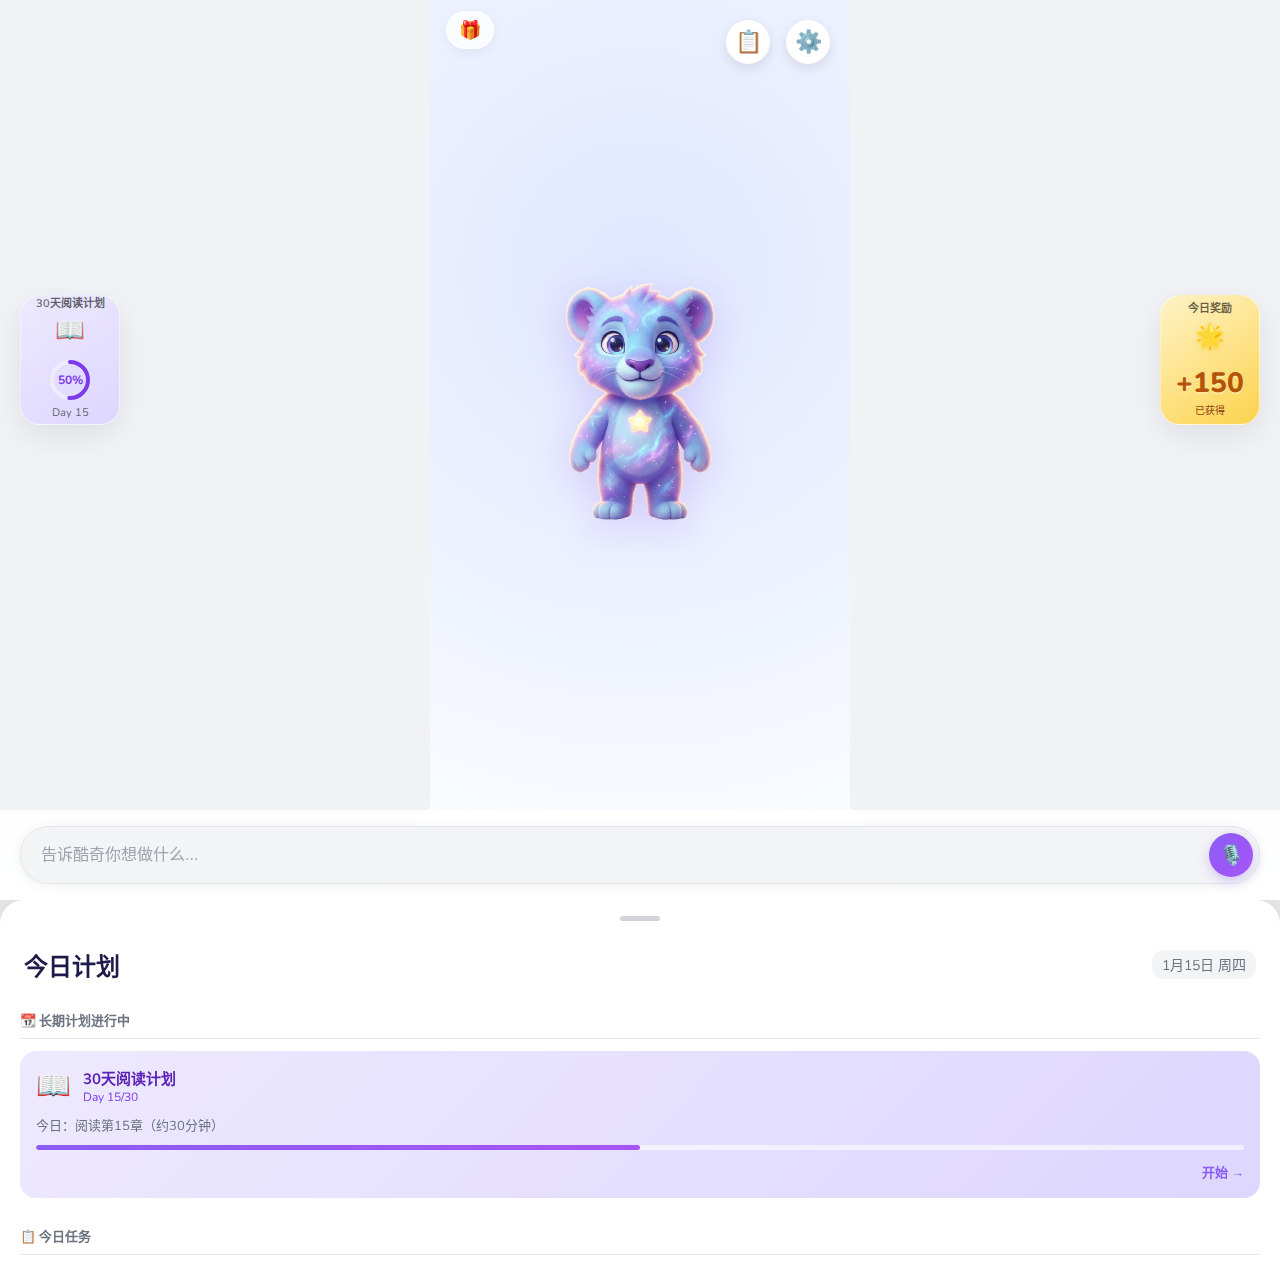
<file: star-companion-2.0/minimal-prototype.html>
<!DOCTYPE html>
<html lang="zh-CN">

<head>
    <meta charset="UTF-8">
    <meta name="viewport" content="width=device-width, initial-scale=1.0, maximum-scale=1.0, user-scalable=no">
    <title>星伴 - 完整交互原型</title>
    <link rel="preconnect" href="https://fonts.googleapis.com">
    <link
        href="https://fonts.googleapis.com/css2?family=Fredoka:wght@400;500;600;700&family=Nunito:wght@400;600;700&display=swap"
        rel="stylesheet">
    <style>
        :root {
            --primary: #7C3AED;
            --primary-light: #A78BFA;
            --secondary: #F472B6;
            --accent: #34D399;
            --warning: #FBBF24;
            --bg-gradient: linear-gradient(135deg, #E0E7FF 0%, #FCE7F3 50%, #DBEAFE 100%);
            --bg-card: rgba(255, 255, 255, 0.95);
            --text-primary: #1E1B4B;
            --text-secondary: #6B7280;
            --text-muted: #6B7280;
            --radius-md: 16px;
            --radius-lg: 20px;
            --radius-xl: 24px;
            --radius-full: 9999px;
            --shadow-soft: 0 4px 20px rgba(124, 58, 237, 0.1);
            --shadow-float: 0 10px 40px rgba(124, 58, 237, 0.2);
        }

        * {
            box-sizing: border-box;
            margin: 0;
            padding: 0;
        }

        html,
        body {
            font-family: 'Nunito', sans-serif;
            background: #f0f2f5;
            min-height: 100vh;
            color: var(--text-primary);
        }

        h1,
        h2,
        h3,
        h4 {
            font-family: 'Fredoka', sans-serif;
        }

        button {
            font-family: inherit;
            cursor: pointer;
            border: none;
            background: none;
        }

        .app-container {
            max-width: 420px;
            margin: 0 auto;
            min-height: 100vh;
            background: var(--bg-gradient);
            position: relative;
            overflow: hidden;
        }

        /* ===== Header ===== */
        .app-header {
            display: flex;
            justify-content: space-between;
            align-items: center;
            padding: 12px 16px;
            background: var(--bg-card);
            border-bottom: 1px solid rgba(124, 58, 237, 0.08);
            position: relative;
            z-index: 10;
        }

        .user-section {
            display: flex;
            align-items: center;
            gap: 10px;
        }

        .user-avatar {
            width: 40px;
            height: 40px;
            border-radius: 50%;
            object-fit: cover;
        }

        .user-info .user-name {
            font-family: 'Fredoka', sans-serif;
            font-weight: 600;
            font-size: 15px;
        }

        .user-info .user-streak {
            font-size: 12px;
            color: var(--warning);
        }

        .header-right {
            display: flex;
            align-items: center;
            gap: 16px;
        }

        .header-stats {
            display: flex;
            gap: 12px;
        }

        .stat {
            display: flex;
            align-items: center;
            gap: 4px;
            font-weight: 600;
            font-size: 14px;
        }

        .menu-btn {
            width: 32px;
            height: 32px;
            display: flex;
            align-items: center;
            justify-content: center;
            font-size: 18px;
            color: var(--text-secondary);
        }

        /* ===== Pages Container ===== */
        .pages-container {
            height: calc(100vh - 56px - 64px);
            overflow: hidden;
            position: relative;
        }

        .page {
            position: absolute;
            inset: 0;
            overflow-y: auto;
            padding: 16px;
            padding-bottom: 100px;
            /* 增加底部间距，确保不被导航栏遮挡 */
            display: none;
            animation: fadeIn 0.25s ease-out;
            /* 关键修复：添加不透明背景防止重叠 */
            background: linear-gradient(135deg, #E0E7FF 0%, #FCE7F3 50%, #DBEAFE 100%);
            z-index: 1;
        }

        .page.active {
            display: block;
            z-index: 5;
        }

        @keyframes fadeIn {
            from {
                opacity: 0;
            }

            to {
                opacity: 1;
            }
        }

        /* ===== Bottom Navigation - 优化版 ===== */
        .bottom-nav {
            position: fixed;
            bottom: 0;
            left: 0;
            right: 0;
            max-width: 420px;
            margin: 0 auto;
            display: flex;
            justify-content: space-around;
            padding: 4px 12px 8px;
            /* 极简 padding */
            /* 减小 padding 使导航栏更紧凑 */
            background: rgba(255, 255, 255, 0.98);
            backdrop-filter: blur(20px);
            -webkit-backdrop-filter: blur(20px);
            border-top: 1px solid rgba(124, 58, 237, 0.1);
            box-shadow: 0 -4px 20px rgba(124, 58, 237, 0.08);
            transition: all 0.3s ease;
            z-index: 1000;
        }

        .bottom-nav.minimal {
            padding: 8px 16px 24px;
        }

        .nav-item {
            display: flex;
            flex-direction: column;
            align-items: center;
            gap: 1px;
            /* 最小间距 */
            padding: 4px 10px;
            /* 最小内边距 */
            border-radius: 12px;
            transition: all 0.25s cubic-bezier(0.4, 0, 0.2, 1);
            position: relative;
            background: transparent;
            border: none;
            cursor: pointer;
        }

        .nav-item::before {
            content: '';
            position: absolute;
            top: -2px;
            left: 50%;
            transform: translateX(-50%) scaleX(0);
            width: 24px;
            height: 3px;
            background: linear-gradient(90deg, var(--primary), var(--secondary));
            border-radius: 2px;
            transition: transform 0.3s cubic-bezier(0.4, 0, 0.2, 1);
        }

        .nav-item.active::before {
            transform: translateX(-50%) scaleX(1);
        }

        .nav-item .nav-icon {
            display: block;
            width: 24px;
            height: 24px;
            margin: 0 auto 2px auto;
            background-size: contain;
            background-repeat: no-repeat;
            background-position: center;
            transition: transform 0.25s cubic-bezier(0.4, 0, 0.2, 1);
        }

        /* [已废弃] 旧的 SVG 子元素样式，现改用 background-image
        .nav-item .nav-icon svg { ... }
        .nav-item.active .nav-icon svg { ... }
        */

        .nav-item.active .nav-icon {
            transform: scale(1.1);
        }

        /* 图标背景图定义 - 默认状态 (灰色) */
        .nav-item .nav-icon.icon-home {
            background-image: url('[data-uri]');
        }

        .nav-item .nav-icon.icon-tasks {
            background-image: url('[data-uri]');
        }

        .nav-item .nav-icon.icon-rewards {
            background-image: url('[data-uri]');
        }

        .nav-item .nav-icon.icon-profile {
            background-image: url('[data-uri]');
        }

        /* 图标背景图定义 - 激活状态 (紫色) */
        .nav-item.active .nav-icon.icon-home {
            background-image: url('[data-uri]');
        }

        .nav-item.active .nav-icon.icon-tasks {
            background-image: url('[data-uri]');
        }

        .nav-item.active .nav-icon.icon-rewards {
            background-image: url('[data-uri]');
        }

        .nav-item.active .nav-icon.icon-profile {
            background-image: url('[data-uri]');
        }

        .nav-item .nav-label {
            font-size: 10px;
            font-weight: 500;
            color: var(--text-muted);
            transition: all 0.25s;
        }

        .nav-item.active .nav-label {
            color: var(--primary);
            font-weight: 700;
        }

        .nav-item:hover {
            background: rgba(124, 58, 237, 0.06);
        }

        .nav-item:active {
            transform: scale(0.95);
        }

        .nav-badge {
            position: absolute;
            top: 2px;
            right: 10px;
            min-width: 18px;
            height: 18px;
            padding: 0 5px;
            font-size: 10px;
            font-weight: 700;
            color: white;
            background: linear-gradient(135deg, #EF4444, #F472B6);
            border-radius: 10px;
            display: flex;
            align-items: center;
            justify-content: center;
            box-shadow: 0 2px 8px rgba(239, 68, 68, 0.4);
            animation: badgePulse 2s ease-in-out infinite;
        }

        @keyframes badgePulse {

            0%,
            100% {
                transform: scale(1);
            }

            50% {
                transform: scale(1.1);
            }
        }

        /* ===== 对话页 (HOME) ===== */
        #page-home {
            display: none;
            flex-direction: column;
            padding: 0;
            height: 100%;
            background: linear-gradient(135deg, #E0E7FF 0%, #FCE7F3 50%, #DBEAFE 100%);
        }

        #page-home.active {
            display: flex;
            z-index: 5;
        }

        /* ===== 伙伴展示舞台 ===== */
        .partner-stage {
            display: flex;
            flex-direction: column;
            align-items: center;
            padding: 20px 16px 16px;
            position: relative;
        }

        .stage-glow {
            position: absolute;
            top: 50%;
            left: 50%;
            transform: translate(-50%, -50%);
            width: 180px;
            height: 180px;
            background: radial-gradient(circle, rgba(124, 58, 237, 0.15) 0%, transparent 70%);
            border-radius: 50%;
            animation: glow 3s ease-in-out infinite;
        }

        @keyframes glow {

            0%,
            100% {
                transform: translate(-50%, -50%) scale(1);
                opacity: 0.6;
            }

            50% {
                transform: translate(-50%, -50%) scale(1.1);
                opacity: 1;
            }
        }

        .partner-character {
            position: relative;
            z-index: 2;
            cursor: pointer;
            transition: transform 0.3s ease;
        }

        .partner-character:hover {
            transform: scale(1.05);
        }

        .partner-character:active {
            transform: scale(0.98);
        }

        .partner-image {
            width: 140px;
            height: 140px;
            object-fit: contain;
            filter: drop-shadow(0 8px 16px rgba(124, 58, 237, 0.2));
            animation: float 3s ease-in-out infinite;
        }

        @keyframes float {

            0%,
            100% {
                transform: translateY(0);
            }

            50% {
                transform: translateY(-8px);
            }
        }

        .partner-expression {
            position: absolute;
            top: -10px;
            right: -10px;
            font-size: 24px;
            animation: pop 0.3s ease-out;
        }

        @keyframes pop {
            0% {
                transform: scale(0);
            }

            50% {
                transform: scale(1.2);
            }

            100% {
                transform: scale(1);
            }
        }

        .partner-info {
            display: flex;
            flex-direction: column;
            align-items: center;
            margin-top: 12px;
            z-index: 2;
        }

        .partner-name {
            font-family: 'Fredoka', sans-serif;
            font-size: 22px;
            font-weight: 700;
            color: var(--primary);
            margin-bottom: 6px;
        }

        .partner-level {
            display: flex;
            align-items: center;
            gap: 8px;
            margin-bottom: 8px;
        }

        .level-badge {
            padding: 3px 10px;
            background: linear-gradient(135deg, var(--primary), var(--primary-light));
            color: white;
            font-size: 12px;
            font-weight: 700;
            border-radius: 20px;
        }

        .level-text {
            font-size: 13px;
            color: var(--text-secondary);
            font-weight: 600;
        }

        .level-progress {
            width: 120px;
            height: 6px;
            background: rgba(124, 58, 237, 0.15);
            border-radius: 3px;
            overflow: hidden;
            margin-bottom: 4px;
        }

        .level-bar {
            height: 100%;
            background: linear-gradient(90deg, var(--primary), var(--secondary));
            border-radius: 3px;
            transition: width 0.5s ease;
        }

        .level-hint {
            font-size: 11px;
            color: var(--text-muted);
        }

        /* ===== 对话气泡 ===== */
        .partner-dialog {
            padding: 0 20px;
            margin-bottom: 16px;
        }

        .dialog-bubble {
            background: var(--bg-card);
            padding: 14px 18px;
            border-radius: 20px;
            border-bottom-left-radius: 6px;
            box-shadow: var(--shadow-soft);
            position: relative;
        }

        .dialog-bubble::before {
            content: '';
            position: absolute;
            top: -8px;
            left: 50%;
            transform: translateX(-50%);
            border-left: 8px solid transparent;
            border-right: 8px solid transparent;
            border-bottom: 8px solid var(--bg-card);
        }

        .dialog-bubble p {
            font-size: 15px;
            line-height: 1.6;
            color: var(--text-primary);
            text-align: center;
        }

        /* ===== 快捷标签区 ===== */
        .quick-section {
            padding: 0 16px;
            margin-bottom: 16px;
        }

        .quick-tags {
            display: flex;
            gap: 8px;
            flex-wrap: wrap;
            justify-content: center;
        }

        .quick-tag {
            padding: 10px 16px;
            background: var(--bg-card);
            border-radius: var(--radius-full);
            font-size: 14px;
            font-weight: 600;
            color: var(--primary);
            border: 1px solid rgba(124, 58, 237, 0.15);
            transition: all 0.2s;
            box-shadow: 0 2px 8px rgba(124, 58, 237, 0.08);
        }

        .quick-tag:hover {
            background: var(--primary);
            color: white;
            transform: translateY(-2px);
            box-shadow: 0 4px 12px rgba(124, 58, 237, 0.3);
        }

        /* ===== 今日任务预览 ===== */
        .today-tasks-preview {
            margin: 0 16px 16px;
            background: var(--bg-card);
            border-radius: var(--radius-lg);
            padding: 14px;
            box-shadow: var(--shadow-soft);
        }

        .preview-header {
            display: flex;
            align-items: center;
            gap: 8px;
            margin-bottom: 12px;
        }

        .preview-title {
            font-family: 'Fredoka', sans-serif;
            font-size: 15px;
            font-weight: 600;
        }

        .preview-count {
            font-size: 12px;
            color: var(--text-secondary);
            background: rgba(124, 58, 237, 0.1);
            padding: 2px 8px;
            border-radius: 10px;
        }

        .view-all-btn {
            margin-left: auto;
            font-size: 13px;
            font-weight: 600;
            color: var(--primary);
        }

        .preview-list {
            display: flex;
            flex-direction: column;
            gap: 8px;
        }

        .preview-item {
            display: flex;
            align-items: center;
            gap: 10px;
            padding: 10px 12px;
            background: rgba(124, 58, 237, 0.03);
            border-radius: 12px;
        }

        .preview-item.done {
            opacity: 0.6;
        }

        .preview-item.done .item-name {
            text-decoration: line-through;
        }

        .item-check {
            font-size: 16px;
        }

        .item-name {
            flex: 1;
            font-size: 14px;
            font-weight: 500;
        }

        .item-reward {
            font-size: 13px;
            font-weight: 600;
            color: var(--warning);
        }

        /* ===== 对话扩展区 ===== */
        .chat-expand-area {
            flex: 1;
            overflow-y: auto;
            padding: 0 16px;
            display: flex;
            flex-direction: column;
            gap: 12px;
        }

        .chat-expand-area.hidden {
            display: none;
        }

        /* ===== 输入区域 ===== */
        .input-area {
            padding: 12px 16px 16px;
            background: var(--bg-card);
            border-top: 1px solid rgba(124, 58, 237, 0.08);
            margin-top: auto;
        }

        .input-wrapper {
            display: flex;
            gap: 10px;
            align-items: center;
        }

        .chat-input {
            flex: 1;
            padding: 12px 16px;
            border: 2px solid rgba(124, 58, 237, 0.12);
            border-radius: var(--radius-full);
            font-size: 15px;
            font-family: inherit;
            outline: none;
            transition: border-color 0.2s;
        }

        .chat-input:focus {
            border-color: var(--primary);
        }

        .input-btn {
            width: 44px;
            height: 44px;
            border-radius: 50%;
            display: flex;
            align-items: center;
            justify-content: center;
            font-size: 18px;
            transition: all 0.2s;
        }

        .voice-btn {
            background: rgba(124, 58, 237, 0.1);
            color: var(--primary);
        }

        .send-btn {
            background: linear-gradient(135deg, var(--primary), var(--primary-light));
            color: white;
            box-shadow: 0 4px 12px rgba(124, 58, 237, 0.3);
        }

        .send-btn:hover {
            transform: scale(1.05);
        }

        /* 保留消息样式用于对话扩展区 */
        .message {
            display: flex;
            gap: 10px;
            max-width: 85%;
            animation: msgIn 0.3s ease-out;
        }

        /* 思考动画 */
        .thinking-indicator {
            display: flex;
            align-items: center;
            gap: 12px;
            padding: 12px 16px;
            background: var(--bg-card);
            border-radius: var(--radius-lg);
            box-shadow: var(--shadow-soft);
            margin: 8px 0;
        }

        .thinking-dots {
            display: flex;
            gap: 4px;
        }

        .thinking-dots span {
            width: 8px;
            height: 8px;
            background: var(--primary);
            border-radius: 50%;
            animation: thinkPulse 1.4s ease-in-out infinite;
        }

        .thinking-dots span:nth-child(2) {
            animation-delay: 0.2s;
        }

        .thinking-dots span:nth-child(3) {
            animation-delay: 0.4s;
        }

        @keyframes thinkPulse {

            0%,
            100% {
                opacity: 0.3;
                transform: scale(0.8);
            }

            50% {
                opacity: 1;
                transform: scale(1);
            }
        }

        @keyframes msgIn {
            from {
                opacity: 0;
                transform: translateY(8px);
            }

            to {
                opacity: 1;
                transform: translateY(0);
            }
        }

        .message.partner {
            align-self: flex-start;
        }

        .message.user {
            align-self: flex-end;
            flex-direction: row-reverse;
        }

        .msg-avatar {
            width: 36px;
            height: 36px;
            border-radius: 50%;
            object-fit: cover;
            flex-shrink: 0;
        }

        .msg-bubble {
            padding: 12px 16px;
            border-radius: var(--radius-lg);
            font-size: 15px;
            line-height: 1.5;
        }

        .message.partner .msg-bubble {
            background: var(--bg-card);
            border-bottom-left-radius: 6px;
            box-shadow: var(--shadow-soft);
        }

        .message.user .msg-bubble {
            background: linear-gradient(135deg, var(--primary), var(--primary-light));
            color: white;
            border-bottom-right-radius: 6px;
        }

        .quick-tags {
            display: flex;
            gap: 8px;
            flex-wrap: wrap;
            padding: 0 4px;
        }

        .quick-tag {
            padding: 8px 14px;
            background: var(--bg-card);
            border-radius: var(--radius-full);
            font-size: 13px;
            font-weight: 600;
            color: var(--primary);
            border: 1px solid rgba(124, 58, 237, 0.15);
            transition: all 0.2s;
        }

        .quick-tag:hover {
            background: var(--primary);
            color: white;
        }

        .input-area {
            padding: 12px 16px 16px;
            background: var(--bg-card);
            border-top: 1px solid rgba(124, 58, 237, 0.08);
        }

        .input-wrapper {
            display: flex;
            gap: 10px;
            align-items: center;
        }

        .chat-input {
            flex: 1;
            padding: 12px 16px;
            border: 2px solid rgba(124, 58, 237, 0.12);
            border-radius: var(--radius-full);
            font-size: 15px;
            font-family: inherit;
            outline: none;
            transition: border-color 0.2s;
        }

        .chat-input:focus {
            border-color: var(--primary);
        }

        .input-btn {
            width: 44px;
            height: 44px;
            border-radius: 50%;
            display: flex;
            align-items: center;
            justify-content: center;
            font-size: 18px;
            transition: all 0.2s;
        }

        .voice-btn {
            background: rgba(124, 58, 237, 0.1);
            color: var(--primary);
        }

        .send-btn {
            background: linear-gradient(135deg, var(--primary), var(--primary-light));
            color: white;
            box-shadow: 0 4px 12px rgba(124, 58, 237, 0.3);
        }

        .send-btn:hover {
            transform: scale(1.05);
        }

        /* Task Plan Card */
        .task-plan {
            background: var(--bg-card);
            border-radius: var(--radius-xl);
            overflow: hidden;
            box-shadow: var(--shadow-float);
            margin: 8px 0;
        }

        .plan-header {
            padding: 14px 16px;
            background: linear-gradient(135deg, rgba(124, 58, 237, 0.08), rgba(244, 114, 182, 0.08));
        }

        .plan-title {
            font-size: 16px;
            font-weight: 700;
            margin-bottom: 4px;
        }

        .plan-meta {
            font-size: 13px;
            color: var(--text-secondary);
        }

        .plan-steps {
            padding: 8px 16px;
        }

        .step-row {
            display: flex;
            align-items: center;
            gap: 12px;
            padding: 12px 0;
            border-bottom: 1px dashed rgba(124, 58, 237, 0.1);
        }

        .step-row:last-child {
            border-bottom: none;
        }

        .step-num {
            width: 26px;
            height: 26px;
            background: linear-gradient(135deg, var(--primary), var(--primary-light));
            color: white;
            border-radius: 50%;
            display: flex;
            align-items: center;
            justify-content: center;
            font-size: 13px;
            font-weight: 600;
            flex-shrink: 0;
        }

        .step-icon {
            font-size: 20px;
        }

        .step-info {
            flex: 1;
        }

        .step-name {
            font-weight: 600;
            font-size: 14px;
        }

        .step-time {
            font-size: 12px;
            color: var(--text-secondary);
        }

        .step-reward {
            font-size: 13px;
            font-weight: 600;
            color: var(--warning);
        }

        .plan-bonus {
            display: flex;
            justify-content: space-between;
            align-items: center;
            padding: 12px 16px;
            background: linear-gradient(135deg, rgba(251, 191, 36, 0.1), rgba(52, 211, 153, 0.1));
        }

        .bonus-label {
            font-size: 13px;
            color: var(--text-secondary);
        }

        .bonus-value {
            font-size: 16px;
            font-weight: 700;
            color: var(--accent);
        }

        .action-btns {
            display: flex;
            gap: 10px;
            margin-top: 12px;
        }

        .action-btn {
            flex: 1;
            padding: 12px 16px;
            border-radius: var(--radius-full);
            font-size: 15px;
            font-weight: 600;
            transition: all 0.2s;
        }

        .action-btn.primary {
            background: linear-gradient(135deg, var(--primary), var(--primary-light));
            color: white;
            box-shadow: 0 4px 15px rgba(124, 58, 237, 0.35);
        }

        .action-btn.secondary {
            background: rgba(124, 58, 237, 0.1);
            color: var(--primary);
        }

        /* 任务调整选项 */
        .adjust-options {
            display: grid;
            grid-template-columns: repeat(2, 1fr);
            gap: 10px;
            margin: 16px 0;
        }

        .adjust-option {
            padding: 14px 12px;
            background: var(--bg-card);
            border-radius: var(--radius-lg);
            font-size: 14px;
            font-weight: 600;
            text-align: center;
            box-shadow: var(--shadow-soft);
            transition: all 0.2s;
        }

        .adjust-option:hover {
            transform: translateY(-2px);
            box-shadow: var(--shadow-float);
        }

        .adjust-option:active {
            transform: scale(0.97);
        }

        .adjust-actions {
            display: flex;
            flex-wrap: wrap;
            gap: 8px;
            margin-top: 12px;
        }

        .adjust-action-btn {
            padding: 10px 16px;
            font-size: 14px;
            font-weight: 600;
            border-radius: var(--radius-full);
            background: rgba(124, 58, 237, 0.1);
            color: var(--primary);
            transition: all 0.2s;
        }

        .adjust-action-btn.primary {
            background: linear-gradient(135deg, var(--primary), var(--primary-light));
            color: white;
        }

        .task-plan.compact {
            padding: 10px 14px;
            margin-top: 10px;
        }

        .task-plan.compact .step-row {
            padding: 8px 0;
        }

        /* 家长任务提示 */
        .parent-task-note {
            background: rgba(244, 114, 182, 0.1);
            border-radius: var(--radius-md);
            padding: 12px;
            font-size: 13px;
            color: var(--secondary);
            text-align: center;
            margin: 12px 0;
        }

        /* ===== 任务页 (TASKS) ===== */
        .page-title-bar {
            display: flex;
            justify-content: space-between;
            align-items: center;
            margin-bottom: 16px;
        }

        .page-title {
            font-size: 20px;
        }

        .view-toggle {
            display: flex;
            background: rgba(124, 58, 237, 0.08);
            border-radius: var(--radius-full);
            padding: 3px;
        }

        .toggle-btn {
            padding: 6px 14px;
            font-size: 13px;
            font-weight: 600;
            color: var(--text-secondary);
            border-radius: var(--radius-full);
        }

        .toggle-btn.active {
            background: white;
            color: var(--primary);
            box-shadow: var(--shadow-soft);
        }

        .section-title {
            font-size: 14px;
            font-weight: 600;
            color: var(--text-secondary);
            margin: 16px 0 10px;
            display: flex;
            align-items: center;
            gap: 6px;
        }

        .task-card {
            background: var(--bg-card);
            border-radius: var(--radius-lg);
            padding: 14px;
            margin-bottom: 10px;
            box-shadow: var(--shadow-soft);
            display: flex;
            align-items: center;
            gap: 12px;
        }

        .task-card.in-progress {
            border-left: 4px solid var(--primary);
        }

        .task-card.parent-task {
            border-left: 4px solid var(--secondary);
        }

        .task-icon {
            width: 42px;
            height: 42px;
            background: linear-gradient(135deg, rgba(124, 58, 237, 0.1), rgba(244, 114, 182, 0.1));
            border-radius: 12px;
            display: flex;
            align-items: center;
            justify-content: center;
            font-size: 22px;
            flex-shrink: 0;
        }

        .task-content {
            flex: 1;
            min-width: 0;
        }

        .task-name {
            font-weight: 600;
            font-size: 15px;
            margin-bottom: 3px;
        }

        .task-meta {
            font-size: 12px;
            color: var(--text-secondary);
        }

        .task-progress {
            font-size: 12px;
            color: var(--primary);
            margin-top: 4px;
        }

        .task-action-btn {
            padding: 8px 14px;
            font-size: 13px;
            font-weight: 600;
            border-radius: var(--radius-full);
            flex-shrink: 0;
        }

        .task-action-btn.continue {
            background: linear-gradient(135deg, var(--primary), var(--primary-light));
            color: white;
        }

        .task-action-btn.start {
            background: rgba(52, 211, 153, 0.15);
            color: var(--accent);
        }

        .plan-card {
            background: var(--bg-card);
            border-radius: var(--radius-lg);
            padding: 14px;
            margin-bottom: 10px;
            box-shadow: var(--shadow-soft);
        }

        .plan-card-header {
            display: flex;
            align-items: center;
            gap: 10px;
            margin-bottom: 10px;
        }

        .plan-card-icon {
            font-size: 24px;
        }

        .plan-card-title {
            font-weight: 600;
            font-size: 15px;
        }

        .plan-card-day {
            font-size: 12px;
            color: var(--text-secondary);
        }

        .progress-bar {
            height: 8px;
            background: rgba(124, 58, 237, 0.1);
            border-radius: 4px;
            overflow: hidden;
            position: relative;
        }

        .progress-bar.large {
            height: 10px;
            overflow: visible;
        }

        .progress-fill {
            height: 100%;
            background: linear-gradient(90deg, var(--primary), var(--secondary));
            border-radius: 4px;
            transition: width 0.5s ease;
        }

        /* ===== 长期计划卡片增强版 ===== */
        .long-plan-card {
            background: var(--bg-card);
            border-radius: var(--radius-xl);
            padding: 16px;
            margin-bottom: 14px;
            box-shadow: var(--shadow-float);
            cursor: pointer;
            transition: all 0.2s;
            border: 2px solid transparent;
        }

        .long-plan-card:hover {
            border-color: var(--primary-light);
            transform: translateY(-2px);
        }

        .plan-card-top {
            display: flex;
            align-items: center;
            gap: 12px;
            margin-bottom: 14px;
        }

        .plan-icon-wrap {
            width: 48px;
            height: 48px;
            background: linear-gradient(135deg, rgba(124, 58, 237, 0.15), rgba(244, 114, 182, 0.15));
            border-radius: 14px;
            display: flex;
            align-items: center;
            justify-content: center;
        }

        .plan-emoji {
            font-size: 26px;
        }

        .plan-main-info {
            flex: 1;
        }

        .plan-title {
            font-family: 'Fredoka', sans-serif;
            font-weight: 600;
            font-size: 16px;
            color: var(--text-primary);
            margin-bottom: 2px;
        }

        .plan-subtitle {
            font-size: 12px;
            color: var(--text-secondary);
        }

        .plan-streak {
            display: flex;
            align-items: center;
            gap: 2px;
            background: linear-gradient(135deg, #FEF3C7, #FDE68A);
            padding: 6px 10px;
            border-radius: 20px;
        }

        .streak-fire {
            font-size: 14px;
        }

        .streak-num {
            font-size: 14px;
            font-weight: 700;
            color: #D97706;
        }

        .plan-stats-row {
            display: flex;
            justify-content: space-between;
            padding: 10px 0;
            margin-bottom: 12px;
            border-top: 1px dashed rgba(124, 58, 237, 0.1);
            border-bottom: 1px dashed rgba(124, 58, 237, 0.1);
        }

        .plan-stat {
            text-align: center;
        }

        .stat-value {
            display: block;
            font-weight: 700;
            font-size: 15px;
            color: var(--primary);
        }

        .stat-label {
            font-size: 11px;
            color: var(--text-muted);
        }

        .plan-progress-section {
            margin-bottom: 14px;
        }

        .progress-milestone {
            position: absolute;
            top: 50%;
            transform: translate(-50%, -50%);
        }

        .milestone-dot {
            display: block;
            width: 14px;
            height: 14px;
            background: white;
            border: 3px solid rgba(124, 58, 237, 0.3);
            border-radius: 50%;
        }

        .milestone-dot.done {
            background: var(--accent);
            border-color: var(--accent);
        }

        .progress-labels {
            display: flex;
            justify-content: space-between;
            margin-top: 8px;
            font-size: 11px;
            color: var(--text-muted);
        }

        .progress-labels .current {
            color: var(--primary);
            font-weight: 600;
        }

        .plan-today-task {
            display: flex;
            align-items: center;
            gap: 8px;
            padding: 10px 12px;
            background: linear-gradient(135deg, rgba(124, 58, 237, 0.05), rgba(244, 114, 182, 0.05));
            border-radius: 12px;
        }

        .today-label {
            font-size: 12px;
            font-weight: 600;
            color: var(--primary);
            white-space: nowrap;
        }

        .today-content {
            flex: 1;
            font-size: 13px;
            color: var(--text-secondary);
        }

        .today-start-btn {
            padding: 6px 14px;
            background: linear-gradient(135deg, var(--primary), var(--primary-light));
            color: white;
            font-size: 12px;
            font-weight: 600;
            border-radius: 20px;
            flex-shrink: 0;
        }

        .today-start-btn:hover {
            transform: scale(1.05);
        }

        .create-plan-btn {
            display: flex;
            align-items: center;
            justify-content: center;
            gap: 8px;
            width: 100%;
            padding: 14px;
            margin-top: 8px;
            background: rgba(124, 58, 237, 0.08);
            border: 2px dashed rgba(124, 58, 237, 0.3);
            border-radius: var(--radius-lg);
            color: var(--primary);
            font-size: 14px;
            font-weight: 600;
            transition: all 0.2s;
        }

        .create-plan-btn:hover {
            background: rgba(124, 58, 237, 0.15);
            border-color: var(--primary);
        }

        .create-icon {
            font-size: 20px;
            font-weight: 300;
        }

        .section-count {
            font-size: 12px;
            font-weight: 400;
            color: var(--text-muted);
            margin-left: 4px;
        }

        .task-from-plan {
            font-size: 11px;
            color: var(--primary);
            margin-top: 2px;
        }

        /* 家长发布的任务样式 */
        .task-card.parent-task {
            border-left: 3px solid var(--secondary);
            background: linear-gradient(90deg, rgba(244, 114, 182, 0.05) 0%, var(--bg-card) 20%);
        }

        .task-from-parent {
            font-size: 11px;
            color: var(--secondary);
            margin-top: 2px;
            font-weight: 500;
        }

        /* 新任务通知徽章 */
        .new-task-badge {
            position: absolute;
            top: -5px;
            right: -5px;
            background: var(--secondary);
            color: white;
            font-size: 10px;
            font-weight: 700;
            padding: 2px 6px;
            border-radius: 10px;
            animation: pulse 2s infinite;
        }

        @keyframes pulse {

            0%,
            100% {
                transform: scale(1);
            }

            50% {
                transform: scale(1.1);
            }
        }

        /* ===== 家长中心样式 ===== */
        .parent-center-overlay {
            position: fixed;
            top: 0;
            left: 0;
            right: 0;
            bottom: 0;
            background: linear-gradient(135deg, #E0E7FF 0%, #FCE7F3 50%, #DBEAFE 100%);
            z-index: 2000;
            display: none;
            flex-direction: column;
        }

        .parent-center-overlay.active {
            display: flex;
        }

        .parent-center-header {
            display: flex;
            align-items: center;
            justify-content: space-between;
            padding: 16px 20px;
            background: linear-gradient(135deg, #4F46E5 0%, #7C3AED 100%);
            color: white;
        }

        .parent-center-title {
            font-size: 18px;
            font-weight: 700;
        }

        .parent-center-close {
            font-size: 20px;
            padding: 8px;
            color: white;
            cursor: pointer;
        }

        .parent-center-body {
            flex: 1;
            padding: 20px;
            overflow-y: auto;
        }

        .parent-menu-grid {
            display: grid;
            grid-template-columns: repeat(2, 1fr);
            gap: 12px;
            margin-bottom: 20px;
        }

        .parent-menu-item {
            background: var(--bg-card);
            border-radius: var(--radius-lg);
            padding: 20px 16px;
            text-align: center;
            box-shadow: var(--shadow-soft);
            cursor: pointer;
            transition: all 0.2s;
        }

        .parent-menu-item:hover {
            transform: translateY(-2px);
            box-shadow: var(--shadow-medium);
        }

        .parent-menu-icon {
            font-size: 32px;
            margin-bottom: 8px;
        }

        .parent-menu-label {
            font-size: 14px;
            font-weight: 600;
            color: var(--text-primary);
        }

        .parent-menu-desc {
            font-size: 12px;
            color: var(--text-muted);
            margin-top: 4px;
        }

        /* 任务管理面板 */
        .task-manage-section {
            margin-top: 20px;
        }

        .section-header {
            display: flex;
            justify-content: space-between;
            align-items: center;
            margin-bottom: 12px;
        }

        .section-header h3 {
            font-size: 16px;
            color: var(--text-primary);
        }

        .add-task-btn {
            background: linear-gradient(135deg, var(--primary), var(--secondary));
            color: white;
            padding: 8px 16px;
            border-radius: var(--radius-full);
            font-size: 13px;
            font-weight: 600;
            cursor: pointer;
        }

        .parent-task-list {
            display: flex;
            flex-direction: column;
            gap: 10px;
        }

        .parent-task-item {
            background: var(--bg-card);
            border-radius: var(--radius-md);
            padding: 14px;
            display: flex;
            align-items: center;
            gap: 12px;
            box-shadow: var(--shadow-soft);
        }

        .parent-task-item.pending {
            border-left: 3px solid var(--warning);
        }

        .parent-task-item.sent {
            border-left: 3px solid var(--primary);
        }

        .parent-task-item.completed {
            border-left: 3px solid var(--success);
            opacity: 0.8;
        }

        .parent-task-info {
            flex: 1;
        }

        .parent-task-title {
            font-size: 14px;
            font-weight: 600;
            color: var(--text-primary);
        }

        .parent-task-meta {
            font-size: 12px;
            color: var(--text-muted);
            margin-top: 4px;
        }

        .parent-task-status {
            font-size: 12px;
            padding: 4px 10px;
            border-radius: var(--radius-full);
            font-weight: 600;
        }

        .parent-task-status.pending {
            background: rgba(245, 158, 11, 0.15);
            color: var(--warning);
        }

        .parent-task-status.sent {
            background: rgba(124, 58, 237, 0.15);
            color: var(--primary);
        }

        .parent-task-status.completed {
            background: rgba(34, 197, 94, 0.15);
            color: var(--success);
        }

        /* 发布任务表单弹窗 */
        .create-task-modal {
            position: fixed;
            top: 0;
            left: 0;
            right: 0;
            bottom: 0;
            background: rgba(0, 0, 0, 0.5);
            z-index: 3000;
            display: none;
            align-items: center;
            justify-content: center;
            padding: 20px;
        }

        .create-task-modal.active {
            display: flex;
        }

        .create-task-content {
            background: white;
            border-radius: var(--radius-xl);
            width: 100%;
            max-width: 400px;
            max-height: 80vh;
            overflow-y: auto;
            animation: slideUp 0.3s ease-out;
        }

        @keyframes slideUp {
            from {
                transform: translateY(20px);
                opacity: 0;
            }

            to {
                transform: translateY(0);
                opacity: 1;
            }
        }

        .create-task-header {
            padding: 20px 20px 0;
            display: flex;
            justify-content: space-between;
            align-items: center;
        }

        .create-task-header h3 {
            font-size: 18px;
            color: var(--text-primary);
        }

        .create-task-close {
            font-size: 24px;
            color: var(--text-muted);
            cursor: pointer;
        }

        .create-task-form {
            padding: 20px;
        }

        .form-group {
            margin-bottom: 16px;
        }

        .form-label {
            display: block;
            font-size: 14px;
            font-weight: 600;
            color: var(--text-primary);
            margin-bottom: 8px;
        }

        .form-input {
            width: 100%;
            padding: 12px 14px;
            border: 2px solid rgba(124, 58, 237, 0.2);
            border-radius: var(--radius-md);
            font-size: 15px;
            transition: border-color 0.2s;
        }

        .form-input:focus {
            outline: none;
            border-color: var(--primary);
        }

        .form-select {
            width: 100%;
            padding: 12px 14px;
            border: 2px solid rgba(124, 58, 237, 0.2);
            border-radius: var(--radius-md);
            font-size: 15px;
            background: white;
        }

        .reward-slider {
            display: flex;
            align-items: center;
            gap: 12px;
        }

        .reward-slider input[type="range"] {
            flex: 1;
            accent-color: var(--primary);
        }

        .reward-value {
            font-size: 16px;
            font-weight: 700;
            color: var(--primary);
            min-width: 60px;
            text-align: right;
        }

        .quick-task-tags {
            display: flex;
            flex-wrap: wrap;
            gap: 8px;
            margin-top: 8px;
        }

        .quick-task-tag {
            padding: 8px 14px;
            background: rgba(124, 58, 237, 0.1);
            border-radius: var(--radius-full);
            font-size: 13px;
            color: var(--primary);
            cursor: pointer;
            transition: all 0.2s;
        }

        .quick-task-tag:hover {
            background: rgba(124, 58, 237, 0.2);
        }

        .submit-task-btn {
            width: 100%;
            padding: 14px;
            background: linear-gradient(135deg, var(--primary), var(--secondary));
            color: white;
            border-radius: var(--radius-full);
            font-size: 16px;
            font-weight: 700;
            margin-top: 8px;
            cursor: pointer;
        }

        .submit-task-btn:disabled {
            opacity: 0.6;
            cursor: not-allowed;
        }

        /* ===== 奖励页 (REWARDS) ===== */
        .reward-tabs {
            display: flex;
            gap: 8px;
            margin-bottom: 16px;
        }

        .reward-tab {
            flex: 1;
            padding: 10px;
            font-size: 14px;
            font-weight: 600;
            text-align: center;
            color: var(--text-secondary);
            background: var(--bg-card);
            border-radius: var(--radius-md);
            box-shadow: var(--shadow-soft);
        }

        .reward-tab.active {
            color: white;
            background: linear-gradient(135deg, var(--primary), var(--primary-light));
        }

        .shop-grid {
            display: grid;
            grid-template-columns: repeat(2, 1fr);
            gap: 12px;
        }

        .shop-item {
            background: var(--bg-card);
            border-radius: var(--radius-lg);
            padding: 16px;
            text-align: center;
            box-shadow: var(--shadow-soft);
        }

        .shop-item-icon {
            font-size: 36px;
            margin-bottom: 8px;
        }

        .shop-item-name {
            font-weight: 600;
            font-size: 14px;
            margin-bottom: 4px;
        }

        .shop-item-price {
            font-size: 13px;
            color: var(--warning);
            font-weight: 600;
        }

        .shop-item-owned {
            font-size: 12px;
            color: var(--accent);
        }

        .shop-item.owned {
            opacity: 0.7;
        }

        .shop-item.locked {
            opacity: 0.5;
        }

        .shop-item-price.vip {
            color: var(--primary);
        }

        /* Tab内容切换 */
        .reward-content {
            display: none;
        }

        .reward-content.active {
            display: block;
            animation: fadeIn 0.25s ease-out;
        }

        /* ===== 装扮试穿系统样式 ===== */
        .dressup-preview-area {
            background: linear-gradient(135deg, rgba(124, 58, 237, 0.1) 0%, rgba(168, 85, 247, 0.08) 100%);
            border-radius: 20px;
            padding: 20px;
            text-align: center;
            margin-bottom: 16px;
            position: relative;
            overflow: hidden;
        }

        .dressup-preview-area::before {
            content: '';
            position: absolute;
            top: -50%;
            left: -50%;
            width: 200%;
            height: 200%;
            background: radial-gradient(circle, rgba(255, 255, 255, 0.1) 0%, transparent 50%);
            animation: shimmer 3s ease-in-out infinite;
        }

        @keyframes shimmer {

            0%,
            100% {
                transform: rotate(0deg);
            }

            50% {
                transform: rotate(180deg);
            }
        }

        .dressup-character {
            position: relative;
            width: 120px;
            height: 120px;
            margin: 0 auto;
            display: flex;
            align-items: center;
            justify-content: center;
        }

        .dressup-body {
            font-size: 80px;
            z-index: 1;
        }

        .dressup-body img {
            width: 100px;
            height: 100px;
            object-fit: contain;
        }

        .dressup-layer {
            position: absolute;
            font-size: 32px;
            z-index: 2;
            transition: all 0.3s cubic-bezier(0.4, 0, 0.2, 1);
        }

        .dressup-layer.head {
            top: -8px;
            left: 50%;
            transform: translateX(-50%);
        }

        .dressup-layer.back {
            bottom: 5px;
            right: -10px;
            font-size: 28px;
        }

        .dressup-layer.trying {
            animation: bounce 0.5s ease-out;
        }

        @keyframes bounce {

            0%,
            100% {
                transform: translateX(-50%) scale(1);
            }

            50% {
                transform: translateX(-50%) scale(1.2);
            }
        }

        .dressup-status {
            margin-top: 12px;
            font-size: 13px;
            font-weight: 600;
        }

        .trying-label {
            color: var(--warning);
            animation: pulse 1s infinite;
        }

        .equipped-label {
            color: var(--text-muted);
        }

        /* 已装备槽位 */
        .equipped-items {
            display: flex;
            gap: 12px;
            justify-content: center;
            margin-bottom: 16px;
        }

        .equipped-slot {
            background: var(--bg-card);
            border: 2px solid rgba(124, 58, 237, 0.2);
            border-radius: 16px;
            padding: 10px 16px;
            display: flex;
            align-items: center;
            gap: 8px;
            cursor: pointer;
            transition: all 0.2s;
        }

        .equipped-slot:hover {
            border-color: var(--primary);
            transform: scale(1.02);
        }

        .equipped-slot.empty {
            border-style: dashed;
            opacity: 0.6;
        }

        .slot-icon {
            font-size: 20px;
        }

        .slot-name {
            font-size: 13px;
            font-weight: 600;
            color: var(--text-primary);
        }

        /* 分类标签 */
        .dressup-categories {
            display: flex;
            gap: 8px;
            margin-bottom: 16px;
            overflow-x: auto;
            padding-bottom: 4px;
        }

        .category-btn {
            flex-shrink: 0;
            padding: 8px 16px;
            border-radius: 20px;
            border: 2px solid rgba(124, 58, 237, 0.15);
            background: var(--bg-card);
            font-size: 13px;
            font-weight: 600;
            color: var(--text-secondary);
            cursor: pointer;
            transition: all 0.2s;
        }

        .category-btn.active {
            background: linear-gradient(135deg, var(--primary), var(--primary-light));
            color: white;
            border-color: transparent;
        }

        /* 装扮物品网格 */
        .dressup-items-grid {
            display: grid;
            grid-template-columns: repeat(3, 1fr);
            gap: 10px;
            margin-bottom: 16px;
        }

        .dressup-item {
            background: var(--bg-card);
            border: 2px solid transparent;
            border-radius: 16px;
            padding: 12px;
            text-align: center;
            cursor: pointer;
            transition: all 0.25s cubic-bezier(0.4, 0, 0.2, 1);
            position: relative;
        }

        .dressup-item:hover {
            transform: translateY(-2px);
            box-shadow: 0 8px 20px rgba(124, 58, 237, 0.15);
        }

        .dressup-item.trying {
            border-color: var(--warning);
            background: linear-gradient(135deg, rgba(245, 158, 11, 0.1) 0%, rgba(251, 191, 36, 0.05) 100%);
        }

        .dressup-item.equipped {
            border-color: var(--primary);
            background: linear-gradient(135deg, rgba(124, 58, 237, 0.1) 0%, rgba(168, 85, 247, 0.05) 100%);
        }

        .dressup-item.locked {
            opacity: 0.5;
        }

        .item-preview {
            font-size: 36px;
            margin-bottom: 6px;
        }

        .item-info {
            display: flex;
            flex-direction: column;
            gap: 2px;
        }

        .item-name {
            font-size: 12px;
            font-weight: 600;
            color: var(--text-primary);
        }

        .item-price {
            font-size: 11px;
            color: var(--warning);
            font-weight: 600;
        }

        .item-status {
            font-size: 10px;
            font-weight: 500;
        }

        .item-status.owned {
            color: var(--accent);
        }

        .item-status.equipped {
            color: var(--primary);
        }

        .item-locked {
            font-size: 10px;
            color: var(--text-muted);
        }

        /* 操作栏 */
        .dressup-actions {
            display: flex;
            gap: 12px;
            padding: 12px 0;
            animation: slideUp 0.3s ease-out;
        }

        .action-btn {
            flex: 1;
            padding: 14px 20px;
            border-radius: 25px;
            font-size: 15px;
            font-weight: 600;
            border: none;
            cursor: pointer;
            transition: all 0.2s;
        }

        .action-btn.cancel {
            background: rgba(107, 114, 128, 0.1);
            color: var(--text-secondary);
        }

        .action-btn.confirm {
            background: linear-gradient(135deg, var(--primary), var(--primary-light));
            color: white;
            box-shadow: 0 4px 15px rgba(124, 58, 237, 0.3);
        }

        .action-btn.confirm:hover {
            transform: scale(1.02);
        }

        #action-price {
            margin-left: 6px;
            opacity: 0.9;
        }

        /* ===== 进化页样式 ===== */
        .evolve-partner-card {
            display: flex;
            align-items: center;
            gap: 16px;
            padding: 20px;
            background: linear-gradient(135deg, rgba(124, 58, 237, 0.1), rgba(244, 114, 182, 0.1));
            border-radius: var(--radius-xl);
            margin-bottom: 20px;
        }

        .evolve-partner-img {
            position: relative;
        }

        .evolve-partner-img img {
            width: 80px;
            height: 80px;
            object-fit: contain;
            animation: float 3s ease-in-out infinite;
        }

        .evolve-level-badge {
            position: absolute;
            bottom: 0;
            right: 0;
            background: linear-gradient(135deg, var(--primary), var(--primary-light));
            color: white;
            font-size: 11px;
            font-weight: 700;
            padding: 3px 8px;
            border-radius: 10px;
        }

        .evolve-partner-info {
            flex: 1;
        }

        .evolve-partner-name {
            font-family: 'Fredoka', sans-serif;
            font-size: 20px;
            font-weight: 600;
            color: var(--text-primary);
        }

        .evolve-partner-stage {
            font-size: 14px;
            color: var(--primary);
            margin-bottom: 8px;
        }

        .evolve-progress-bar {
            height: 8px;
            background: rgba(124, 58, 237, 0.15);
            border-radius: 4px;
            overflow: hidden;
            margin-bottom: 4px;
        }

        .evolve-progress-fill {
            height: 100%;
            background: linear-gradient(90deg, var(--primary), var(--secondary));
            border-radius: 4px;
        }

        .evolve-progress-text {
            font-size: 11px;
            color: var(--text-muted);
        }

        .evolve-stages {
            background: var(--bg-card);
            border-radius: var(--radius-lg);
            padding: 12px;
            margin-bottom: 16px;
        }

        .evolve-stage {
            display: flex;
            align-items: center;
            gap: 12px;
            padding: 12px;
            border-bottom: 1px dashed rgba(124, 58, 237, 0.1);
        }

        .evolve-stage:last-child {
            border-bottom: none;
        }

        .stage-icon {
            font-size: 28px;
        }

        .stage-info {
            flex: 1;
        }

        .stage-name {
            font-weight: 600;
            font-size: 15px;
        }

        .stage-desc {
            font-size: 12px;
            color: var(--text-muted);
        }

        .stage-status {
            font-size: 18px;
        }

        .evolve-stage.done .stage-name {
            color: var(--accent);
        }

        .evolve-stage.current .stage-name {
            color: var(--primary);
        }

        .evolve-stage.locked {
            opacity: 0.5;
        }

        .evolve-tip {
            background: rgba(251, 191, 36, 0.15);
            border-radius: var(--radius-md);
            padding: 14px;
            font-size: 13px;
            color: var(--text-secondary);
            text-align: center;
            line-height: 1.6;
        }

        /* ===== 心愿页样式 ===== */
        .wish-balance {
            display: flex;
            align-items: center;
            justify-content: center;
            gap: 8px;
            padding: 20px;
            background: linear-gradient(135deg, rgba(124, 58, 237, 0.1), rgba(244, 114, 182, 0.1));
            border-radius: var(--radius-xl);
            margin-bottom: 20px;
        }

        .wish-balance-icon {
            font-size: 28px;
        }

        .wish-balance-num {
            font-family: 'Fredoka', sans-serif;
            font-size: 32px;
            font-weight: 700;
            color: var(--primary);
        }

        .wish-balance-label {
            font-size: 14px;
            color: var(--text-secondary);
        }

        .wish-list {
            display: flex;
            flex-direction: column;
            gap: 12px;
            margin-bottom: 20px;
        }

        .wish-item {
            display: flex;
            align-items: center;
            gap: 12px;
            padding: 14px;
            background: var(--bg-card);
            border-radius: var(--radius-lg);
            box-shadow: var(--shadow-soft);
        }

        .wish-icon {
            font-size: 32px;
        }

        .wish-info {
            flex: 1;
        }

        .wish-name {
            font-weight: 600;
            font-size: 15px;
            margin-bottom: 2px;
        }

        .wish-desc {
            font-size: 12px;
            color: var(--text-muted);
        }

        .wish-price {
            display: flex;
            flex-direction: column;
            align-items: flex-end;
            gap: 6px;
        }

        .wish-price span {
            font-size: 14px;
            font-weight: 600;
            color: var(--primary);
        }

        .wish-btn {
            padding: 6px 14px;
            font-size: 12px;
            font-weight: 600;
            border-radius: 20px;
            background: linear-gradient(135deg, var(--primary), var(--primary-light));
            color: white;
        }

        .wish-btn.disabled {
            background: #ccc;
            color: #888;
        }

        .wish-btn.add {
            background: rgba(124, 58, 237, 0.1);
            color: var(--primary);
        }

        .wish-history {
            background: var(--bg-card);
            border-radius: var(--radius-lg);
            padding: 16px;
        }

        .history-item {
            display: flex;
            align-items: center;
            gap: 10px;
            padding: 10px 0;
            border-bottom: 1px dashed rgba(124, 58, 237, 0.1);
        }

        .history-item:last-child {
            border-bottom: none;
            padding-bottom: 0;
        }

        .history-icon {
            font-size: 20px;
        }

        .history-name {
            flex: 1;
            font-size: 14px;
        }

        .history-date {
            font-size: 12px;
            color: var(--text-muted);
        }

        .history-status {
            font-size: 12px;
        }

        .history-status.done {
            color: var(--accent);
        }

        /* ===== 我的页 (PROFILE) ===== */
        .profile-card {
            background: var(--bg-card);
            border-radius: var(--radius-xl);
            padding: 20px;
            display: flex;
            align-items: center;
            gap: 16px;
            margin-bottom: 20px;
            box-shadow: var(--shadow-soft);
        }

        .profile-avatar {
            width: 64px;
            height: 64px;
            border-radius: 50%;
            object-fit: cover;
        }

        .profile-info {
            flex: 1;
        }

        .profile-name {
            font-size: 20px;
            font-weight: 700;
            margin-bottom: 4px;
        }

        .profile-stat {
            font-size: 13px;
            color: var(--text-secondary);
        }

        .profile-badge {
            padding: 6px 12px;
            font-size: 12px;
            font-weight: 600;
            border-radius: var(--radius-full);
        }

        .profile-badge.free {
            background: rgba(107, 114, 128, 0.1);
            color: var(--text-secondary);
        }

        .menu-list {
            display: flex;
            flex-direction: column;
            gap: 8px;
        }

        .menu-item {
            display: flex;
            align-items: center;
            gap: 14px;
            padding: 14px 16px;
            background: var(--bg-card);
            border-radius: var(--radius-lg);
            box-shadow: var(--shadow-soft);
        }

        .menu-icon {
            width: 40px;
            height: 40px;
            border-radius: 12px;
            display: flex;
            align-items: center;
            justify-content: center;
            font-size: 20px;
        }

        .menu-icon.gold {
            background: linear-gradient(135deg, #FEF3C7, #FDE68A);
        }

        .menu-icon.blue {
            background: linear-gradient(135deg, #DBEAFE, #BFDBFE);
        }

        .menu-icon.pink {
            background: linear-gradient(135deg, #FCE7F3, #FBCFE8);
        }

        .menu-icon.purple {
            background: linear-gradient(135deg, #E0E7FF, #C7D2FE);
        }

        .menu-icon.gray {
            background: linear-gradient(135deg, #F3F4F6, #E5E7EB);
        }

        .menu-content {
            flex: 1;
        }

        .menu-title {
            font-weight: 600;
            font-size: 15px;
        }

        .menu-desc {
            font-size: 12px;
            color: var(--text-secondary);
        }

        .menu-arrow {
            color: var(--text-muted);
            font-size: 18px;
        }

        .menu-item:active {
            transform: scale(0.98);
            opacity: 0.9;
        }

        /* ===== 成长数据统计 ===== */
        .stats-card {
            background: var(--bg-card);
            border-radius: var(--radius-xl);
            padding: 16px;
            margin-bottom: 16px;
            box-shadow: var(--shadow-soft);
        }

        .stats-title {
            font-family: 'Fredoka', sans-serif;
            font-size: 15px;
            font-weight: 600;
            margin-bottom: 14px;
        }

        .stats-grid {
            display: grid;
            grid-template-columns: repeat(4, 1fr);
            gap: 8px;
            margin-bottom: 14px;
        }

        .stat-item {
            text-align: center;
            padding: 10px 4px;
            background: linear-gradient(135deg, rgba(124, 58, 237, 0.05), rgba(244, 114, 182, 0.05));
            border-radius: 12px;
        }

        .stat-num {
            display: block;
            font-family: 'Fredoka', sans-serif;
            font-size: 18px;
            font-weight: 700;
            color: var(--primary);
        }

        .stat-label {
            font-size: 11px;
            color: var(--text-muted);
        }

        .stats-week {
            display: flex;
            align-items: center;
            gap: 12px;
            padding-top: 12px;
            border-top: 1px dashed rgba(124, 58, 237, 0.1);
        }

        .week-label {
            font-size: 13px;
            color: var(--text-secondary);
            white-space: nowrap;
        }

        .week-dots {
            display: flex;
            gap: 6px;
            flex: 1;
            justify-content: space-between;
        }

        .week-dots .dot {
            width: 28px;
            height: 28px;
            display: flex;
            align-items: center;
            justify-content: center;
            font-size: 11px;
            font-weight: 600;
            border-radius: 50%;
            background: rgba(124, 58, 237, 0.1);
            color: var(--text-muted);
        }

        .week-dots .dot.done {
            background: var(--accent);
            color: white;
        }

        .week-dots .dot.current {
            background: linear-gradient(135deg, var(--primary), var(--primary-light));
            color: white;
            box-shadow: 0 2px 8px rgba(124, 58, 237, 0.3);
        }

        /* ===== 徽章墙 ===== */
        .badges-section {
            margin-bottom: 16px;
        }

        .badge-count {
            font-size: 12px;
            font-weight: 400;
            color: var(--text-muted);
        }

        .badges-grid {
            display: grid;
            grid-template-columns: repeat(4, 1fr);
            gap: 10px;
        }

        .badge-item {
            display: flex;
            flex-direction: column;
            align-items: center;
            padding: 12px 8px;
            background: var(--bg-card);
            border-radius: var(--radius-lg);
            box-shadow: var(--shadow-soft);
            transition: transform 0.2s;
        }

        .badge-item:active {
            transform: scale(0.95);
        }

        .badge-icon {
            font-size: 28px;
            margin-bottom: 4px;
        }

        .badge-name {
            font-size: 11px;
            font-weight: 600;
            color: var(--text-secondary);
            text-align: center;
        }

        .badge-item.owned {
            background: linear-gradient(135deg, rgba(124, 58, 237, 0.08), rgba(244, 114, 182, 0.08));
        }

        .badge-item.owned .badge-name {
            color: var(--primary);
        }

        .badge-item.locked {
            opacity: 0.5;
        }

        /* ===== 执行模式 ===== */
        .execution-overlay {
            position: fixed;
            inset: 0;
            background: var(--bg-gradient);
            z-index: 100;
            display: none;
            flex-direction: column;
        }

        .execution-overlay.active {
            display: flex;
        }

        .exec-header {
            display: flex;
            align-items: center;
            padding: 14px 16px;
            background: var(--bg-card);
        }

        .exec-back {
            font-size: 22px;
            padding: 8px;
            margin-right: 8px;
        }

        .exec-title {
            font-size: 17px;
            font-weight: 600;
        }

        .exec-body {
            flex: 1;
            display: flex;
            flex-direction: column;
            align-items: center;
            justify-content: center;
            padding: 24px;
            text-align: center;
        }

        .exec-card {
            background: var(--bg-card);
            border-radius: var(--radius-xl);
            padding: 32px 24px;
            width: 100%;
            max-width: 300px;
            margin-bottom: 20px;
            box-shadow: var(--shadow-float);
        }

        .exec-step-num {
            font-size: 14px;
            color: var(--primary);
            font-weight: 600;
            margin-bottom: 16px;
        }

        .exec-icon {
            font-size: 56px;
            margin-bottom: 12px;
        }

        .exec-name {
            font-size: 22px;
            font-weight: 700;
            margin-bottom: 8px;
        }

        .exec-desc {
            font-size: 14px;
            color: var(--text-secondary);
            margin-bottom: 16px;
        }

        .exec-timer {
            display: inline-flex;
            align-items: center;
            gap: 6px;
            padding: 8px 16px;
            background: rgba(124, 58, 237, 0.1);
            border-radius: var(--radius-full);
            font-size: 14px;
            color: var(--primary);
            font-weight: 600;
        }

        .exec-encourage {
            display: flex;
            align-items: center;
            gap: 12px;
            background: var(--bg-card);
            padding: 14px 18px;
            border-radius: var(--radius-lg);
            margin-bottom: 20px;
            max-width: 300px;
            box-shadow: var(--shadow-soft);
        }

        .exec-encourage img {
            width: 44px;
            height: 44px;
            object-fit: contain;
        }

        .exec-encourage-text {
            font-size: 14px;
            text-align: left;
        }

        .exec-complete-btn {
            width: 100%;
            max-width: 260px;
            padding: 16px;
            background: linear-gradient(135deg, var(--accent), #10B981);
            color: white;
            font-size: 17px;
            font-weight: 600;
            border-radius: var(--radius-full);
            box-shadow: 0 4px 20px rgba(52, 211, 153, 0.4);
        }

        .exec-progress {
            display: flex;
            gap: 6px;
            margin-top: 20px;
            max-width: 260px;
        }

        .exec-progress-dot {
            flex: 1;
            height: 6px;
            background: rgba(124, 58, 237, 0.15);
            border-radius: 3px;
        }

        .exec-progress-dot.done {
            background: var(--accent);
        }

        .exec-progress-dot.current {
            background: linear-gradient(90deg, var(--primary), var(--primary-light));
        }

        /* ===== V2.0 时间追踪样式 ===== */

        .exec-timer-badge {
            background: rgba(255, 255, 255, 0.2);
            padding: 4px 12px;
            border-radius: var(--radius-full);
            font-size: 14px;
            font-weight: 600;
            font-family: 'SF Mono', 'Monaco', monospace;
        }

        .exec-time-section {
            display: flex;
            justify-content: center;
            gap: 24px;
            margin: 20px 0;
            padding: 16px;
            background: rgba(124, 58, 237, 0.05);
            border-radius: var(--radius-lg);
        }

        .exec-timer-display,
        .exec-estimated-display {
            text-align: center;
        }

        .timer-label {
            font-size: 12px;
            color: var(--text-muted);
            margin-bottom: 4px;
        }

        .timer-value {
            font-size: 28px;
            font-weight: 700;
            font-family: 'SF Mono', 'Monaco', monospace;
            color: var(--primary);
        }

        .timer-value.timer-estimated {
            color: var(--text-secondary);
            font-size: 24px;
        }

        .timer-value.warning {
            color: var(--warning);
        }

        .timer-value.overtime {
            color: #EF4444;
            animation: pulse 1s ease-in-out infinite;
        }

        @keyframes pulse {

            0%,
            100% {
                opacity: 1;
            }

            50% {
                opacity: 0.6;
            }
        }

        .time-status {
            display: flex;
            align-items: center;
            justify-content: center;
            gap: 8px;
            padding: 8px 16px;
            background: rgba(52, 211, 153, 0.1);
            border-radius: var(--radius-full);
            color: var(--accent);
            font-size: 13px;
            font-weight: 500;
            margin-bottom: 12px;
        }

        .time-status.paused {
            background: rgba(251, 191, 36, 0.1);
            color: var(--warning);
        }

        .time-status.overtime {
            background: rgba(239, 68, 68, 0.1);
            color: #EF4444;
        }

        .time-adjust-hint {
            font-size: 12px;
            color: var(--text-muted);
            cursor: pointer;
            padding: 8px;
            border-radius: var(--radius-md);
            transition: all 0.2s;
        }

        .time-adjust-hint:hover {
            background: rgba(124, 58, 237, 0.05);
            color: var(--primary);
        }

        .exec-btn-group {
            display: flex;
            gap: 12px;
            width: 100%;
            max-width: 300px;
        }

        .exec-pause-btn {
            flex: 0 0 auto;
            padding: 16px 20px;
            background: rgba(124, 58, 237, 0.1);
            color: var(--primary);
            font-size: 15px;
            font-weight: 600;
            border-radius: var(--radius-full);
            transition: all 0.2s;
        }

        .exec-pause-btn:hover {
            background: rgba(124, 58, 237, 0.2);
        }

        .exec-pause-btn.paused {
            background: var(--warning);
            color: white;
        }

        /* ===== 庆祝弹窗 ===== */
        .celebration-overlay {
            position: fixed;
            inset: 0;
            background: var(--bg-gradient);
            z-index: 200;
            display: none;
            align-items: center;
            justify-content: center;
            text-align: center;
        }

        .celebration-overlay.active {
            display: flex;
        }

        .cel-icon {
            font-size: 72px;
            animation: bounce 1s ease-in-out infinite;
        }

        @keyframes bounce {

            0%,
            100% {
                transform: translateY(0);
            }

            50% {
                transform: translateY(-10px);
            }
        }

        .cel-title {
            font-size: 28px;
            font-weight: 700;
            margin: 12px 0;
            background: linear-gradient(135deg, var(--primary), var(--secondary));
            background-clip: text;
            -webkit-background-clip: text;
            -webkit-text-fill-color: transparent;
        }

        .cel-text {
            font-size: 16px;
            color: var(--text-secondary);
            margin-bottom: 20px;
        }

        .cel-reward {
            font-size: 42px;
            font-weight: 700;
            color: var(--warning);
            margin-bottom: 28px;
        }

        .cel-btn {
            padding: 14px 40px;
            background: linear-gradient(135deg, var(--primary), var(--primary-light));
            color: white;
            font-size: 17px;
            font-weight: 600;
            border-radius: var(--radius-full);
            box-shadow: 0 4px 20px rgba(124, 58, 237, 0.4);
        }

        /* ===== 计划详情弹窗 ===== */
        .plan-detail-overlay {
            position: fixed;
            inset: 0;
            background: rgba(0, 0, 0, 0.5);
            z-index: 300;
            display: none;
            align-items: flex-end;
            justify-content: center;
        }

        .plan-detail-overlay.active {
            display: flex;
        }

        .plan-detail-modal {
            width: 100%;
            max-width: 420px;
            max-height: 90vh;
            background: var(--bg-gradient);
            border-radius: 24px 24px 0 0;
            display: flex;
            flex-direction: column;
            animation: slideUp 0.3s ease-out;
        }

        @keyframes slideUp {
            from {
                transform: translateY(100%);
            }

            to {
                transform: translateY(0);
            }
        }

        .plan-detail-header {
            display: flex;
            align-items: center;
            padding: 16px;
            background: var(--bg-card);
            border-radius: 24px 24px 0 0;
        }

        .back-btn {
            font-size: 20px;
            padding: 8px;
            color: var(--text-primary);
        }

        .plan-detail-title {
            flex: 1;
            text-align: center;
            font-family: 'Fredoka', sans-serif;
            font-size: 17px;
            font-weight: 600;
        }

        .more-btn {
            font-size: 18px;
            padding: 8px;
            color: var(--text-secondary);
        }

        .plan-detail-body {
            flex: 1;
            overflow-y: auto;
            padding: 16px;
        }

        /* 进度环 */
        .progress-ring-section {
            display: flex;
            align-items: center;
            gap: 20px;
            padding: 20px;
            background: var(--bg-card);
            border-radius: var(--radius-xl);
            margin-bottom: 16px;
            box-shadow: var(--shadow-soft);
        }

        .progress-ring {
            width: 100px;
            height: 100px;
            position: relative;
        }

        .progress-ring svg {
            transform: rotate(-90deg);
        }

        .ring-bg {
            fill: none;
            stroke: rgba(124, 58, 237, 0.1);
            stroke-width: 8;
        }

        .ring-fill {
            fill: none;
            stroke: url(#gradient) var(--primary);
            stroke-width: 8;
            stroke-linecap: round;
            stroke-dasharray: 264;
            transition: stroke-dashoffset 0.5s ease;
        }

        .ring-content {
            position: absolute;
            inset: 0;
            display: flex;
            flex-direction: column;
            align-items: center;
            justify-content: center;
        }

        .ring-day {
            font-family: 'Fredoka', sans-serif;
            font-size: 18px;
            font-weight: 700;
            color: var(--primary);
        }

        .ring-total {
            font-size: 12px;
            color: var(--text-secondary);
        }

        .ring-stats {
            flex: 1;
            display: flex;
            flex-direction: column;
            gap: 10px;
        }

        .ring-stat {
            display: flex;
            align-items: center;
            gap: 8px;
        }

        .ring-stat-icon {
            font-size: 16px;
        }

        .ring-stat-value {
            font-weight: 700;
            font-size: 16px;
            color: var(--text-primary);
        }

        .ring-stat-label {
            font-size: 12px;
            color: var(--text-muted);
        }

        /* 通用section标题 */
        .section-heading {
            font-family: 'Fredoka', sans-serif;
            font-size: 15px;
            font-weight: 600;
            margin-bottom: 12px;
            color: var(--text-primary);
        }

        /* 阶段进度 */
        .phases-section {
            background: var(--bg-card);
            border-radius: var(--radius-lg);
            padding: 16px;
            margin-bottom: 16px;
            box-shadow: var(--shadow-soft);
        }

        .phase-item {
            display: flex;
            align-items: center;
            gap: 12px;
            padding: 10px 0;
            border-bottom: 1px dashed rgba(124, 58, 237, 0.1);
        }

        .phase-item:last-child {
            border-bottom: none;
            padding-bottom: 0;
        }

        .phase-status {
            font-size: 18px;
        }

        .phase-info {
            flex: 1;
        }

        .phase-name {
            font-weight: 600;
            font-size: 14px;
        }

        .phase-days {
            font-size: 12px;
            color: var(--text-muted);
        }

        .phase-reward {
            font-size: 13px;
            font-weight: 600;
            color: var(--warning);
        }

        .phase-reward.claimed {
            color: var(--accent);
        }

        .phase-item.done .phase-name {
            color: var(--accent);
        }

        .phase-item.current .phase-name {
            color: var(--primary);
        }

        .phase-item.locked {
            opacity: 0.5;
        }

        /* 本周打卡 */
        .week-section {
            background: var(--bg-card);
            border-radius: var(--radius-lg);
            padding: 16px;
            margin-bottom: 16px;
            box-shadow: var(--shadow-soft);
        }

        .week-grid {
            display: flex;
            justify-content: space-between;
            margin-bottom: 12px;
        }

        .week-day {
            display: flex;
            flex-direction: column;
            align-items: center;
            gap: 6px;
        }

        .day-label {
            font-size: 12px;
            color: var(--text-muted);
            font-weight: 600;
        }

        .day-status {
            font-size: 18px;
        }

        .week-day.done .day-label {
            color: var(--accent);
        }

        .week-day.current {
            background: rgba(124, 58, 237, 0.1);
            padding: 6px 10px;
            border-radius: 10px;
            margin: -6px -4px;
        }

        .week-day.current .day-label {
            color: var(--primary);
        }

        .week-bonus {
            text-align: center;
            font-size: 13px;
            color: var(--text-secondary);
            padding-top: 8px;
            border-top: 1px dashed rgba(124, 58, 237, 0.1);
        }

        /* 今日任务 */
        .today-section {
            background: var(--bg-card);
            border-radius: var(--radius-lg);
            padding: 16px;
            margin-bottom: 16px;
            box-shadow: var(--shadow-soft);
        }

        .today-task-card {
            display: flex;
            align-items: center;
            gap: 12px;
            padding: 12px;
            background: linear-gradient(135deg, rgba(124, 58, 237, 0.05), rgba(244, 114, 182, 0.05));
            border-radius: 12px;
            margin-bottom: 12px;
        }

        .today-task-icon {
            font-size: 28px;
        }

        .today-task-info {
            flex: 1;
        }

        .today-task-name {
            font-weight: 600;
            font-size: 15px;
            margin-bottom: 2px;
        }

        .today-task-meta {
            font-size: 12px;
            color: var(--text-secondary);
        }

        .start-today-btn {
            width: 100%;
            padding: 14px;
            background: linear-gradient(135deg, var(--primary), var(--primary-light));
            color: white;
            font-size: 16px;
            font-weight: 600;
            border-radius: var(--radius-full);
            box-shadow: 0 4px 15px rgba(124, 58, 237, 0.35);
        }

        .start-today-btn:hover {
            transform: translateY(-2px);
        }

        /* 操作按钮 */
        .plan-actions {
            display: flex;
            gap: 10px;
            padding: 16px 0;
        }

        .plan-action-btn {
            flex: 1;
            padding: 12px 8px;
            font-size: 13px;
            font-weight: 600;
            border-radius: 12px;
            text-align: center;
        }

        .plan-action-btn.pause {
            background: rgba(251, 191, 36, 0.15);
            color: #D97706;
        }

        .plan-action-btn.adjust {
            background: rgba(124, 58, 237, 0.1);
            color: var(--primary);
        }

        .plan-action-btn.quit {
            background: rgba(239, 68, 68, 0.1);
            color: #DC2626;
        }

        /* Hidden */
        .hidden {
            display: none !important;
        }

        /* =========================================
       极简模式 (Minimal Mode) 专属样式
       ========================================= */

        .app-container.minimal-mode {
            background: #f0f4ff;
            overflow: hidden;
            /* 防止全屏滚动，只允许特定区域滚动 */
        }

        /* 沉浸式背景 */
        .immersive-bg {
            position: absolute;
            top: 0;
            left: 0;
            width: 100%;
            height: 100%;
            background: radial-gradient(circle at 50% 30%, #e0e7ff 0%, #f0f4ff 60%, #ffffff 100%);
            z-index: 0;
        }

        /* 顶部功能层 */
        .top-layer {
            position: absolute;
            top: env(safe-area-inset-top, 20px);
            left: 0;
            width: 100%;
            height: 60px;
            z-index: 10;
            padding: 0 16px;
            display: flex;
            justify-content: space-between;
            align-items: center;
            pointer-events: none;
            /* 让中间区域透传点击 */
        }

        .corner-btn {
            pointer-events: auto;
            /* 恢复按钮点击 */
            background: rgba(255, 255, 255, 0.8);
            backdrop-filter: blur(10px);
            -webkit-backdrop-filter: blur(10px);
            border: 1px solid rgba(255, 255, 255, 0.5);
            border-radius: 999px;
            padding: 6px 12px;
            display: flex;
            align-items: center;
            gap: 6px;
            box-shadow: 0 4px 12px rgba(0, 0, 0, 0.05);
            transition: all 0.2s ease;
        }

        .corner-btn:active {
            transform: scale(0.95);
            background: rgba(255, 255, 255, 0.95);
        }

        .corner-btn .btn-icon {
            font-size: 18px;
        }

        .corner-btn .btn-label {
            font-size: 14px;
            font-weight: 600;
            color: #4b5563;
        }

        .user-avatar-mini img {
            width: 32px;
            height: 32px;
            border-radius: 50%;
            border: 2px solid #fff;
        }

        /* 场景元素：任务白板 */
        .scene-element.task-board {
            position: absolute;
            top: 100px;
            /* 位于头部下方 */
            right: 20px;
            width: 160px;
            background: rgba(255, 255, 255, 0.7);
            backdrop-filter: blur(4px);
            border-radius: 12px;
            padding: 12px;
            transform: rotate(2deg);
            /* 增加一点场景感 */
            box-shadow: 0 4px 6px rgba(0, 0, 0, 0.05);
            z-index: 5;
            transition: transform 0.3s ease;
            cursor: pointer;
        }

        .task-board:hover {
            transform: rotate(0deg) scale(1.02);
        }

        .board-title {
            font-size: 12px;
            color: #6b7280;
            margin-bottom: 6px;
        }

        .board-highlight {
            display: flex;
            align-items: center;
            gap: 6px;
            margin-bottom: 8px;
        }

        .highlight-icon {
            font-size: 20px;
        }

        .highlight-text {
            font-size: 14px;
            font-weight: 700;
            color: #1f2937;
        }

        .board-progress {
            display: flex;
            align-items: center;
            gap: 8px;
        }

        .progress-bar {
            flex: 1;
            height: 6px;
            background: #e5e7eb;
            border-radius: 3px;
            overflow: hidden;
        }

        .progress-fill {
            height: 100%;
            background: #10b981;
            border-radius: 3px;
        }

        .progress-text {
            font-size: 10px;
            color: #6b7280;
        }

        /* 核心伙伴区 */
        .partner-center-stage {
            position: absolute;
            top: 42%;
            left: 50%;
            transform: translate(-50%, -50%);
            z-index: 5;
            display: flex;
            flex-direction: column;
            align-items: center;
        }

        .partner-figure-large {
            width: 280px;
            /* height: auto; */
            position: relative;
            transition: transform 0.3s ease;
        }

        .partner-figure-large:active {
            transform: scale(0.98);
        }

        .kuqi-img {
            width: 100%;
            height: auto;
            filter: drop-shadow(0 10px 20px rgba(124, 58, 237, 0.2));
        }

        .partner-bubble {
            position: absolute;
            top: -40px;
            left: 50%;
            transform: translateX(-50%);
            background: #fff;
            padding: 12px 20px;
            border-radius: 20px;
            box-shadow: 0 4px 16px rgba(0, 0, 0, 0.1);
            font-size: 15px;
            color: #4b5563;
            white-space: nowrap;
            pointer-events: none;
            opacity: 0;
            transition: opacity 0.3s ease, top 0.3s ease;
        }

        .partner-bubble::after {
            content: '';
            position: absolute;
            bottom: -6px;
            left: 50%;
            transform: translateX(-50%);
            border-width: 6px 6px 0;
            border-style: solid;
            border-color: #fff transparent transparent transparent;
        }

        /* 长期任务提醒卡 */
        .long-term-card {
            position: absolute;
            top: 80px;
            left: 50%;
            transform: translateX(-50%);
            width: 90%;
            max-width: 340px;
            background: linear-gradient(135deg, #ede9fe, #ddd6fe);
            border-radius: 20px;
            padding: 16px 20px;
            box-shadow: 0 8px 24px rgba(139, 92, 246, 0.15);
            z-index: 10;
            border: 1px solid rgba(139, 92, 246, 0.2);
        }

        .long-term-header {
            display: flex;
            align-items: center;
            gap: 10px;
            margin-bottom: 10px;
        }

        .long-term-icon {
            font-size: 24px;
        }

        .long-term-title {
            flex: 1;
        }

        .long-term-title h3 {
            font-size: 15px;
            font-weight: 700;
            color: #5b21b6;
            margin: 0;
        }

        .long-term-title .day-badge {
            font-size: 12px;
            color: #7c3aed;
            font-weight: 500;
        }

        .long-term-today {
            font-size: 14px;
            color: #6b7280;
            margin-bottom: 12px;
        }

        .long-term-progress {
            height: 6px;
            background: rgba(255, 255, 255, 0.6);
            border-radius: 3px;
            margin-bottom: 14px;
            overflow: hidden;
        }

        .long-term-progress-fill {
            height: 100%;
            background: linear-gradient(90deg, #8b5cf6, #a855f7);
            border-radius: 3px;
            transition: width 0.5s ease;
        }

        .long-term-actions {
            display: flex;
            gap: 10px;
        }

        .long-term-btn {
            flex: 1;
            padding: 10px;
            border-radius: 12px;
            font-size: 13px;
            font-weight: 600;
            border: none;
            cursor: pointer;
        }

        .long-term-btn.secondary {
            background: rgba(255, 255, 255, 0.8);
            color: #6b7280;
        }

        .long-term-btn.primary {
            background: #8b5cf6;
            color: white;
        }

        /* 长期任务详情页 */
        .plan-detail-overlay {
            position: fixed;
            top: 0;
            left: 0;
            right: 0;
            bottom: 0;
            background: #f9fafb;
            z-index: 150;
            transform: translateX(100%);
            transition: transform 0.3s ease;
            overflow-y: auto;
            display: flex;
            flex-direction: column;
        }

        .plan-detail-overlay.active {
            transform: translateX(0);
        }

        .plan-detail-content {
            flex: 1;
            overflow-y: auto;
            padding-bottom: 100px;
        }

        .plan-detail-header {
            display: flex;
            align-items: center;
            padding: 16px 20px;
            background: white;
            border-bottom: 1px solid #e5e7eb;
            position: sticky;
            top: 0;
            z-index: 10;
        }

        .plan-back-btn {
            font-size: 24px;
            background: none;
            border: none;
            cursor: pointer;
            padding: 8px;
            margin-right: 12px;
        }

        .plan-detail-title {
            font-size: 18px;
            font-weight: 700;
            color: #1f2937;
        }

        .plan-stats-card {
            background: linear-gradient(135deg, #8b5cf6, #a855f7);
            margin: 20px;
            border-radius: 24px;
            padding: 24px;
            color: white;
            text-align: center;
        }

        .plan-day-display {
            font-size: 14px;
            opacity: 0.9;
            margin-bottom: 8px;
        }

        .plan-progress-circle {
            width: 120px;
            height: 120px;
            margin: 16px auto;
            position: relative;
        }

        .plan-progress-text {
            position: absolute;
            top: 50%;
            left: 50%;
            transform: translate(-50%, -50%);
            font-size: 28px;
            font-weight: 700;
        }

        .plan-streak {
            display: flex;
            justify-content: center;
            gap: 8px;
            margin-top: 12px;
        }

        .plan-streak-badge {
            background: rgba(255, 255, 255, 0.2);
            padding: 6px 12px;
            border-radius: 20px;
            font-size: 13px;
        }

        .plan-section {
            background: white;
            margin: 16px 20px;
            border-radius: 16px;
            padding: 20px;
        }

        .plan-section-title {
            font-size: 16px;
            font-weight: 700;
            color: #1f2937;
            margin-bottom: 16px;
            display: flex;
            align-items: center;
            gap: 8px;
        }

        .week-check-grid {
            display: flex;
            justify-content: space-between;
        }

        .week-day {
            text-align: center;
        }

        .week-day-label {
            font-size: 12px;
            color: #9ca3af;
            margin-bottom: 8px;
        }

        .week-day-status {
            font-size: 20px;
        }

        .week-day.today {
            background: #ede9fe;
            border-radius: 12px;
            padding: 8px 4px;
            margin: -8px -4px;
        }

        .phase-list {
            display: flex;
            flex-direction: column;
            gap: 12px;
        }

        .phase-item {
            display: flex;
            align-items: center;
            gap: 12px;
            padding: 12px;
            background: #f9fafb;
            border-radius: 12px;
        }

        .phase-item.completed {
            background: #ecfdf5;
        }

        .phase-item.active {
            background: #ede9fe;
            border: 1px solid #a855f7;
        }

        .phase-item.locked {
            opacity: 0.6;
        }

        .phase-emoji {
            font-size: 24px;
        }

        .phase-info {
            flex: 1;
        }

        .phase-name {
            font-size: 14px;
            font-weight: 600;
            color: #1f2937;
        }

        .phase-days {
            font-size: 12px;
            color: #6b7280;
        }

        .phase-reward {
            font-size: 13px;
            color: #8b5cf6;
            font-weight: 600;
        }

        .today-task-card {
            background: linear-gradient(135deg, #fef3c7, #fde68a);
            border-radius: 16px;
            padding: 20px;
            margin: 16px 20px;
        }

        .today-task-title {
            font-size: 16px;
            font-weight: 700;
            color: #92400e;
            margin-bottom: 8px;
        }

        .today-task-desc {
            font-size: 14px;
            color: #78350f;
            margin-bottom: 16px;
        }

        .today-task-btn {
            width: 100%;
            padding: 14px;
            background: #f59e0b;
            color: white;
            border: none;
            border-radius: 14px;
            font-size: 15px;
            font-weight: 600;
            cursor: pointer;
        }

        .plan-footer-actions {
            display: flex;
            gap: 12px;
            padding: 20px;
            padding-bottom: calc(20px + env(safe-area-inset-bottom));
        }

        .plan-action-btn {
            flex: 1;
            padding: 12px;
            border-radius: 12px;
            font-size: 13px;
            font-weight: 600;
            border: none;
            cursor: pointer;
            background: #f3f4f6;
            color: #6b7280;
        }

        .plan-action-btn.danger {
            background: #fef2f2;
            color: #dc2626;
        }


        /* =========================================
           方案 B：Dashboard 布局样式
           ========================================= */

        /* 隐藏旧元素 */
        .long-term-card,
        .task-indicator {
            display: none !important;
        }

        /* 1. 左右浮动卡片 */
        .float-card {
            position: absolute;
            top: 40%;
            /* 位于伙伴两侧 */
            transform: translateY(-50%);
            width: 100px;
            height: 130px;
            border-radius: 20px;
            padding: 12px;
            display: flex;
            flex-direction: column;
            align-items: center;
            justify-content: center;
            text-align: center;
            box-shadow: 0 10px 30px rgba(0, 0, 0, 0.08);
            pointer-events: auto;
            transition: transform 0.2s;
            z-index: 10;
        }

        .float-card:active {
            transform: scale(0.95);
        }

        .float-card.left {
            left: 20px;
            background: linear-gradient(145deg, #ede9fe, #ddd6fe);
            border: 1px solid rgba(255, 255, 255, 0.5);
        }

        .float-card.right {
            right: 20px;
            background: linear-gradient(145deg, #fef3c7, #fcd34d);
            border: 1px solid rgba(255, 255, 255, 0.5);
        }

        .float-icon {
            font-size: 24px;
            margin-bottom: 8px;
        }

        .float-title {
            font-size: 11px;
            font-weight: 600;
            color: rgba(0, 0, 0, 0.6);
            margin-bottom: 4px;
            line-height: 1.2;
        }

        /* 左侧进度环容器 */
        .mini-progress-ring {
            width: 44px;
            height: 44px;
            position: relative;
            margin-top: 4px;
        }

        .mini-ring-text {
            position: absolute;
            top: 50%;
            left: 50%;
            transform: translate(-50%, -50%);
            font-size: 12px;
            font-weight: 700;
            color: #7c3aed;
        }

        /* 右侧奖励大数字 */
        .reward-big-num {
            font-size: 28px;
            font-weight: 800;
            color: #b45309;
            margin-top: 4px;
            text-shadow: 0 2px 0 rgba(255, 255, 255, 0.3);
        }

        .reward-sub {
            font-size: 10px;
            color: #92400e;
        }

        /* 2. 底部横向任务流 */
        .horizontal-task-scroll {
            position: absolute;
            bottom: 110px;
            /* 位于输入框上方 */
            left: 0;
            width: 100%;
            overflow-x: auto;
            white-space: nowrap;
            padding: 20px 24px;
            pointer-events: auto;
            -webkit-overflow-scrolling: touch;
            z-index: 20;
            /* 隐藏滚动条 */
            scrollbar-width: none;
        }

        .horizontal-task-scroll::-webkit-scrollbar {
            display: none;
        }

        .task-square-card {
            display: inline-flex;
            flex-direction: column;
            align-items: center;
            justify-content: center;
            width: 100px;
            height: 100px;
            border-radius: 20px;
            background: white;
            margin-right: 12px;
            box-shadow: 0 4px 12px rgba(0, 0, 0, 0.05);
            vertical-align: top;
            position: relative;
            transition: all 0.2s;
            border: 1px solid #f3f4f6;
        }

        .task-square-card:active {
            transform: scale(0.95);
        }

        .task-square-card.active {
            border-color: #fcd34d;
            background: #fffbeb;
        }

        .task-square-card.done {
            background: #ecfdf5;
            border-color: #d1fae5;
        }

        .sq-icon {
            font-size: 28px;
            margin-bottom: 8px;
        }

        .sq-title {
            font-size: 13px;
            font-weight: 600;
            color: #374151;
            margin-bottom: 6px;
        }

        .sq-status {
            font-size: 11px;
            padding: 4px 10px;
            border-radius: 10px;
            background: #f3f4f6;
            color: #6b7280;
        }

        .task-square-card.active .sq-status {
            background: #fef3c7;
            color: #d97706;
        }

        .task-square-card.done .sq-status {
            background: #d1fae5;
            color: #059669;
        }

        /* 调整伙伴位置，稍微上移以适应底部宽阔空间 */
        .partner-center-stage {
            top: 45% !important;
        }

        /* 方案D：Coach 智能提醒气泡 */
        .coach-bubble {
            position: absolute;
            top: -20px;
            left: 50%;
            transform: translateX(-50%);
            z-index: 15;
            animation: bubbleFloat 3s ease-in-out infinite;
        }

        @keyframes bubbleFloat {

            0%,
            100% {
                transform: translateX(-50%) translateY(0);
            }

            50% {
                transform: translateX(-50%) translateY(-8px);
            }
        }

        .bubble-content {
            background: white;
            padding: 16px 20px;
            border-radius: 20px;
            box-shadow: 0 8px 32px rgba(0, 0, 0, 0.12);
            min-width: 260px;
            max-width: 320px;
        }

        .bubble-text {
            font-size: 15px;
            color: #374151;
            line-height: 1.5;
            margin-bottom: 12px;
        }

        .bubble-text strong {
            color: #8b5cf6;
            font-weight: 600;
        }

        .bubble-actions {
            display: flex;
            gap: 10px;
        }

        .bubble-btn {
            flex: 1;
            padding: 10px 16px;
            border-radius: 12px;
            font-size: 14px;
            font-weight: 600;
            border: none;
            cursor: pointer;
            transition: transform 0.2s, box-shadow 0.2s;
        }

        .bubble-btn:active {
            transform: scale(0.96);
        }

        .bubble-btn.secondary {
            background: #f3f4f6;
            color: #6b7280;
        }

        .bubble-btn.primary {
            background: linear-gradient(135deg, #8b5cf6, #a855f7);
            color: white;
            box-shadow: 0 4px 12px rgba(139, 92, 246, 0.3);
        }

        .bubble-arrow {
            width: 16px;
            height: 16px;
            background: white;
            position: absolute;
            bottom: -8px;
            left: 50%;
            transform: translateX(-50%) rotate(45deg);
            box-shadow: 4px 4px 8px rgba(0, 0, 0, 0.05);
        }

        /* 方案D+B: 伙伴脚下任务指示条 */
        .task-indicator {
            display: flex;
            align-items: center;
            gap: 8px;
            background: rgba(255, 255, 255, 0.95);
            backdrop-filter: blur(10px);
            padding: 10px 16px;
            border-radius: 20px;
            box-shadow: 0 4px 16px rgba(0, 0, 0, 0.08);
            margin-top: 16px;
            cursor: pointer;
            transition: transform 0.2s, box-shadow 0.2s;
            border: 1px solid rgba(139, 92, 246, 0.1);
        }

        .task-indicator:hover {
            transform: translateY(-2px);
            box-shadow: 0 6px 20px rgba(0, 0, 0, 0.12);
        }

        .task-indicator:active {
            transform: scale(0.98);
        }

        .indicator-icon {
            font-size: 18px;
        }

        .indicator-text {
            font-size: 14px;
            color: #6b7280;
            font-weight: 500;
        }

        .indicator-progress {
            font-size: 14px;
            font-weight: 700;
            color: #8b5cf6;
        }

        .indicator-progress .progress-current {
            font-size: 18px;
        }

        .indicator-progress .progress-total {
            color: #9ca3af;
        }

        .indicator-arrow {
            font-size: 12px;
            color: #9ca3af;
            margin-left: 4px;
        }

        /* 任务指示条-进行中状态 */
        .task-indicator.in-progress {
            background: linear-gradient(135deg, #fef3c7, #fde68a);
            border-color: #f59e0b;
        }

        .task-indicator.in-progress .indicator-text {
            color: #b45309;
            font-weight: 600;
        }

        .indicator-task-name {
            font-size: 14px;
            font-weight: 600;
            color: #92400e;
            max-width: 100px;
            overflow: hidden;
            text-overflow: ellipsis;
            white-space: nowrap;
        }

        /* 退出确认弹窗 */
        .exit-confirm-overlay {
            position: fixed;
            top: 0;
            left: 0;
            right: 0;
            bottom: 0;
            background: rgba(0, 0, 0, 0.6);
            z-index: 200;
            display: flex;
            align-items: center;
            justify-content: center;
            opacity: 0;
            pointer-events: none;
            transition: opacity 0.3s ease;
        }

        .exit-confirm-overlay.active {
            opacity: 1;
            pointer-events: auto;
        }

        .exit-confirm-modal {
            background: white;
            border-radius: 24px;
            padding: 28px 24px;
            width: 85%;
            max-width: 320px;
            text-align: center;
            transform: scale(0.9);
            transition: transform 0.3s ease;
        }

        .exit-confirm-overlay.active .exit-confirm-modal {
            transform: scale(1);
        }

        .exit-emoji {
            font-size: 48px;
            margin-bottom: 16px;
        }

        .exit-title {
            font-size: 18px;
            font-weight: 700;
            color: #1f2937;
            margin-bottom: 8px;
        }

        .exit-desc {
            font-size: 14px;
            color: #6b7280;
            line-height: 1.6;
            margin-bottom: 24px;
        }

        .exit-actions {
            display: flex;
            flex-direction: column;
            gap: 10px;
        }

        .exit-btn {
            padding: 14px;
            border-radius: 14px;
            font-size: 15px;
            font-weight: 600;
            border: none;
            cursor: pointer;
            transition: transform 0.2s;
        }

        .exit-btn:active {
            transform: scale(0.98);
        }

        .exit-btn.primary {
            background: linear-gradient(135deg, #8b5cf6, #a855f7);
            color: white;
        }

        .exit-btn.secondary {
            background: #f3f4f6;
            color: #4b5563;
        }

        .exit-btn.danger {
            background: #fef2f2;
            color: #dc2626;
        }

        /* PlanCoach 风格底部输入区 */
        .chat-input-bar {
            position: fixed;
            bottom: 0;
            left: 0;
            right: 0;
            padding: 16px 20px;
            padding-bottom: calc(16px + env(safe-area-inset-bottom));
            background: linear-gradient(to top, rgba(255, 255, 255, 0.98), rgba(255, 255, 255, 0.9));
            backdrop-filter: blur(20px);
            z-index: 50;
        }

        .input-wrapper {
            display: flex;
            gap: 12px;
            background: #f3f4f6;
            border-radius: 28px;
            padding: 6px 6px 6px 20px;
            align-items: center;
            box-shadow: 0 2px 12px rgba(0, 0, 0, 0.06);
            border: 1px solid #e5e7eb;
        }

        .input-wrapper input {
            flex: 1;
            background: transparent;
            border: none;
            font-size: 16px;
            color: #374151;
            outline: none;
        }

        .input-wrapper input::placeholder {
            color: #9ca3af;
        }

        .voice-btn {
            width: 44px;
            height: 44px;
            background: linear-gradient(135deg, #8b5cf6, #a855f7);
            border: none;
            border-radius: 50%;
            font-size: 20px;
            cursor: pointer;
            display: flex;
            align-items: center;
            justify-content: center;
            box-shadow: 0 4px 12px rgba(139, 92, 246, 0.3);
            transition: transform 0.2s;
        }

        .voice-btn:active {
            transform: scale(0.92);
        }

        /* 底部核心交互区 - 不再需要 */
        .bottom-interaction-zone {
            display: none;
        }

        .magic-input-ball {
            width: 72px;
            height: 72px;
            background: linear-gradient(135deg, #8b5cf6, #ec4899);
            border-radius: 50%;
            display: flex;
            align-items: center;
            justify-content: center;
            box-shadow: 0 10px 25px rgba(139, 92, 246, 0.4);
            cursor: pointer;
            position: relative;
            transition: transform 0.2s cubic-bezier(0.34, 1.56, 0.64, 1);
        }

        .magic-input-ball:active {
            transform: scale(0.9);
        }

        .ball-icon {
            font-size: 32px;
            z-index: 2;
        }

        .ball-pulse {
            position: absolute;
            top: 0;
            left: 0;
            width: 100%;
            height: 100%;
            border-radius: 50%;
            border: 2px solid rgba(139, 92, 246, 0.5);
            animation: pulse-ring 2s infinite;
            z-index: 1;
        }

        @keyframes pulse-ring {
            0% {
                transform: scale(1);
                opacity: 0.6;
            }

            100% {
                transform: scale(1.6);
                opacity: 0;
            }
        }

        /* 输入面板浮层 - 全屏覆盖 */
        .input-panel-overlay {
            position: fixed;
            top: 0;
            left: 0;
            right: 0;
            bottom: 0;
            background: rgba(0, 0, 0, 0.5);
            z-index: 100;
            opacity: 0;
            pointer-events: none;
            transition: opacity 0.3s ease;
            display: flex;
            flex-direction: column;
            justify-content: flex-end;
        }

        .input-panel-overlay.active {
            opacity: 1;
            pointer-events: auto;
        }

        .input-panel-overlay .input-panel-content {
            position: relative;
            background: white;
            padding: 24px;
            padding-bottom: calc(24px + env(safe-area-inset-bottom));
            border-top-left-radius: 24px;
            border-top-right-radius: 24px;
            box-shadow: 0 -4px 20px rgba(0, 0, 0, 0.15);
            display: flex;
            gap: 12px;
        }

        /* input-panel-content 样式已在上方定义 */

        .minimal-input {
            flex: 1;
            background: #f3f4f6;
            border: none;
            border-radius: 12px;
            padding: 14px 16px;
            font-size: 16px;
            outline: none;
        }

        .minimal-send-btn {
            background: #8b5cf6;
            color: white;
            border: none;
            border-radius: 12px;
            padding: 0 20px;
            font-weight: 600;
            font-size: 15px;
        }

        .panel-close {
            position: absolute;
            bottom: 100%;
            right: 20px;
            margin-bottom: 12px;
            width: 36px;
            height: 36px;
            background: rgba(255, 255, 255, 0.9);
            color: #374151;
            border-radius: 50%;
            display: flex;
            align-items: center;
            justify-content: center;
            font-size: 24px;
            cursor: pointer;
            box-shadow: 0 2px 8px rgba(0, 0, 0, 0.15);
        }

        /* 任务抽屉背景遮罩 */
        .drawer-backdrop {
            position: fixed;
            top: 0;
            left: 0;
            right: 0;
            bottom: 0;
            background: rgba(0, 0, 0, 0.5);
            z-index: 24;
            opacity: 0;
            pointer-events: none;
            transition: opacity 0.3s ease;
        }

        .drawer-backdrop.active {
            opacity: 1;
            pointer-events: auto;
        }

        /* 任务抽屉 */
        .task-drawer {
            position: fixed;
            bottom: 0;
            left: 0;
            width: 100%;
            height: 85%;
            background: #fff;
            border-top-left-radius: 24px;
            border-top-right-radius: 24px;
            z-index: 25;
            transform: translateY(100%);
            transition: transform 0.4s cubic-bezier(0.2, 0.8, 0.2, 1);
            box-shadow: 0 -10px 40px rgba(0, 0, 0, 0.15);
            display: flex;
            flex-direction: column;
        }

        .task-drawer.active {
            transform: translateY(0);
        }

        .drawer-handle {
            width: 100%;
            padding: 16px 0;
            cursor: pointer;
            display: flex;
            justify-content: center;
            align-items: center;
        }

        .drawer-handle::after {
            content: '';
            width: 40px;
            height: 5px;
            background: #d1d5db;
            border-radius: 3px;
        }

        .drawer-header {
            padding: 10px 24px 20px;
            display: flex;
            justify-content: space-between;
            align-items: center;
        }

        .drawer-header h2 {
            font-size: 24px;
            margin: 0;
        }

        .date-tag {
            font-size: 14px;
            color: #6b7280;
            background: #f3f4f6;
            padding: 4px 10px;
            border-radius: 12px;
        }

        .drawer-section {
            padding: 0 20px;
            margin-bottom: 20px;
        }

        .drawer-section-title {
            font-size: 13px;
            font-weight: 600;
            color: #6b7280;
            margin-bottom: 12px;
            padding: 8px 0;
            border-bottom: 1px solid #e5e7eb;
        }

        /* 迷你长期计划卡 */
        .plan-mini-card {
            background: linear-gradient(135deg, #ede9fe, #ddd6fe);
            border-radius: 16px;
            padding: 16px;
            cursor: pointer;
            transition: transform 0.2s;
        }

        .plan-mini-card:active {
            transform: scale(0.98);
        }

        .plan-mini-header {
            display: flex;
            align-items: center;
            gap: 12px;
            margin-bottom: 10px;
        }

        .plan-mini-icon {
            font-size: 28px;
        }

        .plan-mini-info {
            flex: 1;
        }

        .plan-mini-name {
            font-size: 15px;
            font-weight: 700;
            color: #5b21b6;
        }

        .plan-mini-day {
            font-size: 12px;
            color: #7c3aed;
        }

        .plan-mini-today {
            font-size: 13px;
            color: #6b7280;
            margin-bottom: 10px;
        }

        .plan-mini-progress {
            height: 5px;
            background: rgba(255, 255, 255, 0.6);
            border-radius: 3px;
            margin-bottom: 12px;
            overflow: hidden;
        }

        .plan-mini-progress-fill {
            height: 100%;
            background: linear-gradient(90deg, #8b5cf6, #a855f7);
            border-radius: 3px;
        }

        .plan-mini-action {
            text-align: right;
            font-size: 13px;
            font-weight: 600;
            color: #8b5cf6;
        }

        .drawer-list {
            flex: 1;
            overflow-y: auto;
        }

        .task-card-minimal {
            display: flex;
            align-items: center;
            padding: 16px;
            background: #fff;
            border: 1px solid #f3f4f6;
            border-radius: 16px;
            margin-bottom: 12px;
            box-shadow: 0 2px 5px rgba(0, 0, 0, 0.02);
            transition: all 0.2s;
        }

        .task-card-minimal:active {
            transform: scale(0.98);
            background: #f9fafb;
        }

        .task-card-minimal.done {
            opacity: 0.6;
            background: #f9fafb;
        }

        .task-icon {
            width: 44px;
            height: 44px;
            background: #eff6ff;
            color: #3b82f6;
            border-radius: 12px;
            display: flex;
            align-items: center;
            justify-content: center;
            font-size: 20px;
            margin-right: 14px;
        }

        .task-card-minimal.done .task-icon {
            background: #f3f4f6;
            color: #9ca3af;
        }

        .task-info {
            flex: 1;
        }

        .task-name {
            font-size: 16px;
            font-weight: 600;
            color: #1f2937;
            margin-bottom: 2px;
        }

        .task-card-minimal.done .task-name {
            text-decoration: line-through;
            color: #9ca3af;
        }

        .task-status {
            font-size: 12px;
            color: #6b7280;
        }

        .task-action {
            width: 32px;
            height: 32px;
            border-radius: 50%;
            background: #f3f4f6;
            color: #6b7280;
            display: flex;
            align-items: center;
            justify-content: center;
            font-size: 14px;
        }

        .task-card-minimal:not(.done) .task-action {
            background: #ecfdf5;
            color: #10b981;
        }

        /* 任务拆解卡片 (State B) */
        .decomposition-card {
            position: absolute;
            top: 55%;
            left: 50%;
            transform: translate(-50%, -40%) scale(0.9);
            width: 85%;
            max-width: 340px;
            background: rgba(255, 255, 255, 0.95);
            backdrop-filter: blur(20px);
            border-radius: 24px;
            padding: 24px;
            box-shadow: 0 10px 40px rgba(0, 0, 0, 0.1);
            z-index: 20;
            opacity: 0;
            pointer-events: none;
            transition: all 0.4s cubic-bezier(0.34, 1.56, 0.64, 1);
        }

        .decomposition-card.active {
            transform: translate(-50%, -50%) scale(1);
            opacity: 1;
            pointer-events: auto;
        }

        .card-title {
            font-size: 18px;
            font-weight: 700;
            color: #1f2937;
            margin-bottom: 16px;
            text-align: center;
        }

        .step-list {
            display: flex;
            flex-direction: column;
            gap: 12px;
            margin-bottom: 24px;
        }

        .step-item {
            display: flex;
            align-items: center;
            background: #f9fafb;
            padding: 12px;
            border-radius: 16px;
            border: 1px solid #f3f4f6;
        }

        .step-num {
            width: 24px;
            height: 24px;
            background: #e5e7eb;
            color: #6b7280;
            border-radius: 50%;
            display: flex;
            align-items: center;
            justify-content: center;
            font-size: 12px;
            font-weight: 700;
            margin-right: 12px;
        }

        .step-content {
            flex: 1;
        }

        .step-text {
            font-size: 14px;
            color: #374151;
            font-weight: 500;
        }

        .step-time-tag {
            font-size: 12px;
            color: #9ca3af;
            margin-top: 2px;
        }

        .card-actions {
            display: flex;
            gap: 12px;
        }

        .card-btn {
            flex: 1;
            padding: 12px;
            border-radius: 12px;
            font-size: 14px;
            font-weight: 600;
            border: none;
            cursor: pointer;
        }

        .card-btn.secondary {
            background: #f3f4f6;
            color: #4b5563;
        }

        .card-btn.primary {
            background: #8b5cf6;
            color: white;
            box-shadow: 0 4px 12px rgba(139, 92, 246, 0.3);
        }

        /* 状态切换时的过渡辅助类 */
        .fade-out {
            opacity: 0 !important;
            pointer-events: none !important;
        }

        /* 调整伙伴位置以适应卡片 */
        .partner-center-stage.shift-up {
            transform: translate(-50%, -70%);
        }
    </style>
</head>

<body>
    <div class="app-container minimal-mode">
        <!-- 极简模式背景 -->
        <div class="immersive-bg"></div>

        <!-- 顶部功能区 -->
        <div class="top-layer">
            <!-- 左上角：奖励/商城 -->
            <div class="corner-btn left" onclick="openRewards()">
                <div class="btn-icon">🎁</div>
            </div>

            <!-- 右上角：任务 + 设置 -->
            <div style="position:absolute; top:20px; right:20px; display:flex; gap:16px; z-index:50;">
                <!-- 任务管理入口 -->
                <div class="corner-btn-custom" onclick="openTaskDashboard()"
                    style="width:44px; height:44px; background:white; border-radius:50%; display:flex; align-items:center; justify-content:center; box-shadow:0 4px 12px rgba(0,0,0,0.1); cursor:pointer; transition:transform 0.2s;">
                    <div class="btn-icon" style="font-size:22px;">📋</div>
                </div>
                <!-- 设置入口 -->
                <div class="corner-btn-custom" onclick="openSettings()"
                    style="width:44px; height:44px; background:white; border-radius:50%; display:flex; align-items:center; justify-content:center; box-shadow:0 4px 12px rgba(0,0,0,0.1); cursor:pointer; transition:transform 0.2s;">
                    <div class="btn-icon" style="font-size:22px;">⚙️</div>
                </div>
            </div>
        </div>

        <!-- 长期任务提醒卡 -->
        <div class="long-term-card" id="long-term-card">
            <div class="long-term-header">
                <span class="long-term-icon">📖</span>
                <div class="long-term-title">
                    <h3>30天阅读计划</h3>
                    <span class="day-badge">Day 15/30</span>
                </div>
            </div>
            <div class="long-term-today">今日任务：阅读《哈利波特》第15章</div>
            <div class="long-term-progress">
                <div class="long-term-progress-fill" style="width: 50%"></div>
            </div>
            <div class="long-term-actions">
                <button class="long-term-btn secondary" onclick="showPlanDetail()">查看详情</button>
                <button class="long-term-btn primary" onclick="startLongTermDailyTask()">开始阅读</button>
            </div>
        </div>

        <!-- 核心伙伴区 -->
        <div class="partner-center-stage">
            <div class="partner-figure-large" onclick="interactWithPartner()">
                <!-- 星际小狮子 (Canvas去白底) -->
                <img src="assets/star_lion.png" alt="Star Lion" class="kuqi-img" id="mascot-img"
                    crossorigin="anonymous">
            </div>

            <!-- 脚本注入 -->
            <script>
                (function () {
                    const img = document.getElementById('mascot-img');
                    const process = () => {
                        if (img.dataset.processed) return;
                        try {
                            const cvs = document.createElement('canvas');
                            const ctx = cvs.getContext('2d');
                            cvs.width = img.naturalWidth;
                            cvs.height = img.naturalHeight;
                            ctx.drawImage(img, 0, 0);
                            const imgData = ctx.getImageData(0, 0, cvs.width, cvs.height);
                            const d = imgData.data;
                            for (let i = 0; i < d.length; i += 4) {
                                if (d[i] > 240 && d[i + 1] > 240 && d[i + 2] > 240) d[i + 3] = 0;
                            }
                            ctx.putImageData(imgData, 0, 0);
                            img.src = cvs.toDataURL();
                            img.dataset.processed = 'true';
                            img.style.mixBlendMode = 'normal';
                        } catch (e) { console.error(e); }
                    };
                    if (img.complete) process();
                    else img.onload = process;
                })();
            </script>
        </div>

        <!-- 气泡已移除 -->

        <!-- 任务指示条已移除（CSS hidden） -->
    </div>

    <!-- 方案 B：Dashboard 交互层 -->
    <div class="dashboard-interactive-layer">
        <!-- 左侧长期计划卡 -->
        <div class="float-card left" id="float-long-term" onclick="showPlanDetail()">
            <div class="float-title">30天阅读计划</div>
            <div class="float-icon">📖</div>
            <!-- 进度环 -->
            <div class="mini-progress-ring">
                <svg width="44" height="44" viewBox="0 0 44 44">
                    <circle cx="22" cy="22" r="18" fill="none" stroke="rgba(255,255,255,0.4)" stroke-width="4" />
                    <circle id="mini-ring" cx="22" cy="22" r="18" fill="none" stroke="#7c3aed" stroke-width="4"
                        stroke-dasharray="113" stroke-dashoffset="56" transform="rotate(-90 22 22)"
                        stroke-linecap="round" />
                </svg>
                <div class="mini-ring-text" id="mini-ring-text">50%</div>
            </div>
            <div class="float-title" style="margin-top:4px; font-weight:400">Day 15</div>
        </div>

        <!-- 右侧奖励卡 -->
        <div class="float-card right" onclick="openRewards()">
            <div class="float-title">今日奖励</div>
            <div class="float-icon" style="color:#fbbf24; text-shadow:0 2px 4px rgba(251,191,36,0.5)">🌟</div>
            <div class="reward-big-num" id="reward-big-num">+150</div>
            <div class="reward-sub">已获得</div>
        </div>

        <!-- 底部横向任务流 -->
        <div class="horizontal-task-scroll" id="horizontal-task-list">
            <!-- 动态生成任务卡片 -->
        </div>
    </div>

    <!-- 底部对话式输入区 (PlanCoach 风格) -->
    <div class="chat-input-bar">
        <div class="input-wrapper">
            <input type="text" id="chat-input-field" placeholder="告诉酷奇你想做什么..." onclick="focusChatInput()">
            <button class="voice-btn" onclick="startVoiceInput()">🎙️</button>
        </div>
    </div>

    <!-- 任务拆解卡片 (默认隐藏，State B显示) -->
    <div class="decomposition-card" id="decomposition-card">
        <!-- 内容将由JS动态生成 -->
        <div class="card-title">任务准备中...</div>
        <div class="step-list">
            <!-- steps -->
        </div>
        <div class="card-actions">
            <button class="card-btn secondary" onclick="cancelDecomposition()">取消</button>
            <button class="card-btn primary" onclick="confirmDecomposition()">开始行动！</button>
        </div>
    </div>

    <!-- 底部核心交互区 -->
    <div class="bottom-interaction-zone">
        <!-- 极简输入球 -->
        <div class="magic-input-ball" id="magic-ball" onclick="activateInput()">
            <div class="ball-icon">🎙️</div>
            <div class="ball-pulse"></div>
        </div>
    </div>

    <!-- 隐藏的输入面板 (激活时显示) -->
    <div class="input-panel-overlay" id="input-panel" onclick="closeInput()">
        <div class="input-panel-content" onclick="event.stopPropagation()">
            <div class="panel-close" onclick="closeInput()">×</div>
            <input type="text" class="minimal-input" id="minimal-input" placeholder="告诉酷奇你想做什么...">
            <button class="minimal-send-btn" onclick="handleMinimalInput()">发送</button>
        </div>
    </div>

    <!-- 任务抽屉背景遮罩 -->
    <div class="drawer-backdrop" id="drawer-backdrop" onclick="toggleTaskDrawer()"></div>

    <!-- 任务抽屉 (代替原任务页) -->
    <div class="task-drawer" id="task-drawer">
        <div class="drawer-handle" onclick="toggleTaskDrawer()"></div>
        <div class="drawer-header">
            <h2>今日计划</h2>
            <span class="date-tag">1月15日 周四</span>
        </div>

        <!-- 长期计划分区 -->
        <div class="drawer-section" id="drawer-long-term-section">
            <div class="drawer-section-title">📆 长期计划进行中</div>
            <div class="plan-mini-card" onclick="showPlanDetail()">
                <div class="plan-mini-header">
                    <span class="plan-mini-icon">📖</span>
                    <div class="plan-mini-info">
                        <div class="plan-mini-name">30天阅读计划</div>
                        <div class="plan-mini-day">Day 15/30</div>
                    </div>
                </div>
                <div class="plan-mini-today">今日：阅读第15章（约30分钟）</div>
                <div class="plan-mini-progress">
                    <div class="plan-mini-progress-fill" style="width: 50%"></div>
                </div>
                <div class="plan-mini-action" onclick="event.stopPropagation(); startLongTermDailyTask()">开始 →</div>
            </div>
        </div>

        <!-- 即时任务分区 -->
        <div class="drawer-section">
            <div class="drawer-section-title">📋 今日任务</div>
            <div class="drawer-list" id="drawer-task-list">
                <!-- 任务列表将动态注入这里 -->
            </div>
        </div>
    </div>

    </div>


    <!-- 长期任务详情页 -->
    <div class="plan-detail-overlay" id="plan-detail-overlay">
        <header class="plan-detail-header">
            <button class="plan-back-btn" onclick="closePlanDetail()">←</button>
            <span class="plan-detail-title" id="plan-detail-title">📖 30天阅读计划</span>
        </header>

        <div class="plan-detail-content">
            <!-- 进度统计卡 -->
            <div class="plan-stats-card">
                <div class="plan-day-display" id="plan-day-display">Day 15/30</div>
                <div class="plan-progress-circle">
                    <svg width="120" height="120" viewBox="0 0 120 120">
                        <circle cx="60" cy="60" r="50" fill="none" stroke="rgba(255,255,255,0.3)" stroke-width="10" />
                        <circle id="plan-progress-ring" cx="60" cy="60" r="50" fill="none" stroke="white"
                            stroke-width="10" stroke-linecap="round" stroke-dasharray="314" stroke-dashoffset="157"
                            transform="rotate(-90 60 60)" />
                    </svg>
                    <div class="plan-progress-text" id="plan-progress-percent">50%</div>
                </div>
                <div class="plan-streak">
                    <span class="plan-streak-badge">🌟 已获得 150</span>
                    <span class="plan-streak-badge">🔥 连续 5天</span>
                </div>
            </div>

            <!-- 本周打卡 -->
            <div class="plan-section">
                <div class="plan-section-title">📆 本周打卡</div>
                <div class="week-check-grid" id="week-check-grid">
                    <div class="week-day">
                        <div class="week-day-label">一</div>
                        <div class="week-day-status">✅</div>
                    </div>
                    <div class="week-day">
                        <div class="week-day-label">二</div>
                        <div class="week-day-status">✅</div>
                    </div>
                    <div class="week-day">
                        <div class="week-day-label">三</div>
                        <div class="week-day-status">✅</div>
                    </div>
                    <div class="week-day today">
                        <div class="week-day-label">四</div>
                        <div class="week-day-status">🔵</div>
                    </div>
                    <div class="week-day">
                        <div class="week-day-label">五</div>
                        <div class="week-day-status">⭕</div>
                    </div>
                    <div class="week-day">
                        <div class="week-day-label">六</div>
                        <div class="week-day-status">⭕</div>
                    </div>
                    <div class="week-day">
                        <div class="week-day-label">日</div>
                        <div class="week-day-status">⭕</div>
                    </div>
                </div>
            </div>

            <!-- 阶段进度 -->
            <div class="plan-section">
                <div class="plan-section-title">📈 阶段进度</div>
                <div class="phase-list" id="phase-list">
                    <div class="phase-item completed">
                        <span class="phase-emoji">🌱</span>
                        <div class="phase-info">
                            <div class="phase-name">阶段1：入门期</div>
                            <div class="phase-days">Day 1-10</div>
                        </div>
                        <span class="phase-reward">🌟+50 已领取</span>
                    </div>
                    <div class="phase-item active">
                        <span class="phase-emoji">📈</span>
                        <div class="phase-info">
                            <div class="phase-name">阶段2：成长期</div>
                            <div class="phase-days">Day 11-20</div>
                        </div>
                        <span class="phase-reward">🌟+80</span>
                    </div>
                    <div class="phase-item locked">
                        <span class="phase-emoji">🔒</span>
                        <div class="phase-info">
                            <div class="phase-name">阶段3：冲刺期</div>
                            <div class="phase-days">Day 21-30</div>
                        </div>
                        <span class="phase-reward">🌟+100</span>
                    </div>
                </div>
            </div>

            <!-- 今日任务 -->
            <div class="today-task-card">
                <div class="today-task-title">📕 今日任务</div>
                <div class="today-task-desc">阅读第15章（约30分钟）<br>🌟 完成奖励：+8</div>
                <button class="today-task-btn" onclick="startLongTermDailyTask()">开始今日任务</button>
            </div>

            <!-- 底部操作 -->
            <div class="plan-footer-actions">
                <button class="plan-action-btn" onclick="pausePlan()">暂停计划</button>
                <button class="plan-action-btn" onclick="adjustPlan()">调整计划</button>
                <button class="plan-action-btn danger" onclick="showAbandonPlanConfirm()">放弃计划</button>
            </div>
        </div>
    </div>

    <!-- 退出确认弹窗 -->
    <div class="exit-confirm-overlay" id="exit-confirm-overlay">
        <div class="exit-confirm-modal">
            <div class="exit-emoji">🥺</div>
            <div class="exit-title">要离开一下吗？</div>
            <div class="exit-desc" id="exit-confirm-desc">
                当前任务的进度会保存哦~<br>下次回来可以继续！
            </div>
            <div class="exit-actions">
                <button class="exit-btn primary" onclick="confirmPause()">保存进度，待会继续</button>
                <button class="exit-btn secondary" onclick="confirmComplete()">我已经完成了！</button>
                <button class="exit-btn danger" onclick="confirmAbandon()">放弃这个任务</button>
            </div>
        </div>
    </div>

    <!-- 执行模式 - V2.0 时间追踪版 -->
    <div class="execution-overlay" id="exec-overlay">
        <header class="exec-header">
            <button class="exec-back" onclick="exitExec()">←</button>
            <span class="exec-title">正在进行中</span>
            <span class="exec-timer-badge" id="exec-timer-mini">00:00</span>
        </header>
        <div class="exec-body">
            <div class="exec-card">
                <div class="exec-step-num" id="exec-step-num">步骤 1 / 4</div>
                <div class="exec-icon" id="exec-icon">🛏️</div>
                <div class="exec-name" id="exec-name">铺好床铺</div>
                <div class="exec-desc" id="exec-desc">把被子叠整齐，枕头放好~</div>

                <!-- V2.0 时间追踪区域 -->
                <div class="exec-time-section">
                    <div class="exec-timer-display">
                        <div class="timer-label">已用时间</div>
                        <div class="timer-value" id="exec-timer">00:00</div>
                    </div>
                    <div class="exec-estimated-display">
                        <div class="timer-label">预估时间</div>
                        <div class="timer-value timer-estimated" id="exec-estimated">05:00</div>
                    </div>
                </div>

                <!-- 时间状态指示 -->
                <div class="time-status" id="time-status">
                    <span class="time-status-icon">⏱️</span>
                    <span class="time-status-text" id="time-status-text">正在计时...</span>
                </div>

                <!-- 时间调整入口 -->
                <div class="time-adjust-hint" id="time-adjust-hint" onclick="showStepTimeAdjust()">
                    💡 时间不够？点这里调整
                </div>
            </div>

            <div class="exec-encourage">
                <img src="assets/partner_kuqi.png" alt="">
                <div class="exec-encourage-text">加油！你一定可以的！<br>完成后点下面的按钮~</div>
            </div>

            <!-- 操作按钮 -->
            <div class="exec-btn-group">
                <button class="exec-pause-btn" id="exec-pause-btn" onclick="togglePause()">⏸️ 暂停</button>
                <button class="exec-complete-btn" onclick="completeStep()">✅ 我完成了！</button>
            </div>

            <div class="exec-progress" id="exec-progress">
                <div class="exec-progress-dot current"></div>
                <div class="exec-progress-dot"></div>
                <div class="exec-progress-dot"></div>
                <div class="exec-progress-dot"></div>
            </div>
        </div>
    </div>

    <!-- 庆祝弹窗 -->
    <div class="celebration-overlay" id="cel-overlay">
        <div>
            <div class="cel-icon">🎉</div>
            <div class="cel-title">太棒了！</div>
            <div class="cel-text" id="cel-text">你完成了「铺好床铺」</div>
            <div class="cel-reward" id="cel-reward">+5 🌟</div>
            <button class="cel-btn" onclick="continueAfterCel()">继续下一步 →</button>
        </div>
    </div>

    <!-- 家长中心 -->
    <div class="parent-center-overlay" id="parent-center-overlay">
        <header class="parent-center-header">
            <span class="parent-center-close" onclick="closeParentCenter()">←</span>
            <span class="parent-center-title">👨‍👩‍👧 家长中心</span>
            <span style="width: 36px;"></span>
        </header>
        <div class="parent-center-body">
            <!-- 功能入口 -->
            <div class="parent-menu-grid">
                <div class="parent-menu-item" onclick="showParentTaskManage()">
                    <div class="parent-menu-icon">📋</div>
                    <div class="parent-menu-label">任务管理</div>
                    <div class="parent-menu-desc">发布和查看任务</div>
                </div>
                <div class="parent-menu-item" onclick="showParentWishManage()">
                    <div class="parent-menu-icon">🎁</div>
                    <div class="parent-menu-label">心愿审批</div>
                    <div class="parent-menu-desc">审批心愿兑换</div>
                </div>
                <div class="parent-menu-item" onclick="showParentReport()">
                    <div class="parent-menu-icon">📊</div>
                    <div class="parent-menu-label">成长报告</div>
                    <div class="parent-menu-desc">查看完成情况</div>
                </div>
                <div class="parent-menu-item" onclick="showParentRewardSetting()">
                    <div class="parent-menu-icon">⚙️</div>
                    <div class="parent-menu-label">奖励设置</div>
                    <div class="parent-menu-desc">自定义奖励规则</div>
                </div>
            </div>

            <!-- 任务管理区 -->
            <div class="task-manage-section" id="task-manage-section">
                <div class="section-header">
                    <h3>📋 已发布的任务</h3>
                    <button class="add-task-btn" onclick="showCreateTaskModal()">+ 发布任务</button>
                </div>
                <div class="parent-task-list" id="parent-task-list">
                    <!-- 动态生成任务列表 -->
                </div>
            </div>

            <!-- 快速发布区 -->
            <div class="task-manage-section">
                <div class="section-header">
                    <h3>⚡ 快速发布</h3>
                </div>
                <div class="quick-task-tags">
                    <span class="quick-task-tag" onclick="quickCreateTask('完成今天的作业')">📝 完成作业</span>
                    <span class="quick-task-tag" onclick="quickCreateTask('练琴30分钟')">🎹 练琴</span>
                    <span class="quick-task-tag" onclick="quickCreateTask('阅读30分钟')">📖 阅读</span>
                    <span class="quick-task-tag" onclick="quickCreateTask('整理房间')">🛏️ 整理房间</span>
                    <span class="quick-task-tag" onclick="quickCreateTask('运动锻炼')">💪 运动</span>
                </div>
            </div>
        </div>
    </div>

    <!-- 发布任务弹窗 -->
    <div class="create-task-modal" id="create-task-modal">
        <div class="create-task-content">
            <div class="create-task-header">
                <h3>📝 发布新任务</h3>
                <span class="create-task-close" onclick="closeCreateTaskModal()">×</span>
            </div>
            <div class="create-task-form">
                <div class="form-group">
                    <label class="form-label">任务内容</label>
                    <input type="text" class="form-input" id="new-task-title" placeholder="例如：完成数学作业">
                </div>
                <div class="form-group">
                    <label class="form-label">截止时间</label>
                    <select class="form-select" id="new-task-deadline">
                        <option value="">不限时间</option>
                        <option value="18:00">今天 18:00 前</option>
                        <option value="19:00">今天 19:00 前</option>
                        <option value="20:00">今天 20:00 前</option>
                        <option value="21:00">今天 21:00 前</option>
                        <option value="tomorrow">明天完成</option>
                    </select>
                </div>
                <div class="form-group">
                    <label class="form-label">心愿币奖励</label>
                    <div class="reward-slider">
                        <input type="range" id="new-task-reward" min="5" max="50" value="20"
                            oninput="updateRewardDisplay()">
                        <span class="reward-value" id="reward-display">💎 20</span>
                    </div>
                </div>
                <div class="form-group">
                    <label class="form-label">发布者</label>
                    <select class="form-select" id="new-task-from">
                        <option value="妈妈">妈妈</option>
                        <option value="爸爸">爸爸</option>
                        <option value="奶奶">奶奶</option>
                        <option value="爷爷">爷爷</option>
                    </select>
                </div>
                <button class="submit-task-btn" onclick="submitNewTask()">📤 发布任务</button>
            </div>
        </div>
    </div>

    <!-- AI拆解预览弹窗 -->
    <div class="create-task-modal" id="ai-decompose-modal">
        <div class="create-task-content" style="max-width: 420px;">
            <div class="create-task-header">
                <h3>🤖 AI智能拆解预览</h3>
                <span class="create-task-close" onclick="closeDecomposeModal()">×</span>
            </div>
            <div class="create-task-form" id="decompose-content">
                <!-- 动态生成拆解内容 -->
            </div>
        </div>
    </div>

    <!-- 家长验证弹窗 -->
    <div class="create-task-modal" id="parent-verify-modal">
        <div class="create-task-content" style="max-width: 320px;">
            <div class="create-task-header">
                <h3>🔐 家长验证</h3>
                <span class="create-task-close" onclick="closeParentVerifyModal()">×</span>
            </div>
            <div class="create-task-form">
                <p style="text-align:center;color:var(--text-secondary);margin-bottom:16px;">请计算以下算式，验证家长身份</p>
                <div style="text-align:center;font-size:24px;font-weight:700;color:var(--primary);margin-bottom:16px;"
                    id="verify-question-text">15 × 8 = ?</div>
                <div class="form-group">
                    <input type="number" class="form-input" id="verify-input" placeholder="请输入答案"
                        style="text-align:center;font-size:18px;">
                </div>
                <button class="submit-task-btn" onclick="verifyParentAnswer()">确认验证</button>
                <p id="verify-error" style="color:#EF4444;text-align:center;margin-top:12px;display:none;">答案不正确，请重试~
                </p>
            </div>
        </div>
    </div>

    <!-- 家长确认任务完成弹窗 -->
    <div class="modal" id="parent-confirm-modal"
        style="display: none; position: fixed; top: 0; left: 0; width: 100%; height: 100%; background: rgba(0,0,0,0.5); z-index: 2000; align-items: center; justify-content: center;">
        <div class="modal-content"
            style="background: var(--bg-card); width: 90%; max-width: 340px; border-radius: 20px; overflow: hidden; box-shadow: 0 10px 30px rgba(0,0,0,0.2);">

            <!-- 阶段1: 孩子提交等待 -->
            <div id="child-waiting-view" style="padding: 32px 24px; text-align: center;">
                <div style="font-size: 64px; margin-bottom: 24px; animation: bounce 2s infinite;">📱</div>
                <h3 style="font-size: 20px; font-weight: 700; color: var(--text-main); margin-bottom: 12px;">任务已提交</h3>
                <p style="font-size: 15px; color: var(--text-muted); line-height: 1.6; margin-bottom: 32px;">
                    太棒啦！🎉<br>请把手机交给爸爸/妈妈<br>确认你的任务完成情况哦
                </p>
                <button class="primary-btn" onclick="switchToParentCheck()"
                    style="width: 100%; padding: 14px; font-size: 16px; background: linear-gradient(135deg, var(--primary) 0%, var(--secondary) 100%); color: white; border: none; border-radius: 12px; font-weight: 600; box-shadow: 0 4px 12px rgba(124, 58, 237, 0.3);">
                    我是家长，开始验收
                </button>
            </div>

            <!-- 阶段2: 家长验收 -->
            <div id="parent-checking-view" style="display: none; padding: 24px;">
                <div
                    style="text-align: center; margin-bottom: 24px; padding-bottom: 16px; border-bottom: 1px solid var(--border-color);">
                    <h3 style="font-size: 18px; font-weight: 700; color: var(--text-main);">任务验收</h3>
                </div>

                <div style="margin-bottom: 24px;">
                    <div style="font-size: 13px; color: var(--text-muted); margin-bottom: 6px;">任务名称</div>
                    <div id="confirm-task-title" style="font-size: 20px; font-weight: 700; color: var(--text-main);">
                        整理书房</div>
                </div>

                <div style="display: flex; gap: 12px; margin-bottom: 24px;">
                    <div
                        style="background: rgba(124, 58, 237, 0.1); padding: 12px; border-radius: 12px; flex: 1; text-align: center;">
                        <div style="font-size: 12px; color: var(--text-muted); margin-bottom: 4px;">实际用时</div>
                        <div id="confirm-task-time" style="font-size: 16px; font-weight: 700; color: var(--primary);">
                            25分钟</div>
                    </div>
                    <div
                        style="background: rgba(14, 165, 233, 0.1); padding: 12px; border-radius: 12px; flex: 1; text-align: center;">
                        <div style="font-size: 12px; color: var(--text-muted); margin-bottom: 4px;">奖励内容</div>
                        <div style="font-size: 16px; font-weight: 700; color: #0EA5E9;">💎 <span
                                id="confirm-task-reward">50</span></div>
                    </div>
                </div>

                <div style="margin-bottom: 24px;">
                    <label
                        style="display: block; font-size: 13px; color: var(--text-muted); margin-bottom: 8px;">给孩子的鼓励（选填）</label>
                    <textarea id="parent-feedback" placeholder="做得真棒！继续加油！"
                        style="width: 100%; height: 80px; padding: 12px; border: 1px solid var(--border-color); border-radius: 12px; resize: none; font-size: 14px; background: var(--bg-main); color: var(--text-main); font-family: inherit;"></textarea>
                </div>

                <div style="display: flex; gap: 12px;">
                    <button class="secondary-btn" onclick="closeConfirmModal()"
                        style="flex: 1; padding: 12px; background: var(--bg-main); border: 1px solid var(--border-color); color: var(--text-muted); border-radius: 12px;">暂不确认</button>
                    <button class="primary-btn" onclick="confirmTaskCompletion()"
                        style="flex: 1.5; padding: 12px; background: linear-gradient(135deg, #0EA5E9 0%, #3B82F6 100%); color: white; border: none; border-radius: 12px; font-weight: 600; box-shadow: 0 4px 12px rgba(14, 165, 233, 0.3);">确认并发放</button>
                </div>
            </div>
        </div>
    </div>

    <!-- 计划详情弹窗 -->
    <div class="plan-detail-overlay" id="plan-detail-overlay">
        <div class="plan-detail-modal">
            <header class="plan-detail-header">
                <button class="back-btn" onclick="closePlanDetail()">←</button>
                <span class="plan-detail-title" id="plan-detail-title">📖 30天阅读计划</span>
                <button class="more-btn">⋯</button>
            </header>

            <div class="plan-detail-body">
                <!-- 进度环 -->
                <div class="progress-ring-section">
                    <div class="progress-ring">
                        <svg viewBox="0 0 100 100">
                            <circle class="ring-bg" cx="50" cy="50" r="42" />
                            <circle class="ring-fill" cx="50" cy="50" r="42" style="stroke-dashoffset: 158;" />
                        </svg>
                        <div class="ring-content">
                            <span class="ring-day" id="ring-day">Day 12</span>
                            <span class="ring-total">/ 30天</span>
                        </div>
                    </div>
                    <div class="ring-stats">
                        <div class="ring-stat">
                            <span class="ring-stat-icon">🔥</span>
                            <span class="ring-stat-value" id="ring-streak">12</span>
                            <span class="ring-stat-label">连续天数</span>
                        </div>
                        <div class="ring-stat">
                            <span class="ring-stat-icon">🌟</span>
                            <span class="ring-stat-value" id="ring-stars">95</span>
                            <span class="ring-stat-label">已获得</span>
                        </div>
                        <div class="ring-stat">
                            <span class="ring-stat-icon">💎</span>
                            <span class="ring-stat-value">10</span>
                            <span class="ring-stat-label">最终奖励</span>
                        </div>
                    </div>
                </div>

                <!-- 阶段进度 -->
                <div class="phases-section">
                    <h3 class="section-heading">📊 阶段进度</h3>
                    <div class="phase-item done">
                        <div class="phase-status">✅</div>
                        <div class="phase-info">
                            <div class="phase-name">阶段1：入门期</div>
                            <div class="phase-days">Day 1-10</div>
                        </div>
                        <div class="phase-reward claimed">🌟+50 已领取</div>
                    </div>
                    <div class="phase-item current">
                        <div class="phase-status">🔵</div>
                        <div class="phase-info">
                            <div class="phase-name">阶段2：成长期</div>
                            <div class="phase-days">Day 11-20</div>
                        </div>
                        <div class="phase-reward">🌟+80</div>
                    </div>
                    <div class="phase-item locked">
                        <div class="phase-status">🔒</div>
                        <div class="phase-info">
                            <div class="phase-name">阶段3：冲刺期</div>
                            <div class="phase-days">Day 21-30</div>
                        </div>
                        <div class="phase-reward">🌟+100</div>
                    </div>
                </div>

                <!-- 本周打卡 -->
                <div class="week-section">
                    <h3 class="section-heading">📆 本周打卡</h3>
                    <div class="week-grid">
                        <div class="week-day done">
                            <span class="day-label">一</span>
                            <span class="day-status">✅</span>
                        </div>
                        <div class="week-day done">
                            <span class="day-label">二</span>
                            <span class="day-status">✅</span>
                        </div>
                        <div class="week-day done">
                            <span class="day-label">三</span>
                            <span class="day-status">✅</span>
                        </div>
                        <div class="week-day current">
                            <span class="day-label">四</span>
                            <span class="day-status">🔵</span>
                        </div>
                        <div class="week-day">
                            <span class="day-label">五</span>
                            <span class="day-status">⭕</span>
                        </div>
                        <div class="week-day">
                            <span class="day-label">六</span>
                            <span class="day-status">⭕</span>
                        </div>
                        <div class="week-day">
                            <span class="day-label">日</span>
                            <span class="day-status">⭕</span>
                        </div>
                    </div>
                    <div class="week-bonus">本周全勤额外奖励：🌟+15</div>
                </div>

                <!-- 今日任务 -->
                <div class="today-section">
                    <h3 class="section-heading">📌 今日任务</h3>
                    <div class="today-task-card">
                        <div class="today-task-icon">📕</div>
                        <div class="today-task-info">
                            <div class="today-task-name">阅读《哈利波特》第12章</div>
                            <div class="today-task-meta">⏱️ 预计30分钟 · 🌟+8</div>
                        </div>
                    </div>
                    <button class="start-today-btn" onclick="startPlanDailyTask('reading')">🚀 开始今日任务</button>
                </div>

                <!-- 操作按钮 -->
                <div class="plan-actions">
                    <button class="plan-action-btn pause" onclick="pausePlan()">⏸️ 暂停计划</button>
                    <button class="plan-action-btn adjust" onclick="adjustPlan()">✏️ 调整计划</button>
                    <button class="plan-action-btn quit" onclick="quitPlan()">🚪 放弃计划</button>
                </div>
            </div>
        </div>
    </div>

    <!-- 通用信息模态框 -->
    <div class="info-modal-overlay" id="info-modal-overlay" onclick="closeInfoModal()">
        <div class="info-modal" onclick="event.stopPropagation()">
            <div class="info-modal-icon" id="info-modal-icon">🌟</div>
            <h3 class="info-modal-title" id="info-modal-title">标题</h3>
            <div class="info-modal-content" id="info-modal-content">内容</div>
            <button class="info-modal-btn" onclick="closeInfoModal()">知道了</button>
        </div>
    </div>

    <!-- 徽章详情模态框 -->
    <div class="badge-modal-overlay" id="badge-modal-overlay" onclick="closeBadgeModal()">
        <div class="badge-modal" onclick="event.stopPropagation()">
            <div class="badge-modal-icon" id="badge-modal-icon">🏅</div>
            <h3 class="badge-modal-name" id="badge-modal-name">徽章名称</h3>
            <div class="badge-modal-status" id="badge-modal-status">
                <span class="status-tag owned">已获得</span>
            </div>
            <div class="badge-modal-desc" id="badge-modal-desc">徽章描述</div>
            <div class="badge-modal-date" id="badge-modal-date">获得时间：2026-01-01</div>
            <div class="badge-modal-progress" id="badge-modal-progress" style="display:none;">
                <div class="progress-bar">
                    <div class="progress-fill" id="badge-progress-fill"></div>
                </div>
                <span class="progress-text" id="badge-progress-text">7/30</span>
            </div>
            <button class="badge-modal-btn" onclick="closeBadgeModal()">关闭</button>
        </div>
    </div>

    <!-- 付费墙模态框 -->
    <div class="paywall-overlay" id="paywall-overlay" onclick="closePaywall()">
        <div class="paywall-modal" onclick="event.stopPropagation()">
            <!-- 顶部装饰 -->
            <div class="paywall-header">
                <div class="paywall-close" onclick="closePaywall()">×</div>
                <div class="paywall-badge">✨</div>
                <h2 class="paywall-title">星伴会员</h2>
                <p class="paywall-subtitle">解锁完整体验，陪伴孩子成长</p>
            </div>

            <!-- 特权列表 -->
            <div class="paywall-benefits">
                <div class="benefit-item">
                    <span class="benefit-icon">🔮</span>
                    <span class="benefit-text">AI规划无限次</span>
                    <span class="benefit-tag free">免费2次/天</span>
                </div>
                <div class="benefit-item">
                    <span class="benefit-icon">📋</span>
                    <span class="benefit-text">长期目标完整规划</span>
                    <span class="benefit-tag free">仅阶段1</span>
                </div>
                <div class="benefit-item">
                    <span class="benefit-icon">🦁</span>
                    <span class="benefit-text">伙伴进化至传说期</span>
                    <span class="benefit-tag free">最高Lv.3</span>
                </div>
                <div class="benefit-item">
                    <span class="benefit-icon">✨</span>
                    <span class="benefit-text">专属特效&装饰槽位</span>
                    <span class="benefit-tag vip">VIP专享</span>
                </div>
                <div class="benefit-item">
                    <span class="benefit-icon">📊</span>
                    <span class="benefit-text">家长AI报告无限查看</span>
                    <span class="benefit-tag free">限2次</span>
                </div>
                <div class="benefit-item">
                    <span class="benefit-icon">📝</span>
                    <span class="benefit-text">家长任务无限发布</span>
                    <span class="benefit-tag free">3个/天</span>
                </div>
            </div>

            <!-- 套餐选择 -->
            <div class="paywall-plans">
                <div class="plan-card" id="plan-monthly" onclick="selectPlan('monthly')">
                    <div class="plan-badge">推荐</div>
                    <div class="plan-name">月度会员</div>
                    <div class="plan-price">
                        <span class="price-currency">¥</span>
                        <span class="price-amount">9.9</span>
                        <span class="price-unit">/月</span>
                    </div>
                    <div class="plan-desc">自动续费，可随时取消</div>
                </div>
                <div class="plan-card selected" id="plan-lifetime" onclick="selectPlan('lifetime')">
                    <div class="plan-badge hot">最划算</div>
                    <div class="plan-name">终身会员</div>
                    <div class="plan-price">
                        <span class="price-currency">¥</span>
                        <span class="price-amount">99</span>
                        <span class="price-unit">永久</span>
                    </div>
                    <div class="plan-desc">一次付费，终身使用</div>
                    <div class="plan-save">省 ¥20/年</div>
                </div>
            </div>


            <!-- 购买按钮 -->
            <button class="paywall-buy-btn" onclick="startPayment()">
                <span id="buy-btn-text">立即开通 ¥99</span>
            </button>
            <p class="paywall-terms">点击即同意《用户协议》和《隐私政策》</p>
        </div>
    </div>

    <!-- 验证模态框（防止儿童误购） -->
    <div class="verify-overlay" id="verify-overlay">
        <div class="verify-modal">
            <div class="verify-title">👨‍👩‍👧 家长验证</div>
            <p class="verify-desc">为防止儿童误操作，请回答以下问题：</p>
            <div class="verify-question" id="verify-question">12 × 7 + 15 = ?</div>
            <input type="number" class="verify-input" id="verify-input" placeholder="请输入答案">
            <div class="verify-buttons">
                <button class="verify-btn cancel" onclick="closeVerify()">取消</button>
                <button class="verify-btn confirm" onclick="checkVerifyAnswer()">确认</button>
            </div>
            <p class="verify-error" id="verify-error" style="display:none;">答案不正确，请重试</p>
        </div>
    </div>

    <!-- 支付成功模态框 -->
    <div class="payment-success-overlay" id="payment-success-overlay">
        <div class="payment-success-modal">
            <div class="success-icon">🎉</div>
            <h3 class="success-title">开通成功！</h3>
            <p class="success-desc">恭喜你成为星伴会员</p>
            <div class="success-benefits">
                <div>✓ 已解锁全部VIP特权</div>
                <div>✓ 酷奇可以进化到传说期了</div>
                <div>✓ 现在就去体验完整功能吧！</div>
            </div>
            <button class="success-btn" onclick="closePaymentSuccess()">开始探索</button>
        </div>
    </div>

    <!-- 顶部菜单 -->
    <div class="header-menu-overlay" id="header-menu-overlay" onclick="closeHeaderMenu()">
        <div class="header-menu" onclick="event.stopPropagation()">
            <div class="menu-header">
                <span>设置</span>
                <button class="menu-close" onclick="closeHeaderMenu()">×</button>
            </div>
            <div class="menu-options">
                <div class="menu-option" onclick="switchChild()">
                    <span class="option-icon">👦</span>
                    <span class="option-text">切换孩子</span>
                    <span class="option-arrow">›</span>
                </div>
                <div class="menu-option" onclick="showNotifySettings()">
                    <span class="option-icon">🔔</span>
                    <span class="option-text">通知设置</span>
                    <span class="option-arrow">›</span>
                </div>
                <div class="menu-option" onclick="showSoundSettings()">
                    <span class="option-icon">🔊</span>
                    <span class="option-text">音效设置</span>
                    <span class="option-arrow">›</span>
                </div>
                <div class="menu-option" onclick="showAbout()">
                    <span class="option-icon">ℹ️</span>
                    <span class="option-text">关于星伴</span>
                    <span class="option-arrow">›</span>
                </div>
            </div>
        </div>
    </div>

    <!-- 星星详情弹窗 -->
    <div class="currency-detail-overlay" id="star-detail-overlay" onclick="closeStarDetail()">
        <div class="currency-detail-modal" onclick="event.stopPropagation()">
            <div class="currency-header star">
                <span class="currency-icon">🌟</span>
                <span class="currency-name">星星币</span>
            </div>
            <div class="currency-balance">
                <span class="balance-label">当前余额</span>
                <span class="balance-amount" id="star-balance">128</span>
            </div>
            <div class="currency-history">
                <div class="history-title">最近获得</div>
                <div class="history-item">
                    <span class="history-desc">完成"整理书桌"</span>
                    <span class="history-amount">+15 🌟</span>
                </div>
                <div class="history-item">
                    <span class="history-desc">完成"阅读20分钟"</span>
                    <span class="history-amount">+10 🌟</span>
                </div>
                <div class="history-item">
                    <span class="history-desc">连续签到奖励</span>
                    <span class="history-amount">+20 🌟</span>
                </div>
            </div>
            <div class="currency-tip">完成任务获得星星，可在商城兑换装扮！</div>
            <button class="currency-btn" onclick="goToShop();closeStarDetail()">去商城逛逛</button>
        </div>
    </div>

    <!-- 心愿币详情弹窗 -->
    <div class="currency-detail-overlay" id="diamond-detail-overlay" onclick="closeDiamondDetail()">
        <div class="currency-detail-modal" onclick="event.stopPropagation()">
            <div class="currency-header diamond">
                <span class="currency-icon">💎</span>
                <span class="currency-name">心愿币</span>
            </div>
            <div class="currency-balance">
                <span class="balance-label">当前余额</span>
                <span class="balance-amount diamond" id="diamond-balance">45</span>
            </div>
            <div class="currency-history">
                <div class="history-title">最近获得</div>
                <div class="history-item">
                    <span class="history-desc">完成"洗碗"(家长任务)</span>
                    <span class="history-amount">+10 💎</span>
                </div>
                <div class="history-item">
                    <span class="history-desc">完成"扫地"(家长任务)</span>
                    <span class="history-amount">+15 💎</span>
                </div>
                <div class="history-item">
                    <span class="history-desc">完成"遛狗"(家长任务)</span>
                    <span class="history-amount">+20 💎</span>
                </div>
            </div>
            <div class="currency-tip">完成家长任务获得心愿币，可兑换心愿奖励！</div>
            <button class="currency-btn diamond" onclick="goToWish();closeDiamondDetail()">查看心愿商城</button>
        </div>
    </div>

    <!-- 全部徽章页面 -->
    <div class="all-badges-overlay" id="all-badges-overlay">
        <div class="all-badges-page">
            <div class="all-badges-header">
                <button class="back-btn" onclick="closeAllBadges()">←</button>
                <h2>🏅 全部徽章</h2>
                <span class="badges-progress">6/24</span>
            </div>
            <div class="all-badges-content">
                <!-- 成就类 -->
                <div class="badge-category">
                    <div class="category-title">🌟 成就徽章</div>
                    <div class="category-badges">
                        <div class="full-badge-item owned" onclick="showBadgeDetail('star100')">
                            <div class="full-badge-icon">⭐</div>
                            <div class="full-badge-info">
                                <span class="full-badge-name">首个100星</span>
                                <span class="full-badge-desc">累计获得100颗星星</span>
                            </div>
                            <span class="badge-check">✓</span>
                        </div>
                        <div class="full-badge-item locked" onclick="showBadgeDetail('star500')">
                            <div class="full-badge-icon">🌟</div>
                            <div class="full-badge-info">
                                <span class="full-badge-name">星星收藏家</span>
                                <span class="full-badge-desc">累计获得500颗星星</span>
                                <div class="mini-progress">
                                    <div class="mini-fill" style="width:26%"></div>
                                </div>
                            </div>
                            <span class="badge-lock">🔒</span>
                        </div>
                        <div class="full-badge-item locked" onclick="showBadgeDetail('star1000')">
                            <div class="full-badge-icon">💫</div>
                            <div class="full-badge-info">
                                <span class="full-badge-name">星星大师</span>
                                <span class="full-badge-desc">累计获得1000颗星星</span>
                                <div class="mini-progress">
                                    <div class="mini-fill" style="width:13%"></div>
                                </div>
                            </div>
                            <span class="badge-lock">🔒</span>
                        </div>
                    </div>
                </div>
                <!-- 坚持类 -->
                <div class="badge-category">
                    <div class="category-title">🔥 坚持徽章</div>
                    <div class="category-badges">
                        <div class="full-badge-item owned" onclick="showBadgeDetail('streak7')">
                            <div class="full-badge-icon">🔥</div>
                            <div class="full-badge-info">
                                <span class="full-badge-name">7天连续</span>
                                <span class="full-badge-desc">连续7天完成每日任务</span>
                            </div>
                            <span class="badge-check">✓</span>
                        </div>
                        <div class="full-badge-item locked" onclick="showBadgeDetail('streak30')">
                            <div class="full-badge-icon">🏆</div>
                            <div class="full-badge-info">
                                <span class="full-badge-name">30天连续</span>
                                <span class="full-badge-desc">连续30天完成每日任务</span>
                                <div class="mini-progress">
                                    <div class="mini-fill" style="width:23%"></div>
                                </div>
                            </div>
                            <span class="badge-lock">🔒</span>
                        </div>
                        <div class="full-badge-item owned" onclick="showBadgeDetail('earlybird')">
                            <div class="full-badge-icon">🌅</div>
                            <div class="full-badge-info">
                                <span class="full-badge-name">早起鸟</span>
                                <span class="full-badge-desc">连续7天在8点前开始任务</span>
                            </div>
                            <span class="badge-check">✓</span>
                        </div>
                    </div>
                </div>
                <!-- 技能类 -->
                <div class="badge-category">
                    <div class="category-title">📚 技能徽章</div>
                    <div class="category-badges">
                        <div class="full-badge-item owned" onclick="showBadgeDetail('bookworm')">
                            <div class="full-badge-icon">📚</div>
                            <div class="full-badge-info">
                                <span class="full-badge-name">书虫</span>
                                <span class="full-badge-desc">累计阅读时长达到10小时</span>
                            </div>
                            <span class="badge-check">✓</span>
                        </div>
                        <div class="full-badge-item locked" onclick="showBadgeDetail('readmaster')">
                            <div class="full-badge-icon">📖</div>
                            <div class="full-badge-info">
                                <span class="full-badge-name">阅读大师</span>
                                <span class="full-badge-desc">累计阅读时长达到100小时</span>
                                <div class="mini-progress">
                                    <div class="mini-fill" style="width:12%"></div>
                                </div>
                            </div>
                            <span class="badge-lock">🔒</span>
                        </div>
                        <div class="full-badge-item owned" onclick="showBadgeDetail('organizer')">
                            <div class="full-badge-icon">🏠</div>
                            <div class="full-badge-info">
                                <span class="full-badge-name">整理达人</span>
                                <span class="full-badge-desc">完成10次整理房间任务</span>
                            </div>
                            <span class="badge-check">✓</span>
                        </div>
                        <div class="full-badge-item owned" onclick="showBadgeDetail('firstplan')">
                            <div class="full-badge-icon">🎯</div>
                            <div class="full-badge-info">
                                <span class="full-badge-name">首个计划</span>
                                <span class="full-badge-desc">创建第一个长期计划</span>
                            </div>
                            <span class="badge-check">✓</span>
                        </div>
                    </div>
                </div>
            </div>
        </div>
    </div>

    <style>
        /* 徽章详情模态框 */
        .badge-modal-overlay {
            position: fixed;
            inset: 0;
            background: rgba(0, 0, 0, 0.6);
            display: none;
            align-items: center;
            justify-content: center;
            z-index: 2100;
        }

        .badge-modal-overlay.active {
            display: flex;
        }

        .badge-modal {
            background: white;
            border-radius: 24px;
            padding: 32px 28px;
            max-width: 320px;
            width: 90%;
            text-align: center;
            animation: badgePopIn 0.4s cubic-bezier(0.34, 1.56, 0.64, 1);
        }

        @keyframes badgePopIn {
            0% {
                transform: scale(0.5) rotate(-10deg);
                opacity: 0;
            }

            100% {
                transform: scale(1) rotate(0deg);
                opacity: 1;
            }
        }

        .badge-modal-icon {
            font-size: 72px;
            margin-bottom: 12px;
            animation: badgeShine 2s ease-in-out infinite;
        }

        @keyframes badgeShine {

            0%,
            100% {
                filter: brightness(1);
            }

            50% {
                filter: brightness(1.3) drop-shadow(0 0 10px rgba(255, 215, 0, 0.6));
            }
        }

        .badge-modal-name {
            font-size: 22px;
            font-weight: 700;
            color: #1F2937;
            margin-bottom: 8px;
        }

        .badge-modal-status {
            margin-bottom: 12px;
        }

        .status-tag {
            display: inline-block;
            padding: 4px 12px;
            border-radius: 12px;
            font-size: 12px;
            font-weight: 600;
        }

        .status-tag.owned {
            background: linear-gradient(135deg, #10B981, #34D399);
            color: white;
        }

        .status-tag.locked {
            background: rgba(107, 114, 128, 0.2);
            color: #6B7280;
        }

        .badge-modal-desc {
            font-size: 14px;
            color: #6B7280;
            margin-bottom: 8px;
        }

        .badge-modal-date {
            font-size: 12px;
            color: #9CA3AF;
            margin-bottom: 16px;
        }

        .badge-modal-progress {
            margin-bottom: 16px;
        }

        .badge-modal-progress .progress-bar {
            height: 8px;
            background: rgba(124, 58, 237, 0.1);
            border-radius: 4px;
            overflow: hidden;
            margin-bottom: 6px;
        }

        .badge-modal-progress .progress-fill {
            height: 100%;
            background: linear-gradient(135deg, var(--primary), var(--primary-light));
            border-radius: 4px;
            transition: width 0.5s ease-out;
        }

        .badge-modal-progress .progress-text {
            font-size: 13px;
            color: var(--primary);
            font-weight: 600;
        }

        .badge-modal-btn {
            background: linear-gradient(135deg, #7C3AED, #A855F7);
            color: white;
            border: none;
            padding: 12px 40px;
            border-radius: 25px;
            font-size: 15px;
            font-weight: 600;
            cursor: pointer;
        }

        /* 查看全部按钮 */
        .view-all-badges {
            background: none;
            border: none;
            color: var(--primary);
            font-size: 12px;
            font-weight: 600;
            cursor: pointer;
            float: right;
        }

        /* 全部徽章页面 */
        .all-badges-overlay {
            position: fixed;
            inset: 0;
            /* 使用不透明的渐变背景完全覆盖底层 */
            background: linear-gradient(135deg, #E0E7FF 0%, #FCE7F3 50%, #DBEAFE 100%);
            z-index: 2000;
            display: none;
            flex-direction: column;
            overflow: hidden;
        }

        .all-badges-overlay.active {
            display: flex;
        }

        .all-badges-page {
            max-width: 420px;
            margin: 0 auto;
            width: 100%;
            height: 100%;
            display: flex;
            flex-direction: column;
            background: transparent;
        }

        .all-badges-header {
            display: flex;
            align-items: center;
            padding: 16px;
            background: rgba(255, 255, 255, 0.9);
            backdrop-filter: blur(10px);
        }

        .all-badges-header h2 {
            flex: 1;
            text-align: center;
            font-size: 18px;
            margin: 0;
        }

        .all-badges-header .back-btn {
            background: none;
            border: none;
            font-size: 24px;
            cursor: pointer;
            padding: 8px;
        }

        .badges-progress {
            font-size: 14px;
            color: var(--primary);
            font-weight: 600;
        }

        .all-badges-content {
            flex: 1;
            overflow-y: auto;
            padding: 16px;
        }

        .badge-category {
            margin-bottom: 24px;
        }

        .category-title {
            font-size: 16px;
            font-weight: 700;
            color: var(--text-primary);
            margin-bottom: 12px;
        }

        .category-badges {
            display: flex;
            flex-direction: column;
            gap: 10px;
        }

        .full-badge-item {
            background: var(--bg-card);
            border-radius: 16px;
            padding: 14px 16px;
            display: flex;
            align-items: center;
            gap: 14px;
            cursor: pointer;
            transition: all 0.2s;
        }

        .full-badge-item:hover {
            transform: translateX(4px);
        }

        .full-badge-item.locked {
            opacity: 0.7;
        }

        .full-badge-icon {
            font-size: 36px;
            flex-shrink: 0;
        }

        .full-badge-info {
            flex: 1;
        }

        .full-badge-name {
            display: block;
            font-size: 15px;
            font-weight: 600;
            color: var(--text-primary);
        }

        .full-badge-desc {
            display: block;
            font-size: 12px;
            color: var(--text-muted);
            margin-top: 2px;
        }

        .mini-progress {
            height: 4px;
            background: rgba(124, 58, 237, 0.1);
            border-radius: 2px;
            margin-top: 6px;
            overflow: hidden;
        }

        .mini-fill {
            height: 100%;
            background: linear-gradient(135deg, var(--primary), var(--primary-light));
            border-radius: 2px;
        }

        .badge-check {
            color: #10B981;
            font-size: 18px;
            font-weight: bold;
        }

        .badge-lock {
            font-size: 16px;
        }

        /* ===== 付费墙模块样式 ===== */
        .paywall-overlay {
            position: fixed;
            inset: 0;
            background: rgba(0, 0, 0, 0.7);
            display: none;
            align-items: center;
            justify-content: center;
            z-index: 3000;
            padding: 20px;
        }

        .paywall-overlay.active {
            display: flex;
        }

        .paywall-modal {
            background: linear-gradient(180deg, #1a1a2e 0%, #16213e 100%);
            color: white;
            border-radius: 24px;
            max-width: 380px;
            width: 100%;
            max-height: 90vh;
            overflow-y: auto;
            position: relative;
            animation: paywallSlideUp 0.4s cubic-bezier(0.34, 1.56, 0.64, 1);
        }

        @keyframes paywallSlideUp {
            from {
                transform: translateY(100px);
                opacity: 0;
            }

            to {
                transform: translateY(0);
                opacity: 1;
            }
        }

        .paywall-header {
            text-align: center;
            padding: 28px 20px 20px;
            background: linear-gradient(180deg, rgba(124, 58, 237, 0.3) 0%, transparent 100%);
            position: relative;
        }

        .paywall-close {
            position: absolute;
            top: 12px;
            right: 16px;
            font-size: 28px;
            color: rgba(255, 255, 255, 0.6);
            cursor: pointer;
            width: 32px;
            height: 32px;
            display: flex;
            align-items: center;
            justify-content: center;
        }

        .paywall-badge {
            font-size: 48px;
            margin-bottom: 8px;
            animation: sparkle 2s ease-in-out infinite;
        }

        @keyframes sparkle {

            0%,
            100% {
                transform: scale(1);
                filter: brightness(1);
            }

            50% {
                transform: scale(1.1);
                filter: brightness(1.3) drop-shadow(0 0 20px rgba(255, 215, 0, 0.5));
            }
        }

        .paywall-title {
            font-size: 26px;
            font-weight: 700;
            margin: 0 0 6px;
            background: linear-gradient(135deg, #FFD700, #FFA500);
            -webkit-background-clip: text;
            -webkit-text-fill-color: transparent;
            background-clip: text;
        }

        .paywall-subtitle {
            font-size: 14px;
            color: rgba(255, 255, 255, 0.7);
            margin: 0;
        }

        /* 特权列表 */
        .paywall-benefits {
            padding: 16px 20px;
        }

        .benefit-item {
            display: flex;
            align-items: center;
            gap: 12px;
            padding: 10px 0;
            border-bottom: 1px solid rgba(255, 255, 255, 0.08);
        }

        .benefit-item:last-child {
            border-bottom: none;
        }

        .benefit-icon {
            font-size: 20px;
        }

        .benefit-text {
            flex: 1;
            font-size: 14px;
            font-weight: 500;
        }

        .benefit-tag {
            font-size: 11px;
            padding: 3px 8px;
            border-radius: 10px;
        }

        .benefit-tag.free {
            background: rgba(107, 114, 128, 0.3);
            color: rgba(255, 255, 255, 0.6);
        }

        .benefit-tag.vip {
            background: linear-gradient(135deg, #FFD700, #FFA500);
            color: #1a1a2e;
            font-weight: 600;
        }

        /* 套餐卡片 */
        .paywall-plans {
            display: flex;
            gap: 12px;
            padding: 0 20px 16px;
        }

        .plan-card {
            flex: 1;
            background: rgba(255, 255, 255, 0.08);
            border: 2px solid transparent;
            border-radius: 16px;
            padding: 16px 12px;
            text-align: center;
            cursor: pointer;
            transition: all 0.3s;
            position: relative;
        }

        .plan-card:hover {
            background: rgba(255, 255, 255, 0.12);
        }

        .plan-card.selected {
            border-color: #FFD700;
            background: linear-gradient(180deg, rgba(255, 215, 0, 0.15) 0%, rgba(255, 165, 0, 0.1) 100%);
        }

        .plan-badge {
            position: absolute;
            top: -10px;
            left: 50%;
            transform: translateX(-50%);
            background: rgba(124, 58, 237, 0.8);
            color: white;
            font-size: 10px;
            padding: 3px 10px;
            border-radius: 10px;
            font-weight: 600;
        }

        .plan-badge.hot {
            background: linear-gradient(135deg, #FF6B6B, #FF8E53);
        }

        .plan-name {
            font-size: 13px;
            color: rgba(255, 255, 255, 0.8);
            margin-bottom: 8px;
            margin-top: 6px;
        }

        .plan-price {
            margin-bottom: 6px;
        }

        .price-currency {
            font-size: 16px;
            vertical-align: top;
        }

        .price-amount {
            font-size: 32px;
            font-weight: 700;
            color: #FFD700;
        }

        .price-unit {
            font-size: 12px;
            color: rgba(255, 255, 255, 0.6);
        }

        .plan-desc {
            font-size: 11px;
            color: rgba(255, 255, 255, 0.5);
        }

        .plan-save {
            margin-top: 6px;
            font-size: 11px;
            color: #34D399;
            font-weight: 600;
        }

        /* 购买按钮 */
        .paywall-buy-btn {
            display: block;
            width: calc(100% - 40px);
            margin: 8px 20px 12px;
            padding: 16px;
            background: linear-gradient(135deg, #FFD700, #FFA500);
            border: none;
            border-radius: 25px;
            font-size: 18px;
            font-weight: 700;
            color: #1a1a2e;
            cursor: pointer;
            box-shadow: 0 4px 20px rgba(255, 215, 0, 0.4);
            transition: all 0.3s;
        }

        .paywall-buy-btn:hover {
            transform: scale(1.02);
            box-shadow: 0 6px 25px rgba(255, 215, 0, 0.5);
        }

        .paywall-terms {
            text-align: center;
            font-size: 11px;
            color: rgba(255, 255, 255, 0.4);
            margin: 0 0 16px;
        }

        /* 验证弹窗 */
        .verify-overlay {
            position: fixed;
            inset: 0;
            background: rgba(0, 0, 0, 0.8);
            display: none;
            align-items: center;
            justify-content: center;
            z-index: 3100;
        }

        .verify-overlay.active {
            display: flex;
        }

        .verify-modal {
            background: white;
            border-radius: 20px;
            padding: 28px;
            max-width: 320px;
            width: 90%;
            text-align: center;
        }

        .verify-title {
            font-size: 20px;
            font-weight: 700;
            color: #1F2937;
            margin-bottom: 8px;
        }

        .verify-desc {
            font-size: 14px;
            color: #6B7280;
            margin-bottom: 16px;
        }

        .verify-question {
            font-size: 24px;
            font-weight: 700;
            color: #7C3AED;
            padding: 16px;
            background: rgba(124, 58, 237, 0.1);
            border-radius: 12px;
            margin-bottom: 16px;
        }

        .verify-input {
            width: 100%;
            padding: 14px;
            border: 2px solid #E5E7EB;
            border-radius: 12px;
            font-size: 18px;
            text-align: center;
            margin-bottom: 16px;
            box-sizing: border-box;
        }

        .verify-input:focus {
            outline: none;
            border-color: #7C3AED;
        }

        .verify-buttons {
            display: flex;
            gap: 12px;
        }

        .verify-btn {
            flex: 1;
            padding: 12px;
            border-radius: 12px;
            font-size: 15px;
            font-weight: 600;
            border: none;
            cursor: pointer;
        }

        .verify-btn.cancel {
            background: #F3F4F6;
            color: #6B7280;
        }

        .verify-btn.confirm {
            background: linear-gradient(135deg, #7C3AED, #A855F7);
            color: white;
        }

        .verify-error {
            color: #EF4444;
            font-size: 13px;
            margin-top: 12px;
        }

        /* 支付成功 */
        .payment-success-overlay {
            position: fixed;
            inset: 0;
            background: rgba(0, 0, 0, 0.8);
            display: none;
            align-items: center;
            justify-content: center;
            z-index: 3200;
        }

        .payment-success-overlay.active {
            display: flex;
        }

        .payment-success-modal {
            background: linear-gradient(180deg, #1a1a2e 0%, #16213e 100%);
            color: white;
            border-radius: 24px;
            padding: 32px;
            max-width: 320px;
            width: 90%;
            text-align: center;
            animation: successPop 0.5s cubic-bezier(0.34, 1.56, 0.64, 1);
        }

        @keyframes successPop {
            0% {
                transform: scale(0.5);
                opacity: 0;
            }

            100% {
                transform: scale(1);
                opacity: 1;
            }
        }

        .success-icon {
            font-size: 72px;
            animation: celebrate 1s ease-in-out infinite;
        }

        @keyframes celebrate {

            0%,
            100% {
                transform: scale(1) rotate(0deg);
            }

            25% {
                transform: scale(1.1) rotate(-5deg);
            }

            75% {
                transform: scale(1.1) rotate(5deg);
            }
        }

        .success-title {
            font-size: 24px;
            font-weight: 700;
            margin: 12px 0 8px;
            background: linear-gradient(135deg, #FFD700, #FFA500);
            -webkit-background-clip: text;
            background-clip: text;
            -webkit-text-fill-color: transparent;
        }

        .success-desc {
            font-size: 14px;
            color: rgba(255, 255, 255, 0.7);
            margin-bottom: 20px;
        }

        .success-benefits {
            text-align: left;
            background: rgba(255, 255, 255, 0.1);
            border-radius: 12px;
            padding: 16px;
            margin-bottom: 20px;
        }

        .success-benefits div {
            font-size: 13px;
            color: #34D399;
            margin: 6px 0;
        }

        .success-btn {
            width: 100%;
            padding: 14px;
            background: linear-gradient(135deg, #7C3AED, #A855F7);
            border: none;
            border-radius: 25px;
            font-size: 16px;
            font-weight: 600;
            color: white;
            cursor: pointer;
        }

        /* ===== 顶部菜单样式 ===== */
        .header-menu-overlay {
            position: fixed;
            inset: 0;
            background: rgba(0, 0, 0, 0.5);
            display: none;
            align-items: flex-start;
            justify-content: flex-end;
            z-index: 2500;
            padding: 60px 16px 0;
        }

        .header-menu-overlay.active {
            display: flex;
        }

        .header-menu {
            background: white;
            border-radius: 16px;
            width: 200px;
            box-shadow: 0 10px 40px rgba(0, 0, 0, 0.2);
            animation: menuSlide 0.2s ease-out;
            overflow: hidden;
        }

        @keyframes menuSlide {
            from {
                opacity: 0;
                transform: translateY(-10px);
            }

            to {
                opacity: 1;
                transform: translateY(0);
            }
        }

        .header-menu .menu-header {
            display: flex;
            justify-content: space-between;
            align-items: center;
            padding: 14px 16px;
            border-bottom: 1px solid #F3F4F6;
            font-weight: 600;
            color: #1F2937;
        }

        .header-menu .menu-close {
            background: none;
            border: none;
            font-size: 22px;
            color: #9CA3AF;
            cursor: pointer;
        }

        .menu-options {
            padding: 8px 0;
        }

        .menu-option {
            display: flex;
            align-items: center;
            padding: 12px 16px;
            cursor: pointer;
            transition: background 0.2s;
        }

        .menu-option:hover {
            background: #F9FAFB;
        }

        .option-icon {
            font-size: 18px;
            margin-right: 12px;
        }

        .option-text {
            flex: 1;
            font-size: 14px;
            color: #374151;
        }

        .option-arrow {
            color: #9CA3AF;
            font-size: 16px;
        }

        /* ===== 货币详情弹窗 ===== */
        .currency-detail-overlay {
            position: fixed;
            inset: 0;
            background: rgba(0, 0, 0, 0.6);
            display: none;
            align-items: center;
            justify-content: center;
            z-index: 2600;
        }

        .currency-detail-overlay.active {
            display: flex;
        }

        .currency-detail-modal {
            background: white;
            border-radius: 24px;
            width: 90%;
            max-width: 320px;
            padding: 24px;
            animation: slideUp 0.3s ease-out;
        }

        .currency-header {
            display: flex;
            align-items: center;
            justify-content: center;
            gap: 8px;
            padding: 16px;
            border-radius: 16px;
            margin-bottom: 16px;
        }

        .currency-header.star {
            background: linear-gradient(135deg, rgba(251, 191, 36, 0.15), rgba(245, 158, 11, 0.1));
        }

        .currency-header.diamond {
            background: linear-gradient(135deg, rgba(139, 92, 246, 0.15), rgba(124, 58, 237, 0.1));
        }

        .currency-icon {
            font-size: 32px;
        }

        .currency-name {
            font-size: 20px;
            font-weight: 700;
            color: #1F2937;
        }

        .currency-balance {
            text-align: center;
            margin-bottom: 20px;
        }

        .balance-label {
            display: block;
            font-size: 13px;
            color: #6B7280;
            margin-bottom: 4px;
        }

        .balance-amount {
            font-size: 42px;
            font-weight: 700;
            color: #F59E0B;
        }

        .balance-amount.diamond {
            color: #7C3AED;
        }

        .currency-history {
            background: #F9FAFB;
            border-radius: 12px;
            padding: 14px;
            margin-bottom: 16px;
        }

        .history-title {
            font-size: 13px;
            font-weight: 600;
            color: #6B7280;
            margin-bottom: 10px;
        }

        .history-item {
            display: flex;
            justify-content: space-between;
            align-items: center;
            padding: 8px 0;
            border-bottom: 1px solid #E5E7EB;
        }

        .history-item:last-child {
            border-bottom: none;
        }

        .history-desc {
            font-size: 13px;
            color: #374151;
        }

        .history-amount {
            font-size: 13px;
            font-weight: 600;
            color: #10B981;
        }

        .currency-tip {
            text-align: center;
            font-size: 12px;
            color: #9CA3AF;
            margin-bottom: 16px;
        }

        .currency-btn {
            width: 100%;
            padding: 14px;
            background: linear-gradient(135deg, #F59E0B, #FBBF24);
            border: none;
            border-radius: 25px;
            font-size: 15px;
            font-weight: 600;
            color: white;
            cursor: pointer;
        }

        .currency-btn.diamond {
            background: linear-gradient(135deg, #7C3AED, #A855F7);
        }

        /* 头部stat可点击样式 */
        .header-stats .stat {
            cursor: pointer;
            transition: transform 0.2s;
        }

        .header-stats .stat:hover {
            transform: scale(1.05);
        }

        .user-section {
            cursor: pointer;
        }
    </style>


    <style>
        .info-modal-overlay {
            position: fixed;
            inset: 0;
            background: rgba(0, 0, 0, 0.5);
            display: none;
            align-items: center;
            justify-content: center;
            z-index: 2000;
            animation: fadeIn 0.2s ease-out;
        }

        .info-modal-overlay.active {
            display: flex;
        }

        .info-modal {
            background: white;
            border-radius: 24px;
            padding: 28px 24px;
            max-width: 320px;
            width: 90%;
            text-align: center;
            animation: slideUp 0.3s ease-out;
        }

        .info-modal-icon {
            font-size: 48px;
            margin-bottom: 16px;
        }

        .info-modal-title {
            font-size: 18px;
            font-weight: 700;
            color: #1F2937;
            margin-bottom: 12px;
        }

        .info-modal-content {
            font-size: 14px;
            color: #6B7280;
            line-height: 1.6;
            margin-bottom: 20px;
            white-space: pre-line;
        }

        .info-modal-btn {
            background: linear-gradient(135deg, #7C3AED, #A855F7);
            color: white;
            border: none;
            padding: 12px 32px;
            border-radius: 25px;
            font-size: 15px;
            font-weight: 600;
            cursor: pointer;
            box-shadow: 0 4px 12px rgba(124, 58, 237, 0.3);
        }
    </style>

    <script>
        // ===== 通用信息模态框 =====
        function showInfoModal(icon, title, content) {
            document.getElementById('info-modal-icon').textContent = icon;
            document.getElementById('info-modal-title').textContent = title;
            document.getElementById('info-modal-content').textContent = content;
            document.getElementById('info-modal-overlay').classList.add('active');
        }
        function closeInfoModal() {
            document.getElementById('info-modal-overlay').classList.remove('active');
        }

        // =========================================
        // 极简模式 (Minimal Mode) 交互逻辑
        // =========================================

        // 状态管理
        let appState = 'IDLE'; // IDLE, DIALOGUE, FOCUS
        let currentExecutionSteps = [];
        let currentStepIndex = 0;
        let execTimer = null;
        let execSeconds = 0;

        // =========================================
        // 任务状态管理系统
        // =========================================

        // 任务状态枚举
        const TaskStatus = {
            PENDING: 'pending',     // 待开始
            ACTIVE: 'active',       // 进行中
            PAUSED: 'paused',       // 暂停中
            COMPLETED: 'completed', // 已完成
            OVERDUE: 'overdue',     // 已超时
            ENDED: 'ended'          // 已放弃
        };

        // 今日任务列表（模拟数据）
        let todayTasks = [
            {
                id: 'task_001',
                name: '跳绳训练',
                icon: '🏃',
                status: TaskStatus.PENDING,
                steps: [
                    { desc: '热身拉伸', time: '3分钟', completed: false },
                    { desc: '跳绳100下', time: '5分钟', completed: false },
                    { desc: '休息放松', time: '2分钟', completed: false }
                ],
                currentStep: 0,
                elapsedSeconds: 0,
                pausedAt: null,
                source: 'ai' // ai | parent
            },
            {
                id: 'task_002',
                name: '阅读绘本',
                icon: '📚',
                status: TaskStatus.COMPLETED,
                steps: [
                    { desc: '选择绘本', time: '2分钟', completed: true },
                    { desc: '阅读20分钟', time: '20分钟', completed: true }
                ],
                currentStep: 2,
                elapsedSeconds: 1320,
                source: 'ai'
            },
            {
                id: 'task_003',
                name: '整理书桌',
                icon: '🗂️',
                status: TaskStatus.PENDING,
                steps: [
                    { desc: '清理桌面杂物', time: '5分钟', completed: false },
                    { desc: '摆放文具', time: '3分钟', completed: false }
                ],
                currentStep: 0,
                elapsedSeconds: 0,
                source: 'parent'
            }
        ];

        // =========================================
        // 长期任务管理系统
        // =========================================

        // 长期计划列表（模拟数据）
        let longTermPlans = [
            {
                id: 'plan_001',
                title: '30天阅读计划',
                description: '读完《哈利波特与魔法石》',
                icon: '📖',
                status: 'active', // pending | active | paused | completed | ended

                // 时间信息
                startDate: '2026-01-01',
                endDate: '2026-01-30',
                totalDays: 30,
                currentDay: 15,

                // 进度信息
                completedDays: 14,
                missedDays: 1,
                streakDays: 5,
                maxStreak: 10,

                // 阶段定义
                phases: [
                    {
                        id: 'phase_1',
                        name: '入门期',
                        emoji: '🌱',
                        dayRange: [1, 10],
                        status: 'completed',
                        reward: { stars: 50, badge: '书虫' }
                    },
                    {
                        id: 'phase_2',
                        name: '成长期',
                        emoji: '📈',
                        dayRange: [11, 20],
                        status: 'active',
                        reward: { stars: 80, badge: '阅读达人' }
                    },
                    {
                        id: 'phase_3',
                        name: '冲刺期',
                        emoji: '🏆',
                        dayRange: [21, 30],
                        status: 'locked',
                        reward: { stars: 100, evolutionUnlock: true }
                    }
                ],

                // 每日任务模板
                dailyTask: {
                    title: '阅读约10页',
                    estimatedTime: 30,
                    reward: 8,
                    steps: [
                        { desc: '找个安静的地方', time: '1分钟', completed: false },
                        { desc: '阅读约10页', time: '25分钟', completed: false },
                        { desc: '记录今日感想', time: '4分钟', completed: false }
                    ]
                },

                // 本周打卡记录 (周一到周日)
                weeklyRecord: ['completed', 'completed', 'completed', 'pending', null, null, null],

                // 已获得奖励
                earnedRewards: {
                    totalStars: 150,
                    badges: ['书虫'],
                    phasesCompleted: 1
                },

                // 最终奖励
                finalReward: {
                    diamondCoins: 10,
                    title: '读书家'
                }
            }
        ];

        // 获取当前活跃的长期计划
        function getActiveLongTermPlan() {
            return longTermPlans.find(p => p.status === 'active');
        }

        // 获取长期计划今日任务
        function getLongTermDailyTask() {
            const plan = getActiveLongTermPlan();
            if (!plan) return null;

            return {
                id: `daily_${plan.id}_day${plan.currentDay}`,
                planId: plan.id,
                type: 'long_term_daily',
                name: `阅读第${plan.currentDay}章`,
                icon: plan.icon,
                planTitle: plan.title,
                dayInfo: `Day ${plan.currentDay}/${plan.totalDays}`,
                progress: Math.round((plan.currentDay / plan.totalDays) * 100),
                status: plan.weeklyRecord[3] === 'completed' ? TaskStatus.COMPLETED : TaskStatus.PENDING, // 周四是index 3
                steps: plan.dailyTask.steps.map(s => ({ ...s })),
                estimatedTime: plan.dailyTask.estimatedTime,
                reward: plan.dailyTask.reward,
                currentStep: 0,
                elapsedSeconds: 0,
                source: 'ai'
            };
        }

        // 获取当前阶段
        function getCurrentPhase(plan) {
            if (!plan) return null;
            return plan.phases.find(p => p.status === 'active');
        }

        // 当前进行中的任务
        let activeTask = null;

        // 获取进行中或暂停中的任务
        function getInProgressTask() {
            return todayTasks.find(t => t.status === TaskStatus.ACTIVE || t.status === TaskStatus.PAUSED);
        }

        // 获取待开始的任务（推荐下一个）
        function getNextPendingTask() {
            return todayTasks.find(t => t.status === TaskStatus.PENDING);
        }

        // 获取任务统计
        function getTaskStats() {
            const completed = todayTasks.filter(t => t.status === TaskStatus.COMPLETED).length;
            const total = todayTasks.length;
            return { completed, total };
        }

        // 更新任务指示条
        function updateTaskIndicator() {
            const indicator = document.querySelector('.task-indicator');
            const inProgress = getInProgressTask();
            const stats = getTaskStats();

            if (inProgress) {
                // 有进行中任务 - 高亮显示
                indicator.classList.add('in-progress');
                indicator.innerHTML = `
                    <div class="indicator-icon">${inProgress.status === TaskStatus.PAUSED ? '⏸️' : '⏱️'}</div>
                    <div class="indicator-text">${inProgress.status === TaskStatus.PAUSED ? '暂停中' : '进行中'}</div>
                    <div class="indicator-task-name">${inProgress.name}</div>
                    <div class="indicator-progress">
                        <span class="progress-current">${inProgress.currentStep}</span>/<span class="progress-total">${inProgress.steps.length}</span>
                    </div>
                `;
            } else {
                // 无进行中任务 - 显示今日统计
                indicator.classList.remove('in-progress');
                indicator.innerHTML = `
                    <div class="indicator-icon">📋</div>
                    <div class="indicator-text">今日任务</div>
                    <div class="indicator-progress">
                        <span class="progress-current">${stats.completed}</span>/<span class="progress-total">${stats.total}</span>
                    </div>
                    <div class="indicator-arrow">▾</div>
                `;
            }
        }

        // 更新伙伴气泡（根据任务状态）
        function updatePartnerBubble() {
            const bubble = document.getElementById('partner-bubble');
            const inProgress = getInProgressTask();
            const nextTask = getNextPendingTask();

            if (inProgress) {
                if (inProgress.status === TaskStatus.PAUSED) {
                    // 有暂停中的任务 - 恢复提示
                    bubble.querySelector('.bubble-text').innerHTML =
                        `上次的<strong>${inProgress.name}</strong>还没完成呢~<br>要继续吗？😊`;
                    bubble.querySelector('.bubble-actions').innerHTML = `
                        <button class="bubble-btn secondary" onclick="abandonPausedTask()">放弃</button>
                        <button class="bubble-btn primary" onclick="resumeTask()">继续！</button>
                    `;
                } else {
                    // 有进行中的任务 - 继续提示
                    bubble.querySelector('.bubble-text').innerHTML =
                        `你正在做<strong>${inProgress.name}</strong>哦！<br>已完成 ${inProgress.currentStep}/${inProgress.steps.length} 步，加油！💪`;
                    bubble.querySelector('.bubble-actions').innerHTML = `
                        <button class="bubble-btn secondary" onclick="pauseCurrentTask()">暂停</button>
                        <button class="bubble-btn primary" onclick="resumeTask()">继续！</button>
                    `;
                }
            } else if (nextTask) {
                // 显示下一个推荐任务
                bubble.querySelector('.bubble-text').innerHTML =
                    `嗨~小星星！接下来该<strong>${nextTask.name}</strong>啦！${nextTask.icon}`;
                bubble.querySelector('.bubble-actions').innerHTML = `
                    <button class="bubble-btn secondary" onclick="showAllTasks()">查看全部</button>
                    <button class="bubble-btn primary" onclick="startSuggestedTask()">开始！</button>
                `;
            } else {
                // 所有任务完成
                bubble.querySelector('.bubble-text').innerHTML =
                    `太棒了！🎉<br>今天的任务都完成啦！你真厉害！`;
                bubble.querySelector('.bubble-actions').innerHTML = `
                    <button class="bubble-btn primary" onclick="showAllTasks()">查看成果</button>
                `;
            }

            bubble.querySelector('.bubble-actions').style.display = 'flex';
        }

        // 暂停当前任务
        function pauseCurrentTask() {
            const inProgress = getInProgressTask();
            if (inProgress && inProgress.status === TaskStatus.ACTIVE) {
                inProgress.status = TaskStatus.PAUSED;
                inProgress.pausedAt = new Date().toISOString();
                inProgress.elapsedSeconds = execSeconds;

                // 停止计时器
                if (execTimer) clearInterval(execTimer);

                // 退出执行界面
                document.getElementById('exec-overlay').classList.remove('active');
                appState = 'IDLE';

                // 更新UI
                updateTaskIndicator();
                updatePartnerBubble();
            }
        }

        // 恢复任务
        function resumeTask() {
            const pausedTask = getInProgressTask();
            if (pausedTask) {
                pausedTask.status = TaskStatus.ACTIVE;
                activeTask = pausedTask;
                currentExecutionSteps = pausedTask.steps;
                currentStepIndex = pausedTask.currentStep;
                execSeconds = pausedTask.elapsedSeconds || 0;

                // 进入执行模式
                appState = 'FOCUS';
                document.getElementById('exec-overlay').classList.add('active');
                renderCurrentStep();
                startTimer();

                updateTaskIndicator();
            }
        }

        // 放弃暂停中的任务
        function abandonPausedTask() {
            showExitConfirmModal();
        }


        // 1. 底部输入球控制
        function activateInput() {
            if (appState === 'FOCUS') return; // 专注时不许输入

            const panel = document.getElementById('input-panel');
            panel.classList.add('active');
            document.getElementById('minimal-input').focus();

            // 隐藏输入球
            document.getElementById('magic-ball').style.transform = 'scale(0) translateY(100px)';
        }

        function closeInput() {
            const panel = document.getElementById('input-panel');
            panel.classList.remove('active');

            // 恢复输入球（如果不在专注态和对话态）
            if (appState === 'IDLE') {
                setTimeout(() => {
                    document.getElementById('magic-ball').style.transform = 'scale(1) translateY(0)';
                }, 300);
            }
        }

        function handleMinimalInput() {
            const input = document.getElementById('minimal-input');
            const text = input.value.trim();
            if (text) {
                // 关闭输入板
                closeInput();
                input.value = '';

                // 1. 伙伴确认
                const bubble = document.getElementById('partner-bubble');
                bubble.style.opacity = '1';
                bubble.innerHTML = `要做"${text}"？<br>好主意！让我来帮你拆解一下！⚡️`;

                // 2. 模拟进入拆解思考（State B）
                setTimeout(() => {
                    showDecomposition(text);
                }, 800);
            }
        }

        // 显示拆解卡片 (进入 State B)
        function showDecomposition(taskName) {
            appState = 'DIALOGUE';

            // 1. 界面元素变换
            document.querySelector('.top-layer').style.paddingTop = '60px'; // 稍微防抖动
            document.querySelector('.top-layer').style.opacity = '0'; // 隐藏顶部
            document.querySelector('.task-board').style.opacity = '0'; // 隐藏侧边任务
            document.querySelector('.magic-input-ball').style.transform = 'scale(0) translateY(100px)'; // 隐藏球

            // 伙伴移位
            document.querySelector('.partner-center-stage').classList.add('shift-up');

            // 2. 准备数据 (模拟 AI)
            currentExecutionSteps = generateMockSteps(taskName);
            const steps = currentExecutionSteps;
            const card = document.getElementById('decomposition-card');

            // 渲染卡片
            card.querySelector('.card-title').innerText = `✨ ${taskName} 计划`;

            let stepsHtml = steps.map((step, idx) => `
                <div class="step-item">
                    <div class="step-num">${idx + 1}</div>
                    <div class="step-content">
                        <div class="step-text">${step.desc}</div>
                        <div class="step-time-tag">⏱ ${step.time}</div>
                    </div>
                </div>
            `).join('');

            card.querySelector('.step-list').innerHTML = stepsHtml;

            // 显示卡片
            card.classList.add('active');

            // 伙伴说话
            const bubble = document.getElementById('partner-bubble');
            bubble.innerHTML = `看！我把"${taskName}"分成了${steps.length}小步！<br>这样是不是简单多了？😎`;
        }

        // 取消拆解 (返回 State A)
        function cancelDecomposition() {
            appState = 'IDLE';

            // 隐藏卡片
            document.getElementById('decomposition-card').classList.remove('active');

            // 恢复界面
            document.querySelector('.top-layer').style.opacity = '1';
            document.querySelector('.task-board').style.opacity = '1';
            document.querySelector('.partner-center-stage').classList.remove('shift-up');

            setTimeout(() => {
                document.getElementById('magic-ball').style.transform = 'scale(1) translateY(0)';
            }, 300);

            const bubble = document.getElementById('partner-bubble');
            bubble.innerHTML = '没关系，想做的时候随时叫我哦！✨';
        }

        // 确认拆解 (进入 State C - Focus)
        function confirmDecomposition() {
            document.getElementById('decomposition-card').classList.remove('active');
            startTaskExecution();
        }

        // =========================================
        // 执行模式 (State C)
        // =========================================

        function startTaskExecution() {
            appState = 'FOCUS';
            currentStepIndex = 0;
            execSeconds = 0;

            const overlay = document.getElementById('exec-overlay');
            overlay.classList.add('active');

            renderCurrentStep();
            startTimer();
        }

        function renderCurrentStep() {
            const step = currentExecutionSteps[currentStepIndex];
            const total = currentExecutionSteps.length;

            document.getElementById('exec-step-num').innerText = `步骤 ${currentStepIndex + 1} / ${total}`;
            // 处理step对象的不同属性名 (desc vs name)
            document.getElementById('exec-name').innerText = step.desc || step.name;
            document.getElementById('exec-icon').innerText = step.icon || '⚡️';
            document.getElementById('exec-desc').innerText = step.time ? `预计耗时：${step.time}` : '加油！专心完成它！';

            // 更新进度条
            const dots = document.getElementById('exec-progress');
            dots.innerHTML = '';
            for (let i = 0; i < total; i++) {
                const dot = document.createElement('div');
                dot.className = `exec-progress-dot ${i <= currentStepIndex ? 'current' : ''}`;
                dots.appendChild(dot);
            }
        }

        function startTimer() {
            if (execTimer) clearInterval(execTimer);
            document.getElementById('time-status-text').innerText = '正在计时...';
            document.getElementById('exec-pause-btn').innerHTML = '⏸️ 暂停';

            execTimer = setInterval(() => {
                execSeconds++;
                const mins = Math.floor(execSeconds / 60).toString().padStart(2, '0');
                const secs = (execSeconds % 60).toString().padStart(2, '0');
                document.getElementById('exec-timer').innerText = `${mins}:${secs}`;
                document.getElementById('exec-timer-mini').innerText = `${mins}:${secs}`;
            }, 1000);
        }

        function togglePause() {
            if (execTimer) {
                clearInterval(execTimer);
                execTimer = null;
                document.getElementById('time-status-text').innerText = '已暂停';
                document.getElementById('exec-pause-btn').innerHTML = '▶️ 继续';
            } else {
                startTimer();
            }
        }

        function completeStep() {
            // 标记当前步骤完成
            const inProgress = getInProgressTask();
            if (inProgress && inProgress.steps[currentStepIndex]) {
                inProgress.steps[currentStepIndex].completed = true;
            }

            // 检查是否最后一步
            if (currentStepIndex >= currentExecutionSteps.length - 1) {
                // 完成任务
                if (inProgress) {
                    inProgress.status = TaskStatus.COMPLETED;
                    inProgress.currentStep = inProgress.steps.length;
                }
                showCelebration();
            } else {
                currentStepIndex++;
                if (inProgress) {
                    inProgress.currentStep = currentStepIndex;
                }
                renderCurrentStep();
            }
        }

        function showCelebration() {
            clearInterval(execTimer);
            const inProgress = getInProgressTask() || activeTask;
            document.getElementById('cel-overlay').classList.add('active');
            document.getElementById('cel-text').innerText = `你完成了「${inProgress?.name || '任务'}」`;
        }

        function continueAfterCel() {
            document.getElementById('cel-overlay').classList.remove('active');
            forceExitExec();
        }

        function exitExec() {
            // 显示退出确认弹窗，而不是直接退出
            showExitConfirmModal();
        }

        // 显示退出确认弹窗
        function showExitConfirmModal() {
            document.getElementById('exit-confirm-overlay').classList.add('active');
        }

        // 隐藏退出确认弹窗
        function hideExitConfirmModal() {
            document.getElementById('exit-confirm-overlay').classList.remove('active');
        }

        // 确认暂停 - 保存进度
        function confirmPause() {
            hideExitConfirmModal();

            const inProgress = getInProgressTask();
            if (inProgress) {
                inProgress.status = TaskStatus.PAUSED;
                inProgress.pausedAt = new Date().toISOString();
                inProgress.elapsedSeconds = execSeconds;
                inProgress.currentStep = currentStepIndex;
            }

            // 停止计时器
            if (execTimer) clearInterval(execTimer);

            // 关闭执行界面
            document.getElementById('exec-overlay').classList.remove('active');
            appState = 'IDLE';

            // 更新UI
            updateTaskIndicator();
            updatePartnerBubble();
        }

        // 确认完成（用户说已完成）
        function confirmComplete() {
            hideExitConfirmModal();

            const inProgress = getInProgressTask();
            if (inProgress) {
                inProgress.status = TaskStatus.COMPLETED;
                inProgress.steps.forEach(s => s.completed = true);
                inProgress.currentStep = inProgress.steps.length;
            }

            // 停止计时器
            if (execTimer) clearInterval(execTimer);

            // 关闭执行界面
            document.getElementById('exec-overlay').classList.remove('active');
            appState = 'IDLE';

            // 显示简单庆祝
            const bubble = document.getElementById('partner-bubble');
            if (bubble.querySelector('.bubble-text')) {
                bubble.querySelector('.bubble-text').innerHTML = `太棒了！🎉<br><strong>${inProgress?.name || '任务'}</strong>完成啦！`;
                bubble.querySelector('.bubble-actions').innerHTML = `
                    <button class="bubble-btn primary" onclick="updatePartnerBubble()">好的！</button>
                `;
            }

            updateTaskIndicator();
        }

        // 确认放弃任务
        function confirmAbandon() {
            hideExitConfirmModal();

            const inProgress = getInProgressTask();
            if (inProgress) {
                inProgress.status = TaskStatus.ENDED;
            }

            // 停止计时器
            if (execTimer) clearInterval(execTimer);

            // 关闭执行界面
            document.getElementById('exec-overlay').classList.remove('active');
            appState = 'IDLE';

            // 伙伴安慰
            const bubble = document.getElementById('partner-bubble');
            if (bubble.querySelector('.bubble-text')) {
                bubble.querySelector('.bubble-text').innerHTML = `没关系~😊<br>休息一下，想做的时候随时叫我！`;
                bubble.querySelector('.bubble-actions').innerHTML = `
                    <button class="bubble-btn primary" onclick="updatePartnerBubble()">好的</button>
                `;
            }

            updateTaskIndicator();
        }

        // 直接退出（不经过确认，用于已完成任务后）
        function forceExitExec() {
            if (execTimer) clearInterval(execTimer);
            document.getElementById('exec-overlay').classList.remove('active');
            appState = 'IDLE';
            updateTaskIndicator();
            updatePartnerBubble();
        }

        function showStepTimeAdjust() {
            alert('调整时间功能开发中...');
        }

        // 模拟AI生成步骤
        function generateMockSteps(taskName) {
            // 简单的关键词匹配
            if (taskName.includes('作业')) {
                return [
                    { desc: '拿出作业本和笔', time: '2分钟' },
                    { desc: '完成语文生字练习', time: '15分钟' },
                    { desc: '检查并收拾书包', time: '3分钟' }
                ];
            } else if (taskName.includes('房间') || taskName.includes('整理')) {
                return [
                    { desc: '把地上的玩具收进箱子', time: '5分钟' },
                    { desc: '把衣服挂回衣柜', time: '5分钟' },
                    { desc: '擦桌子', time: '3分钟' }
                ];
            } else {
                return [
                    { desc: '第一步：准备好心情', time: '1分钟' },
                    { desc: '第二步：专心做这件事', time: '10分钟' },
                    { desc: '第三步：给自己一个奖励', time: '1分钟' }
                ];
            }
        }

        // 2. 任务抽屉控制
        function toggleTaskDrawer() {
            const drawer = document.getElementById('task-drawer');
            const backdrop = document.getElementById('drawer-backdrop');
            drawer.classList.toggle('active');
            backdrop.classList.toggle('active');

            // 打开时渲染任务列表
            if (drawer.classList.contains('active')) {
                renderDrawerTasks();
                renderDrawerLongTermSection();
            }
        }

        // 渲染抽屉中的即时任务列表
        function renderDrawerTasks() {
            const listContainer = document.getElementById('drawer-task-list');
            if (!listContainer) return;

            let html = '';
            todayTasks.forEach(task => {
                const isDone = task.status === TaskStatus.COMPLETED;
                const isPaused = task.status === TaskStatus.PAUSED;
                const isActive = task.status === TaskStatus.ACTIVE;

                let statusText = '待开始';
                let actionIcon = '▶';
                let cardClass = 'task-card-minimal';

                if (isDone) {
                    statusText = '已完成';
                    actionIcon = '✓';
                    cardClass += ' done';
                } else if (isPaused) {
                    statusText = '暂停中';
                    actionIcon = '▶';
                    cardClass += ' paused';
                } else if (isActive) {
                    statusText = '进行中';
                    actionIcon = '⏸';
                }

                html += `
                    <div class="${cardClass}" onclick="startTaskFromDrawer('${task.id}')">
                        <div class="task-icon">${task.icon}</div>
                        <div class="task-info">
                            <div class="task-name">${task.name}</div>
                            <div class="task-status">${statusText}</div>
                        </div>
                        <div class="task-action">${actionIcon}</div>
                    </div>
                `;
            });

            listContainer.innerHTML = html;
        }

        // 渲染抽屉中的长期计划分区
        function renderDrawerLongTermSection() {
            const section = document.getElementById('drawer-long-term-section');
            const plan = getActiveLongTermPlan();

            if (!plan) {
                section.style.display = 'none';
                return;
            }

            section.style.display = 'block';
            const progress = Math.round((plan.currentDay / plan.totalDays) * 100);

            section.innerHTML = `
                <div class="drawer-section-title">📆 长期计划进行中</div>
                <div class="plan-mini-card" onclick="showPlanDetail()">
                    <div class="plan-mini-header">
                        <span class="plan-mini-icon">${plan.icon}</span>
                        <div class="plan-mini-info">
                            <div class="plan-mini-name">${plan.title}</div>
                            <div class="plan-mini-day">Day ${plan.currentDay}/${plan.totalDays}</div>
                        </div>
                    </div>
                    <div class="plan-mini-today">今日：阅读第${plan.currentDay}章（约${plan.dailyTask.estimatedTime}分钟）</div>
                    <div class="plan-mini-progress">
                        <div class="plan-mini-progress-fill" style="width: ${progress}%"></div>
                    </div>
                    <div class="plan-mini-action" onclick="event.stopPropagation(); startLongTermDailyTask()">开始 →</div>
                </div>
            `;
        }

        // 从抽屉开始任务
        function startTaskFromDrawer(taskId) {
            const task = todayTasks.find(t => t.id === taskId);
            if (!task || task.status === TaskStatus.COMPLETED) return;

            // 关闭抽屉
            toggleTaskDrawer();

            // 设置任务状态
            task.status = TaskStatus.ACTIVE;
            activeTask = task;
            currentExecutionSteps = task.steps;
            currentStepIndex = task.currentStep || 0;
            execSeconds = task.elapsedSeconds || 0;

            // 进入执行模式
            appState = 'FOCUS';
            document.getElementById('exec-overlay').classList.add('active');
            renderCurrentStep();
            startTimer();

            updateTaskIndicator();
        }

        // 3. 伙伴互动
        function interactWithPartner() {
            if (appState !== 'IDLE') return; // 只有闲置时可互动

            const bubble = document.getElementById('partner-bubble');
            const responses = [
                "加油！你是最棒的！✨",
                "今天的天气真好呀~☀️",
                "别忘了喝水哦！💧",
                "我准备好和你一起冒险了！🛡️"
            ];
            const randomText = responses[Math.floor(Math.random() * responses.length)];

            bubble.style.opacity = '1';
            bubble.style.top = '-50px';
            bubble.innerText = randomText;

            setTimeout(() => {
                bubble.style.top = '-40px';
            }, 200);
        }

        // 4. 角落入口跳转
        function openRewards() {
            alert('打开心愿宝箱 (后续实现)');
        }

        function openSettings() {
            alert('打开家长控制台 (后续实现)');
        }

        // =========================================
        // 新增：PlanCoach 风格交互
        // =========================================

        // 当前推荐任务
        let suggestedTask = {
            name: '跳绳训练',
            icon: '🏃',
            steps: [
                { desc: '热身拉伸', time: '3分钟' },
                { desc: '跳绳100下', time: '5分钟' },
                { desc: '休息放松', time: '2分钟' }
            ]
        };

        // 点击输入框时（可扩展为展开输入面板）
        function focusChatInput() {
            document.getElementById('chat-input-field').focus();
        }

        // 输入框回车事件
        document.addEventListener('DOMContentLoaded', function () {
            const input = document.getElementById('chat-input-field');
            if (input) {
                input.addEventListener('keydown', function (e) {
                    if (e.key === 'Enter') {
                        handleChatInput();
                    }
                });
            }
        });

        // 处理输入
        function handleChatInput() {
            const input = document.getElementById('chat-input-field');
            const text = input.value.trim();
            if (text) {
                input.value = '';

                // 更新伙伴气泡
                const bubble = document.getElementById('partner-bubble');
                bubble.querySelector('.bubble-text').innerHTML = `好的！让我帮你规划<strong>${text}</strong>...⚡️`;
                bubble.querySelector('.bubble-actions').style.display = 'none';

                // 进入拆解
                setTimeout(() => {
                    showDecomposition(text);
                }, 800);
            }
        }

        // 语音输入（占位）
        function startVoiceInput() {
            alert('语音输入功能开发中...');
        }

        // 查看全部任务
        function showAllTasks() {
            toggleTaskDrawer();
        }

        // 开始推荐任务
        function startSuggestedTask() {
            const nextTask = getNextPendingTask();
            if (!nextTask) return;

            // 设置任务状态
            nextTask.status = TaskStatus.ACTIVE;
            activeTask = nextTask;
            currentExecutionSteps = nextTask.steps;
            currentStepIndex = nextTask.currentStep || 0;
            execSeconds = nextTask.elapsedSeconds || 0;

            // 进入执行模式
            appState = 'FOCUS';
            document.getElementById('exec-overlay').classList.add('active');
            renderCurrentStep();
            startTimer();

            updateTaskIndicator();
        }

        // 更新伙伴提醒（可由后台定时调用）
        function updatePartnerReminder(taskName, emoji) {
            const bubble = document.getElementById('partner-bubble');
            bubble.querySelector('.bubble-text').innerHTML =
                `嗨~小星星！接下来该<strong>${taskName}</strong>啦！${emoji}`;
            bubble.querySelector('.bubble-actions').style.display = 'flex';
            bubble.style.opacity = '1';
        }

        // =========================================
        // 长期任务管理函数
        // =========================================

        // 显示长期任务详情页
        function showPlanDetail() {
            const plan = getActiveLongTermPlan();
            if (!plan) return;

            // 更新详情页内容
            document.getElementById('plan-detail-title').innerHTML = `${plan.icon} ${plan.title}`;
            document.getElementById('plan-day-display').textContent = `Day ${plan.currentDay}/${plan.totalDays}`;

            const progress = Math.round((plan.currentDay / plan.totalDays) * 100);
            document.getElementById('plan-progress-percent').textContent = `${progress}%`;

            // 更新进度环
            const circumference = 314; // 2 * PI * 50
            const offset = circumference - (circumference * progress / 100);
            document.getElementById('plan-progress-ring').setAttribute('stroke-dashoffset', offset);

            // 显示详情页
            document.getElementById('plan-detail-overlay').classList.add('active');
        }

        // 关闭长期任务详情页
        function closePlanDetail() {
            document.getElementById('plan-detail-overlay').classList.remove('active');
        }

        // 开始长期任务的今日部分
        function startLongTermDailyTask() {
            const plan = getActiveLongTermPlan();
            if (!plan) return;

            // 关闭详情页（如果打开的话）
            closePlanDetail();

            // 创建今日任务对象
            const dailyTask = getLongTermDailyTask();
            if (!dailyTask) return;

            // 设置为进行中
            dailyTask.status = TaskStatus.ACTIVE;
            activeTask = dailyTask;
            currentExecutionSteps = dailyTask.steps;
            currentStepIndex = 0;
            execSeconds = 0;

            // 进入执行模式
            appState = 'FOCUS';
            document.getElementById('exec-overlay').classList.add('active');
            renderCurrentStep();
            startTimer();

            // 隐藏长期任务卡
            document.getElementById('long-term-card').style.opacity = '0.3';
        }

        // 更新长期任务卡显示
        // 更新长期任务卡显示 (兼容方案 B)
        function updateLongTermCard() {
            const plan = getActiveLongTermPlan();

            // 1. 更新顶部大卡片 (方案A遗留，虽然隐藏了但保留逻辑防止报错)
            const card = document.getElementById('long-term-card');
            if (card && plan) {
                // 简化处理，保持DOM但不显示
                card.style.display = 'none';
            }

            // 2. 更新方案 B 左侧浮动小卡片
            const floatCard = document.getElementById('float-long-term');
            if (floatCard) {
                if (!plan) {
                    floatCard.style.display = 'none';
                } else {
                    floatCard.style.display = 'flex';
                    const progress = Math.round((plan.currentDay / plan.totalDays) * 100);

                    // 标题
                    const titleEl = floatCard.querySelector('.float-title');
                    if (titleEl) titleEl.textContent = plan.title;

                    // 进度环 (r=18, C=113)
                    const offset = 113 - (113 * progress / 100);
                    const ring = floatCard.querySelector('#mini-ring');
                    if (ring) ring.setAttribute('stroke-dashoffset', offset);

                    const text = floatCard.querySelector('#mini-ring-text');
                    if (text) text.textContent = progress + '%';

                    // Day
                    const dayEls = floatCard.querySelectorAll('.float-title');
                    if (dayEls.length > 1) dayEls[1].textContent = `Day ${plan.currentDay}`;
                }
            }

            // 刷新底部横向任务列表
            renderHorizontalTaskList();
        }

        // 渲染底部横向任务列表 (方案 B)
        // 渲染底部横向任务列表 (方案 B)
        function renderHorizontalTaskList() {
            const listContainer = document.getElementById('horizontal-task-list');
            if (!listContainer) return;

            let html = '';

            // 简单分类逻辑
            function getTaskTypeClass(icon) {
                if (['🏃', '🛹', '🏊', '🏀'].includes(icon)) return 'type-sport';
                if (['📚', '📖', '✏️', '📕'].includes(icon)) return 'type-study';
                return 'type-life';
            }

            // 1. 长期计划的今日任务 (如果未完成)
            const plan = getActiveLongTermPlan();
            if (plan && plan.weeklyRecord[3] !== 'completed') {
                html += `
                    <div class="task-square-card active type-study" onclick="startLongTermDailyTask()">
                        <div class="sq-icon">${plan.icon}</div>
                        <div class="sq-title" style="font-size:12px">今日阅读</div>
                        <div class="task-state-badge">进行中</div>
                    </div>
                `;
            }

            // 2. 普通任务
            todayTasks.forEach(task => {
                let cardClass = 'task-square-card';
                let stateHtml = '';
                const typeClass = getTaskTypeClass(task.icon);

                cardClass += ` ${typeClass}`;

                if (task.status === TaskStatus.COMPLETED) {
                    cardClass += ' done';
                    stateHtml = '<div class="task-state-badge">✓</div>';
                } else if (task.status === TaskStatus.ACTIVE) {
                    cardClass += ' active';
                    stateHtml = '<div class="task-state-badge">进行中</div>';
                } else {
                    stateHtml = '<div class="task-state-badge">待办</div>';
                }

                html += `
                    <div class="${cardClass}" onclick="startTaskFromDrawer('${task.id}')">
                        <div class="sq-icon">${task.icon}</div>
                        <div class="sq-title">${task.name}</div>
                        ${stateHtml}
                    </div>
                `;
            });

            // 占位
            html += `<div style="display:inline-block; width:20px;"></div>`;

            listContainer.innerHTML = html;
        }

        // 打开奖励详情 (模拟)
        function openRewards() {
            const plan = getActiveLongTermPlan();
            const total = 150; // 模拟数据

            // 使用自定义弹窗而不是 alert
            const confirmDiv = document.getElementById('exit-confirm-overlay');
            if (!confirmDiv) { alert('今日奖励：+150'); return; }

            document.querySelector('.exit-emoji').textContent = '🌟';
            document.querySelector('.exit-title').textContent = '今日奖励明细';
            document.getElementById('exit-confirm-desc').innerHTML =
                `<div style="text-align:left; font-size:14px; line-height:1.8; margin-top:10px;">
                 ✨ 每日登录：+10<br>
                 📚 阅读计划：+80<br>
                 🏃 跳绳训练：+60<br>
                 <hr style="border:0; border-top:1px dashed #ddd; margin:10px 0;">
                 <strong>💰 总计获得：${total}</strong>
                 </div>`;

            document.querySelector('.exit-actions').innerHTML = `
                <button class="exit-btn primary" onclick="hideExitConfirmModal()">开心收下！</button>
            `;

            confirmDiv.classList.add('active');
        }

        // 暂停计划
        function pausePlan() {
            const plan = getActiveLongTermPlan();
            if (plan) {
                plan.status = 'paused';
                closePlanDetail();
                updateLongTermCard();

                // 伙伴反馈
                const bubble = document.getElementById('partner-bubble');
                if (bubble.querySelector('.bubble-text')) {
                    bubble.querySelector('.bubble-text').innerHTML =
                        `好的，计划暂停啦~😊<br>想继续的时候随时叫我！`;
                }
            }
        }

        // 调整计划（占位）
        function adjustPlan() {
            alert('调整计划功能开发中...\n可以调整每日时长、阶段划分等');
        }

        // 显示放弃计划确认
        function showAbandonPlanConfirm() {
            const plan = getActiveLongTermPlan();
            if (!plan) return;

            const confirmDiv = document.getElementById('exit-confirm-overlay');
            document.querySelector('.exit-emoji').textContent = '🥺';
            document.querySelector('.exit-title').textContent = '确定要结束这个计划吗？';
            document.getElementById('exit-confirm-desc').innerHTML =
                `你已经坚持了${plan.completedDays}天，这真的很棒！<br>已获得的 🌟${plan.earnedRewards.totalStars} 会保留哦~`;

            document.querySelector('.exit-actions').innerHTML = `
                <button class="exit-btn primary" onclick="hideExitConfirmModal(); closePlanDetail();">我再想想</button>
                <button class="exit-btn secondary" onclick="pausePlanFromConfirm()">暂停计划（以后继续）</button>
                <button class="exit-btn danger" onclick="abandonPlan()">彻底结束</button>
            `;

            confirmDiv.classList.add('active');
        }

        // 从确认框暂停计划
        function pausePlanFromConfirm() {
            hideExitConfirmModal();
            pausePlan();
        }

        // 放弃计划
        function abandonPlan() {
            const plan = getActiveLongTermPlan();
            if (plan) {
                plan.status = 'ended';
            }

            hideExitConfirmModal();
            closePlanDetail();
            updateLongTermCard();

            // 伙伴安慰
            const bubble = document.getElementById('partner-bubble');
            if (bubble.querySelector('.bubble-text')) {
                bubble.querySelector('.bubble-text').innerHTML =
                    `没关系~你已经很努力了！🌟<br>获得的${getActiveLongTermPlan()?.earnedRewards?.totalStars || 0}星星币都是你的！`;
            }
        }

        // 完成长期任务今日打卡
        function completeLongTermDailyTask() {
            const plan = getActiveLongTermPlan();
            if (plan) {
                // 更新打卡记录
                plan.weeklyRecord[3] = 'completed'; // 周四
                plan.completedDays++;
                plan.streakDays++;
                plan.earnedRewards.totalStars += plan.dailyTask.reward;

                // 检查是否需要进入下一天
                if (plan.currentDay < plan.totalDays) {
                    plan.currentDay++;
                }

                // 更新UI
                updateLongTermCard();
            }
        }

        // 页面初始化
        document.addEventListener('DOMContentLoaded', function () {
            // 初始化任务指示条
            if (typeof updateTaskIndicator === 'function') updateTaskIndicator();
            // 初始化伙伴气泡
            if (typeof updatePartnerBubble === 'function') updatePartnerBubble();
            // 初始化长期任务卡 - 即使 activePlan 为 null 也调用一下防止报错
            if (typeof updateLongTermCard === 'function') updateLongTermCard();

            // 强制渲染一次
            setTimeout(renderHorizontalTaskList, 100);
        });
        // [Final Clean V6] 纵向任务流 + 空状态 + 视觉优化 + 动态拆解支持

        // --- 1. 拆解流程逻辑 ---

        // 1.0 Dashboard 控制
        function openTaskDashboard() {
            const el = document.getElementById('task-dashboard-overlay');
            if (el) el.classList.add('active');
        }
        function closeTaskDashboard() {
            const el = document.getElementById('task-dashboard-overlay');
            if (el) el.classList.remove('active');
        }

        // 1.0 Dashboard 控制
        function openTaskDashboard() {
            const el = document.getElementById('task-dashboard-overlay');
            if (el) el.classList.add('active');
        }
        function closeTaskDashboard() {
            const el = document.getElementById('task-dashboard-overlay');
            if (el) el.classList.remove('active');
        }

        // 1.1 监听输入并触发处理
        function activateInput() {
            const text = prompt("你想做什么任务？\n(试试输入: '数学作业', '整理房间', 或 '30天钢琴练习')");
            if (text) {
                handleQuickInput(text);
            }
        }

        // 1.2 处理输入 - 进入对话流
        function handleQuickInput(text) {
            openTaskDashboard();
            startDialogueFlow(text);
        }

        // 1.3 Mock AI 分析引擎
        function mockAIAnalysis(text) {
            if (text.includes('整理') || text.includes('大扫除') || text.includes('画画')) {
                return {
                    type: 'medium',
                    title: text,
                    duration: '2小时',
                    stages: [
                        { icon: '📦', name: '准备阶段', time: '20min', color: '#0ea5e9', bg: '#f0f9ff' },
                        { icon: '⚙️', name: '执行阶段', time: '1h', color: '#374151', bg: '#fff' },
                        { icon: '✨', name: '收尾整理', time: '40min', color: '#374151', bg: '#fff' }
                    ]
                };
            } else if (text.includes('天') || text.includes('挑战') || text.includes('马拉松') || text.includes('考级')) {
                return {
                    type: 'long',
                    title: text,
                    totalDays: 30,
                    milestones: [
                        { icon: '🌱', name: '初次尝试', status: 'done' },
                        { icon: '🌿', name: '基础巩固', status: 'active' },
                        { icon: '🌳', name: '进阶提升', status: 'pending' },
                        { icon: '🍎', name: '最终成果', status: 'pending' }
                    ]
                };
            } else {
                return {
                    type: 'short',
                    title: text,
                    time: '30分钟',
                    steps: [
                        { name: '准备工作', desc: '拿出相关课本和文具' },
                        { name: '专注执行', desc: '设定闹钟，开始第一项' },
                        { name: '检查回顾', desc: '核对答案，整理书包' }
                    ]
                };
            }
        }

        // 1.4 启动对话流 (Interactive Chat)
        function startDialogueFlow(text) {
            const content = document.querySelector('.td-content');
            content.innerHTML = `<div class="chat-container"></div>`;
            const container = content.querySelector('.chat-container');

            // Helper to add message
            const addMsg = (role, msg, delay = 0) => {
                setTimeout(() => {
                    const div = document.createElement('div');
                    div.className = `chat-bubble ${role}`;
                    div.innerHTML = msg;
                    container.appendChild(div);
                    container.scrollTop = container.scrollHeight;
                }, delay);
            };

            // 1. User Input Echo
            addMsg('user', text, 0);

            // 2. AI Acknowledgement
            addMsg('ai', `收到！你想挑战 "<b>${text}</b>" 对吗？这个想法真棒！✨`, 600);

            // 3. AI Analysis & Result
            setTimeout(() => {
                // Analyze
                const result = mockAIAnalysis(text);

                let comment = "";
                if (result.type === 'long') comment = "这是一个很有挑战的长期目标！我们需要把它拆分成几个重要的里程碑。🚩";
                else if (result.type === 'medium') comment = "这个任务需要一点耐心，我建议把它分成几个阶段来执行。🗓️";
                else comment = "这个简单！我帮你列好了执行步骤，马上就能搞定！⚡️";

                addMsg('ai', comment, 0);

                // 4. Show Result Card
                setTimeout(() => {
                    const cardDiv = document.createElement('div');
                    cardDiv.innerHTML = generateTaskCardHTML(result);
                    cardDiv.style.opacity = '0';
                    cardDiv.style.transition = 'opacity 0.6s ease';
                    cardDiv.style.marginTop = '10px';
                    container.appendChild(cardDiv);

                    // Trigger fade in
                    setTimeout(() => {
                        cardDiv.style.opacity = '1';
                        container.scrollTop = container.scrollHeight;
                    }, 50);

                }, 1200);

            }, 1800);
        }

        // 1.5 生成拆解卡片 HTML (纯渲染)
        function generateTaskCardHTML(data) {
            let html = ``;

            if (data.type === 'short') {
                html += `
<div class="breakdown-card">
    <div class="bd-header">
        <div style="font-weight:700; font-size:16px;">${data.title}</div>
        <div class="bd-tag tag-short">⚡️ 短任务</div>
    </div>
    <div style="font-size:13px; color:#6b7280; margin-bottom:12px;">预计耗时 ${data.time} • ${data.steps.length}个步骤</div>
    <div class="steps-flow">
        ${data.steps.map((s, i) => `
        <div class="step-item ${i === 0 ? 'active' : ''}">
            <div style="font-weight:600; font-size:14px; color:#374151;">Step ${i + 1}: ${s.name}</div>
            <div style="font-size:12px; color:#9ca3af; margin-top:2px;">${s.desc}</div>
        </div>
        `).join('')}
    </div>
</div>
`;
            } else if (data.type === 'medium') {
                html += `
<div class="breakdown-card">
    <div class="bd-header">
        <div style="font-weight:700; font-size:16px;">${data.title}</div>
        <div class="bd-tag tag-medium">📆 中任务</div>
    </div>
    <div style="font-size:13px; color:#6b7280; margin-bottom:16px;">预计耗时 ${data.duration} • ${data.stages.length}个阶段
    </div>
    <div style="display:flex; gap:10px; overflow-x:auto;">
        ${data.stages.map(s => `
        <div
            style="flex:1; min-width:100px; background:${s.bg}; padding:12px; border-radius:16px; border:1px solid ${s.color === '#0ea5e9' ? '#bae6fd' : '#e5e7eb'};">
            <div style="font-size:24px; margin-bottom:8px;">${s.icon}</div>
            <div style="font-size:12px; font-weight:700; color:${s.color};">${s.name}</div>
            <div style="font-size:10px; color:#9ca3af;">${s.time}</div>
        </div>
        `).join('')}
    </div>
</div>
`;
            } else if (data.type === 'long') {
                html += `
<div class="breakdown-card">
    <div class="bd-header">
        <div style="font-weight:700; font-size:16px;">${data.title}</div>
        <div class="bd-tag tag-long">🚩 长任务</div>
    </div>
    <div style="font-size:13px; color:#6b7280; margin-bottom:16px;">周期 ${data.totalDays}天 •
        ${data.milestones.length}个里程碑</div>
    <div class="milestone-track">
        ${data.milestones.map(m => `
        <div class="milestone-node ${m.status === 'done' ? 'done' : (m.status === 'active' ? 'active' : '')}">
            <div class="node-icon">${m.icon}</div>
            <div class="node-label">${m.name}</div>
        </div>
        `).join('')}
    </div>
</div>
`;
            }

            // 底部确认按钮 (直接拼接)
            html += `
<div style="margin-top:20px; display:flex; gap:16px;">
    <button onclick="closeTaskDashboard()"
        style="flex:1; padding:16px; border-radius:24px; border:none; background:#f3f4f6; color:#4b5563; font-weight:600; font-size:16px;">再想想</button>
    <button onclick="confirmAddTask('${data.title}', '${data.type}')"
        style="flex:2; padding:16px; border-radius:24px; border:none; background:linear-gradient(135deg, #8b5cf6, #7c3aed); color:white; font-weight:600; font-size:16px; box-shadow:0 8px 20px rgba(139, 92, 246, 0.3);">确认添加任务</button>
</div>
<div style="height:20px;"></div>
`;
            return html;
        }

        // 1.5 确认添加
        function confirmAddTask(title, type) {
            closeTaskDashboard();

            const listContainer = document.getElementById('horizontal-task-list');
            if (listContainer) {
                const newCard = document.createElement('div');
                newCard.className = `task-wide-card type-${type === 'long' ? 'study' : 'life'}`;
                newCard.innerHTML = `
<div class="wide-icon">${type === 'long' ? '🚩' : '⚡️'}</div>
<div class="wide-content">
    <div class="wide-title">${title}</div>
    <div class="wide-subtitle">刚刚添加 • ${type === 'short' ? '30min' : '进行中'}</div>
</div>
<div class="wide-action">
    <button class="status-btn">开始</button>
</div>
`;
                // 插入到列表中的第一个位置
                listContainer.prepend(newCard);
                // 隐藏可能存在的空状态
                const es = document.querySelector('.empty-state-box');
                if (es) es.style.display = 'none';
            }
        }


        // --- 2. 核心渲染逻辑 (V6) ---

        renderHorizontalTaskList = function () {
            const listContainer = document.getElementById('horizontal-task-list');
            if (!listContainer) return;

            // 1. 强制应用纵向布局样式
            listContainer.className = 'vertical-task-list';
            listContainer.style.display = 'flex';

            let html = '';

            // --- 初始空状态配置 ---
            // 这里我们配置为空，以便展示"空状态"和"Input引导"
            let activePlan = null;
            let currentTasks = [];

            if (!activePlan && currentTasks.length === 0) {
                html = `
<div class="empty-state-box">
    <div style="font-size:64px; margin-bottom:16px;">✨</div>
    <div style="font-size:18px; font-weight:700; color:#374151; margin-bottom:8px;">准备好开始新的一天了吗？</div>
    <div style="font-size:14px; opacity:0.8; margin-bottom:24px;">试试输入: "数学作业" 或 "整理房间"</div>

    <div class="quick-chips-row">
        <div class="quick-chip type-reading" onclick="handleQuickInput('数学作业')">
            <span>📖</span>数学作业
        </div>
        <div class="quick-chip type-sport" onclick="handleQuickInput('整理房间')">
            <span>🧹</span>整理房间
        </div>
    </div>

    <button class="status-btn"
        style="margin-top:32px; width:auto; padding:0 32px; height:48px; background:linear-gradient(135deg, #8b5cf6, #7c3aed); color:white; font-size:16px; box-shadow:0 8px 20px rgba(124, 58, 237, 0.3);"
        onclick="activateInput()">
        🎙️ 我要自己说...
    </button>
</div>
`;
            }

            // 底部入口 (Always visible)
            html += `
<div onclick="openTaskDashboard()" style="
                    margin-top: 20px;
                    padding: 16px; 
                    background: rgba(255,255,255,0.4); 
                    border-radius: 20px; 
                    text-align: center; 
                    font-weight: 600; 
                    color: #6b7280; 
                    border: 2px dashed rgba(0,0,0,0.05); 
                    cursor: pointer;
                    display: flex;
                    align-items: center;
                    justify-content: center;
                    gap: 8px;
                ">
    <span>📓</span> 管理所有任务与拆解
</div>
<div style="height:100px; flex-shrink:0;"></div>
`;

            listContainer.innerHTML = html;
        };
        // [Force Init] 立即执行渲染以显示空状态
        setTimeout(renderHorizontalTaskList, 200);
    </script>

    <style>
        /* 补全可能的样式缺失 */
        .empty-state-box {
            text-align: center;
            padding: 30px 20px;
            background: rgba(255, 255, 255, 0.4);
            border-radius: 24px;
            border: 2px dashed rgba(0, 0, 0, 0.05);
            margin: 0 20px;
        }

        /* [Hotfix] 移除可能的调试背景色 */
        #horizontal-task-list {
            background: transparent !important;
        }

        /* 确保输入prompt不被遮挡 */

        /* Dashboard Overlay Styles */
        .task-dashboard-overlay {
            position: fixed;
            top: 0;
            left: 0;
            width: 100%;
            height: 100%;
            background: white;
            z-index: 9999;
            display: none;
            animation: slideUp 0.3s cubic-bezier(0.16, 1, 0.3, 1);
        }

        .task-dashboard-overlay.active {
            display: flex;
        }

        @keyframes slideUp {
            from {
                transform: translateY(100%);
            }

            to {
                transform: translateY(0);
            }
        }

        .td-header {
            display: flex;
            justify-content: space-between;
            align-items: center;
            padding: 16px 20px;
            border-bottom: 1px solid #f3f4f6;
            background: rgba(255, 255, 255, 0.95);
        }

        .td-content {
            flex: 1;
            overflow-y: auto;
            position: relative;
            background: #f9fafb;
        }

        /* [New] Chat UI Styles */
        .chat-container {
            padding: 20px 10px;
            display: flex;
            flex-direction: column;
            gap: 12px;
            overflow-y: auto;
            max-height: 80vh;
            padding-bottom: 100px;
        }

        .chat-bubble {
            max-width: 85%;
            padding: 12px 16px;
            border-radius: 18px;
            font-size: 15px;
            line-height: 1.5;
            animation: popIn 0.3s ease-out;
            box-shadow: 0 2px 5px rgba(0, 0, 0, 0.05);
        }

        .chat-bubble.ai {
            background: white;
            color: #1f2937;
            align-self: flex-start;
            border-bottom-left-radius: 4px;
        }

        .chat-bubble.user {
            background: linear-gradient(135deg, #8b5cf6, #7c3aed);
            color: white;
            align-self: flex-end;
            border-bottom-right-radius: 4px;
        }

        @keyframes popIn {
            from {
                opacity: 0;
                transform: translateY(10px) scale(0.95);
            }

            to {
                opacity: 1;
                transform: translateY(0) scale(1);
            }
        }
    </style>
    <!-- [Inject] Task Dashboard Overlay -->
    <div id="task-dashboard-overlay" class="task-dashboard-overlay">
        <div style="width:100%; height:100%; display:flex; flex-direction:column; background:white; position:relative;">
            <!-- Header -->
            <div class="td-header">
                <div style="font-size:18px; font-weight:700; color:#111;">📋 任务控制台</div>
                <div onclick="closeTaskDashboard()" style="padding:8px; cursor:pointer; font-size:20px; color:#6b7280;">
                    ✕</div>
            </div>

            <!-- Content Area (Chat Flow) -->
            <div class="td-content">
                <!-- Chat will be injected here -->
            </div>
        </div>
    </div>

</body>

</html>
</file>
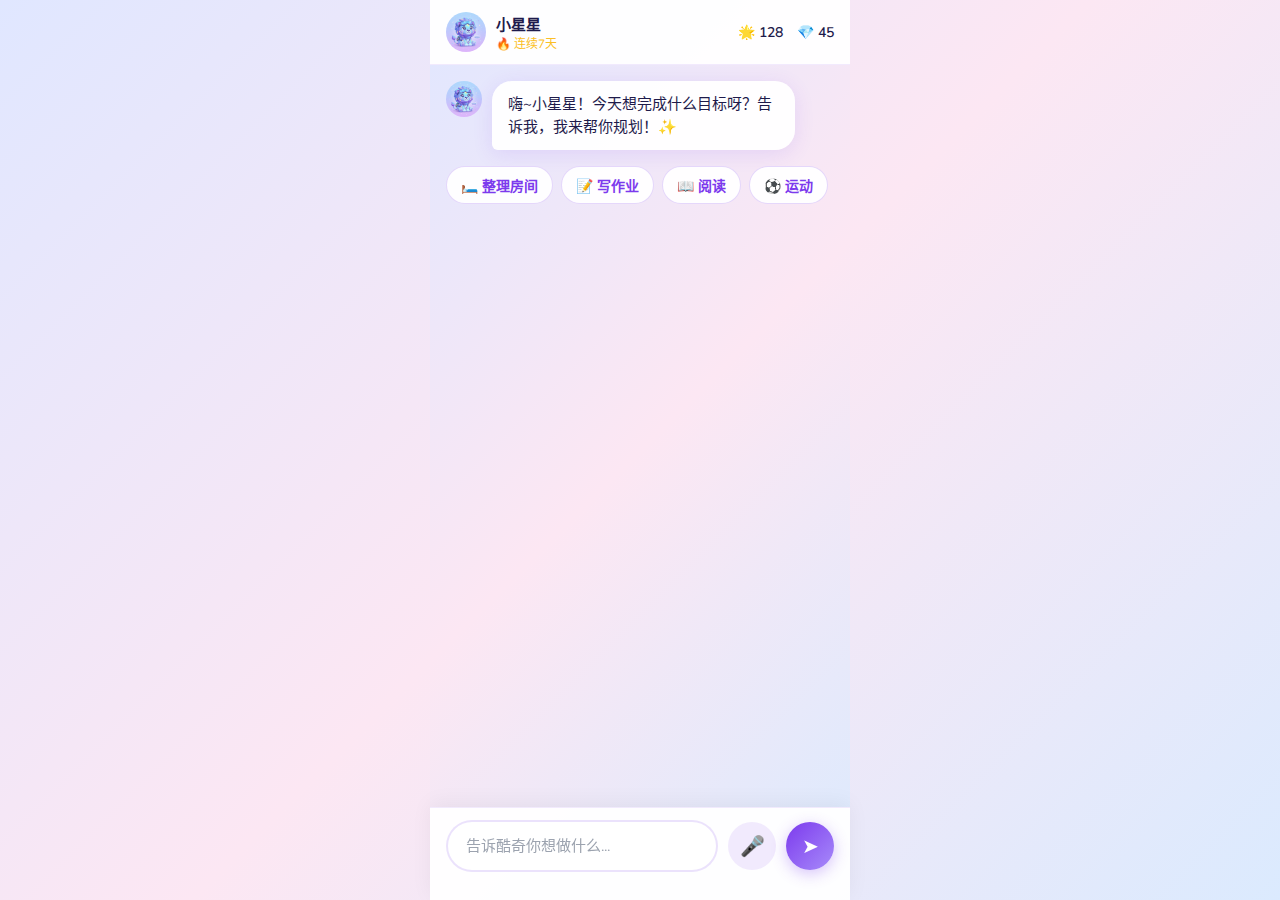
<file: star-companion-2.0/task-flow-demo.html>
<!DOCTYPE html>
<html lang="zh-CN">

<head>
    <meta charset="UTF-8">
    <meta name="viewport" content="width=device-width, initial-scale=1.0, maximum-scale=1.0, user-scalable=no">
    <title>星伴 - AI任务拆解交互演示</title>
    <link rel="preconnect" href="https://fonts.googleapis.com">
    <link rel="preconnect" href="https://fonts.gstatic.com" crossorigin>
    <link
        href="https://fonts.googleapis.com/css2?family=Fredoka:wght@400;500;600;700&family=Nunito:wght@400;600;700&display=swap"
        rel="stylesheet">
    <style>
        :root {
            --primary: #7C3AED;
            --primary-light: #A78BFA;
            --secondary: #F472B6;
            --accent: #34D399;
            --warning: #FBBF24;
            --bg-gradient: linear-gradient(135deg, #E0E7FF 0%, #FCE7F3 50%, #DBEAFE 100%);
            --bg-card: rgba(255, 255, 255, 0.95);
            --text-primary: #1E1B4B;
            --text-secondary: #6B7280;
            --radius-lg: 20px;
            --radius-full: 9999px;
            --shadow-soft: 0 4px 20px rgba(124, 58, 237, 0.12);
            --shadow-float: 0 10px 40px rgba(124, 58, 237, 0.2);
        }

        * {
            box-sizing: border-box;
            margin: 0;
            padding: 0;
        }

        html,
        body {
            font-family: 'Nunito', sans-serif;
            background: var(--bg-gradient);
            min-height: 100vh;
            color: var(--text-primary);
        }

        h1,
        h2,
        h3 {
            font-family: 'Fredoka', sans-serif;
        }

        .app-container {
            max-width: 420px;
            margin: 0 auto;
            min-height: 100vh;
            display: flex;
            flex-direction: column;
            background: var(--bg-gradient);
            position: relative;
        }

        /* Header */
        .app-header {
            display: flex;
            justify-content: space-between;
            align-items: center;
            padding: 12px 16px;
            background: var(--bg-card);
            border-bottom: 1px solid rgba(124, 58, 237, 0.1);
        }

        .user-section {
            display: flex;
            align-items: center;
            gap: 10px;
        }

        .user-avatar {
            width: 40px;
            height: 40px;
            border-radius: 50%;
            object-fit: cover;
        }

        .user-name {
            font-family: 'Fredoka', sans-serif;
            font-weight: 600;
            font-size: 15px;
        }

        .user-streak {
            font-size: 12px;
            color: var(--warning);
        }

        .header-stats {
            display: flex;
            gap: 14px;
        }

        .stat {
            display: flex;
            align-items: center;
            gap: 4px;
            font-weight: 600;
            font-size: 14px;
        }

        /* Chat Area */
        .chat-area {
            flex: 1;
            overflow-y: auto;
            padding: 16px;
            padding-bottom: 180px;
            display: flex;
            flex-direction: column;
            gap: 16px;
        }

        /* Message Bubbles */
        .message {
            display: flex;
            gap: 10px;
            max-width: 90%;
            animation: fadeIn 0.3s ease-out;
        }

        .message.partner {
            align-self: flex-start;
        }

        .message.user {
            align-self: flex-end;
            flex-direction: row-reverse;
        }

        .message-avatar {
            width: 36px;
            height: 36px;
            border-radius: 50%;
            object-fit: cover;
            flex-shrink: 0;
        }

        .message-bubble {
            padding: 12px 16px;
            border-radius: var(--radius-lg);
            font-size: 15px;
            line-height: 1.5;
        }

        .message.partner .message-bubble {
            background: var(--bg-card);
            border-bottom-left-radius: 6px;
            box-shadow: var(--shadow-soft);
        }

        .message.user .message-bubble {
            background: linear-gradient(135deg, var(--primary), var(--primary-light));
            color: white;
            border-bottom-right-radius: 6px;
        }

        /* Thinking Animation */
        .thinking-container {
            display: flex;
            gap: 10px;
            align-self: flex-start;
            max-width: 90%;
        }

        .thinking-bubble {
            padding: 16px 24px;
            background: var(--bg-card);
            border-radius: var(--radius-lg);
            border-bottom-left-radius: 6px;
            box-shadow: var(--shadow-soft);
            display: flex;
            align-items: center;
            gap: 10px;
        }

        .thinking-avatar {
            width: 50px;
            height: 50px;
            object-fit: contain;
            animation: bounce 1s ease-in-out infinite;
        }

        .thinking-dots {
            display: flex;
            gap: 4px;
        }

        .thinking-dots span {
            width: 8px;
            height: 8px;
            background: var(--primary);
            border-radius: 50%;
            animation: pulse 1.4s ease-in-out infinite;
        }

        .thinking-dots span:nth-child(2) {
            animation-delay: 0.2s;
        }

        .thinking-dots span:nth-child(3) {
            animation-delay: 0.4s;
        }

        .thinking-text {
            font-size: 14px;
            color: var(--text-secondary);
        }

        /* Task Plan Card */
        .task-plan-card {
            background: var(--bg-card);
            border-radius: var(--radius-lg);
            box-shadow: var(--shadow-float);
            overflow: hidden;
            margin: 8px 0;
            animation: slideUp 0.4s ease-out;
        }

        .plan-header {
            padding: 16px;
            background: linear-gradient(135deg, rgba(124, 58, 237, 0.1), rgba(244, 114, 182, 0.1));
            border-bottom: 1px solid rgba(124, 58, 237, 0.1);
        }

        .plan-title {
            display: flex;
            align-items: center;
            gap: 8px;
            font-size: 17px;
            font-weight: 700;
            margin-bottom: 6px;
        }

        .plan-meta {
            font-size: 13px;
            color: var(--text-secondary);
        }

        .plan-steps {
            padding: 12px 16px;
        }

        .step-item {
            display: flex;
            align-items: center;
            gap: 12px;
            padding: 14px 0;
            border-bottom: 1px dashed rgba(124, 58, 237, 0.1);
            cursor: pointer;
            transition: all 0.2s;
        }

        .step-item:last-child {
            border-bottom: none;
        }

        .step-item:hover {
            background: rgba(124, 58, 237, 0.03);
            margin: 0 -16px;
            padding-left: 16px;
            padding-right: 16px;
        }

        .step-number {
            width: 28px;
            height: 28px;
            background: linear-gradient(135deg, var(--primary), var(--primary-light));
            color: white;
            border-radius: 50%;
            display: flex;
            align-items: center;
            justify-content: center;
            font-family: 'Fredoka', sans-serif;
            font-size: 14px;
            font-weight: 600;
            flex-shrink: 0;
        }

        .step-icon {
            font-size: 22px;
            flex-shrink: 0;
        }

        .step-content {
            flex: 1;
            min-width: 0;
        }

        .step-name {
            font-weight: 600;
            font-size: 15px;
            margin-bottom: 2px;
        }

        .step-time {
            font-size: 13px;
            color: var(--text-secondary);
        }

        .step-reward {
            font-size: 14px;
            font-weight: 600;
            color: var(--warning);
            flex-shrink: 0;
        }

        .plan-bonus {
            display: flex;
            align-items: center;
            justify-content: space-between;
            padding: 14px 16px;
            background: linear-gradient(135deg, rgba(251, 191, 36, 0.15), rgba(52, 211, 153, 0.15));
            border-top: 1px solid rgba(124, 58, 237, 0.1);
        }

        .bonus-text {
            font-size: 14px;
            color: var(--text-secondary);
        }

        .bonus-value {
            font-family: 'Fredoka', sans-serif;
            font-size: 18px;
            font-weight: 700;
            color: var(--accent);
        }

        /* Action Buttons */
        .action-buttons {
            display: flex;
            gap: 12px;
            margin-top: 12px;
            padding: 0 4px;
        }

        .action-btn {
            flex: 1;
            padding: 14px 20px;
            border-radius: var(--radius-full);
            font-family: 'Fredoka', sans-serif;
            font-size: 16px;
            font-weight: 600;
            border: none;
            cursor: pointer;
            transition: all 0.2s;
        }

        .action-btn.primary {
            background: linear-gradient(135deg, var(--primary), var(--primary-light));
            color: white;
            box-shadow: 0 4px 15px rgba(124, 58, 237, 0.4);
        }

        .action-btn.primary:hover {
            transform: translateY(-2px);
            box-shadow: 0 6px 20px rgba(124, 58, 237, 0.5);
        }

        .action-btn.secondary {
            background: rgba(124, 58, 237, 0.1);
            color: var(--primary);
        }

        .action-btn.secondary:hover {
            background: rgba(124, 58, 237, 0.15);
        }

        /* Quick Tags */
        .quick-tags {
            display: flex;
            gap: 8px;
            flex-wrap: wrap;
            margin-bottom: 12px;
        }

        .quick-tag {
            padding: 8px 14px;
            background: var(--bg-card);
            border-radius: var(--radius-full);
            font-size: 14px;
            font-weight: 600;
            color: var(--primary);
            border: 1px solid rgba(124, 58, 237, 0.2);
            cursor: pointer;
            transition: all 0.2s;
        }

        .quick-tag:hover {
            background: var(--primary);
            color: white;
            border-color: var(--primary);
        }

        /* Input Area */
        .input-area {
            position: fixed;
            bottom: 0;
            left: 0;
            right: 0;
            max-width: 420px;
            margin: 0 auto;
            padding: 12px 16px 28px;
            background: var(--bg-card);
            border-top: 1px solid rgba(124, 58, 237, 0.1);
            box-shadow: 0 -4px 20px rgba(0, 0, 0, 0.05);
        }

        .input-wrapper {
            display: flex;
            gap: 10px;
            align-items: center;
        }

        .text-input {
            flex: 1;
            padding: 14px 18px;
            border: 2px solid rgba(124, 58, 237, 0.15);
            border-radius: var(--radius-full);
            font-size: 15px;
            font-family: inherit;
            outline: none;
            transition: border-color 0.2s;
        }

        .text-input:focus {
            border-color: var(--primary);
        }

        .text-input::placeholder {
            color: #9CA3AF;
        }

        .voice-btn,
        .send-btn {
            width: 48px;
            height: 48px;
            border-radius: 50%;
            border: none;
            cursor: pointer;
            display: flex;
            align-items: center;
            justify-content: center;
            font-size: 20px;
            transition: all 0.2s;
        }

        .voice-btn {
            background: rgba(124, 58, 237, 0.1);
            color: var(--primary);
        }

        .voice-btn:hover {
            background: rgba(124, 58, 237, 0.2);
        }

        .send-btn {
            background: linear-gradient(135deg, var(--primary), var(--primary-light));
            color: white;
            box-shadow: 0 4px 15px rgba(124, 58, 237, 0.3);
        }

        .send-btn:hover {
            transform: scale(1.05);
        }

        /* Execution Mode */
        .execution-screen {
            position: fixed;
            inset: 0;
            background: var(--bg-gradient);
            z-index: 100;
            display: none;
            flex-direction: column;
        }

        .execution-screen.active {
            display: flex;
        }

        .exec-header {
            display: flex;
            align-items: center;
            padding: 16px;
            background: var(--bg-card);
        }

        .back-btn {
            background: none;
            border: none;
            font-size: 24px;
            cursor: pointer;
            padding: 8px;
            margin-right: 12px;
        }

        .exec-title {
            font-size: 18px;
            font-weight: 600;
        }

        .exec-content {
            flex: 1;
            display: flex;
            flex-direction: column;
            align-items: center;
            justify-content: center;
            padding: 24px;
            text-align: center;
        }

        .current-step-card {
            background: var(--bg-card);
            border-radius: 24px;
            padding: 32px 24px;
            box-shadow: var(--shadow-float);
            width: 100%;
            max-width: 320px;
            margin-bottom: 24px;
        }

        .step-progress-indicator {
            font-size: 14px;
            color: var(--primary);
            font-weight: 600;
            margin-bottom: 16px;
        }

        .step-big-icon {
            font-size: 64px;
            margin-bottom: 16px;
        }

        .step-big-name {
            font-size: 24px;
            font-weight: 700;
            margin-bottom: 8px;
        }

        .step-description {
            font-size: 15px;
            color: var(--text-secondary);
            margin-bottom: 16px;
        }

        .step-timer {
            display: inline-flex;
            align-items: center;
            gap: 6px;
            padding: 8px 16px;
            background: rgba(124, 58, 237, 0.1);
            border-radius: var(--radius-full);
            font-size: 14px;
            color: var(--primary);
            font-weight: 600;
        }

        .partner-encourage {
            display: flex;
            align-items: center;
            gap: 12px;
            background: var(--bg-card);
            padding: 16px 20px;
            border-radius: var(--radius-lg);
            box-shadow: var(--shadow-soft);
            margin-bottom: 24px;
            width: 100%;
            max-width: 320px;
        }

        .encourage-avatar {
            width: 48px;
            height: 48px;
            object-fit: contain;
        }

        .encourage-text {
            font-size: 14px;
            line-height: 1.5;
        }

        .complete-step-btn {
            width: 100%;
            max-width: 280px;
            padding: 18px 32px;
            background: linear-gradient(135deg, var(--accent), #10B981);
            color: white;
            border: none;
            border-radius: var(--radius-full);
            font-family: 'Fredoka', sans-serif;
            font-size: 18px;
            font-weight: 600;
            cursor: pointer;
            box-shadow: 0 4px 20px rgba(52, 211, 153, 0.4);
            transition: all 0.2s;
        }

        .complete-step-btn:hover {
            transform: translateY(-2px);
            box-shadow: 0 6px 25px rgba(52, 211, 153, 0.5);
        }

        .help-options {
            display: flex;
            gap: 16px;
            margin-top: 16px;
            font-size: 13px;
            color: var(--text-secondary);
        }

        .help-link {
            cursor: pointer;
            transition: color 0.2s;
        }

        .help-link:hover {
            color: var(--primary);
        }

        /* Progress Bar */
        .progress-bar-container {
            display: flex;
            align-items: center;
            gap: 8px;
            margin-top: 20px;
            width: 100%;
            max-width: 280px;
        }

        .progress-step {
            flex: 1;
            height: 6px;
            background: rgba(124, 58, 237, 0.15);
            border-radius: 3px;
        }

        .progress-step.completed {
            background: var(--accent);
        }

        .progress-step.current {
            background: linear-gradient(90deg, var(--primary), var(--primary-light));
        }

        /* Celebration Screen */
        .celebration-screen {
            position: fixed;
            inset: 0;
            background: var(--bg-gradient);
            z-index: 200;
            display: none;
            flex-direction: column;
            align-items: center;
            justify-content: center;
            text-align: center;
            padding: 24px;
        }

        .celebration-screen.active {
            display: flex;
        }

        .confetti-area {
            position: absolute;
            inset: 0;
            pointer-events: none;
            overflow: hidden;
        }

        .confetti-piece {
            position: absolute;
            font-size: 28px;
            animation: confetti 3s ease-out forwards;
        }

        .celebration-content {
            position: relative;
            z-index: 1;
        }

        .celebration-icon {
            font-size: 80px;
            margin-bottom: 16px;
            animation: bounce 1s ease-in-out infinite;
        }

        .celebration-title {
            font-size: 32px;
            font-weight: 700;
            margin-bottom: 8px;
            background: linear-gradient(135deg, var(--primary), var(--secondary));
            -webkit-background-clip: text;
            -webkit-text-fill-color: transparent;
        }

        .celebration-subtitle {
            font-size: 18px;
            color: var(--text-secondary);
            margin-bottom: 24px;
        }

        .reward-display {
            display: flex;
            align-items: center;
            justify-content: center;
            gap: 8px;
            font-family: 'Fredoka', sans-serif;
            font-size: 48px;
            font-weight: 700;
            color: var(--warning);
            margin-bottom: 32px;
        }

        .continue-btn {
            padding: 16px 48px;
            background: linear-gradient(135deg, var(--primary), var(--primary-light));
            color: white;
            border: none;
            border-radius: var(--radius-full);
            font-family: 'Fredoka', sans-serif;
            font-size: 18px;
            font-weight: 600;
            cursor: pointer;
            box-shadow: 0 4px 20px rgba(124, 58, 237, 0.4);
        }

        /* Animations */
        @keyframes fadeIn {
            from {
                opacity: 0;
                transform: translateY(10px);
            }

            to {
                opacity: 1;
                transform: translateY(0);
            }
        }

        @keyframes slideUp {
            from {
                opacity: 0;
                transform: translateY(20px);
            }

            to {
                opacity: 1;
                transform: translateY(0);
            }
        }

        @keyframes bounce {

            0%,
            100% {
                transform: translateY(0);
            }

            50% {
                transform: translateY(-8px);
            }
        }

        @keyframes pulse {

            0%,
            100% {
                opacity: 1;
                transform: scale(1);
            }

            50% {
                opacity: 0.5;
                transform: scale(0.8);
            }
        }

        @keyframes confetti {
            0% {
                transform: translateY(-20px) rotate(0deg);
                opacity: 1;
            }

            100% {
                transform: translateY(100vh) rotate(720deg);
                opacity: 0;
            }
        }

        /* Hidden utility */
        .hidden {
            display: none !important;
        }
    </style>
</head>

<body>
    <div class="app-container">
        <!-- Header -->
        <header class="app-header">
            <div class="user-section">
                <img src="assets/partner_kuqi.png" alt="头像" class="user-avatar">
                <div>
                    <div class="user-name">小星星</div>
                    <div class="user-streak">🔥 连续7天</div>
                </div>
            </div>
            <div class="header-stats">
                <div class="stat">🌟 <span id="star-count">128</span></div>
                <div class="stat">💎 <span>45</span></div>
            </div>
        </header>

        <!-- Chat Area -->
        <div class="chat-area" id="chat-area">
            <!-- Initial greeting -->
            <div class="message partner">
                <img src="assets/partner_kuqi.png" alt="酷奇" class="message-avatar">
                <div class="message-bubble">
                    嗨~小星星！今天想完成什么目标呀？告诉我，我来帮你规划！✨
                </div>
            </div>

            <!-- Quick Tags -->
            <div class="quick-tags" id="quick-tags">
                <button class="quick-tag" onclick="selectQuickGoal('整理房间')">🛏️ 整理房间</button>
                <button class="quick-tag" onclick="selectQuickGoal('写作业')">📝 写作业</button>
                <button class="quick-tag" onclick="selectQuickGoal('阅读')">📖 阅读</button>
                <button class="quick-tag" onclick="selectQuickGoal('运动')">⚽ 运动</button>
            </div>
        </div>

        <!-- Input Area -->
        <div class="input-area">
            <div class="input-wrapper">
                <input type="text" class="text-input" id="goal-input" placeholder="告诉酷奇你想做什么...">
                <button class="voice-btn">🎤</button>
                <button class="send-btn" onclick="submitGoal()">➤</button>
            </div>
        </div>
    </div>

    <!-- Execution Screen -->
    <div class="execution-screen" id="execution-screen">
        <header class="exec-header">
            <button class="back-btn" onclick="exitExecution()">←</button>
            <span class="exec-title">正在进行中</span>
        </header>
        <div class="exec-content">
            <div class="current-step-card">
                <div class="step-progress-indicator" id="step-indicator">步骤 1 / 4</div>
                <div class="step-big-icon" id="step-icon">🛏️</div>
                <div class="step-big-name" id="step-name">铺好床铺</div>
                <div class="step-description" id="step-desc">把被子叠整齐，枕头放好~</div>
                <div class="step-timer">⏱️ 预计 5 分钟</div>
            </div>

            <div class="partner-encourage">
                <img src="assets/partner_kuqi.png" alt="酷奇" class="encourage-avatar">
                <div class="encourage-text">加油！你一定可以的！<br>完成后点下面的按钮告诉我~</div>
            </div>

            <button class="complete-step-btn" onclick="completeStep()">✅ 我完成了！</button>

            <div class="help-options">
                <span class="help-link">需要帮助？</span>
                <span class="help-link">跳过这一步</span>
                <span class="help-link">遇到困难</span>
            </div>

            <div class="progress-bar-container" id="progress-bar">
                <div class="progress-step current"></div>
                <div class="progress-step"></div>
                <div class="progress-step"></div>
                <div class="progress-step"></div>
            </div>
        </div>
    </div>

    <!-- Celebration Screen -->
    <div class="celebration-screen" id="celebration-screen">
        <div class="confetti-area" id="confetti-area"></div>
        <div class="celebration-content">
            <div class="celebration-icon">🎉</div>
            <h1 class="celebration-title">太棒了！</h1>
            <p class="celebration-subtitle" id="celebration-text">你完成了「铺好床铺」</p>
            <div class="reward-display">
                <span>+5</span>
                <span>🌟</span>
            </div>
            <button class="continue-btn" onclick="continueNextStep()">继续下一步 →</button>
        </div>
    </div>

    <script>
        // 任务步骤数据
        const taskPlan = {
            title: '整理房间',
            totalTime: 25,
            steps: [
                { icon: '🛏️', name: '铺好床铺', desc: '把被子叠整齐，枕头放好~', time: 5, reward: 5 },
                { icon: '📚', name: '整理书桌', desc: '把书本文具摆放整齐', time: 8, reward: 8 },
                { icon: '🧸', name: '收拾玩具', desc: '把玩具都放回原位', time: 7, reward: 7 },
                { icon: '✨', name: '最后检查', desc: '检查一遍，确保都整理好了', time: 5, reward: 5 }
            ],
            bonusReward: 10
        };

        let currentStepIndex = 0;
        let totalStars = 128;

        // 选择快捷目标
        function selectQuickGoal(goal) {
            document.getElementById('goal-input').value = goal;
            submitGoal();
        }

        // 提交目标
        function submitGoal() {
            const input = document.getElementById('goal-input');
            const goal = input.value.trim();
            if (!goal) return;

            const chatArea = document.getElementById('chat-area');

            // 隐藏快捷标签
            document.getElementById('quick-tags').classList.add('hidden');

            // 添加用户消息
            chatArea.innerHTML += `
                <div class="message user">
                    <div class="message-bubble">${goal}</div>
                </div>
            `;

            input.value = '';

            // 伙伴回应
            setTimeout(() => {
                chatArea.innerHTML += `
                    <div class="message partner">
                        <img src="assets/partner_kuqi.png" alt="酷奇" class="message-avatar">
                        <div class="message-bubble">
                            ${goal}！太棒了！🌟<br>让我帮你想想怎么做最有效率...
                        </div>
                    </div>
                `;
                scrollToBottom();

                // 显示思考动画
                setTimeout(() => {
                    chatArea.innerHTML += `
                        <div class="thinking-container" id="thinking">
                            <img src="assets/partner_kuqi.png" alt="酷奇" class="message-avatar">
                            <div class="thinking-bubble">
                                <img src="assets/partner_kuqi.png" alt="" class="thinking-avatar">
                                <div>
                                    <div class="thinking-dots">
                                        <span></span><span></span><span></span>
                                    </div>
                                    <div class="thinking-text">正在思考中...</div>
                                </div>
                            </div>
                        </div>
                    `;
                    scrollToBottom();

                    // 3秒后显示任务计划
                    setTimeout(() => {
                        document.getElementById('thinking').remove();
                        showTaskPlan();
                    }, 2500);
                }, 800);
            }, 500);

            scrollToBottom();
        }

        // 显示任务计划
        function showTaskPlan() {
            const chatArea = document.getElementById('chat-area');

            let stepsHTML = taskPlan.steps.map((step, i) => `
                <div class="step-item">
                    <div class="step-number">${i + 1}</div>
                    <div class="step-icon">${step.icon}</div>
                    <div class="step-content">
                        <div class="step-name">${step.name}</div>
                        <div class="step-time">${step.time}分钟</div>
                    </div>
                    <div class="step-reward">🌟+${step.reward}</div>
                </div>
            `).join('');

            chatArea.innerHTML += `
                <div class="message partner">
                    <img src="assets/partner_kuqi.png" alt="酷奇" class="message-avatar">
                    <div class="message-bubble">
                        我帮你把任务拆成了${taskPlan.steps.length}个小步骤！<br>
                        每完成一步就能获得星星哦~ ⭐
                    </div>
                </div>

                <div class="task-plan-card">
                    <div class="plan-header">
                        <div class="plan-title">📋 ${taskPlan.title}计划</div>
                        <div class="plan-meta">预计${taskPlan.totalTime}分钟 · ${taskPlan.steps.length}个步骤</div>
                    </div>
                    <div class="plan-steps">
                        ${stepsHTML}
                    </div>
                    <div class="plan-bonus">
                        <span class="bonus-text">🎁 全部完成额外奖励</span>
                        <span class="bonus-value">🌟+${taskPlan.bonusReward}</span>
                    </div>
                </div>

                <div class="action-buttons">
                    <button class="action-btn secondary">我想调整</button>
                    <button class="action-btn primary" onclick="startExecution()">开始挑战！🚀</button>
                </div>
            `;

            scrollToBottom();
        }

        // 开始执行
        function startExecution() {
            currentStepIndex = 0;
            updateStepDisplay();
            document.getElementById('execution-screen').classList.add('active');
        }

        // 更新步骤显示
        function updateStepDisplay() {
            const step = taskPlan.steps[currentStepIndex];
            document.getElementById('step-indicator').textContent = `步骤 ${currentStepIndex + 1} / ${taskPlan.steps.length}`;
            document.getElementById('step-icon').textContent = step.icon;
            document.getElementById('step-name').textContent = step.name;
            document.getElementById('step-desc').textContent = step.desc;

            // 更新进度条
            const progressSteps = document.querySelectorAll('.progress-step');
            progressSteps.forEach((el, i) => {
                el.classList.remove('completed', 'current');
                if (i < currentStepIndex) el.classList.add('completed');
                if (i === currentStepIndex) el.classList.add('current');
            });
        }

        // 完成步骤
        function completeStep() {
            const step = taskPlan.steps[currentStepIndex];

            // 更新星星
            totalStars += step.reward;
            document.getElementById('star-count').textContent = totalStars;

            // 显示庆祝
            document.getElementById('celebration-text').textContent = `你完成了「${step.name}」`;
            document.querySelector('.reward-display span').textContent = `+${step.reward}`;

            // 生成彩纸
            spawnConfetti();

            document.getElementById('celebration-screen').classList.add('active');

            // 判断是否是最后一步
            if (currentStepIndex >= taskPlan.steps.length - 1) {
                document.querySelector('.continue-btn').textContent = '🎊 完成全部！';
                document.querySelector('.continue-btn').onclick = finishAllSteps;
            }
        }

        // 继续下一步
        function continueNextStep() {
            document.getElementById('celebration-screen').classList.remove('active');
            currentStepIndex++;

            if (currentStepIndex < taskPlan.steps.length) {
                updateStepDisplay();
            }
        }

        // 完成全部步骤
        function finishAllSteps() {
            document.getElementById('celebration-screen').classList.remove('active');
            document.getElementById('execution-screen').classList.remove('active');

            // 添加奖励
            totalStars += taskPlan.bonusReward;
            document.getElementById('star-count').textContent = totalStars;

            // 回到对话区，显示完成消息
            const chatArea = document.getElementById('chat-area');
            chatArea.innerHTML += `
                <div class="message partner">
                    <img src="assets/partner_kuqi.png" alt="酷奇" class="message-avatar">
                    <div class="message-bubble">
                        🎊 太厉害了！你完成了「${taskPlan.title}」！<br>
                        获得了 🌟${taskPlan.steps.reduce((a, s) => a + s.reward, 0) + taskPlan.bonusReward} 星星！<br><br>
                        想继续挑战其他目标吗？
                    </div>
                </div>
            `;

            // 重新显示快捷标签
            document.getElementById('quick-tags').classList.remove('hidden');

            scrollToBottom();
        }

        // 退出执行
        function exitExecution() {
            if (confirm('确定要退出吗？当前进度会保存~')) {
                document.getElementById('execution-screen').classList.remove('active');
            }
        }

        // 生成彩纸
        function spawnConfetti() {
            const area = document.getElementById('confetti-area');
            area.innerHTML = '';
            const emojis = ['🎉', '⭐', '✨', '🌟', '🎊', '💫', '🎈'];

            for (let i = 0; i < 20; i++) {
                const piece = document.createElement('div');
                piece.className = 'confetti-piece';
                piece.textContent = emojis[Math.floor(Math.random() * emojis.length)];
                piece.style.left = Math.random() * 100 + '%';
                piece.style.animationDelay = Math.random() * 0.5 + 's';
                piece.style.animationDuration = (2 + Math.random()) + 's';
                area.appendChild(piece);
            }
        }

        // 滚动到底部
        function scrollToBottom() {
            const chatArea = document.getElementById('chat-area');
            setTimeout(() => {
                chatArea.scrollTop = chatArea.scrollHeight;
            }, 100);
        }

        // 回车发送
        document.getElementById('goal-input').addEventListener('keypress', function (e) {
            if (e.key === 'Enter') submitGoal();
        });
    </script>
</body>

</html>
</file>
<file: star-companion/styles.css>
/* 星伴 - AI儿童习惯养成助手 样式表
 * 设计规范：Claymorphism + 儿童友好
 * 字体：Fredoka + Nunito
 */

@import url('https://fonts.googleapis.com/css2?family=Fredoka:wght@400;500;600;700&family=Nunito:wght@300;400;500;600;700&display=swap');

/* ==================== CSS Variables ==================== */
:root {
  /* 主色调 - 柔和渐变 */
  --primary: #7C3AED;
  --primary-light: #A78BFA;
  --primary-dark: #5B21B6;

  /* 辅助色 */
  --secondary: #F472B6;
  --accent: #34D399;
  --warning: #FBBF24;
  --danger: #F87171;

  /* Claymorphism 柔和色彩 */
  --peach: #FDBCB4;
  --baby-blue: #ADD8E6;
  --mint: #98FF98;
  --lilac: #E6E6FA;

  /* 背景 */
  --bg-gradient: linear-gradient(135deg, #E0E7FF 0%, #FCE7F3 50%, #DBEAFE 100%);
  --bg-card: rgba(255, 255, 255, 0.85);
  --bg-dark: #1E1B4B;

  /* 文字 */
  --text-primary: #1E1B4B;
  --text-secondary: #6B7280;
  --text-muted: #9CA3AF;

  /* 圆角 */
  --radius-sm: 12px;
  --radius-md: 16px;
  --radius-lg: 24px;
  --radius-xl: 32px;
  --radius-full: 9999px;

  /* 阴影 - Claymorphism 双层阴影 */
  --shadow-soft: 0 4px 20px rgba(124, 58, 237, 0.1), 0 2px 8px rgba(0, 0, 0, 0.05);
  --shadow-clay: 6px 6px 12px rgba(0, 0, 0, 0.08), -4px -4px 12px rgba(255, 255, 255, 0.9);
  --shadow-float: 0 10px 40px rgba(124, 58, 237, 0.2);

  /* 动画 */
  --transition-fast: 150ms ease-out;
  --transition-normal: 250ms ease-out;
  --transition-slow: 400ms ease-out;
}

/* ==================== Base Reset ==================== */
*,
*::before,
*::after {
  box-sizing: border-box;
  margin: 0;
  padding: 0;
}

html {
  font-size: 16px;
  -webkit-tap-highlight-color: transparent;
}

body {
  font-family: 'Nunito', -apple-system, BlinkMacSystemFont, sans-serif;
  background: var(--bg-gradient);
  color: var(--text-primary);
  min-height: 100vh;
  overflow-x: hidden;
  line-height: 1.5;
}

h1,
h2,
h3,
h4,
h5,
h6 {
  font-family: 'Fredoka', sans-serif;
  font-weight: 600;
  line-height: 1.2;
}

button {
  font-family: inherit;
  cursor: pointer;
  border: none;
  background: none;
  transition: all var(--transition-fast);
}

input {
  font-family: inherit;
  border: none;
  outline: none;
}

/* ==================== Screen Container ==================== */
.screen {
  position: fixed;
  inset: 0;
  display: none;
  flex-direction: column;
  background: var(--bg-gradient);
  overflow: hidden;
}

.screen.active {
  display: flex;
}

/* ==================== Splash Screen ==================== */
#splash-screen {
  justify-content: center;
  align-items: center;
  background: linear-gradient(135deg, #7C3AED 0%, #A78BFA 50%, #F472B6 100%);
}

.splash-content {
  text-align: center;
  color: white;
}

.splash-logo {
  position: relative;
  width: 120px;
  height: 120px;
  margin: 0 auto 24px;
}

.logo-icon {
  width: 100%;
  height: 100%;
  background: white;
  border-radius: 50%;
  display: flex;
  align-items: center;
  justify-content: center;
  font-size: 56px;
  box-shadow: var(--shadow-float);
  animation: pulse-glow 2s ease-in-out infinite;
}

.star-burst {
  position: absolute;
  inset: -20px;
}

.star {
  position: absolute;
  font-size: 20px;
  animation: twinkle 1.5s ease-in-out infinite;
}

.s1 {
  top: 0;
  left: 50%;
  transform: translateX(-50%);
  animation-delay: 0s;
}

.s2 {
  top: 50%;
  right: 0;
  transform: translateY(-50%);
  animation-delay: 0.3s;
}

.s3 {
  bottom: 0;
  left: 50%;
  transform: translateX(-50%);
  animation-delay: 0.6s;
}

.s4 {
  top: 50%;
  left: 0;
  transform: translateY(-50%);
  animation-delay: 0.9s;
}

.splash-title {
  font-size: 42px;
  font-weight: 700;
  margin-bottom: 8px;
  text-shadow: 0 4px 20px rgba(0, 0, 0, 0.2);
}

.splash-subtitle {
  font-size: 18px;
  opacity: 0.9;
  margin-bottom: 32px;
}

.loading-dots {
  display: flex;
  gap: 8px;
  justify-content: center;
}

.loading-dots span {
  width: 10px;
  height: 10px;
  background: white;
  border-radius: 50%;
  animation: bounce-dot 1.4s ease-in-out infinite;
}

.loading-dots span:nth-child(2) {
  animation-delay: 0.2s;
}

.loading-dots span:nth-child(3) {
  animation-delay: 0.4s;
}

/* ==================== Onboarding Screens ==================== */
.onboard-container {
  flex: 1;
  display: flex;
  flex-direction: column;
  align-items: center;
  padding: 60px 24px 40px;
  max-width: 400px;
  margin: 0 auto;
  width: 100%;
}

.onboard-progress {
  display: flex;
  gap: 8px;
  margin-bottom: 40px;
}

.progress-dot {
  width: 8px;
  height: 8px;
  border-radius: 50%;
  background: rgba(124, 58, 237, 0.2);
  transition: all var(--transition-normal);
}

.progress-dot.active {
  width: 24px;
  border-radius: 4px;
  background: var(--primary);
}

.progress-dot.completed {
  background: var(--primary);
}

.onboard-illustration {
  position: relative;
  margin-bottom: 32px;
}

.floating-elements {
  position: absolute;
  inset: -40px;
  pointer-events: none;
}

.float-item {
  position: absolute;
  font-size: 28px;
  animation: float 3s ease-in-out infinite;
}

.f1 {
  top: 0;
  left: 20%;
  animation-delay: 0s;
}

.f2 {
  top: 30%;
  right: 0;
  animation-delay: 0.5s;
}

.f3 {
  bottom: 10%;
  left: 10%;
  animation-delay: 1s;
}

.onboard-mascot {
  width: 100px;
  height: 100px;
  background: var(--bg-card);
  border-radius: 50%;
  display: flex;
  align-items: center;
  justify-content: center;
  font-size: 56px;
  box-shadow: var(--shadow-clay);
}

.onboard-mascot.bounce {
  animation: bounce 2s ease-in-out infinite;
}

.onboard-mascot.wiggle {
  animation: wiggle 2s ease-in-out infinite;
}

.onboard-mascot.pulse {
  animation: pulse-scale 2s ease-in-out infinite;
}

.onboard-title {
  font-size: 28px;
  text-align: center;
  margin-bottom: 12px;
  color: var(--text-primary);
}

.onboard-desc {
  font-size: 16px;
  color: var(--text-secondary);
  text-align: center;
  margin-bottom: 32px;
}

/* Identity Selection */
.identity-options {
  display: flex;
  flex-direction: column;
  gap: 16px;
  width: 100%;
}

.identity-btn {
  display: flex;
  align-items: center;
  gap: 16px;
  padding: 20px 24px;
  background: var(--bg-card);
  border-radius: var(--radius-lg);
  box-shadow: var(--shadow-clay);
  text-align: left;
  transition: all var(--transition-normal);
}

.identity-btn:hover {
  transform: translateY(-2px);
  box-shadow: var(--shadow-float);
}

.identity-btn:active {
  transform: translateY(0);
}

.identity-icon {
  font-size: 40px;
}

.identity-text {
  font-family: 'Fredoka', sans-serif;
  font-size: 20px;
  font-weight: 600;
  color: var(--text-primary);
  display: block;
}

.identity-hint {
  font-size: 14px;
  color: var(--text-secondary);
}

/* Name Input */
.name-input-wrapper {
  position: relative;
  width: 100%;
  margin-bottom: 24px;
}

.name-input {
  width: 100%;
  padding: 16px 24px;
  padding-right: 50px;
  font-size: 18px;
  background: var(--bg-card);
  border-radius: var(--radius-lg);
  box-shadow: var(--shadow-clay);
  text-align: center;
}

.name-input::placeholder {
  color: var(--text-muted);
}

.input-emoji {
  position: absolute;
  right: 16px;
  top: 50%;
  transform: translateY(-50%);
  font-size: 24px;
}

/* Gender Selection */
.gender-options {
  display: flex;
  gap: 16px;
  width: 100%;
}

.gender-btn {
  flex: 1;
  display: flex;
  flex-direction: column;
  align-items: center;
  gap: 12px;
  padding: 24px 16px;
  background: var(--bg-card);
  border-radius: var(--radius-lg);
  box-shadow: var(--shadow-clay);
  transition: all var(--transition-normal);
}

.gender-btn:hover {
  transform: translateY(-4px);
  box-shadow: var(--shadow-float);
}

.gender-btn.boy:hover {
  background: linear-gradient(135deg, #DBEAFE, #E0E7FF);
}

.gender-btn.girl:hover {
  background: linear-gradient(135deg, #FCE7F3, #FEE2E2);
}

.gender-btn.neutral:hover {
  background: linear-gradient(135deg, #D1FAE5, #DBEAFE);
}

.gender-btn.selected {
  border: 3px solid var(--primary);
  transform: translateY(-4px);
}

.gender-avatar {
  font-size: 48px;
}

.gender-avatar img {
  width: 80px;
  height: 80px;
  object-fit: contain;
  border-radius: 50%;
}

.gender-label {
  font-family: 'Fredoka', sans-serif;
  font-size: 16px;
  font-weight: 600;
  color: var(--text-primary);
}

/* Age Selection */
.age-options {
  display: grid;
  grid-template-columns: repeat(3, 1fr);
  gap: 12px;
  width: 100%;
}

.age-btn {
  padding: 16px;
  font-family: 'Fredoka', sans-serif;
  font-size: 18px;
  font-weight: 600;
  background: var(--bg-card);
  border-radius: var(--radius-md);
  box-shadow: var(--shadow-clay);
  color: var(--text-primary);
  transition: all var(--transition-normal);
}

.age-btn:hover {
  background: var(--primary);
  color: white;
  transform: translateY(-2px);
}

/* Primary Button */
.primary-btn {
  display: flex;
  align-items: center;
  justify-content: center;
  gap: 8px;
  width: 100%;
  padding: 16px 32px;
  font-family: 'Fredoka', sans-serif;
  font-size: 18px;
  font-weight: 600;
  color: white;
  background: linear-gradient(135deg, var(--primary) 0%, var(--primary-light) 100%);
  border-radius: var(--radius-full);
  box-shadow: 0 4px 20px rgba(124, 58, 237, 0.4);
  transition: all var(--transition-normal);
}

.primary-btn:hover {
  transform: translateY(-2px);
  box-shadow: 0 8px 30px rgba(124, 58, 237, 0.5);
}

.primary-btn:active {
  transform: translateY(0);
}

.btn-arrow,
.btn-sparkle {
  font-size: 20px;
}

/* ==================== Partner Reveal ==================== */
.reveal-container {
  flex: 1;
  display: flex;
  flex-direction: column;
  align-items: center;
  justify-content: center;
  padding: 40px 24px;
  position: relative;
}

.reveal-bg {
  position: absolute;
  inset: 0;
  pointer-events: none;
  overflow: hidden;
}

.sparkle {
  position: absolute;
  font-size: 32px;
  opacity: 0;
  animation: sparkle-appear 2s ease-out infinite;
}

.sp1 {
  top: 15%;
  left: 20%;
  animation-delay: 0s;
}

.sp2 {
  top: 25%;
  right: 15%;
  animation-delay: 0.4s;
}

.sp3 {
  top: 60%;
  left: 10%;
  animation-delay: 0.8s;
}

.sp4 {
  top: 70%;
  right: 20%;
  animation-delay: 1.2s;
}

.sp5 {
  top: 40%;
  left: 50%;
  animation-delay: 1.6s;
}

.egg-container {
  margin-bottom: 32px;
}

.egg {
  font-size: 120px;
  animation: egg-shake 0.5s ease-in-out infinite;
}

.partner-container {
  position: relative;
  margin-bottom: 32px;
}

.partner-container.hidden {
  display: none;
}

.partner-glow {
  position: absolute;
  inset: -30px;
  background: radial-gradient(circle, rgba(124, 58, 237, 0.3) 0%, transparent 70%);
  border-radius: 50%;
  animation: glow-pulse 2s ease-in-out infinite;
}

.partner-avatar {
  font-size: 120px;
  animation: partner-entrance 0.8s ease-out;
}

.reveal-text {
  text-align: center;
  margin-bottom: 24px;
}

.reveal-text h2 {
  font-size: 24px;
  color: var(--text-primary);
}

#start-journey-btn.hidden {
  display: none;
}

/* ==================== Main App ==================== */
#main-app {
  display: none;
  flex-direction: column;
  background: var(--bg-gradient);
}

#main-app.active {
  display: flex;
}

/* App Header */
.app-header {
  display: flex;
  justify-content: space-between;
  align-items: center;
  padding: 12px 16px;
  background: var(--bg-card);
  backdrop-filter: blur(10px);
  border-bottom: 1px solid rgba(124, 58, 237, 0.1);
}

.user-info {
  display: flex;
  align-items: center;
  gap: 12px;
  cursor: pointer;
  padding: 4px;
  border-radius: var(--radius-md);
  transition: background var(--transition-fast);
}

.user-info:hover {
  background: rgba(124, 58, 237, 0.05);
}

.user-avatar {
  width: 44px;
  height: 44px;
  background: linear-gradient(135deg, var(--lilac), var(--baby-blue));
  border-radius: 50%;
  display: flex;
  align-items: center;
  justify-content: center;
  font-size: 24px;
  box-shadow: var(--shadow-soft);
}

.user-details {
  display: flex;
  flex-direction: column;
}

.user-name {
  font-family: 'Fredoka', sans-serif;
  font-weight: 600;
  font-size: 16px;
}

.user-streak {
  font-size: 12px;
  color: var(--warning);
}

.header-stats {
  display: flex;
  gap: 16px;
}

.stat-item {
  display: flex;
  align-items: center;
  gap: 4px;
  font-weight: 600;
  font-size: 14px;
}

.stat-icon {
  font-size: 16px;
}

/* App Content */
.app-content {
  flex: 1;
  overflow-y: auto;
  padding-bottom: 80px;
}

.page {
  display: none;
  padding: 16px;
  animation: fade-in 0.3s ease-out;
}

.page.active {
  display: block;
}

/* App Navigation */
.app-nav {
  position: fixed;
  bottom: 0;
  left: 0;
  right: 0;
  display: flex;
  justify-content: space-around;
  padding: 8px 16px 24px;
  background: var(--bg-card);
  backdrop-filter: blur(10px);
  border-top: 1px solid rgba(124, 58, 237, 0.1);
  box-shadow: 0 -4px 20px rgba(0, 0, 0, 0.05);
}

.nav-item {
  display: flex;
  flex-direction: column;
  align-items: center;
  gap: 4px;
  padding: 8px 16px;
  border-radius: var(--radius-md);
  position: relative;
  color: var(--text-secondary);
  transition: all var(--transition-fast);
}

.nav-item.active {
  color: var(--primary);
}

.nav-item:hover {
  background: rgba(124, 58, 237, 0.05);
}

.nav-icon {
  font-size: 24px;
}

.nav-label {
  font-size: 12px;
  font-weight: 600;
}

.nav-badge {
  position: absolute;
  top: 4px;
  right: 8px;
  min-width: 18px;
  height: 18px;
  padding: 0 5px;
  font-size: 11px;
  font-weight: 700;
  color: white;
  background: var(--danger);
  border-radius: var(--radius-full);
  display: flex;
  align-items: center;
  justify-content: center;
}

/* ==================== Home Page ==================== */
.partner-section {
  text-align: center;
  margin-bottom: 24px;
}

.partner-stage {
  position: relative;
  padding: 32px 16px 24px;
  background: var(--bg-card);
  border-radius: var(--radius-xl);
  box-shadow: var(--shadow-clay);
  margin-bottom: 16px;
}

.stage-bg {
  position: absolute;
  inset: 0;
  background: radial-gradient(circle at 50% 30%, rgba(124, 58, 237, 0.1) 0%, transparent 60%);
  border-radius: var(--radius-xl);
}

.partner-character {
  position: relative;
  display: inline-block;
  cursor: pointer;
  transition: transform var(--transition-normal);
}

.partner-character:hover {
  transform: scale(1.05);
}

.partner-character:active {
  transform: scale(0.95);
}

.partner-body {
  font-size: 80px;
}

.partner-body img {
  width: 120px;
  height: 120px;
  object-fit: contain;
}

.partner-avatar img {
  width: 150px;
  height: 150px;
  object-fit: contain;
}

.partner-accessories {
  position: absolute;
  inset: 0;
  pointer-events: none;
}

.accessory.hat {
  position: absolute;
  top: -10px;
  left: 50%;
  transform: translateX(-50%);
  font-size: 32px;
}

.partner-level {
  margin-top: 16px;
  display: flex;
  flex-direction: column;
  align-items: center;
  gap: 8px;
}

.level-badge {
  display: inline-block;
  padding: 4px 12px;
  font-family: 'Fredoka', sans-serif;
  font-size: 14px;
  font-weight: 600;
  color: white;
  background: linear-gradient(135deg, var(--primary), var(--secondary));
  border-radius: var(--radius-full);
}

.level-progress {
  width: 120px;
  height: 8px;
  background: rgba(124, 58, 237, 0.1);
  border-radius: var(--radius-full);
  overflow: hidden;
}

.level-bar {
  height: 100%;
  background: linear-gradient(90deg, var(--primary), var(--secondary));
  border-radius: var(--radius-full);
  transition: width var(--transition-slow);
}

.level-text {
  font-size: 12px;
  color: var(--text-secondary);
}

.partner-dialog {
  padding: 0 16px;
}

.dialog-bubble {
  position: relative;
  padding: 16px 20px;
  background: var(--bg-card);
  border-radius: var(--radius-lg);
  box-shadow: var(--shadow-soft);
}

.dialog-bubble::before {
  content: '';
  position: absolute;
  top: -8px;
  left: 50%;
  transform: translateX(-50%);
  border-left: 8px solid transparent;
  border-right: 8px solid transparent;
  border-bottom: 8px solid var(--bg-card);
}

.dialog-bubble p {
  font-size: 16px;
  line-height: 1.6;
}

/* Quick Actions */
.quick-actions {
  margin-bottom: 20px;
}

.action-tags {
  display: flex;
  gap: 8px;
  overflow-x: auto;
  padding: 4px 0;
  -webkit-overflow-scrolling: touch;
}

.action-tags::-webkit-scrollbar {
  display: none;
}

.tag-btn {
  flex-shrink: 0;
  padding: 10px 16px;
  font-size: 14px;
  font-weight: 600;
  color: var(--primary);
  background: rgba(124, 58, 237, 0.1);
  border-radius: var(--radius-full);
  transition: all var(--transition-fast);
}

.tag-btn:hover {
  background: var(--primary);
  color: white;
}

/* Input Section */
.input-section {
  display: flex;
  gap: 12px;
  margin-bottom: 24px;
}

.input-wrapper {
  flex: 1;
  display: flex;
  align-items: center;
  padding: 4px;
  background: var(--bg-card);
  border-radius: var(--radius-full);
  box-shadow: var(--shadow-clay);
}

.goal-input {
  flex: 1;
  padding: 12px 16px;
  font-size: 16px;
  background: transparent;
}

.goal-input::placeholder {
  color: var(--text-muted);
}

.voice-btn {
  width: 44px;
  height: 44px;
  font-size: 20px;
  background: rgba(124, 58, 237, 0.1);
  border-radius: 50%;
  display: flex;
  align-items: center;
  justify-content: center;
}

.voice-btn:hover {
  background: rgba(124, 58, 237, 0.2);
}

.send-btn {
  display: flex;
  align-items: center;
  gap: 6px;
  padding: 12px 20px;
  font-family: 'Fredoka', sans-serif;
  font-size: 16px;
  font-weight: 600;
  color: white;
  background: linear-gradient(135deg, var(--primary), var(--primary-light));
  border-radius: var(--radius-full);
  box-shadow: 0 4px 15px rgba(124, 58, 237, 0.3);
}

.send-btn:hover {
  transform: translateY(-2px);
  box-shadow: 0 6px 20px rgba(124, 58, 237, 0.4);
}

.send-icon {
  font-size: 18px;
}

/* Today Preview */
.today-preview {
  background: var(--bg-card);
  border-radius: var(--radius-lg);
  padding: 16px;
  box-shadow: var(--shadow-soft);
}

.preview-header {
  display: flex;
  justify-content: space-between;
  align-items: center;
  margin-bottom: 12px;
}

.preview-header h3 {
  font-size: 16px;
  font-weight: 600;
}

.preview-count {
  font-size: 13px;
  color: var(--accent);
  font-weight: 600;
}

.preview-tasks {
  display: flex;
  flex-direction: column;
  gap: 8px;
}

.mini-task {
  display: flex;
  align-items: center;
  gap: 10px;
  padding: 10px 12px;
  background: rgba(124, 58, 237, 0.03);
  border-radius: var(--radius-sm);
}

.mini-task.completed {
  opacity: 0.6;
}

.mini-task.completed .task-name {
  text-decoration: line-through;
}

.task-check {
  font-size: 16px;
}

.task-name {
  font-size: 14px;
}

/* ==================== Animations ==================== */
@keyframes pulse-glow {

  0%,
  100% {
    box-shadow: var(--shadow-float);
  }

  50% {
    box-shadow: 0 10px 60px rgba(124, 58, 237, 0.4);
  }
}

@keyframes twinkle {

  0%,
  100% {
    opacity: 1;
    transform: scale(1);
  }

  50% {
    opacity: 0.5;
    transform: scale(0.8);
  }
}

@keyframes bounce-dot {

  0%,
  80%,
  100% {
    transform: translateY(0);
  }

  40% {
    transform: translateY(-8px);
  }
}

@keyframes float {

  0%,
  100% {
    transform: translateY(0) rotate(0deg);
  }

  50% {
    transform: translateY(-15px) rotate(10deg);
  }
}

@keyframes bounce {

  0%,
  100% {
    transform: translateY(0);
  }

  50% {
    transform: translateY(-10px);
  }
}

@keyframes wiggle {

  0%,
  100% {
    transform: rotate(0deg);
  }

  25% {
    transform: rotate(-5deg);
  }

  75% {
    transform: rotate(5deg);
  }
}

@keyframes pulse-scale {

  0%,
  100% {
    transform: scale(1);
  }

  50% {
    transform: scale(1.05);
  }
}

@keyframes sparkle-appear {

  0%,
  100% {
    opacity: 0;
    transform: scale(0.5) rotate(0deg);
  }

  50% {
    opacity: 1;
    transform: scale(1) rotate(180deg);
  }
}

@keyframes egg-shake {

  0%,
  100% {
    transform: rotate(0deg);
  }

  25% {
    transform: rotate(-3deg);
  }

  75% {
    transform: rotate(3deg);
  }
}

@keyframes glow-pulse {

  0%,
  100% {
    opacity: 0.5;
    transform: scale(1);
  }

  50% {
    opacity: 1;
    transform: scale(1.1);
  }
}

@keyframes partner-entrance {
  0% {
    opacity: 0;
    transform: scale(0.3);
  }

  50% {
    transform: scale(1.1);
  }

  100% {
    opacity: 1;
    transform: scale(1);
  }
}

@keyframes fade-in {
  from {
    opacity: 0;
    transform: translateY(10px);
  }

  to {
    opacity: 1;
    transform: translateY(0);
  }
}

@keyframes confetti-fall {
  0% {
    opacity: 1;
    transform: translateY(0) rotate(0deg);
  }

  100% {
    opacity: 0;
    transform: translateY(300px) rotate(720deg);
  }
}

/* ==================== Reduced Motion ==================== */
@media (prefers-reduced-motion: reduce) {

  *,
  *::before,
  *::after {
    animation-duration: 0.01ms !important;
    animation-iteration-count: 1 !important;
    transition-duration: 0.01ms !important;
  }
}

/* ==================== Responsive ==================== */
@media (min-width: 768px) {
  .onboard-container {
    max-width: 480px;
  }

  body {
    display: flex;
    justify-content: center;
  }

  .screen {
    max-width: 420px;
    margin: 0 auto;
    border-radius: 24px;
    box-shadow: 0 0 60px rgba(0, 0, 0, 0.1);
  }
}
</file>
<file: star-companion/styles-pages.css>
/* 星伴 - 补充样式表 (任务页、奖励页、弹窗等) */

/* ==================== Page Header ==================== */
.page-header {
    display: flex;
    justify-content: space-between;
    align-items: center;
    margin-bottom: 16px;
}

.page-title {
    font-size: 22px;
}

.view-toggle {
    display: flex;
    background: rgba(124, 58, 237, 0.1);
    border-radius: var(--radius-full);
    padding: 4px;
}

.toggle-btn {
    padding: 8px 16px;
    font-size: 13px;
    font-weight: 600;
    color: var(--text-secondary);
    border-radius: var(--radius-full);
}

.toggle-btn.active {
    background: white;
    color: var(--primary);
    box-shadow: var(--shadow-soft);
}

/* ==================== Task Page ==================== */
.task-tabs {
    display: flex;
    gap: 8px;
    margin-bottom: 16px;
    overflow-x: auto;
    padding-bottom: 4px;
}

.task-tab {
    flex-shrink: 0;
    padding: 10px 16px;
    font-size: 14px;
    font-weight: 600;
    color: var(--text-secondary);
    background: var(--bg-card);
    border-radius: var(--radius-full);
    box-shadow: var(--shadow-soft);
}

.task-tab.active {
    color: white;
    background: var(--primary);
}

.task-list {
    display: flex;
    flex-direction: column;
    gap: 20px;
}

.task-group {
    display: flex;
    flex-direction: column;
    gap: 12px;
}

.group-header {
    display: flex;
    align-items: center;
    gap: 8px;
    padding: 8px 0;
}

.group-icon {
    font-size: 18px;
}

.group-title {
    font-family: 'Fredoka', sans-serif;
    font-size: 15px;
    font-weight: 600;
    color: var(--text-secondary);
}

.task-card {
    display: flex;
    align-items: flex-start;
    gap: 12px;
    padding: 16px;
    background: var(--bg-card);
    border-radius: var(--radius-lg);
    box-shadow: var(--shadow-soft);
    cursor: pointer;
    transition: all var(--transition-fast);
}

.task-card:hover {
    transform: translateY(-2px);
    box-shadow: var(--shadow-float);
}

.task-card.completed {
    opacity: 0.7;
}

.task-card.parent-task {
    border-left: 4px solid var(--secondary);
}

.task-status {
    flex-shrink: 0;
    width: 24px;
    height: 24px;
    display: flex;
    align-items: center;
    justify-content: center;
}

.task-status.pending .status-dot {
    width: 20px;
    height: 20px;
    border: 2px solid var(--primary);
    border-radius: 50%;
}

.task-status.done {
    width: 24px;
    height: 24px;
    background: var(--accent);
    border-radius: 50%;
    color: white;
    font-size: 14px;
    font-weight: 700;
}

.task-info {
    flex: 1;
    min-width: 0;
}

.task-title {
    font-size: 15px;
    font-weight: 600;
    margin-bottom: 6px;
}

.task-meta {
    display: flex;
    flex-wrap: wrap;
    gap: 12px;
    font-size: 13px;
    color: var(--text-secondary);
}

.meta-item.reward {
    color: var(--warning);
    font-weight: 600;
}

.meta-item.reward.gem {
    color: var(--primary);
}

.meta-item.reward.earned {
    color: var(--accent);
}

.meta-item.done {
    color: var(--accent);
}

.task-note {
    display: flex;
    align-items: center;
    gap: 6px;
    margin-top: 8px;
    padding: 8px 12px;
    background: rgba(244, 114, 182, 0.1);
    border-radius: var(--radius-sm);
    font-size: 13px;
    color: var(--secondary);
}

.task-action {
    flex-shrink: 0;
}

.complete-btn {
    padding: 8px 16px;
    font-family: 'Fredoka', sans-serif;
    font-size: 14px;
    font-weight: 600;
    color: white;
    background: var(--accent);
    border-radius: var(--radius-full);
    box-shadow: 0 2px 8px rgba(52, 211, 153, 0.3);
}

.complete-btn:hover {
    transform: scale(1.05);
}

.complete-btn.waiting {
    background: var(--warning);
    box-shadow: 0 2px 8px rgba(251, 191, 36, 0.3);
}

/* Long Term Goal */
.long-term-goal {
    padding: 20px;
    background: linear-gradient(135deg, rgba(124, 58, 237, 0.1), rgba(244, 114, 182, 0.1));
    border-radius: var(--radius-lg);
    border: 2px dashed var(--primary-light);
}

.goal-header {
    display: flex;
    align-items: center;
    gap: 10px;
    margin-bottom: 16px;
}

.goal-icon {
    font-size: 24px;
}

.goal-title {
    flex: 1;
    font-size: 17px;
}

.goal-tag {
    padding: 4px 10px;
    font-size: 12px;
    font-weight: 600;
    color: var(--primary);
    background: rgba(124, 58, 237, 0.15);
    border-radius: var(--radius-full);
}

.goal-progress {
    margin-bottom: 12px;
}

.progress-info {
    display: flex;
    justify-content: space-between;
    font-size: 13px;
    color: var(--text-secondary);
    margin-bottom: 8px;
}

.progress-bar {
    height: 10px;
    background: rgba(124, 58, 237, 0.15);
    border-radius: var(--radius-full);
    overflow: hidden;
}

.progress-fill {
    height: 100%;
    background: linear-gradient(90deg, var(--primary), var(--secondary));
    border-radius: var(--radius-full);
}

.goal-reward {
    display: flex;
    align-items: center;
    gap: 8px;
    font-size: 14px;
    color: var(--text-secondary);
}

.big-reward {
    font-family: 'Fredoka', sans-serif;
    font-size: 18px;
    font-weight: 700;
    color: var(--warning);
}

/* Calendar View */
.calendar-view {
    padding: 16px;
    background: var(--bg-card);
    border-radius: var(--radius-lg);
    box-shadow: var(--shadow-soft);
}

.calendar-view.hidden {
    display: none;
}

.calendar-header {
    display: flex;
    justify-content: space-between;
    align-items: center;
    margin-bottom: 16px;
}

.cal-nav {
    width: 36px;
    height: 36px;
    font-size: 20px;
    color: var(--text-secondary);
    background: rgba(124, 58, 237, 0.1);
    border-radius: 50%;
}

.cal-month {
    font-family: 'Fredoka', sans-serif;
    font-size: 16px;
    font-weight: 600;
}

.calendar-grid {
    display: grid;
    grid-template-columns: repeat(7, 1fr);
    gap: 4px;
}

.cal-day-name {
    text-align: center;
    font-size: 12px;
    font-weight: 600;
    color: var(--text-muted);
    padding: 8px 0;
}

.cal-day {
    position: relative;
    text-align: center;
    padding: 10px 4px;
    font-size: 14px;
    border-radius: var(--radius-sm);
    cursor: pointer;
}

.cal-day:hover {
    background: rgba(124, 58, 237, 0.1);
}

.cal-day.other {
    color: var(--text-muted);
}

.cal-day.today {
    background: var(--primary);
    color: white;
    font-weight: 700;
}

.day-status {
    position: absolute;
    bottom: 2px;
    left: 50%;
    transform: translateX(-50%);
    font-size: 8px;
}

.day-status.full {
    color: var(--accent);
}

.day-status.partial {
    color: var(--warning);
}

.calendar-legend {
    display: flex;
    justify-content: center;
    gap: 20px;
    margin-top: 16px;
    font-size: 12px;
    color: var(--text-secondary);
}

.legend-item {
    display: flex;
    align-items: center;
    gap: 4px;
}

/* ==================== Reward Page ==================== */
.reward-tabs {
    display: flex;
    gap: 8px;
    margin-bottom: 20px;
}

.reward-tab {
    flex: 1;
    padding: 12px;
    font-size: 14px;
    font-weight: 600;
    text-align: center;
    color: var(--text-secondary);
    background: var(--bg-card);
    border-radius: var(--radius-md);
    box-shadow: var(--shadow-soft);
}

.reward-tab.active {
    color: white;
    background: linear-gradient(135deg, var(--primary), var(--primary-light));
}

.reward-content {
    animation: fade-in 0.3s ease-out;
}

.reward-content.hidden {
    display: none;
}

/* Shop */
.shop-category {
    margin-bottom: 24px;
}

.category-title {
    font-size: 16px;
    margin-bottom: 12px;
}

.shop-items {
    display: grid;
    grid-template-columns: repeat(2, 1fr);
    gap: 12px;
}

.shop-item {
    padding: 16px;
    background: var(--bg-card);
    border-radius: var(--radius-lg);
    box-shadow: var(--shadow-soft);
    text-align: center;
    cursor: pointer;
    transition: all var(--transition-fast);
}

.shop-item:hover {
    transform: translateY(-4px);
    box-shadow: var(--shadow-float);
}

.shop-item.owned {
    border: 2px solid var(--accent);
}

.shop-item.locked {
    opacity: 0.7;
}

.item-preview {
    position: relative;
    font-size: 40px;
    margin-bottom: 8px;
}

.lock-icon {
    position: absolute;
    bottom: -5px;
    right: calc(50% - 25px);
    font-size: 16px;
}

.item-info {
    display: flex;
    flex-direction: column;
    gap: 4px;
}

.item-name {
    font-size: 14px;
    font-weight: 600;
}

.item-price {
    font-size: 13px;
    color: var(--warning);
    font-weight: 600;
}

.item-status {
    font-size: 12px;
    color: var(--accent);
    font-weight: 600;
}

.item-vip {
    font-size: 12px;
    color: var(--primary);
    font-weight: 600;
}

/* Evolution */
.evolution-display {
    padding: 24px;
    background: var(--bg-card);
    border-radius: var(--radius-xl);
    box-shadow: var(--shadow-clay);
    text-align: center;
    margin-bottom: 24px;
}

.current-form {
    display: flex;
    flex-direction: column;
    align-items: center;
    gap: 8px;
    margin-bottom: 20px;
}

.form-avatar {
    font-size: 80px;
}

.form-name {
    font-family: 'Fredoka', sans-serif;
    font-size: 22px;
    font-weight: 700;
}

.form-level {
    font-size: 14px;
    color: var(--text-secondary);
}

.evolution-progress .evo-bar {
    height: 12px;
    background: rgba(124, 58, 237, 0.1);
    border-radius: var(--radius-full);
    overflow: hidden;
    margin-bottom: 8px;
}

.evo-fill {
    height: 100%;
    background: linear-gradient(90deg, var(--primary), var(--secondary), var(--accent));
    border-radius: var(--radius-full);
}

.evo-text {
    font-size: 13px;
    color: var(--text-secondary);
}

.evolution-stages {
    padding: 20px;
    background: var(--bg-card);
    border-radius: var(--radius-lg);
    box-shadow: var(--shadow-soft);
}

.stages-title {
    font-size: 16px;
    margin-bottom: 16px;
    text-align: center;
}

.stages-list {
    display: flex;
    flex-direction: column;
    gap: 12px;
}

.stage-item {
    display: flex;
    align-items: center;
    gap: 12px;
    padding: 12px;
    border-radius: var(--radius-md);
    background: rgba(124, 58, 237, 0.03);
}

.stage-item.completed {
    background: rgba(52, 211, 153, 0.1);
}

.stage-item.current {
    background: linear-gradient(135deg, rgba(124, 58, 237, 0.15), rgba(244, 114, 182, 0.15));
    border: 2px solid var(--primary);
}

.stage-item.next {
    background: rgba(124, 58, 237, 0.05);
}

.stage-item.locked {
    opacity: 0.5;
}

.stage-avatar {
    font-size: 36px;
    position: relative;
}

.stage-avatar.silhouette {
    width: 40px;
    height: 40px;
    background: var(--text-muted);
    border-radius: 50%;
    display: flex;
    align-items: center;
    justify-content: center;
    font-size: 20px;
    color: white;
}

.stage-name {
    flex: 1;
    font-family: 'Fredoka', sans-serif;
    font-size: 15px;
    font-weight: 600;
}

.stage-badge {
    padding: 4px 10px;
    font-size: 12px;
    font-weight: 600;
    color: white;
    background: var(--accent);
    border-radius: var(--radius-full);
}

.stage-req {
    font-size: 12px;
    color: var(--primary);
}

.stage-lock {
    font-size: 12px;
    color: var(--text-muted);
}

/* Wishes */
.wishes-balance {
    display: flex;
    justify-content: space-between;
    align-items: center;
    padding: 16px 20px;
    background: linear-gradient(135deg, var(--primary), var(--primary-light));
    border-radius: var(--radius-lg);
    color: white;
    margin-bottom: 20px;
}

.balance-label {
    font-size: 14px;
}

.balance-value {
    font-family: 'Fredoka', sans-serif;
    font-size: 24px;
    font-weight: 700;
}

.wishes-list {
    display: flex;
    flex-direction: column;
    gap: 12px;
}

.wish-item {
    display: flex;
    align-items: center;
    gap: 14px;
    padding: 16px;
    background: var(--bg-card);
    border-radius: var(--radius-lg);
    box-shadow: var(--shadow-soft);
    cursor: pointer;
    transition: all var(--transition-fast);
}

.wish-item:hover {
    transform: translateY(-2px);
    box-shadow: var(--shadow-float);
}

.wish-item.special {
    background: linear-gradient(135deg, rgba(251, 191, 36, 0.1), rgba(124, 58, 237, 0.1));
    border: 2px dashed var(--warning);
}

.wish-icon {
    width: 50px;
    height: 50px;
    background: linear-gradient(135deg, var(--lilac), var(--baby-blue));
    border-radius: var(--radius-md);
    display: flex;
    align-items: center;
    justify-content: center;
    font-size: 28px;
}

.wish-info {
    flex: 1;
    min-width: 0;
}

.wish-name {
    font-size: 15px;
    font-weight: 600;
    margin-bottom: 4px;
}

.wish-from {
    font-size: 12px;
    color: var(--text-secondary);
}

.wish-price {
    text-align: right;
}

.price-value {
    display: block;
    font-family: 'Fredoka', sans-serif;
    font-size: 16px;
    font-weight: 600;
    color: var(--primary);
    margin-bottom: 8px;
}

.redeem-btn {
    padding: 8px 14px;
    font-size: 13px;
    font-weight: 600;
    color: white;
    background: var(--primary);
    border-radius: var(--radius-full);
}

.redeem-btn.disabled {
    background: var(--text-muted);
    cursor: not-allowed;
}

.wish-progress {
    width: 60px;
    height: 6px;
    background: rgba(124, 58, 237, 0.1);
    border-radius: var(--radius-full);
    overflow: hidden;
}

.wish-bar {
    height: 100%;
    background: var(--warning);
    border-radius: var(--radius-full);
}

/* ==================== Profile Page ==================== */
.profile-header {
    margin-bottom: 24px;
}

.profile-card {
    display: flex;
    align-items: center;
    gap: 16px;
    padding: 20px;
    background: var(--bg-card);
    border-radius: var(--radius-xl);
    box-shadow: var(--shadow-clay);
}

.profile-avatar {
    width: 70px;
    height: 70px;
    background: linear-gradient(135deg, var(--lilac), var(--baby-blue));
    border-radius: 50%;
    display: flex;
    align-items: center;
    justify-content: center;
    font-size: 40px;
    box-shadow: var(--shadow-soft);
}

.profile-info {
    flex: 1;
}

.profile-name {
    font-size: 22px;
    margin-bottom: 6px;
}

.profile-stats {
    display: flex;
    flex-direction: column;
    gap: 2px;
}

.profile-stats .stat {
    font-size: 13px;
    color: var(--text-secondary);
}

.vip-badge {
    padding: 6px 14px;
    font-size: 12px;
    font-weight: 700;
    border-radius: var(--radius-full);
}

.vip-badge.free {
    color: var(--text-secondary);
    background: rgba(107, 114, 128, 0.1);
}

.vip-badge.premium {
    color: white;
    background: linear-gradient(135deg, #F59E0B, #EF4444);
}

.profile-sections {
    display: flex;
    flex-direction: column;
    gap: 10px;
}

.section-card {
    display: flex;
    align-items: center;
    gap: 14px;
    padding: 16px;
    background: var(--bg-card);
    border-radius: var(--radius-lg);
    box-shadow: var(--shadow-soft);
    cursor: pointer;
    transition: all var(--transition-fast);
}

.section-card:hover {
    transform: translateX(4px);
    box-shadow: var(--shadow-float);
}

.section-card.parent-entry {
    background: linear-gradient(135deg, rgba(124, 58, 237, 0.1), rgba(244, 114, 182, 0.05));
    border: 1px solid rgba(124, 58, 237, 0.2);
}

.section-icon {
    width: 44px;
    height: 44px;
    border-radius: var(--radius-md);
    display: flex;
    align-items: center;
    justify-content: center;
    font-size: 22px;
}

.section-icon.vip {
    background: linear-gradient(135deg, #FEF3C7, #FDE68A);
}

.section-icon.stats {
    background: linear-gradient(135deg, #DBEAFE, #BFDBFE);
}

.section-icon.wardrobe {
    background: linear-gradient(135deg, #FCE7F3, #FBCFE8);
}

.section-icon.switch {
    background: linear-gradient(135deg, #D1FAE5, #A7F3D0);
}

.section-icon.parent {
    background: linear-gradient(135deg, #E0E7FF, #C7D2FE);
}

.section-icon.settings {
    background: linear-gradient(135deg, #F3F4F6, #E5E7EB);
}

.section-content {
    flex: 1;
}

.section-content h3 {
    font-size: 15px;
    font-weight: 600;
    margin-bottom: 2px;
}

.section-content p {
    font-size: 13px;
    color: var(--text-secondary);
}

.section-arrow {
    font-size: 20px;
    color: var(--text-muted);
}

/* ==================== Modals ==================== */
.modal {
    position: fixed;
    inset: 0;
    z-index: 1000;
    display: flex;
    align-items: center;
    justify-content: center;
    padding: 24px;
}

.modal.hidden {
    display: none;
}

.modal-overlay {
    position: absolute;
    inset: 0;
    background: rgba(30, 27, 75, 0.6);
    backdrop-filter: blur(4px);
}

.modal-close {
    position: absolute;
    top: 16px;
    right: 16px;
    width: 32px;
    height: 32px;
    font-size: 24px;
    color: var(--text-secondary);
    background: rgba(0, 0, 0, 0.05);
    border-radius: 50%;
}

/* Celebration Modal */
.celebration-content {
    position: relative;
    width: 100%;
    max-width: 320px;
    padding: 40px 24px;
    background: var(--bg-card);
    border-radius: var(--radius-xl);
    text-align: center;
    animation: modal-pop 0.4s ease-out;
}

.confetti-container {
    position: absolute;
    inset: 0;
    pointer-events: none;
    overflow: hidden;
}

.confetti {
    position: absolute;
    font-size: 24px;
    animation: confetti-fall 2s ease-out forwards;
}

.c1 {
    top: -20px;
    left: 20%;
    animation-delay: 0s;
}

.c2 {
    top: -20px;
    left: 40%;
    animation-delay: 0.1s;
}

.c3 {
    top: -20px;
    left: 60%;
    animation-delay: 0.2s;
}

.c4 {
    top: -20px;
    left: 80%;
    animation-delay: 0.3s;
}

.c5 {
    top: -20px;
    left: 50%;
    animation-delay: 0.15s;
}

.celebration-partner {
    font-size: 80px;
    margin-bottom: 16px;
    animation: bounce 1s ease-in-out infinite;
}

.celebration-title {
    font-size: 28px;
    margin-bottom: 8px;
    background: linear-gradient(135deg, var(--primary), var(--secondary));
    -webkit-background-clip: text;
    -webkit-text-fill-color: transparent;
    background-clip: text;
}

.celebration-message {
    font-size: 15px;
    color: var(--text-secondary);
    margin-bottom: 20px;
}

.celebration-reward {
    display: flex;
    align-items: center;
    justify-content: center;
    gap: 8px;
    margin-bottom: 24px;
}

.reward-earned {
    font-family: 'Fredoka', sans-serif;
    font-size: 36px;
    font-weight: 700;
    color: var(--warning);
}

.reward-icon {
    font-size: 32px;
}

/* VIP Modal */
.vip-content {
    position: relative;
    width: 100%;
    max-width: 360px;
    padding: 32px 24px;
    background: var(--bg-card);
    border-radius: var(--radius-xl);
    animation: modal-pop 0.4s ease-out;
}

.vip-header {
    text-align: center;
    margin-bottom: 24px;
}

.vip-crown {
    font-size: 56px;
    display: block;
    margin-bottom: 12px;
}

.vip-header h2 {
    font-size: 24px;
    margin-bottom: 8px;
}

.vip-header p {
    font-size: 14px;
    color: var(--text-secondary);
}

.vip-benefits {
    display: grid;
    grid-template-columns: 1fr 1fr;
    gap: 12px;
    margin-bottom: 24px;
}

.benefit-item {
    display: flex;
    align-items: center;
    gap: 8px;
    padding: 12px;
    background: rgba(124, 58, 237, 0.05);
    border-radius: var(--radius-md);
    font-size: 13px;
    font-weight: 500;
}

.benefit-icon {
    font-size: 18px;
}

.vip-plans {
    display: flex;
    gap: 12px;
    margin-bottom: 20px;
}

.plan-card {
    flex: 1;
    position: relative;
    padding: 16px;
    background: var(--bg-card);
    border: 2px solid rgba(124, 58, 237, 0.2);
    border-radius: var(--radius-lg);
    text-align: center;
    cursor: pointer;
    transition: all var(--transition-fast);
}

.plan-card:hover {
    border-color: var(--primary);
}

.plan-card.recommended {
    border-color: var(--primary);
    background: linear-gradient(135deg, rgba(124, 58, 237, 0.05), rgba(244, 114, 182, 0.05));
}

.plan-tag {
    position: absolute;
    top: -10px;
    left: 50%;
    transform: translateX(-50%);
    padding: 4px 12px;
    font-size: 11px;
    font-weight: 700;
    color: white;
    background: linear-gradient(135deg, var(--primary), var(--secondary));
    border-radius: var(--radius-full);
}

.plan-name {
    display: block;
    font-size: 14px;
    color: var(--text-secondary);
    margin-bottom: 4px;
}

.plan-price {
    display: block;
    font-family: 'Fredoka', sans-serif;
    font-size: 24px;
    font-weight: 700;
    color: var(--text-primary);
}

.plan-price small {
    font-size: 14px;
    font-weight: 400;
}

.plan-hint {
    display: block;
    font-size: 11px;
    color: var(--accent);
    margin-top: 4px;
}

.vip-buy-btn {
    width: 100%;
    padding: 16px;
    font-family: 'Fredoka', sans-serif;
    font-size: 18px;
    font-weight: 600;
    color: white;
    background: linear-gradient(135deg, var(--primary), var(--primary-light));
    border-radius: var(--radius-full);
    box-shadow: 0 4px 20px rgba(124, 58, 237, 0.4);
}

.vip-buy-btn:hover {
    transform: translateY(-2px);
}

.vip-note {
    text-align: center;
    font-size: 12px;
    color: var(--text-muted);
    margin-top: 12px;
}

/* Verify Modal */
.verify-content {
    position: relative;
    width: 100%;
    max-width: 320px;
    padding: 32px 24px;
    background: var(--bg-card);
    border-radius: var(--radius-xl);
    text-align: center;
    animation: modal-pop 0.4s ease-out;
}

.verify-header {
    margin-bottom: 24px;
}

.verify-icon {
    font-size: 48px;
    display: block;
    margin-bottom: 12px;
}

.verify-header h2 {
    font-size: 22px;
    margin-bottom: 8px;
}

.verify-header p {
    font-size: 14px;
    color: var(--text-secondary);
}

.verify-question {
    padding: 20px;
    background: rgba(124, 58, 237, 0.05);
    border-radius: var(--radius-lg);
    margin-bottom: 20px;
}

.question-label {
    font-size: 14px;
    color: var(--text-secondary);
    margin-bottom: 8px;
}

.question-math {
    font-family: 'Fredoka', sans-serif;
    font-size: 28px;
    font-weight: 700;
    color: var(--primary);
}

.verify-input {
    width: 100%;
    padding: 14px;
    font-size: 20px;
    text-align: center;
    background: white;
    border: 2px solid rgba(124, 58, 237, 0.2);
    border-radius: var(--radius-lg);
    margin-bottom: 16px;
}

.verify-input:focus {
    border-color: var(--primary);
}

/* Switch Modal */
.switch-content {
    position: relative;
    width: 100%;
    max-width: 320px;
    padding: 24px;
    background: var(--bg-card);
    border-radius: var(--radius-xl);
    animation: modal-pop 0.4s ease-out;
}

.switch-title {
    font-size: 20px;
    text-align: center;
    margin-bottom: 20px;
}

.profile-list {
    display: flex;
    flex-direction: column;
    gap: 10px;
}

.profile-item {
    display: flex;
    align-items: center;
    gap: 12px;
    padding: 14px;
    background: rgba(124, 58, 237, 0.03);
    border-radius: var(--radius-lg);
    cursor: pointer;
    transition: all var(--transition-fast);
}

.profile-item:hover {
    background: rgba(124, 58, 237, 0.08);
}

.profile-item.active {
    background: linear-gradient(135deg, rgba(124, 58, 237, 0.1), rgba(244, 114, 182, 0.1));
    border: 2px solid var(--primary);
}

.profile-item.add-new {
    border: 2px dashed rgba(124, 58, 237, 0.3);
    background: transparent;
}

.profile-item-avatar {
    width: 44px;
    height: 44px;
    background: linear-gradient(135deg, var(--lilac), var(--baby-blue));
    border-radius: 50%;
    display: flex;
    align-items: center;
    justify-content: center;
    font-size: 24px;
}

.profile-item.add-new .profile-item-avatar {
    background: rgba(124, 58, 237, 0.1);
    font-size: 20px;
}

.profile-item-info {
    flex: 1;
}

.profile-item-name {
    display: block;
    font-weight: 600;
    font-size: 15px;
}

.profile-item-level {
    font-size: 12px;
    color: var(--text-secondary);
}

.profile-item-check {
    width: 24px;
    height: 24px;
    background: var(--primary);
    border-radius: 50%;
    color: white;
    font-size: 14px;
    display: flex;
    align-items: center;
    justify-content: center;
}

/* ==================== Parent Center ==================== */
#parent-center {
    display: none;
    flex-direction: column;
    background: linear-gradient(135deg, #1E1B4B, #312E81);
}

#parent-center.active {
    display: flex;
}

.parent-header {
    display: flex;
    align-items: center;
    gap: 16px;
    padding: 16px;
    color: white;
}

.back-btn {
    font-size: 18px;
    color: white;
    opacity: 0.8;
}

.parent-header h1 {
    font-size: 20px;
}

.parent-content {
    flex: 1;
    padding: 16px;
    overflow-y: auto;
}

.parent-child-selector {
    display: flex;
    align-items: center;
    gap: 12px;
    margin-bottom: 20px;
}

.selector-label {
    font-size: 14px;
    color: rgba(255, 255, 255, 0.7);
}

.child-select {
    padding: 10px 16px;
    font-family: 'Fredoka', sans-serif;
    font-size: 15px;
    background: rgba(255, 255, 255, 0.1);
    border: 1px solid rgba(255, 255, 255, 0.2);
    border-radius: var(--radius-md);
    color: white;
}

.parent-sections {
    display: flex;
    flex-direction: column;
    gap: 12px;
    margin-bottom: 24px;
}

.parent-card {
    display: flex;
    align-items: center;
    gap: 14px;
    padding: 18px;
    background: rgba(255, 255, 255, 0.08);
    border-radius: var(--radius-lg);
    cursor: pointer;
    transition: all var(--transition-fast);
}

.parent-card:hover {
    background: rgba(255, 255, 255, 0.12);
    transform: translateX(4px);
}

.parent-card .card-icon {
    width: 48px;
    height: 48px;
    background: rgba(255, 255, 255, 0.1);
    border-radius: var(--radius-md);
    display: flex;
    align-items: center;
    justify-content: center;
    font-size: 24px;
}

.parent-card .card-content {
    flex: 1;
}

.parent-card .card-content h3 {
    font-size: 16px;
    color: white;
    margin-bottom: 4px;
}

.parent-card .card-content p {
    font-size: 13px;
    color: rgba(255, 255, 255, 0.6);
}

.card-badge {
    min-width: 24px;
    height: 24px;
    padding: 0 8px;
    font-size: 13px;
    font-weight: 700;
    color: white;
    background: var(--danger);
    border-radius: var(--radius-full);
    display: flex;
    align-items: center;
    justify-content: center;
}

.card-arrow {
    font-size: 20px;
    color: rgba(255, 255, 255, 0.4);
}

.quick-actions-parent {
    display: flex;
    gap: 12px;
}

.quick-action-btn {
    flex: 1;
    display: flex;
    flex-direction: column;
    align-items: center;
    gap: 8px;
    padding: 20px;
    background: linear-gradient(135deg, var(--primary), var(--primary-light));
    border-radius: var(--radius-lg);
    color: white;
    font-weight: 600;
}

.quick-action-btn:hover {
    transform: translateY(-2px);
}

.action-icon {
    font-size: 28px;
}

/* ==================== Modal Animation ==================== */
@keyframes modal-pop {
    0% {
        opacity: 0;
        transform: scale(0.9) translateY(20px);
    }

    100% {
        opacity: 1;
        transform: scale(1) translateY(0);
    }
}
</file>
